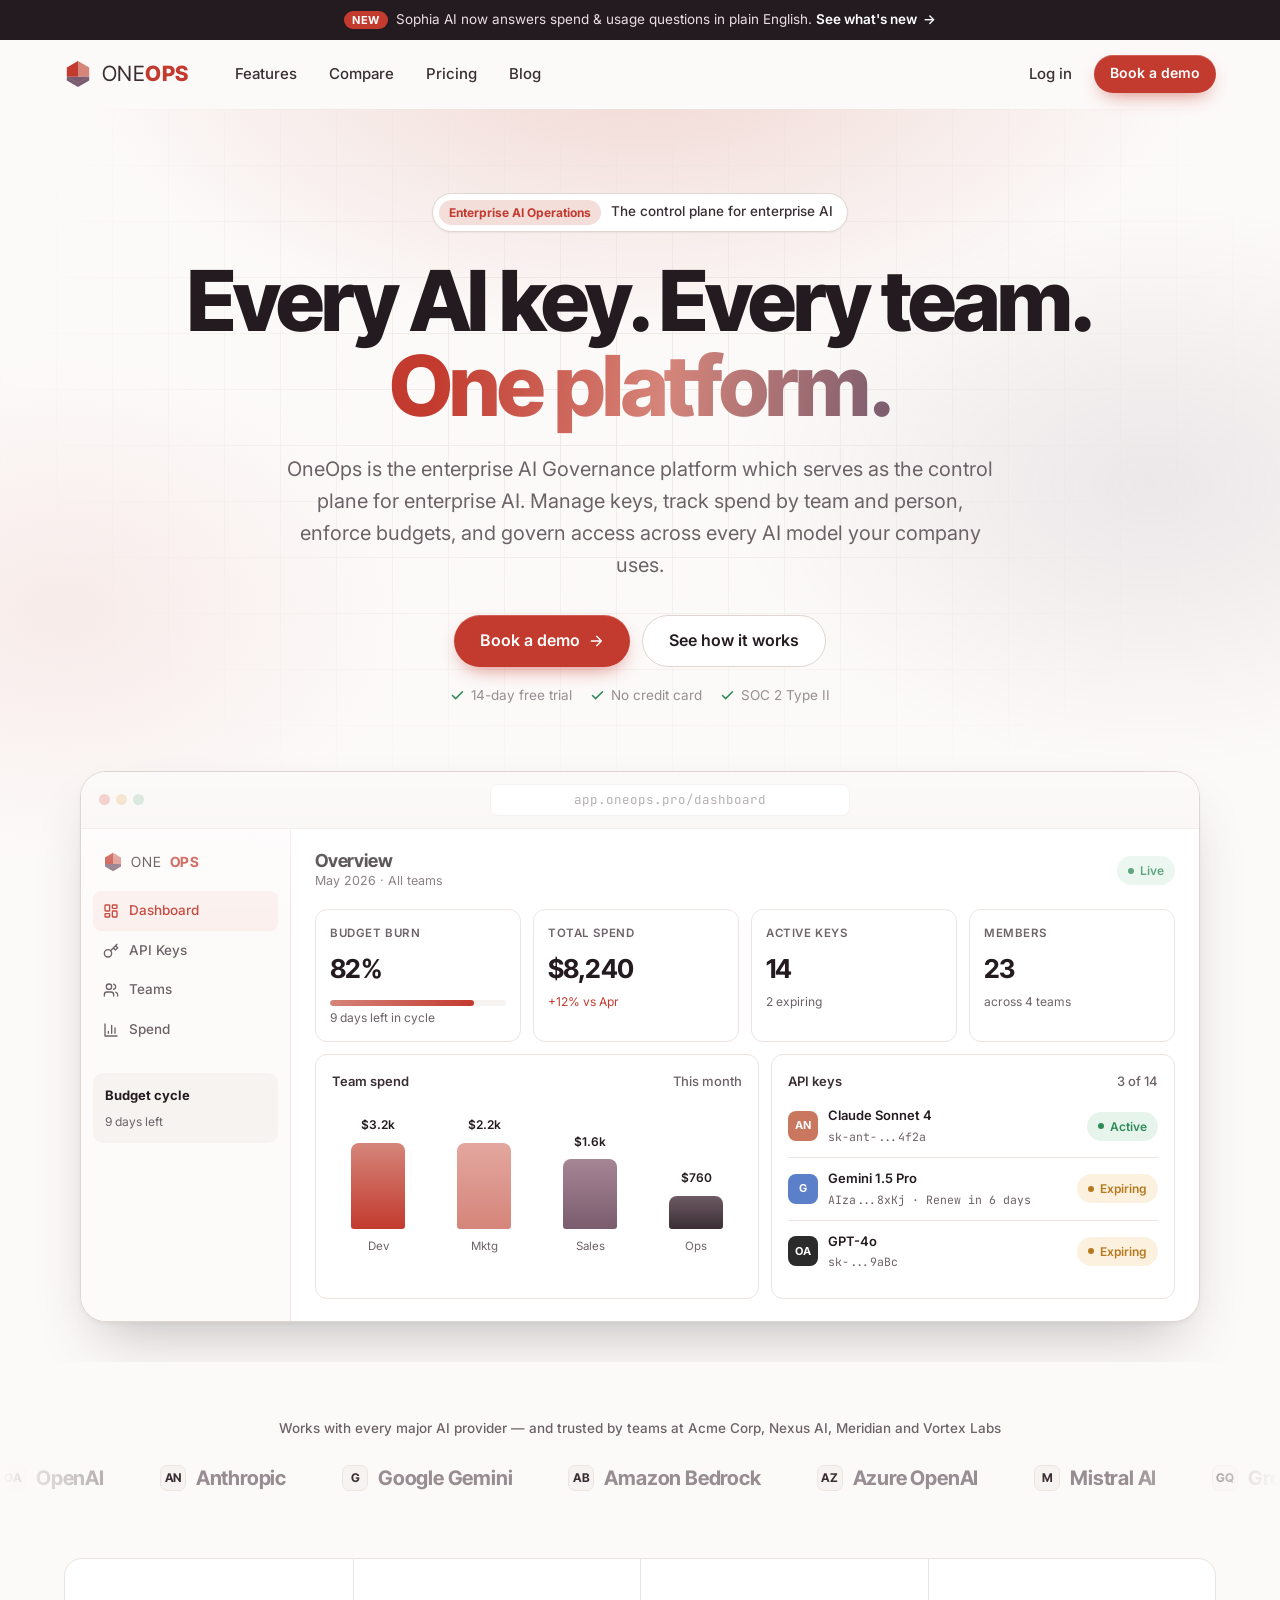
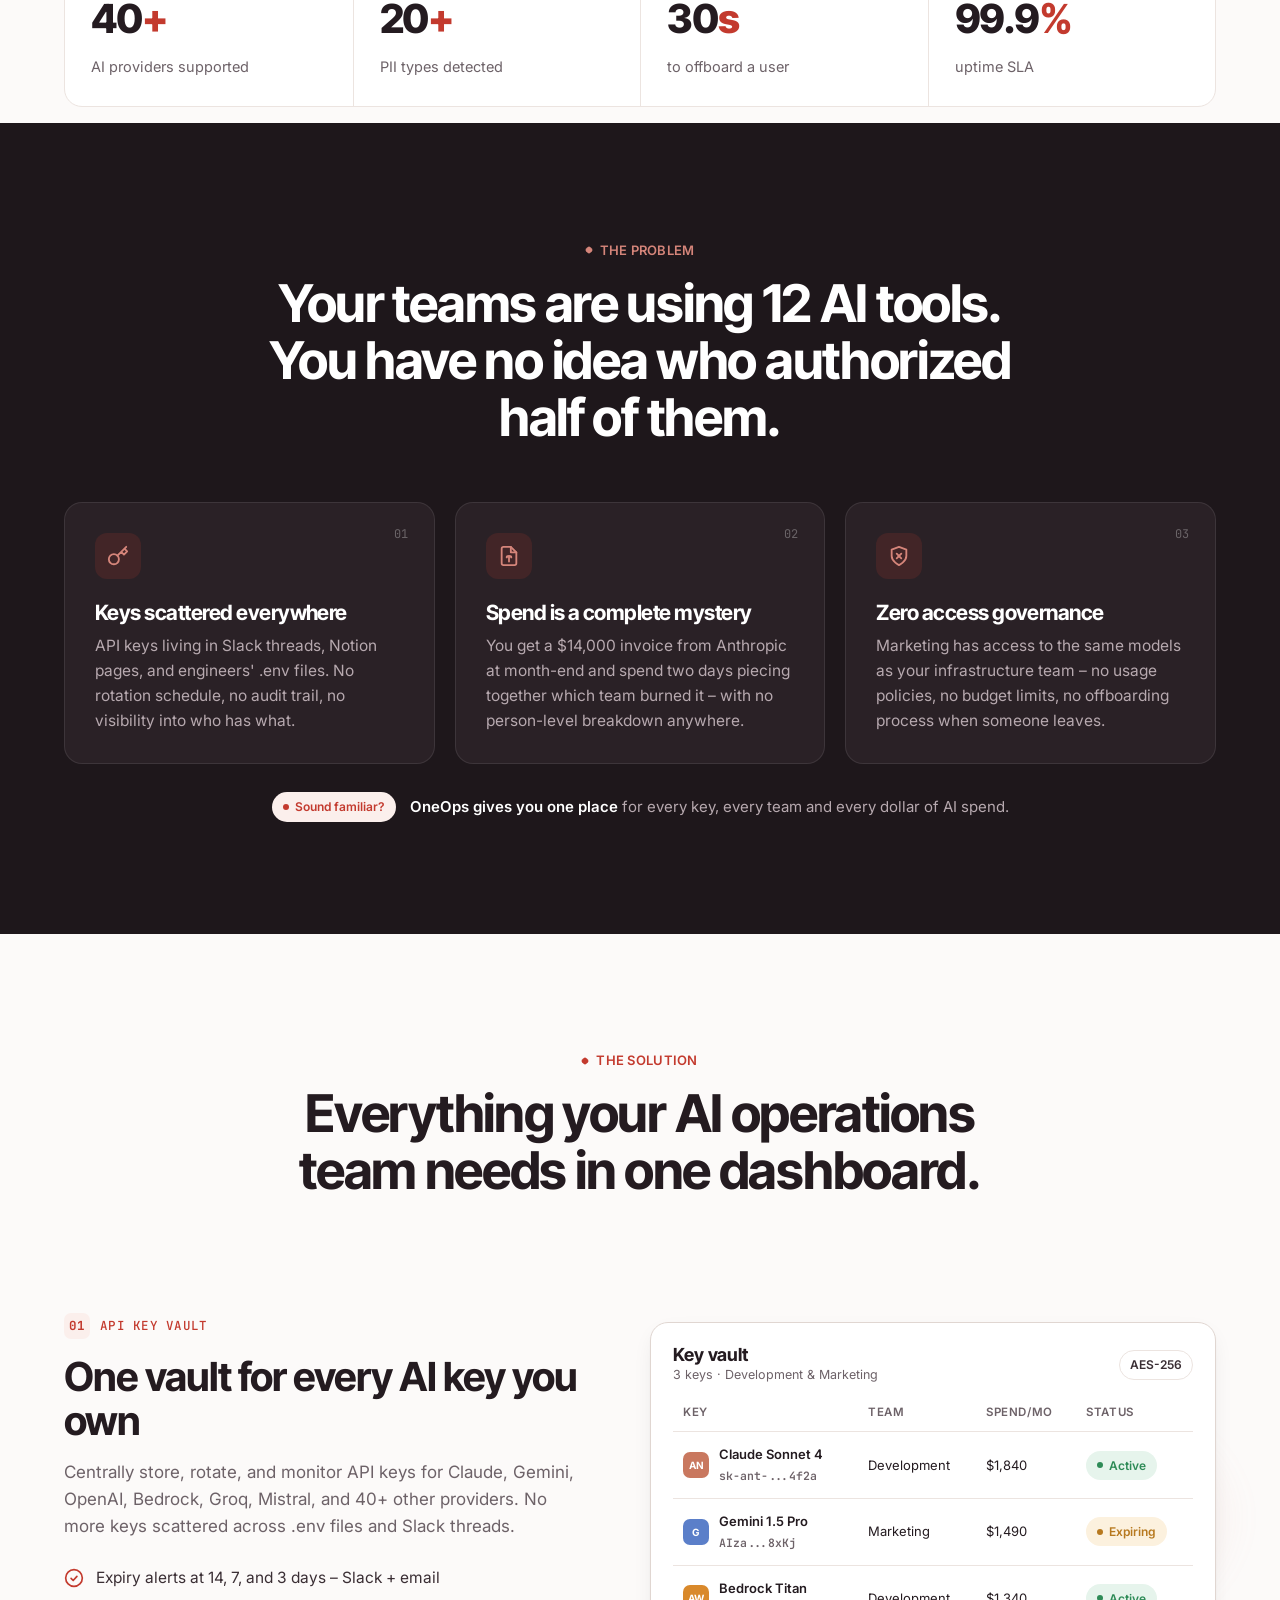
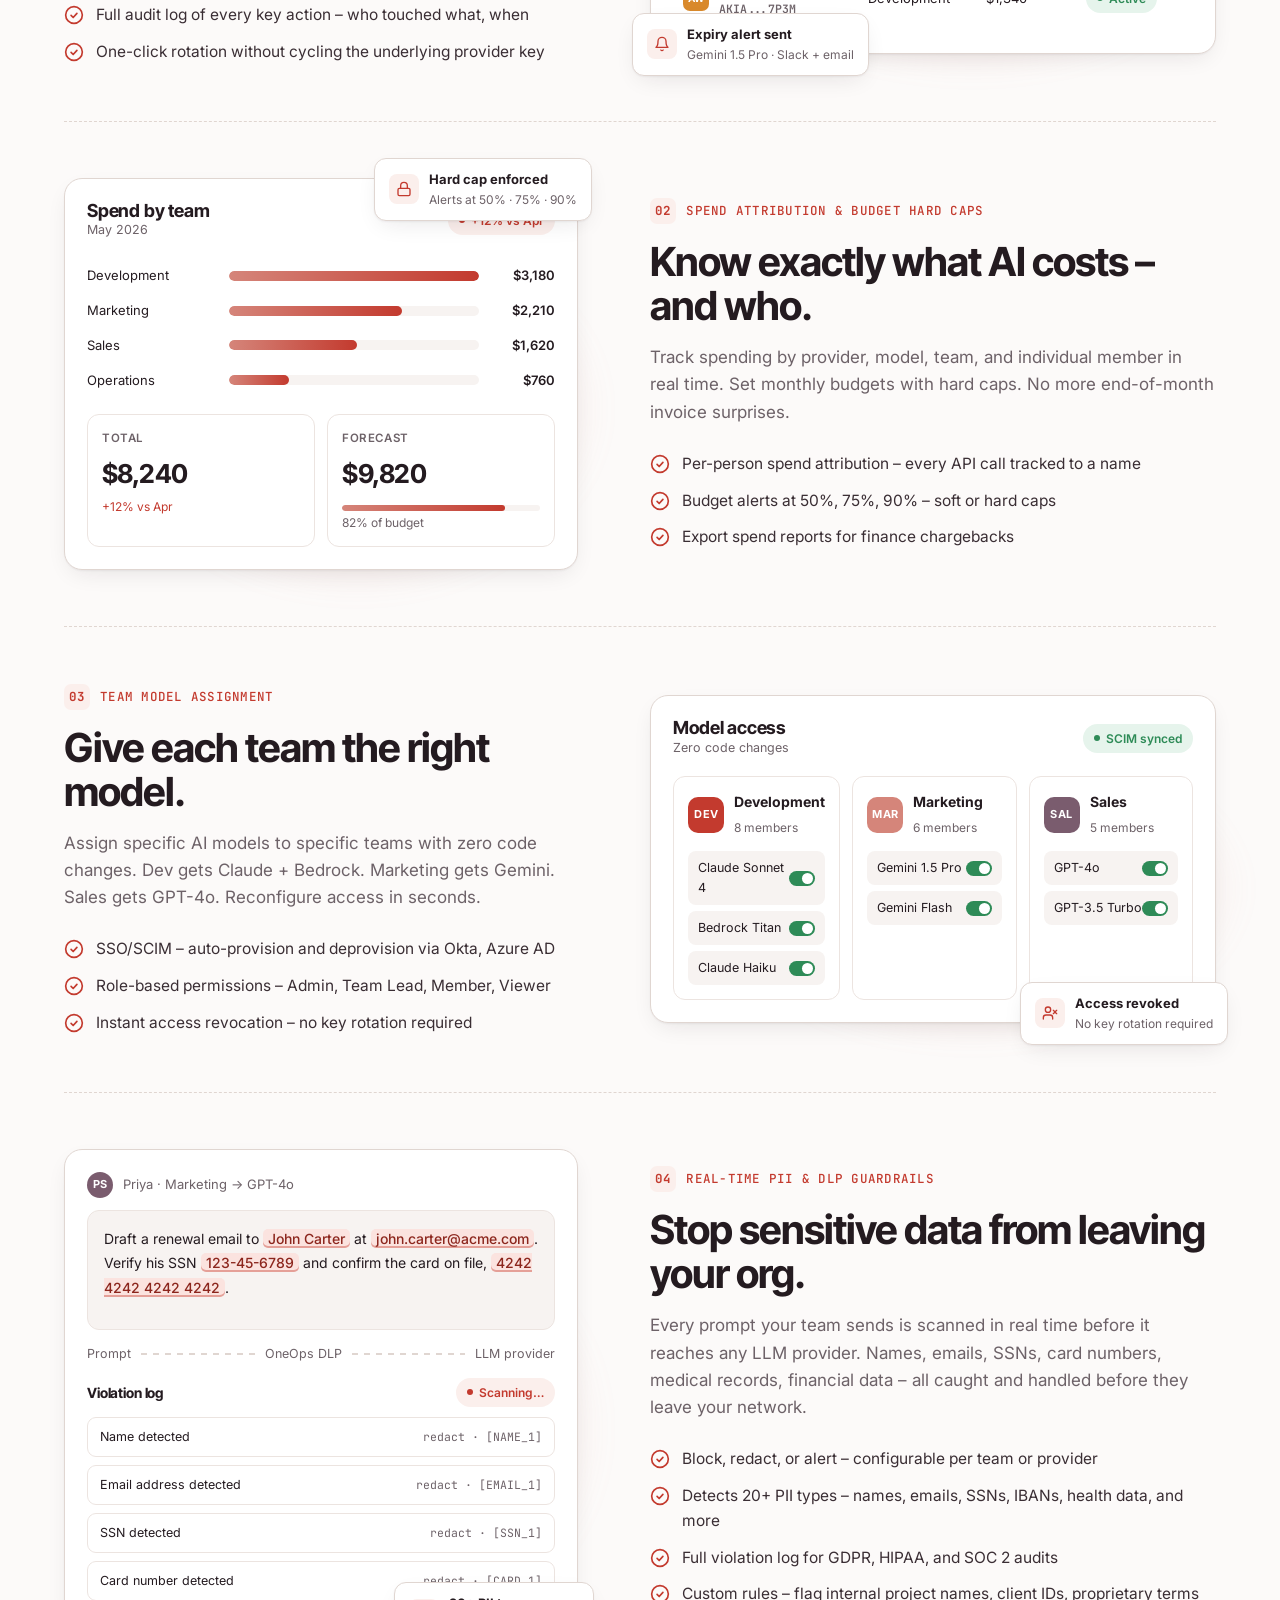
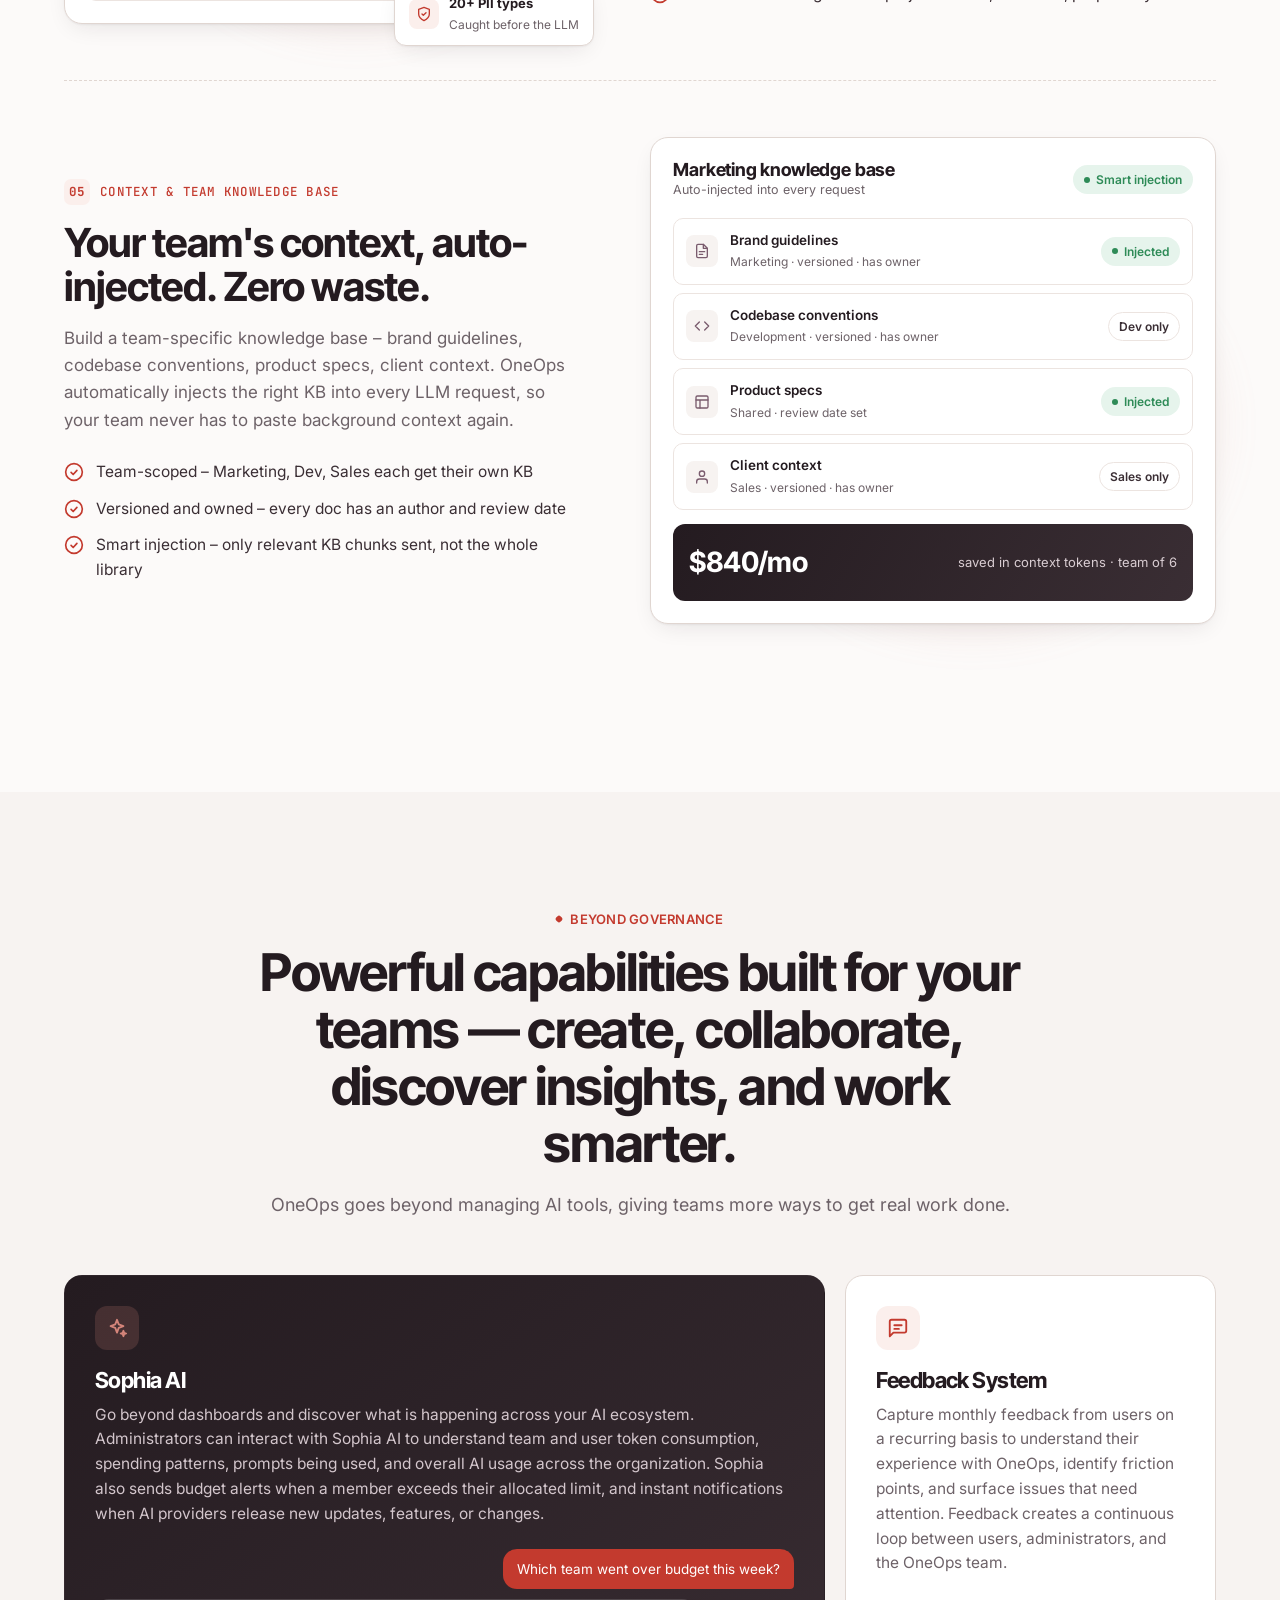
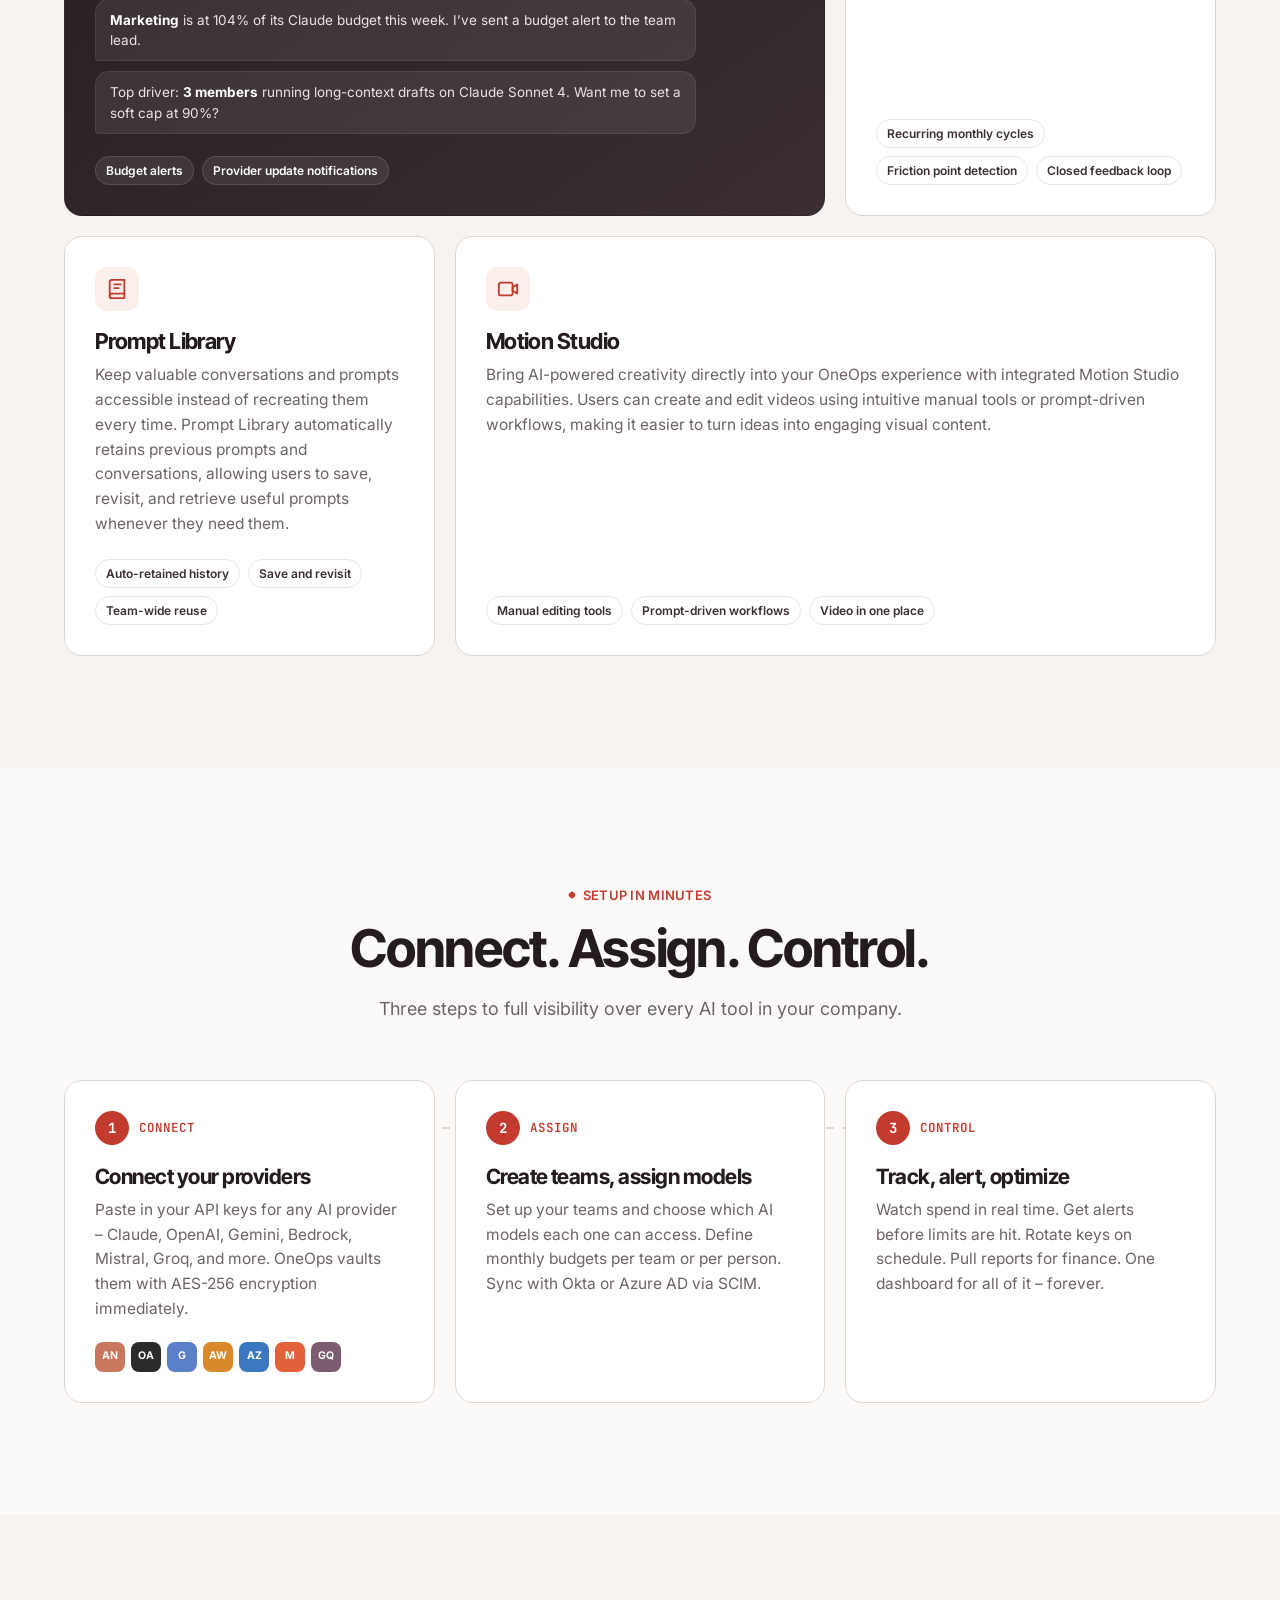
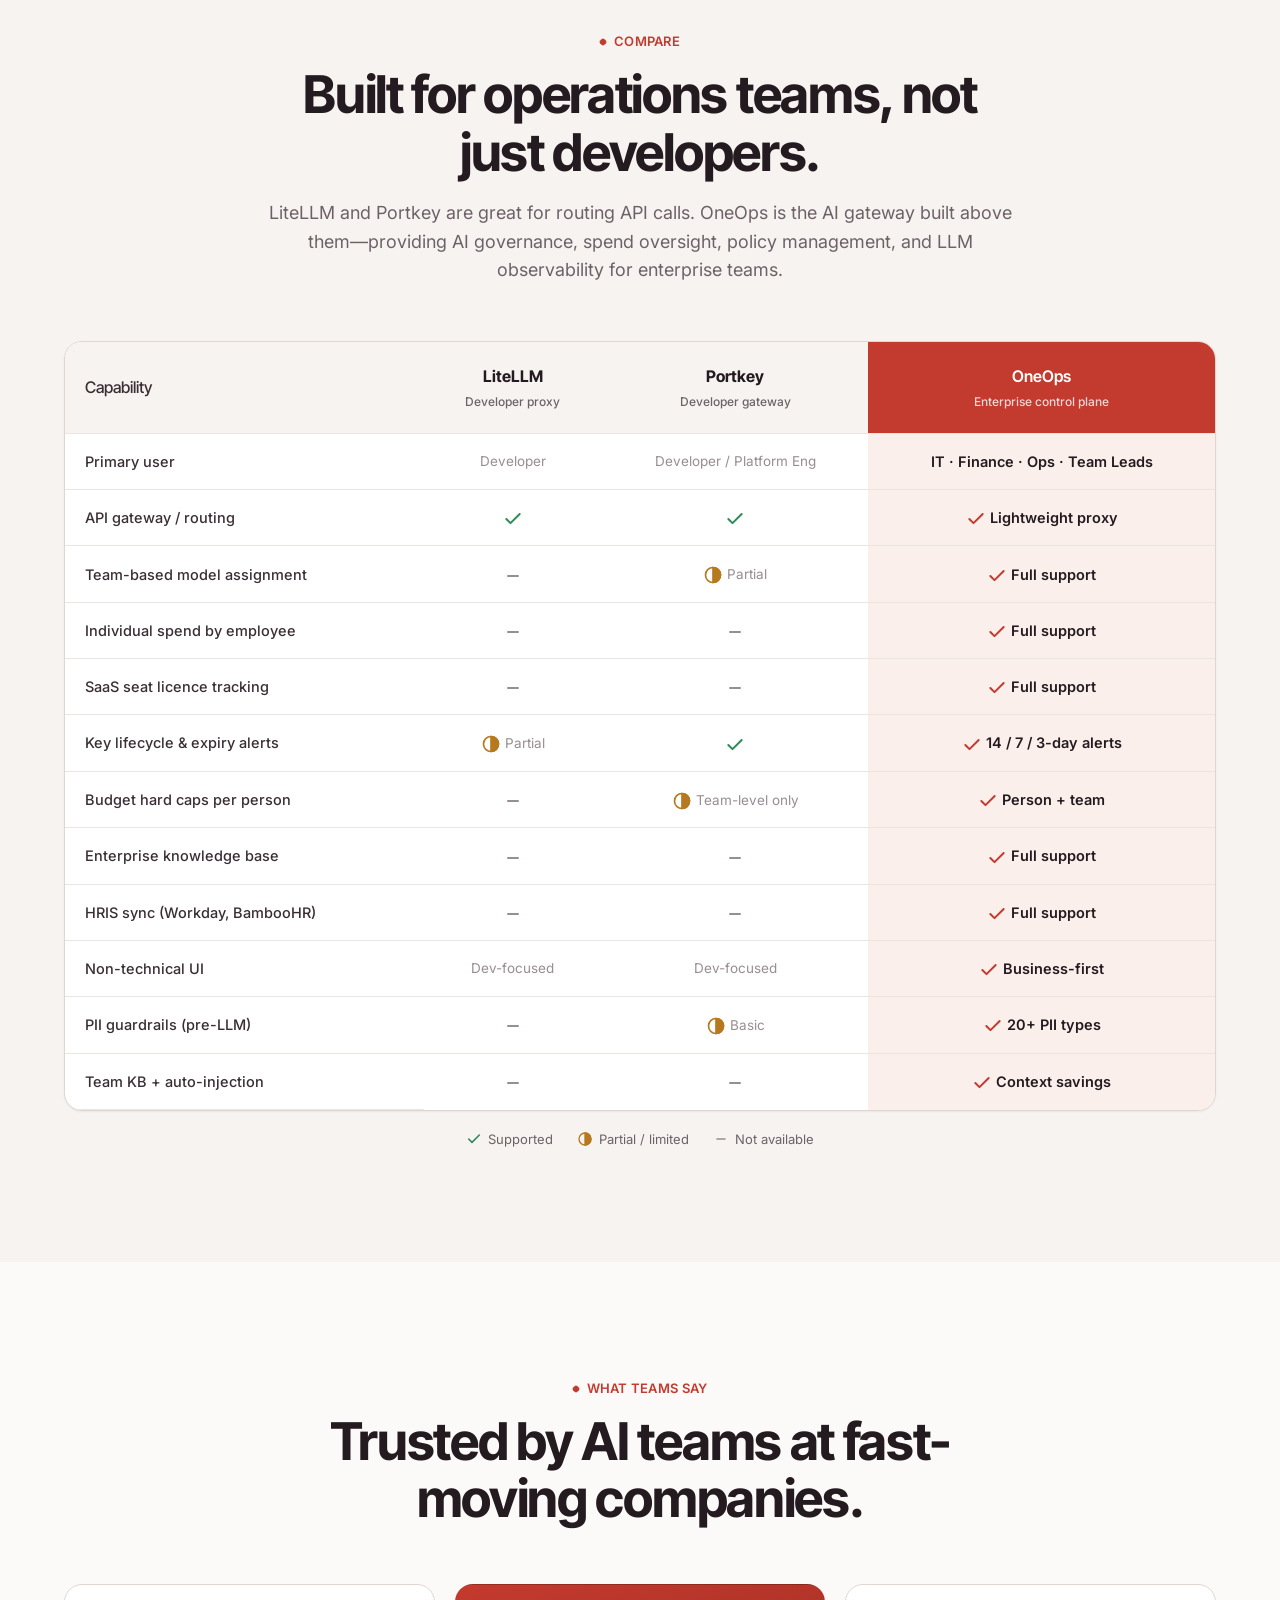
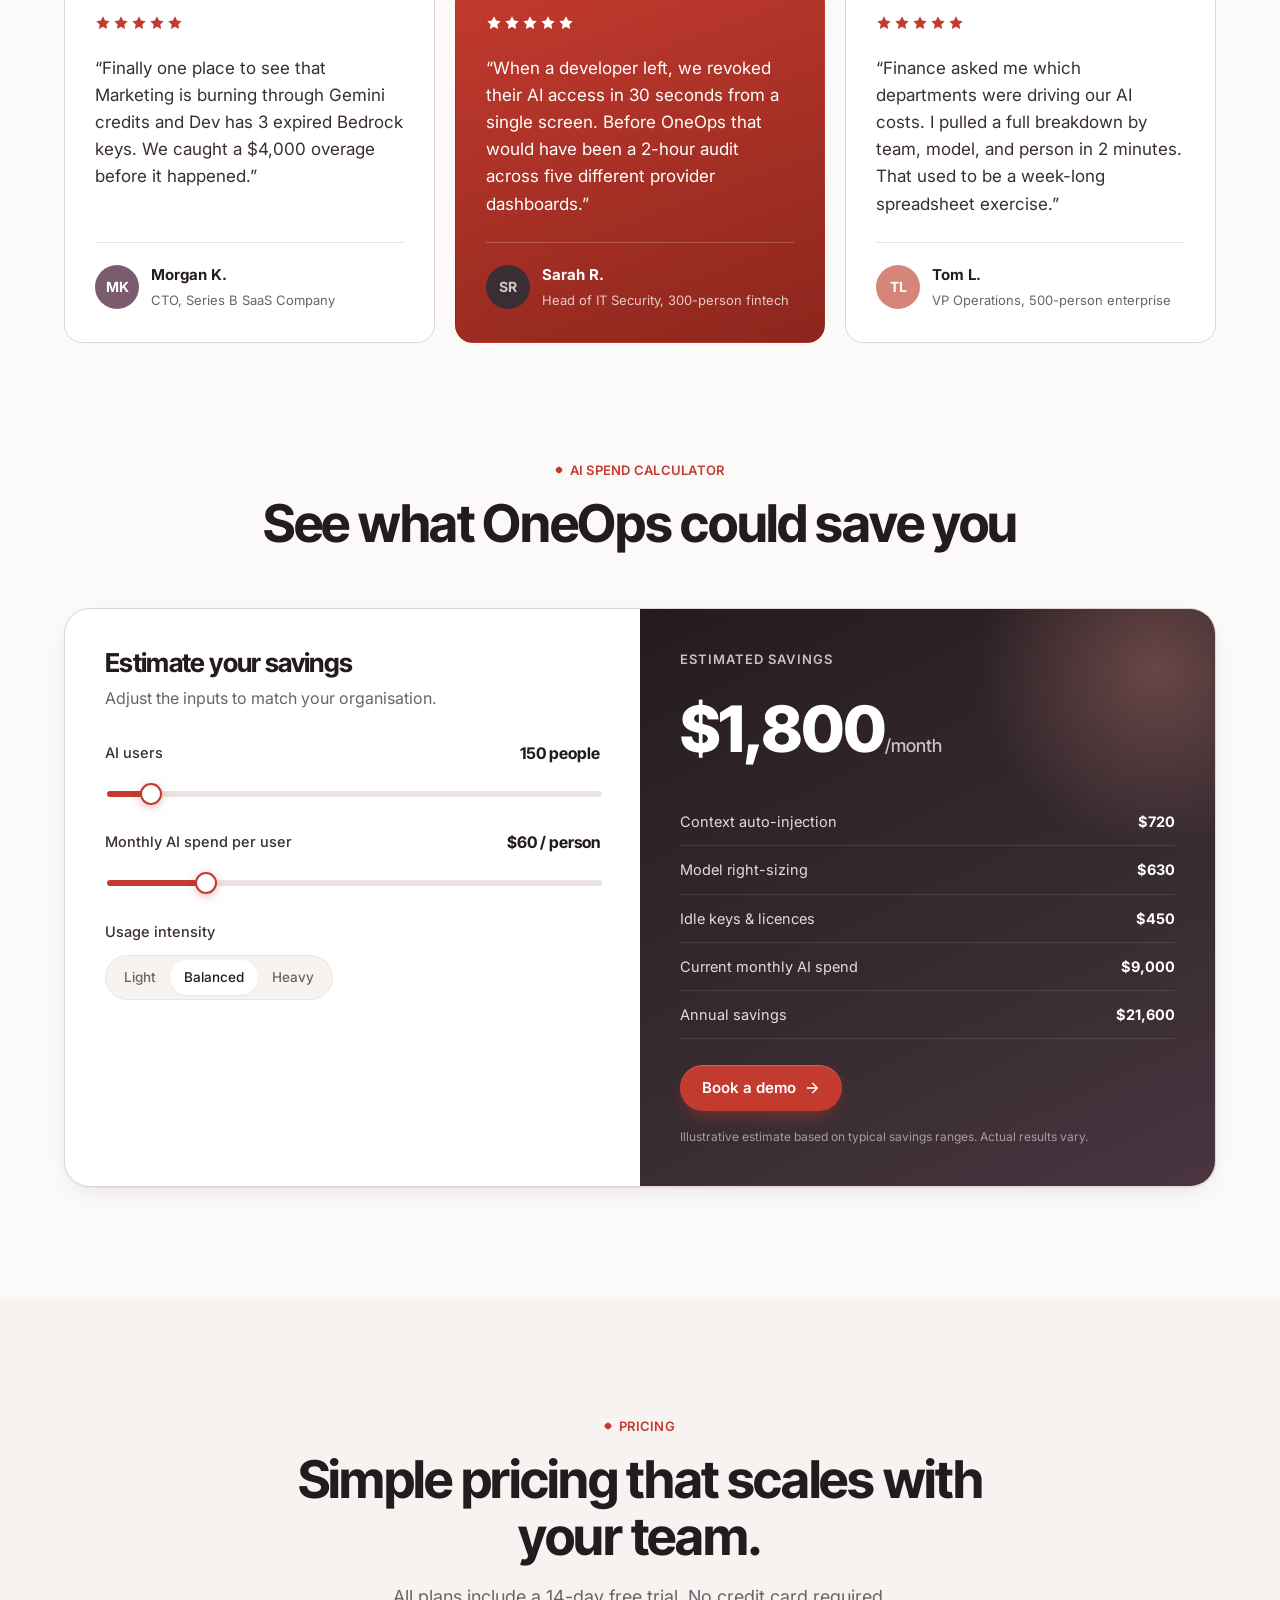
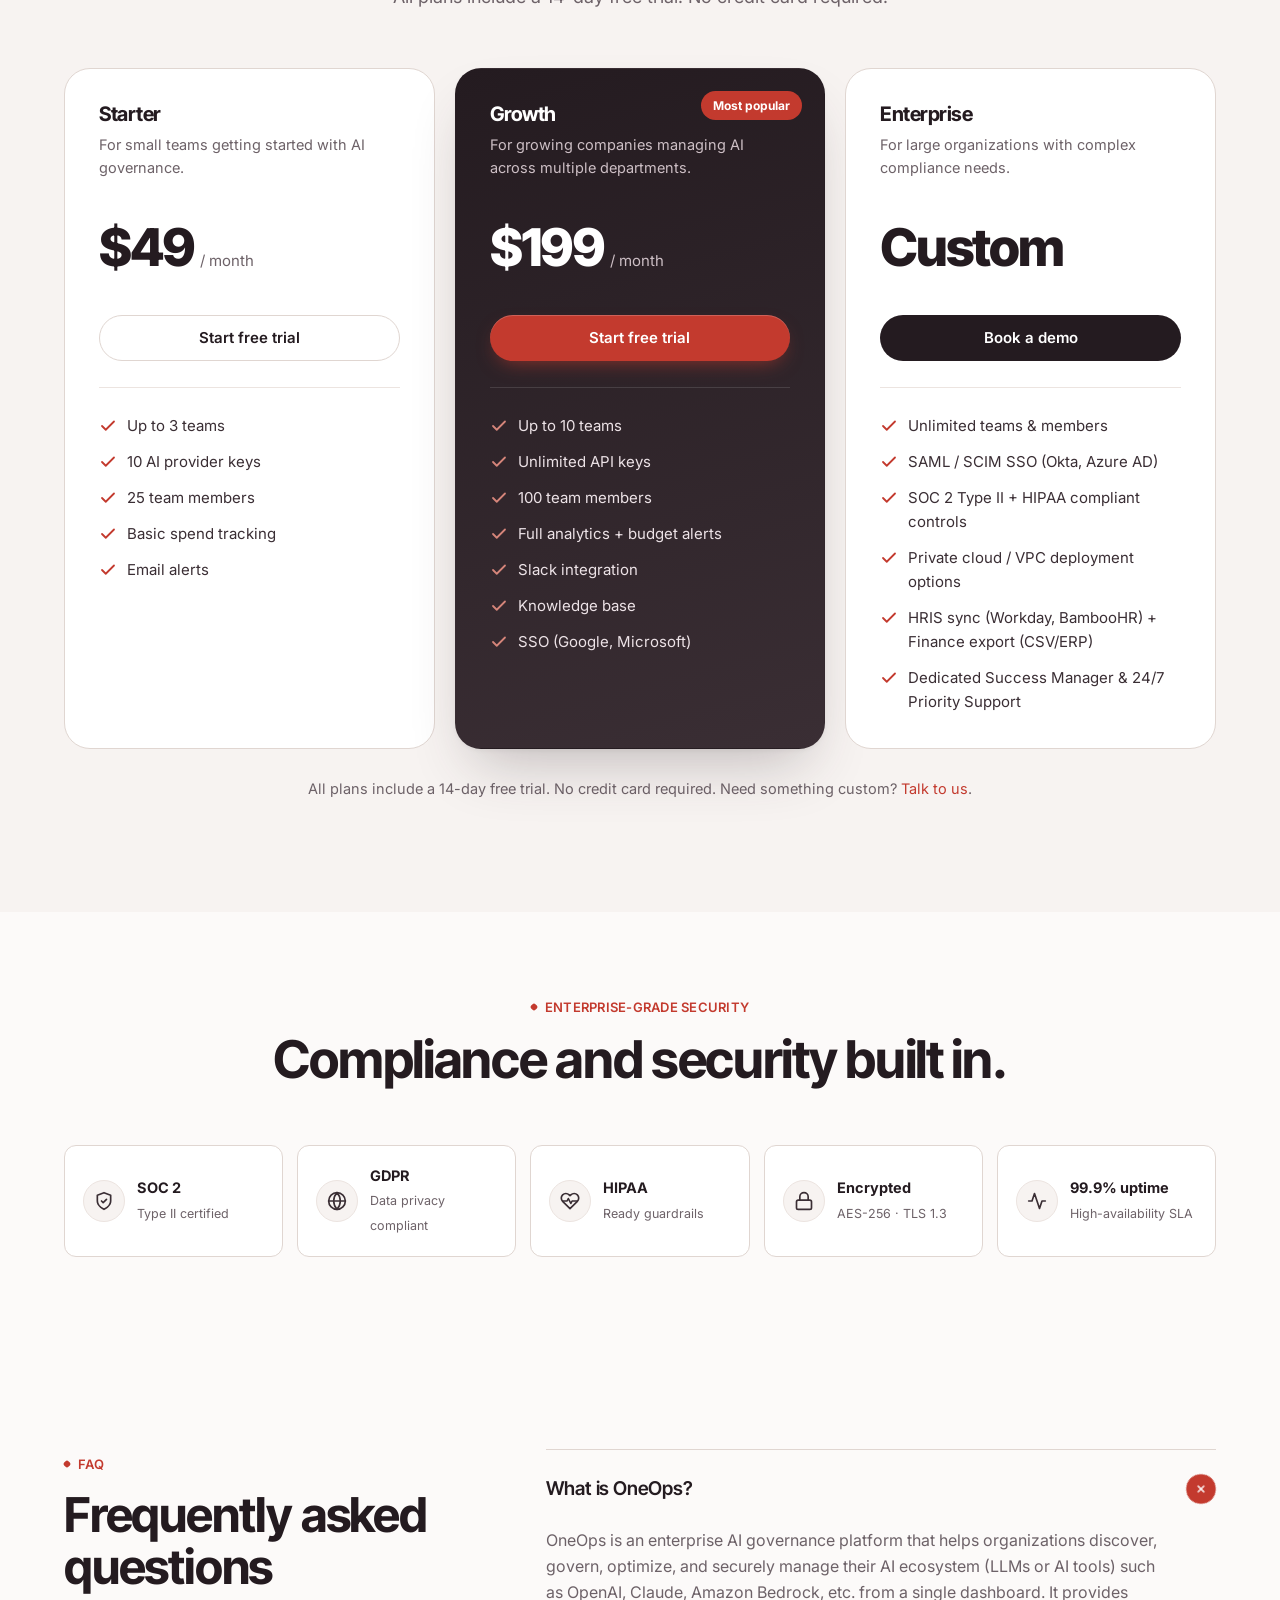
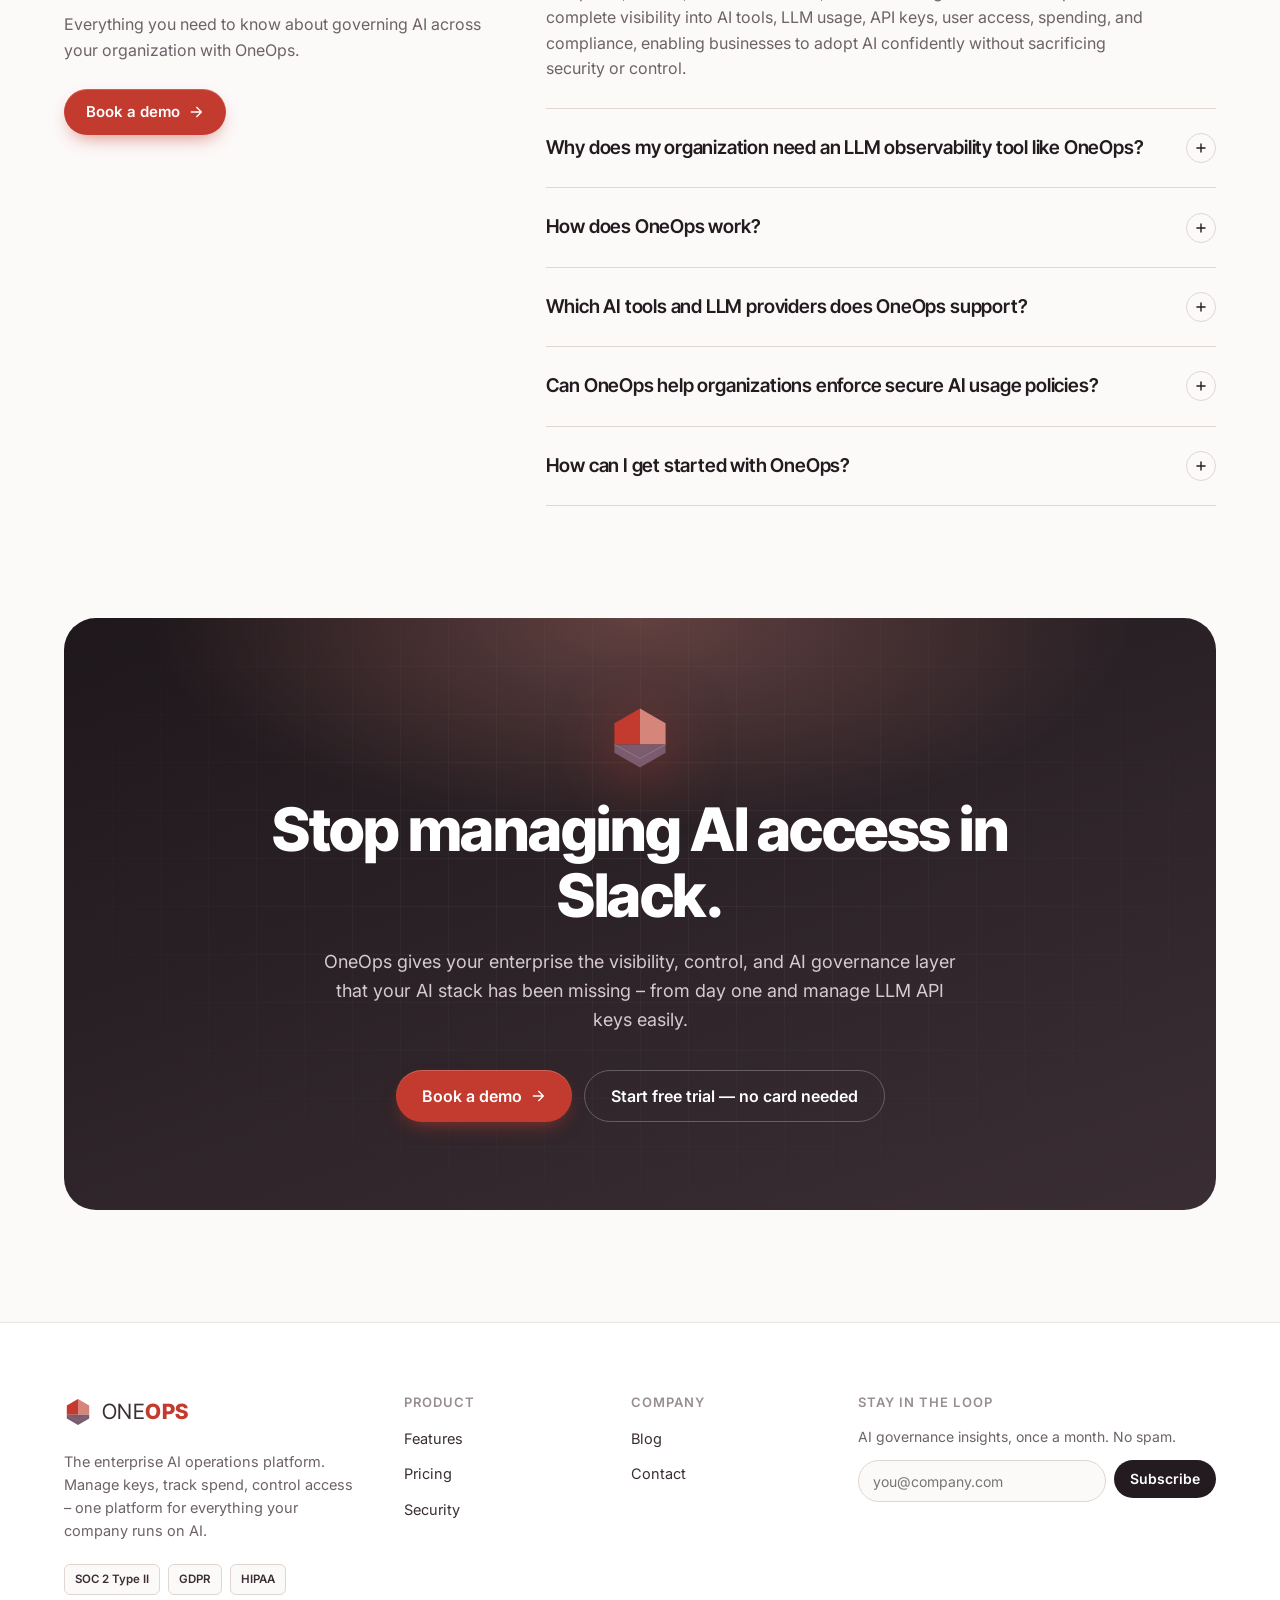
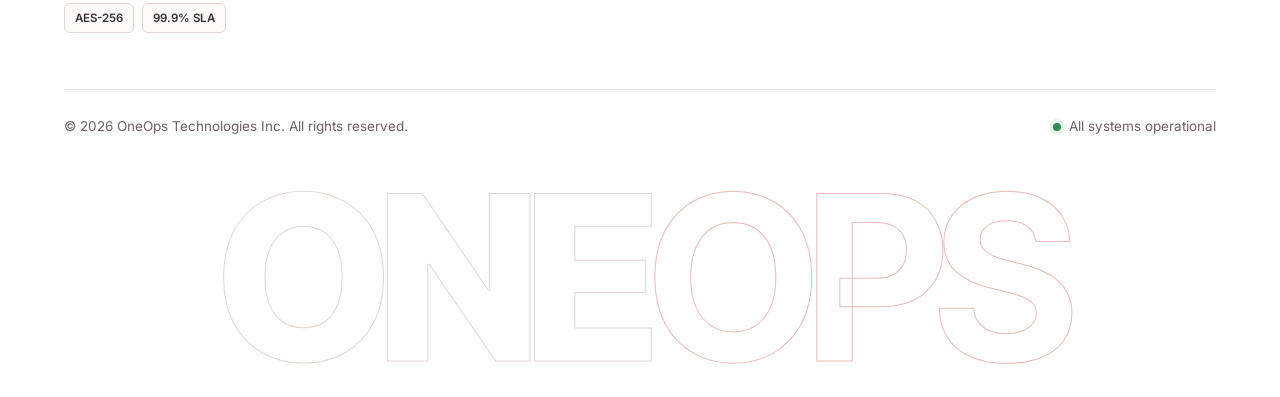
<file: index.html>
<!DOCTYPE html>
<html lang="en">
<head>
<meta charset="utf-8">
<meta name="viewport" content="width=device-width, initial-scale=1">
<title>OneOps | Enterprise AI Governance Platform</title>
<meta name="description" content="OneOps is an AI governance platform designed to help organizations manage LLMs and AI tools responsibly, ensuring visibility, governance, and operational efficiency.">
<meta name="theme-color" content="#C33A2E">
<link rel="canonical" href="https://oneops.pro/">
<meta property="og:type" content="website">
<meta property="og:site_name" content="OneOps">
<meta property="og:url" content="https://oneops.pro/">
<meta property="og:title" content="OneOps | Enterprise AI Governance Platform">
<meta property="og:description" content="Every AI key. Every team. One platform. Manage keys, track spend by team and person, enforce budgets, and govern access across every AI model your company uses.">
<meta property="og:image" content="img/oneops-logo.png">
<meta name="twitter:card" content="summary_large_image">
<meta name="twitter:title" content="OneOps | Enterprise AI Governance Platform">
<meta name="twitter:description" content="OneOps is an AI governance platform designed to help organizations manage LLMs and AI tools responsibly, ensuring visibility, governance, and operational efficiency.">
<link rel="icon" type="image/png" href="img/favicon.png">
<link rel="preconnect" href="https://fonts.googleapis.com">
<link rel="preconnect" href="https://fonts.gstatic.com" crossorigin>
<link href="https://fonts.googleapis.com/css2?family=Inter:wght@400;500;600;700&family=Inter+Tight:wght@500;600;700;800&family=JetBrains+Mono:wght@400;500;600&display=swap" rel="stylesheet">
<link rel="stylesheet" href="css/style.css">
<script src="js/main.js" defer></script>
</head>
<body>

<div class="announce">
  <span class="tag">NEW</span><span class="hide-sm">Sophia AI now answers spend &amp; usage questions in plain English. </span><a href="index.html#beyond">See what's new <span aria-hidden="true">→</span></a>
</div>
<header class="nav" id="nav">
  <div class="container nav-inner">
    <a class="logo" href="index.html" aria-label="OneOps home">
      <svg viewBox="0 0 100 100" aria-hidden="true"><path d="M50 4 L90 27 L90 60 L50 60 Z" fill="#D5857A"/><path d="M50 4 L10 27 L10 60 L50 60 Z" fill="#C33A2E"/><path d="M10 60 L50 60 L90 60 L90 73 L50 96 L10 73 Z" fill="#7A5C6E"/><path d="M10 60 L50 82 L90 60" fill="none" stroke="#fff" stroke-opacity=".18" stroke-width="1.5"/></svg>
      <span>ONE</span><b>OPS</b>
    </a>
    <nav class="nav-links" aria-label="Primary">
      <a href="features.html">Features</a>
      <a href="index.html#compare">Compare</a>
      <a href="index.html#pricing">Pricing</a>
      <a href="blog.html">Blog</a>
    </nav>
    <div class="nav-cta">
      <a class="login" href="https://app.oneops.pro">Log in</a>
      <button class="btn btn-primary btn-sm" data-open-demo>Book a demo</button>
    </div>
    <button class="nav-toggle" aria-label="Open menu" aria-expanded="false"><span></span></button>
  </div>
</header>

<main id="main">

<!-- ================= HERO ================= -->
<section class="hero" aria-labelledby="hero-title">
  <div class="hero-bg"></div>
  <div class="hero-grid"></div>
  <div class="container">
    <div class="hero-copy">
      <span class="pill"><span class="dot">Enterprise AI Operations</span>The control plane for enterprise AI</span>
      <h1 id="hero-title">Every AI key. Every team. <span class="grad-text">One platform.</span></h1>
      <p class="lede">OneOps is the enterprise AI Governance platform which serves as the control plane for enterprise AI. Manage keys, track spend by team and person, enforce budgets, and govern access across every AI model your company uses.</p>
      <div class="hero-ctas">
        <button class="btn btn-primary" data-open-demo>Book a demo <svg viewBox="0 0 24 24" fill="none" stroke="currentColor" stroke-width="2" stroke-linecap="round" stroke-linejoin="round" aria-hidden="true"><path d="M5 12h14M13 5l7 7-7 7"/></svg></button>
        <a class="btn btn-ghost" href="#features">See how it works</a>
      </div>
      <div class="hero-note">
        <span><svg viewBox="0 0 24 24" fill="none" stroke="currentColor" stroke-width="2.4" stroke-linecap="round" stroke-linejoin="round" aria-hidden="true"><path d="M20 6L9 17l-5-5"/></svg>14-day free trial</span>
        <span><svg viewBox="0 0 24 24" fill="none" stroke="currentColor" stroke-width="2.4" stroke-linecap="round" stroke-linejoin="round" aria-hidden="true"><path d="M20 6L9 17l-5-5"/></svg>No credit card</span>
        <span><svg viewBox="0 0 24 24" fill="none" stroke="currentColor" stroke-width="2.4" stroke-linecap="round" stroke-linejoin="round" aria-hidden="true"><path d="M20 6L9 17l-5-5"/></svg>SOC 2 Type II</span>
      </div>
    </div>

    <!-- Dashboard mockup -->
    <div class="app-frame reveal" role="region" aria-label="OneOps dashboard preview">
      <div class="app-top">
        <div class="dots" aria-hidden="true"><i></i><i></i><i></i></div>
        <div class="app-url">app.oneops.pro/dashboard</div>
      </div>
      <div class="app-body">
        <div class="app-side">
          <div class="brand"><svg viewBox="0 0 100 100" aria-hidden="true"><path d="M50 4 L90 27 L90 60 L50 60 Z" fill="#D5857A"/><path d="M50 4 L10 27 L10 60 L50 60 Z" fill="#C33A2E"/><path d="M10 60 L50 60 L90 60 L90 73 L50 96 L10 73 Z" fill="#7A5C6E"/><path d="M10 60 L50 82 L90 60" fill="none" stroke="#fff" stroke-opacity=".18" stroke-width="1.5"/></svg><span>ONE</span><b>OPS</b></div>
          <button class="app-tab active" data-view="dashboard"><svg viewBox="0 0 24 24" fill="none" stroke="currentColor" stroke-width="2" stroke-linecap="round" stroke-linejoin="round" aria-hidden="true"><rect x="3" y="3" width="7" height="9" rx="1"/><rect x="14" y="3" width="7" height="5" rx="1"/><rect x="14" y="12" width="7" height="9" rx="1"/><rect x="3" y="16" width="7" height="5" rx="1"/></svg>Dashboard</button>
          <button class="app-tab" data-view="keys"><svg viewBox="0 0 24 24" fill="none" stroke="currentColor" stroke-width="2" stroke-linecap="round" stroke-linejoin="round" aria-hidden="true"><circle cx="7.5" cy="15.5" r="5.5"/><path d="M21 2l-9.6 9.6M15.5 7.5l3 3L22 7l-3-3"/></svg>API Keys</button>
          <button class="app-tab" data-view="teams"><svg viewBox="0 0 24 24" fill="none" stroke="currentColor" stroke-width="2" stroke-linecap="round" stroke-linejoin="round" aria-hidden="true"><path d="M16 21v-2a4 4 0 0 0-4-4H6a4 4 0 0 0-4 4v2"/><circle cx="9" cy="7" r="4"/><path d="M22 21v-2a4 4 0 0 0-3-3.87M16 3.13a4 4 0 0 1 0 7.75"/></svg>Teams</button>
          <button class="app-tab" data-view="spend"><svg viewBox="0 0 24 24" fill="none" stroke="currentColor" stroke-width="2" stroke-linecap="round" stroke-linejoin="round" aria-hidden="true"><path d="M3 3v18h18"/><path d="M18 17V9M13 17V5M8 17v-3"/></svg>Spend</button>
          <div class="side-foot"><b>Budget cycle</b>9 days left</div>
        </div>
        <div class="app-main">

          <!-- Dashboard view -->
          <div class="app-view active" data-view="dashboard">
            <div class="view-head">
              <div><h4>Overview</h4><div class="sub">May 2026 · All teams</div></div>
              <span class="chip ok">Live</span>
            </div>
            <div class="stat-row">
              <div class="stat">
                <div class="k">Budget burn</div>
                <div class="v">82%</div>
                <div class="meter"><i data-w="82"></i></div>
                <div class="d">9 days left in cycle</div>
              </div>
              <div class="stat">
                <div class="k">Total spend</div>
                <div class="v"><span data-count="8240" data-prefix="$">$8,240</span></div>
                <div class="d up">+12% vs Apr</div>
              </div>
              <div class="stat">
                <div class="k">Active keys</div>
                <div class="v"><span data-count="14">14</span></div>
                <div class="d">2 expiring</div>
              </div>
              <div class="stat">
                <div class="k">Members</div>
                <div class="v"><span data-count="23">23</span></div>
                <div class="d">across 4 teams</div>
              </div>
            </div>
            <div class="panels">
              <div class="panel">
                <h5>Team spend <span>This month</span></h5>
                <div class="bars">
                  <div class="bar"><b>$3.2k</b><i data-h="100"></i><span>Dev</span></div>
                  <div class="bar"><b>$2.2k</b><i data-h="69"></i><span>Mktg</span></div>
                  <div class="bar"><b>$1.6k</b><i data-h="50"></i><span>Sales</span></div>
                  <div class="bar"><b>$760</b><i data-h="24"></i><span>Ops</span></div>
                </div>
              </div>
              <div class="panel">
                <h5>API keys <span>3 of 14</span></h5>
                <ul class="keylist">
                  <li><span class="prov p-anth" aria-hidden="true">AN</span><div class="meta"><b>Claude Sonnet 4</b><code>sk-ant-...4f2a</code></div><span class="chip ok">Active</span></li>
                  <li><span class="prov p-goog" aria-hidden="true">G</span><div class="meta"><b>Gemini 1.5 Pro</b><code>AIza...8xKj · Renew in 6 days</code></div><span class="chip warn">Expiring</span></li>
                  <li><span class="prov p-oai" aria-hidden="true">OA</span><div class="meta"><b>GPT-4o</b><code>sk-...9aBc</code></div><span class="chip warn">Expiring</span></li>
                </ul>
              </div>
            </div>
          </div>

          <!-- Keys view -->
          <div class="app-view" data-view="keys">
            <div class="view-head">
              <div><h4>API Keys</h4><div class="sub">14 active · 2 expiring</div></div>
              <span class="chip">Vault · AES-256</span>
            </div>
            <div class="table-wrap">
              <table class="table">
                <thead><tr><th scope="col">Key</th><th scope="col">Team</th><th scope="col">Spend/mo</th><th scope="col">Status</th></tr></thead>
                <tbody>
                  <tr><td><div class="name"><span class="p-anth" aria-hidden="true" style="width:26px;height:26px;border-radius:7px;display:grid;place-items:center;font-size:10px;font-weight:700;color:#fff;flex:none">AN</span><div>Claude Sonnet 4<br><code>sk-ant-...4f2a</code></div></div></td><td>Development</td><td>$1,840</td><td><span class="chip ok">Active</span></td></tr>
                  <tr><td><div class="name"><span class="p-goog" aria-hidden="true" style="width:26px;height:26px;border-radius:7px;display:grid;place-items:center;font-size:10px;font-weight:700;color:#fff;flex:none">G</span><div>Gemini 1.5 Pro<br><code>AIza...8xKj</code></div></div></td><td>Marketing</td><td>$1,490</td><td><span class="chip warn">Expiring</span></td></tr>
                  <tr><td><div class="name"><span class="p-aws" aria-hidden="true" style="width:26px;height:26px;border-radius:7px;display:grid;place-items:center;font-size:10px;font-weight:700;color:#fff;flex:none">AW</span><div>Bedrock Titan<br><code>AKIA...7P3M</code></div></div></td><td>Development</td><td>$1,340</td><td><span class="chip ok">Active</span></td></tr>
                  <tr><td><div class="name"><span class="p-oai" aria-hidden="true" style="width:26px;height:26px;border-radius:7px;display:grid;place-items:center;font-size:10px;font-weight:700;color:#fff;flex:none">OA</span><div>GPT-4o<br><code>sk-...9aBc</code></div></div></td><td>Sales</td><td>$1,120</td><td><span class="chip warn">Expiring</span></td></tr>
                  <tr><td><div class="name"><span class="p-mis" aria-hidden="true" style="width:26px;height:26px;border-radius:7px;display:grid;place-items:center;font-size:10px;font-weight:700;color:#fff;flex:none">M</span><div>Mistral Large<br><code>mst-...2dQe</code></div></div></td><td>Operations</td><td>$410</td><td><span class="chip ok">Active</span></td></tr>
                </tbody>
              </table>
            </div>
          </div>

          <!-- Teams view -->
          <div class="app-view" data-view="teams">
            <div class="view-head">
              <div><h4>Teams &amp; model access</h4><div class="sub">4 teams · 23 members</div></div>
              <span class="chip ok">SCIM synced</span>
            </div>
            <div class="team-grid">
              <div class="team-card">
                <div class="t"><div class="badge" style="background:var(--red)" aria-hidden="true">DEV</div><div><b>Development</b><span>8 members</span></div></div>
                <div class="models"><span>Claude Sonnet 4 <i class="toggle" aria-label="Enabled"></i></span><span>Bedrock Titan <i class="toggle" aria-label="Enabled"></i></span><span>Claude Haiku <i class="toggle" aria-label="Enabled"></i></span></div>
              </div>
              <div class="team-card">
                <div class="t"><div class="badge" style="background:var(--salmon)" aria-hidden="true">MAR</div><div><b>Marketing</b><span>6 members</span></div></div>
                <div class="models"><span>Gemini 1.5 Pro <i class="toggle" aria-label="Enabled"></i></span><span>Gemini Flash <i class="toggle" aria-label="Enabled"></i></span></div>
              </div>
              <div class="team-card">
                <div class="t"><div class="badge" style="background:var(--mauve)" aria-hidden="true">SAL</div><div><b>Sales</b><span>5 members</span></div></div>
                <div class="models"><span>GPT-4o <i class="toggle" aria-label="Enabled"></i></span><span>GPT-3.5 Turbo <i class="toggle" aria-label="Enabled"></i></span></div>
              </div>
            </div>
          </div>

          <!-- Spend view -->
          <div class="app-view" data-view="spend">
            <div class="view-head">
              <div><h4>Spend by provider</h4><div class="sub">May 2026 · All teams</div></div>
              <span class="chip red">82% of budget</span>
            </div>
            <ul class="hbars">
              <li><span>OpenAI</span><span class="track"><i data-w="100"></i></span><b>$4,120</b></li>
              <li><span>Claude</span><span class="track"><i data-w="81"></i></span><b>$3,340</b></li>
              <li><span>Gemini</span><span class="track"><i data-w="43"></i></span><b>$1,780</b></li>
              <li><span>Bedrock</span><span class="track"><i data-w="33"></i></span><b>$1,340</b></li>
              <li><span>Azure</span><span class="track"><i data-w="27"></i></span><b>$1,105</b></li>
            </ul>
            <div class="alert-box" role="note">
              <svg viewBox="0 0 24 24" fill="none" stroke="currentColor" stroke-width="2" stroke-linecap="round" stroke-linejoin="round" aria-hidden="true"><path d="M10.29 3.86L1.82 18a2 2 0 0 0 1.71 3h16.94a2 2 0 0 0 1.71-3L13.71 3.86a2 2 0 0 0-3.42 0z"/><path d="M12 9v4M12 17h.01"/></svg>
              <div><b>Marketing · Claude budget 82% used</b> — projected to exceed in 6 days</div>
            </div>
          </div>

        </div>
      </div>
    </div>
  </div>
</section>

<!-- ================= LOGOS ================= -->
<section class="logos" aria-label="Supported providers and customers">
  <div class="container">
    <p>Works with every major AI provider — and trusted by teams at Acme Corp, Nexus AI, Meridian and Vortex Labs</p>
  </div>
  <div class="marquee">
    <div class="marquee-track">
      <span class="marquee-item"><i aria-hidden="true">OA</i>OpenAI</span>
      <span class="marquee-item"><i aria-hidden="true">AN</i>Anthropic</span>
      <span class="marquee-item"><i aria-hidden="true">G</i>Google Gemini</span>
      <span class="marquee-item"><i aria-hidden="true">AB</i>Amazon Bedrock</span>
      <span class="marquee-item"><i aria-hidden="true">AZ</i>Azure OpenAI</span>
      <span class="marquee-item"><i aria-hidden="true">M</i>Mistral AI</span>
      <span class="marquee-item"><i aria-hidden="true">GQ</i>Groq</span>
      <span class="marquee-item"><i aria-hidden="true">C</i>Cohere</span>
      <span class="marquee-item"><i aria-hidden="true">ML</i>Meta Llama</span>
      <span class="marquee-item"><i aria-hidden="true">DS</i>DeepSeek</span>
      <span class="marquee-item" aria-hidden="true"><i>OA</i>OpenAI</span>
      <span class="marquee-item" aria-hidden="true"><i>AN</i>Anthropic</span>
      <span class="marquee-item" aria-hidden="true"><i>G</i>Google Gemini</span>
      <span class="marquee-item" aria-hidden="true"><i>AB</i>Amazon Bedrock</span>
      <span class="marquee-item" aria-hidden="true"><i>AZ</i>Azure OpenAI</span>
      <span class="marquee-item" aria-hidden="true"><i>M</i>Mistral AI</span>
      <span class="marquee-item" aria-hidden="true"><i>GQ</i>Groq</span>
      <span class="marquee-item" aria-hidden="true"><i>C</i>Cohere</span>
      <span class="marquee-item" aria-hidden="true"><i>ML</i>Meta Llama</span>
      <span class="marquee-item" aria-hidden="true"><i>DS</i>DeepSeek</span>
    </div>
  </div>
</section>

<!-- ================= STATS ================= -->
<section class="stats-band" aria-label="OneOps at a glance">
  <div class="container">
    <div class="stats-grid reveal">
      <div><div class="n"><span data-count="40">40</span><em>+</em></div><div class="l">AI providers supported</div></div>
      <div><div class="n"><span data-count="20">20</span><em>+</em></div><div class="l">PII types detected</div></div>
      <div><div class="n"><span data-count="30">30</span><em>s</em></div><div class="l">to offboard a user</div></div>
      <div><div class="n"><span data-count="99.9" data-decimals="1">99.9</span><em>%</em></div><div class="l">uptime SLA</div></div>
    </div>
  </div>
</section>

<!-- ================= PROBLEM ================= -->
<section class="section dark" id="problem" aria-labelledby="problem-title">
  <div class="container">
    <div class="section-head reveal">
      <span class="eyebrow">The problem</span>
      <h2 id="problem-title">Your teams are using 12 AI tools. You have no idea who authorized half of them.</h2>
    </div>
    <div class="problem-grid">
      <article class="problem-card reveal">
        <span class="num">01</span>
        <div class="ic"><svg viewBox="0 0 24 24" fill="none" stroke="currentColor" stroke-width="2" stroke-linecap="round" stroke-linejoin="round" aria-hidden="true"><circle cx="7.5" cy="15.5" r="5.5"/><path d="M21 2l-9.6 9.6M15.5 7.5l3 3L22 7l-3-3"/></svg></div>
        <h3>Keys scattered everywhere</h3>
        <p>API keys living in Slack threads, Notion pages, and engineers' .env files. No rotation schedule, no audit trail, no visibility into who has what.</p>
      </article>
      <article class="problem-card reveal d1">
        <span class="num">02</span>
        <div class="ic"><svg viewBox="0 0 24 24" fill="none" stroke="currentColor" stroke-width="2" stroke-linecap="round" stroke-linejoin="round" aria-hidden="true"><path d="M14 2H6a2 2 0 0 0-2 2v16a2 2 0 0 0 2 2h12a2 2 0 0 0 2-2V8z"/><path d="M14 2v6h6M12 18v-6M9.5 13.5c0-.8.9-1.5 2.5-1.5s2.5.7 2.5 1.5"/></svg></div>
        <h3>Spend is a complete mystery</h3>
        <p>You get a $14,000 invoice from Anthropic at month-end and spend two days piecing together which team burned it – with no person-level breakdown anywhere.</p>
      </article>
      <article class="problem-card reveal d2">
        <span class="num">03</span>
        <div class="ic"><svg viewBox="0 0 24 24" fill="none" stroke="currentColor" stroke-width="2" stroke-linecap="round" stroke-linejoin="round" aria-hidden="true"><path d="M12 22s8-4 8-10V5l-8-3-8 3v7c0 6 8 10 8 10z"/><path d="M9.5 9.5l5 5M14.5 9.5l-5 5"/></svg></div>
        <h3>Zero access governance</h3>
        <p>Marketing has access to the same models as your infrastructure team – no usage policies, no budget limits, no offboarding process when someone leaves.</p>
      </article>
    </div>
    <p class="problem-quote reveal"><span class="chip red">Sound familiar?</span> <span><strong>OneOps gives you one place</strong> for every key, every team and every dollar of AI spend.</span></p>
  </div>
</section>

<!-- ================= SOLUTION / FEATURES ================= -->
<section class="section" id="features" aria-labelledby="features-title">
  <div class="container">
    <div class="section-head reveal">
      <span class="eyebrow">The solution</span>
      <h2 id="features-title">Everything your AI operations team needs in one dashboard.</h2>
    </div>

    <!-- 01 Key vault -->
    <div class="feature">
      <div class="feature-copy reveal">
        <span class="tagline"><b>01</b>API KEY VAULT</span>
        <h3>One vault for every AI key you own</h3>
        <p>Centrally store, rotate, and monitor API keys for Claude, Gemini, OpenAI, Bedrock, Groq, Mistral, and 40+ other providers. No more keys scattered across .env files and Slack threads.</p>
        <ul class="checks">
          <li><svg viewBox="0 0 24 24" fill="none" stroke="currentColor" stroke-width="2" stroke-linecap="round" stroke-linejoin="round" aria-hidden="true"><circle cx="12" cy="12" r="10"/><path d="M8.5 12.5l2.5 2.5 4.5-5"/></svg>Expiry alerts at 14, 7, and 3 days – Slack + email</li>
          <li><svg viewBox="0 0 24 24" fill="none" stroke="currentColor" stroke-width="2" stroke-linecap="round" stroke-linejoin="round" aria-hidden="true"><circle cx="12" cy="12" r="10"/><path d="M8.5 12.5l2.5 2.5 4.5-5"/></svg>Full audit log of every key action – who touched what, when</li>
          <li><svg viewBox="0 0 24 24" fill="none" stroke="currentColor" stroke-width="2" stroke-linecap="round" stroke-linejoin="round" aria-hidden="true"><circle cx="12" cy="12" r="10"/><path d="M8.5 12.5l2.5 2.5 4.5-5"/></svg>One-click rotation without cycling the underlying provider key</li>
        </ul>
      </div>
      <div class="feature-visual reveal d1">
        <div class="card">
          <div class="view-head"><div><h4>Key vault</h4><div class="sub">3 keys · Development &amp; Marketing</div></div><span class="chip">AES-256</span></div>
          <div class="table-wrap">
            <table class="table">
              <thead><tr><th scope="col">Key</th><th scope="col">Team</th><th scope="col">Spend/mo</th><th scope="col">Status</th></tr></thead>
              <tbody>
                <tr><td><div class="name"><span class="p-anth" aria-hidden="true" style="width:26px;height:26px;border-radius:7px;display:grid;place-items:center;font-size:10px;font-weight:700;color:#fff;flex:none">AN</span><div>Claude Sonnet 4<br><code>sk-ant-...4f2a</code></div></div></td><td>Development</td><td>$1,840</td><td><span class="chip ok">Active</span></td></tr>
                <tr><td><div class="name"><span class="p-goog" aria-hidden="true" style="width:26px;height:26px;border-radius:7px;display:grid;place-items:center;font-size:10px;font-weight:700;color:#fff;flex:none">G</span><div>Gemini 1.5 Pro<br><code>AIza...8xKj</code></div></div></td><td>Marketing</td><td>$1,490</td><td><span class="chip warn">Expiring</span></td></tr>
                <tr><td><div class="name"><span class="p-aws" aria-hidden="true" style="width:26px;height:26px;border-radius:7px;display:grid;place-items:center;font-size:10px;font-weight:700;color:#fff;flex:none">AW</span><div>Bedrock Titan<br><code>AKIA...7P3M</code></div></div></td><td>Development</td><td>$1,340</td><td><span class="chip ok">Active</span></td></tr>
              </tbody>
            </table>
          </div>
        </div>
        <div class="floating" style="bottom:-22px;left:-18px">
          <span class="fi"><svg viewBox="0 0 24 24" fill="none" stroke="currentColor" stroke-width="2" stroke-linecap="round" stroke-linejoin="round" aria-hidden="true"><path d="M18 8A6 6 0 0 0 6 8c0 7-3 9-3 9h18s-3-2-3-9"/><path d="M13.73 21a2 2 0 0 1-3.46 0"/></svg></span>
          <div><b>Expiry alert sent</b><span>Gemini 1.5 Pro · Slack + email</span></div>
        </div>
      </div>
    </div>

    <!-- 02 Spend attribution -->
    <div class="feature reverse">
      <div class="feature-copy reveal">
        <span class="tagline"><b>02</b>SPEND ATTRIBUTION &amp; BUDGET HARD CAPS</span>
        <h3>Know exactly what AI costs – and who.</h3>
        <p>Track spending by provider, model, team, and individual member in real time. Set monthly budgets with hard caps. No more end-of-month invoice surprises.</p>
        <ul class="checks">
          <li><svg viewBox="0 0 24 24" fill="none" stroke="currentColor" stroke-width="2" stroke-linecap="round" stroke-linejoin="round" aria-hidden="true"><circle cx="12" cy="12" r="10"/><path d="M8.5 12.5l2.5 2.5 4.5-5"/></svg>Per-person spend attribution – every API call tracked to a name</li>
          <li><svg viewBox="0 0 24 24" fill="none" stroke="currentColor" stroke-width="2" stroke-linecap="round" stroke-linejoin="round" aria-hidden="true"><circle cx="12" cy="12" r="10"/><path d="M8.5 12.5l2.5 2.5 4.5-5"/></svg>Budget alerts at 50%, 75%, 90% – soft or hard caps</li>
          <li><svg viewBox="0 0 24 24" fill="none" stroke="currentColor" stroke-width="2" stroke-linecap="round" stroke-linejoin="round" aria-hidden="true"><circle cx="12" cy="12" r="10"/><path d="M8.5 12.5l2.5 2.5 4.5-5"/></svg>Export spend reports for finance chargebacks</li>
        </ul>
      </div>
      <div class="feature-visual reveal d1">
        <div class="card">
          <div class="view-head"><div><h4>Spend by team</h4><div class="sub">May 2026</div></div><span class="chip red">+12% vs Apr</span></div>
          <ul class="hbars">
            <li><span>Development</span><span class="track"><i data-w="100"></i></span><b>$3,180</b></li>
            <li><span>Marketing</span><span class="track"><i data-w="69"></i></span><b>$2,210</b></li>
            <li><span>Sales</span><span class="track"><i data-w="51"></i></span><b>$1,620</b></li>
            <li><span>Operations</span><span class="track"><i data-w="24"></i></span><b>$760</b></li>
          </ul>
          <div class="stat-row" style="grid-template-columns:1fr 1fr;margin-top:16px">
            <div class="stat"><div class="k">Total</div><div class="v"><span data-count="8240" data-prefix="$">$8,240</span></div><div class="d up">+12% vs Apr</div></div>
            <div class="stat"><div class="k">Forecast</div><div class="v"><span data-count="9820" data-prefix="$">$9,820</span></div><div class="meter"><i data-w="82"></i></div><div class="d">82% of budget</div></div>
          </div>
        </div>
        <div class="floating" style="top:-20px;right:-14px">
          <span class="fi"><svg viewBox="0 0 24 24" fill="none" stroke="currentColor" stroke-width="2" stroke-linecap="round" stroke-linejoin="round" aria-hidden="true"><rect x="3" y="11" width="18" height="11" rx="2"/><path d="M7 11V7a5 5 0 0 1 10 0v4"/></svg></span>
          <div><b>Hard cap enforced</b><span>Alerts at 50% · 75% · 90%</span></div>
        </div>
      </div>
    </div>

    <!-- 03 Team model assignment -->
    <div class="feature">
      <div class="feature-copy reveal">
        <span class="tagline"><b>03</b>TEAM MODEL ASSIGNMENT</span>
        <h3>Give each team the right model.</h3>
        <p>Assign specific AI models to specific teams with zero code changes. Dev gets Claude + Bedrock. Marketing gets Gemini. Sales gets GPT-4o. Reconfigure access in seconds.</p>
        <ul class="checks">
          <li><svg viewBox="0 0 24 24" fill="none" stroke="currentColor" stroke-width="2" stroke-linecap="round" stroke-linejoin="round" aria-hidden="true"><circle cx="12" cy="12" r="10"/><path d="M8.5 12.5l2.5 2.5 4.5-5"/></svg>SSO/SCIM – auto-provision and deprovision via Okta, Azure AD</li>
          <li><svg viewBox="0 0 24 24" fill="none" stroke="currentColor" stroke-width="2" stroke-linecap="round" stroke-linejoin="round" aria-hidden="true"><circle cx="12" cy="12" r="10"/><path d="M8.5 12.5l2.5 2.5 4.5-5"/></svg>Role-based permissions – Admin, Team Lead, Member, Viewer</li>
          <li><svg viewBox="0 0 24 24" fill="none" stroke="currentColor" stroke-width="2" stroke-linecap="round" stroke-linejoin="round" aria-hidden="true"><circle cx="12" cy="12" r="10"/><path d="M8.5 12.5l2.5 2.5 4.5-5"/></svg>Instant access revocation – no key rotation required</li>
        </ul>
      </div>
      <div class="feature-visual reveal d1">
        <div class="card">
          <div class="view-head"><div><h4>Model access</h4><div class="sub">Zero code changes</div></div><span class="chip ok">SCIM synced</span></div>
          <div class="team-grid">
            <div class="team-card">
              <div class="t"><div class="badge" style="background:var(--red)" aria-hidden="true">DEV</div><div><b>Development</b><span>8 members</span></div></div>
              <div class="models"><span>Claude Sonnet 4 <i class="toggle" aria-label="Enabled"></i></span><span>Bedrock Titan <i class="toggle" aria-label="Enabled"></i></span><span>Claude Haiku <i class="toggle" aria-label="Enabled"></i></span></div>
            </div>
            <div class="team-card">
              <div class="t"><div class="badge" style="background:var(--salmon)" aria-hidden="true">MAR</div><div><b>Marketing</b><span>6 members</span></div></div>
              <div class="models"><span>Gemini 1.5 Pro <i class="toggle" aria-label="Enabled"></i></span><span>Gemini Flash <i class="toggle" aria-label="Enabled"></i></span></div>
            </div>
            <div class="team-card">
              <div class="t"><div class="badge" style="background:var(--mauve)" aria-hidden="true">SAL</div><div><b>Sales</b><span>5 members</span></div></div>
              <div class="models"><span>GPT-4o <i class="toggle" aria-label="Enabled"></i></span><span>GPT-3.5 Turbo <i class="toggle" aria-label="Enabled"></i></span></div>
            </div>
          </div>
        </div>
        <div class="floating" style="bottom:-22px;right:-12px">
          <span class="fi"><svg viewBox="0 0 24 24" fill="none" stroke="currentColor" stroke-width="2" stroke-linecap="round" stroke-linejoin="round" aria-hidden="true"><path d="M16 21v-2a4 4 0 0 0-4-4H6a4 4 0 0 0-4 4v2"/><circle cx="9" cy="7" r="4"/><path d="M17 8l5 5M22 8l-5 5"/></svg></span>
          <div><b>Access revoked</b><span>No key rotation required</span></div>
        </div>
      </div>
    </div>

    <!-- 04 DLP -->
    <div class="feature reverse">
      <div class="feature-copy reveal">
        <span class="tagline"><b>04</b>REAL-TIME PII &amp; DLP GUARDRAILS</span>
        <h3>Stop sensitive data from leaving your org.</h3>
        <p>Every prompt your team sends is scanned in real time before it reaches any LLM provider. Names, emails, SSNs, card numbers, medical records, financial data – all caught and handled before they leave your network.</p>
        <ul class="checks">
          <li><svg viewBox="0 0 24 24" fill="none" stroke="currentColor" stroke-width="2" stroke-linecap="round" stroke-linejoin="round" aria-hidden="true"><circle cx="12" cy="12" r="10"/><path d="M8.5 12.5l2.5 2.5 4.5-5"/></svg>Block, redact, or alert – configurable per team or provider</li>
          <li><svg viewBox="0 0 24 24" fill="none" stroke="currentColor" stroke-width="2" stroke-linecap="round" stroke-linejoin="round" aria-hidden="true"><circle cx="12" cy="12" r="10"/><path d="M8.5 12.5l2.5 2.5 4.5-5"/></svg>Detects 20+ PII types – names, emails, SSNs, IBANs, health data, and more</li>
          <li><svg viewBox="0 0 24 24" fill="none" stroke="currentColor" stroke-width="2" stroke-linecap="round" stroke-linejoin="round" aria-hidden="true"><circle cx="12" cy="12" r="10"/><path d="M8.5 12.5l2.5 2.5 4.5-5"/></svg>Full violation log for GDPR, HIPAA, and SOC 2 audits</li>
          <li><svg viewBox="0 0 24 24" fill="none" stroke="currentColor" stroke-width="2" stroke-linecap="round" stroke-linejoin="round" aria-hidden="true"><circle cx="12" cy="12" r="10"/><path d="M8.5 12.5l2.5 2.5 4.5-5"/></svg>Custom rules – flag internal project names, client IDs, proprietary terms</li>
        </ul>
      </div>
      <div class="feature-visual reveal d1">
        <div class="card">
          <div class="dlp" id="dlp-demo">
            <div class="who"><span class="av" aria-hidden="true">PS</span>Priya · Marketing → GPT-4o</div>
            <div class="prompt">Draft a renewal email to <span class="pii raw" data-raw="John Carter" data-token="[NAME_1]">John Carter</span> at <span class="pii raw" data-raw="john.carter@acme.com" data-token="[EMAIL_1]">john.carter@acme.com</span>. Verify his SSN <span class="pii raw" data-raw="123-45-6789" data-token="[SSN_1]">123-45-6789</span> and confirm the card on file, <span class="pii raw" data-raw="4242 4242 4242 4242" data-token="[CARD_1]">4242 4242 4242 4242</span>.</div>
            <div class="flow" aria-hidden="true"><span>Prompt</span><span class="line"></span><span>OneOps DLP</span><span class="line"></span><span>LLM provider</span></div>
            <div class="view-head" style="margin-bottom:10px"><h4 style="font-size:14px">Violation log</h4><span class="chip red" aria-live="polite"><span id="dlp-status">Scanning…</span></span></div>
            <div class="log">
              <div><span>Name detected</span><code>redact · [NAME_1]</code></div>
              <div><span>Email address detected</span><code>redact · [EMAIL_1]</code></div>
              <div><span>SSN detected</span><code>redact · [SSN_1]</code></div>
              <div><span>Card number detected</span><code>redact · [CARD_1]</code></div>
            </div>
          </div>
        </div>
        <div class="floating" style="bottom:-22px;right:-16px">
          <span class="fi"><svg viewBox="0 0 24 24" fill="none" stroke="currentColor" stroke-width="2" stroke-linecap="round" stroke-linejoin="round" aria-hidden="true"><path d="M12 22s8-4 8-10V5l-8-3-8 3v7c0 6 8 10 8 10z"/><path d="M9 12l2 2 4-4"/></svg></span>
          <div><b>20+ PII types</b><span>Caught before the LLM</span></div>
        </div>
      </div>
    </div>

    <!-- 05 Knowledge base -->
    <div class="feature">
      <div class="feature-copy reveal">
        <span class="tagline"><b>05</b>CONTEXT &amp; TEAM KNOWLEDGE BASE</span>
        <h3>Your team's context, auto-injected. Zero waste.</h3>
        <p>Build a team-specific knowledge base – brand guidelines, codebase conventions, product specs, client context. OneOps automatically injects the right KB into every LLM request, so your team never has to paste background context again.</p>
        <ul class="checks">
          <li><svg viewBox="0 0 24 24" fill="none" stroke="currentColor" stroke-width="2" stroke-linecap="round" stroke-linejoin="round" aria-hidden="true"><circle cx="12" cy="12" r="10"/><path d="M8.5 12.5l2.5 2.5 4.5-5"/></svg>Team-scoped – Marketing, Dev, Sales each get their own KB</li>
          <li><svg viewBox="0 0 24 24" fill="none" stroke="currentColor" stroke-width="2" stroke-linecap="round" stroke-linejoin="round" aria-hidden="true"><circle cx="12" cy="12" r="10"/><path d="M8.5 12.5l2.5 2.5 4.5-5"/></svg>Versioned and owned – every doc has an author and review date</li>
          <li><svg viewBox="0 0 24 24" fill="none" stroke="currentColor" stroke-width="2" stroke-linecap="round" stroke-linejoin="round" aria-hidden="true"><circle cx="12" cy="12" r="10"/><path d="M8.5 12.5l2.5 2.5 4.5-5"/></svg>Smart injection – only relevant KB chunks sent, not the whole library</li>
        </ul>
      </div>
      <div class="feature-visual reveal d1">
        <div class="card">
          <div class="view-head"><div><h4>Marketing knowledge base</h4><div class="sub">Auto-injected into every request</div></div><span class="chip ok">Smart injection</span></div>
          <ul class="kb-docs">
            <li><span class="doc-ic"><svg viewBox="0 0 24 24" fill="none" stroke="currentColor" stroke-width="2" stroke-linecap="round" stroke-linejoin="round" aria-hidden="true"><path d="M14 2H6a2 2 0 0 0-2 2v16a2 2 0 0 0 2 2h12a2 2 0 0 0 2-2V8z"/><path d="M14 2v6h6M8 13h8M8 17h5"/></svg></span><div class="meta"><b>Brand guidelines</b><span>Marketing · versioned · has owner</span></div><span class="chip ok">Injected</span></li>
            <li><span class="doc-ic"><svg viewBox="0 0 24 24" fill="none" stroke="currentColor" stroke-width="2" stroke-linecap="round" stroke-linejoin="round" aria-hidden="true"><path d="M16 18l6-6-6-6M8 6l-6 6 6 6"/></svg></span><div class="meta"><b>Codebase conventions</b><span>Development · versioned · has owner</span></div><span class="chip">Dev only</span></li>
            <li><span class="doc-ic"><svg viewBox="0 0 24 24" fill="none" stroke="currentColor" stroke-width="2" stroke-linecap="round" stroke-linejoin="round" aria-hidden="true"><rect x="3" y="3" width="18" height="18" rx="2"/><path d="M3 9h18M9 21V9"/></svg></span><div class="meta"><b>Product specs</b><span>Shared · review date set</span></div><span class="chip ok">Injected</span></li>
            <li><span class="doc-ic"><svg viewBox="0 0 24 24" fill="none" stroke="currentColor" stroke-width="2" stroke-linecap="round" stroke-linejoin="round" aria-hidden="true"><path d="M20 21v-2a4 4 0 0 0-4-4H8a4 4 0 0 0-4 4v2"/><circle cx="12" cy="7" r="4"/></svg></span><div class="meta"><b>Client context</b><span>Sales · versioned · has owner</span></div><span class="chip">Sales only</span></li>
          </ul>
          <div class="saving"><div><b>$840/mo</b></div><span>saved in context tokens · team of 6</span></div>
        </div>
      </div>
    </div>
  </div>
</section>

<!-- ================= BEYOND GOVERNANCE ================= -->
<section class="section alt" id="beyond" aria-labelledby="beyond-title">
  <div class="container">
    <div class="section-head reveal">
      <span class="eyebrow">Beyond governance</span>
      <h2 id="beyond-title">Powerful capabilities built for your teams — create, collaborate, discover insights, and work smarter.</h2>
      <p>OneOps goes beyond managing AI tools, giving teams more ways to get real work done.</p>
    </div>
    <div class="bento">
      <article class="bento-card wide feature-dark reveal">
        <div class="ic"><svg viewBox="0 0 24 24" fill="none" stroke="currentColor" stroke-width="2" stroke-linecap="round" stroke-linejoin="round" aria-hidden="true"><path d="M12 3l1.9 5.1L19 10l-5.1 1.9L12 17l-1.9-5.1L5 10l5.1-1.9z"/><path d="M19 15l.8 2.2L22 18l-2.2.8L19 21l-.8-2.2L16 18l2.2-.8z"/></svg></div>
        <h3>Sophia AI</h3>
        <p>Go beyond dashboards and discover what is happening across your AI ecosystem. Administrators can interact with Sophia AI to understand team and user token consumption, spending patterns, prompts being used, and overall AI usage across the organization. Sophia also sends budget alerts when a member exceeds their allocated limit, and instant notifications when AI providers release new updates, features, or changes.</p>
        <div class="chat" id="sophia-chat" aria-label="Example conversation with Sophia AI">
          <div class="msg q">Which team went over budget this week?</div>
          <div class="msg a"><b>Marketing</b> is at 104% of its Claude budget this week. I’ve sent a budget alert to the team lead.</div>
          <div class="msg a"><span class="typing" aria-label="Sophia is typing"><i></i><i></i><i></i></span></div>
        </div>
        <div class="pills"><span class="chip">Budget alerts</span><span class="chip">Provider update notifications</span></div>
      </article>
      <article class="bento-card narrow reveal d1">
        <div class="ic"><svg viewBox="0 0 24 24" fill="none" stroke="currentColor" stroke-width="2" stroke-linecap="round" stroke-linejoin="round" aria-hidden="true"><path d="M21 15a2 2 0 0 1-2 2H7l-4 4V5a2 2 0 0 1 2-2h14a2 2 0 0 1 2 2z"/><path d="M8 9h8M8 13h5"/></svg></div>
        <h3>Feedback System</h3>
        <p>Capture monthly feedback from users on a recurring basis to understand their experience with OneOps, identify friction points, and surface issues that need attention. Feedback creates a continuous loop between users, administrators, and the OneOps team.</p>
        <div class="pills"><span class="chip">Recurring monthly cycles</span><span class="chip">Friction point detection</span><span class="chip">Closed feedback loop</span></div>
      </article>
      <article class="bento-card narrow reveal">
        <div class="ic"><svg viewBox="0 0 24 24" fill="none" stroke="currentColor" stroke-width="2" stroke-linecap="round" stroke-linejoin="round" aria-hidden="true"><path d="M4 19.5A2.5 2.5 0 0 1 6.5 17H20"/><path d="M6.5 2H20v20H6.5A2.5 2.5 0 0 1 4 19.5v-15A2.5 2.5 0 0 1 6.5 2z"/><path d="M9 7h7M9 11h5"/></svg></div>
        <h3>Prompt Library</h3>
        <p>Keep valuable conversations and prompts accessible instead of recreating them every time. Prompt Library automatically retains previous prompts and conversations, allowing users to save, revisit, and retrieve useful prompts whenever they need them.</p>
        <div class="pills"><span class="chip">Auto-retained history</span><span class="chip">Save and revisit</span><span class="chip">Team-wide reuse</span></div>
      </article>
      <article class="bento-card wide reveal d1">
        <div class="ic"><svg viewBox="0 0 24 24" fill="none" stroke="currentColor" stroke-width="2" stroke-linecap="round" stroke-linejoin="round" aria-hidden="true"><rect x="2" y="5" width="15" height="14" rx="2"/><path d="M17 10l5-3v10l-5-3z"/></svg></div>
        <h3>Motion Studio</h3>
        <p>Bring AI-powered creativity directly into your OneOps experience with integrated Motion Studio capabilities. Users can create and edit videos using intuitive manual tools or prompt-driven workflows, making it easier to turn ideas into engaging visual content.</p>
        <div class="pills"><span class="chip">Manual editing tools</span><span class="chip">Prompt-driven workflows</span><span class="chip">Video in one place</span></div>
      </article>
    </div>
  </div>
</section>

<!-- ================= HOW IT WORKS ================= -->
<section class="section" id="how" aria-labelledby="how-title">
  <div class="container">
    <div class="section-head reveal">
      <span class="eyebrow">Setup in minutes</span>
      <h2 id="how-title">Connect. Assign. Control.</h2>
      <p>Three steps to full visibility over every AI tool in your company.</p>
    </div>
    <div class="steps">
      <div class="step reveal">
        <span class="n"><b>1</b>CONNECT</span>
        <h3>Connect your providers</h3>
        <p>Paste in your API keys for any AI provider – Claude, OpenAI, Gemini, Bedrock, Mistral, Groq, and more. OneOps vaults them with AES-256 encryption immediately.</p>
        <div class="provs" aria-label="Claude, OpenAI, Gemini, Bedrock, Azure, Mistral, Groq">
          <span class="p-anth" aria-hidden="true">AN</span><span class="p-oai" aria-hidden="true">OA</span><span class="p-goog" aria-hidden="true">G</span><span class="p-aws" aria-hidden="true">AW</span><span class="p-az" aria-hidden="true">AZ</span><span class="p-mis" aria-hidden="true">M</span><span class="p-groq" aria-hidden="true">GQ</span>
        </div>
      </div>
      <div class="step reveal d1">
        <span class="n"><b>2</b>ASSIGN</span>
        <h3>Create teams, assign models</h3>
        <p>Set up your teams and choose which AI models each one can access. Define monthly budgets per team or per person. Sync with Okta or Azure AD via SCIM.</p>
      </div>
      <div class="step reveal d2">
        <span class="n"><b>3</b>CONTROL</span>
        <h3>Track, alert, optimize</h3>
        <p>Watch spend in real time. Get alerts before limits are hit. Rotate keys on schedule. Pull reports for finance. One dashboard for all of it – forever.</p>
      </div>
    </div>
  </div>
</section>

<!-- ================= COMPARE ================= -->
<section class="section alt" id="compare" aria-labelledby="compare-title">
  <div class="container">
    <div class="section-head reveal">
      <span class="eyebrow">Compare</span>
      <h2 id="compare-title">Built for operations teams, not just developers.</h2>
      <p>LiteLLM and Portkey are great for routing API calls. OneOps is the AI gateway built above them—providing AI governance, spend oversight, policy management, and LLM observability for enterprise teams.</p>
    </div>
    <div class="compare-wrap reveal">
      <table class="compare">
        <caption class="sr-only">Capability comparison of LiteLLM, Portkey and OneOps</caption>
        <thead>
          <tr>
            <th scope="col">Capability</th>
            <th scope="col">LiteLLM<small>Developer proxy</small></th>
            <th scope="col">Portkey<small>Developer gateway</small></th>
            <th scope="col" class="us">OneOps<small>Enterprise control plane</small></th>
          </tr>
        </thead>
        <tbody>
          <tr>
            <th scope="row">Primary user</th>
            <td class="muted">Developer</td>
            <td class="muted">Developer / Platform Eng</td>
            <td class="us">IT · Finance · Ops · Team Leads</td>
          </tr>
          <tr>
            <th scope="row">API gateway / routing</th>
            <td><svg class="yes" viewBox="0 0 24 24" fill="none" stroke="currentColor" stroke-width="2.4" stroke-linecap="round" stroke-linejoin="round" role="img" aria-label="Supported"><path d="M20 6L9 17l-5-5"/></svg></td>
            <td><svg class="yes" viewBox="0 0 24 24" fill="none" stroke="currentColor" stroke-width="2.4" stroke-linecap="round" stroke-linejoin="round" role="img" aria-label="Supported"><path d="M20 6L9 17l-5-5"/></svg></td>
            <td class="us"><svg class="yes" viewBox="0 0 24 24" fill="none" stroke="currentColor" stroke-width="2.4" stroke-linecap="round" stroke-linejoin="round" role="img" aria-label="Supported"><path d="M20 6L9 17l-5-5"/></svg> Lightweight proxy</td>
          </tr>
          <tr>
            <th scope="row">Team-based model assignment</th>
            <td><svg class="no" viewBox="0 0 24 24" fill="none" stroke="currentColor" stroke-width="2.4" stroke-linecap="round" role="img" aria-label="Not supported"><path d="M6 12h12"/></svg></td>
            <td><svg class="part" viewBox="0 0 24 24" fill="none" stroke="currentColor" stroke-width="2" role="img" aria-label="Partial"><circle cx="12" cy="12" r="9"/><path d="M12 3a9 9 0 0 1 0 18z" fill="currentColor"/></svg> <span class="muted">Partial</span></td>
            <td class="us"><svg class="yes" viewBox="0 0 24 24" fill="none" stroke="currentColor" stroke-width="2.4" stroke-linecap="round" stroke-linejoin="round" role="img" aria-label="Supported"><path d="M20 6L9 17l-5-5"/></svg> Full support</td>
          </tr>
          <tr>
            <th scope="row">Individual spend by employee</th>
            <td><svg class="no" viewBox="0 0 24 24" fill="none" stroke="currentColor" stroke-width="2.4" stroke-linecap="round" role="img" aria-label="Not supported"><path d="M6 12h12"/></svg></td>
            <td><svg class="no" viewBox="0 0 24 24" fill="none" stroke="currentColor" stroke-width="2.4" stroke-linecap="round" role="img" aria-label="Not supported"><path d="M6 12h12"/></svg></td>
            <td class="us"><svg class="yes" viewBox="0 0 24 24" fill="none" stroke="currentColor" stroke-width="2.4" stroke-linecap="round" stroke-linejoin="round" role="img" aria-label="Supported"><path d="M20 6L9 17l-5-5"/></svg> Full support</td>
          </tr>
          <tr>
            <th scope="row">SaaS seat licence tracking</th>
            <td><svg class="no" viewBox="0 0 24 24" fill="none" stroke="currentColor" stroke-width="2.4" stroke-linecap="round" role="img" aria-label="Not supported"><path d="M6 12h12"/></svg></td>
            <td><svg class="no" viewBox="0 0 24 24" fill="none" stroke="currentColor" stroke-width="2.4" stroke-linecap="round" role="img" aria-label="Not supported"><path d="M6 12h12"/></svg></td>
            <td class="us"><svg class="yes" viewBox="0 0 24 24" fill="none" stroke="currentColor" stroke-width="2.4" stroke-linecap="round" stroke-linejoin="round" role="img" aria-label="Supported"><path d="M20 6L9 17l-5-5"/></svg> Full support</td>
          </tr>
          <tr>
            <th scope="row">Key lifecycle &amp; expiry alerts</th>
            <td><svg class="part" viewBox="0 0 24 24" fill="none" stroke="currentColor" stroke-width="2" role="img" aria-label="Partial"><circle cx="12" cy="12" r="9"/><path d="M12 3a9 9 0 0 1 0 18z" fill="currentColor"/></svg> <span class="muted">Partial</span></td>
            <td><svg class="yes" viewBox="0 0 24 24" fill="none" stroke="currentColor" stroke-width="2.4" stroke-linecap="round" stroke-linejoin="round" role="img" aria-label="Supported"><path d="M20 6L9 17l-5-5"/></svg></td>
            <td class="us"><svg class="yes" viewBox="0 0 24 24" fill="none" stroke="currentColor" stroke-width="2.4" stroke-linecap="round" stroke-linejoin="round" role="img" aria-label="Supported"><path d="M20 6L9 17l-5-5"/></svg> 14 / 7 / 3-day alerts</td>
          </tr>
          <tr>
            <th scope="row">Budget hard caps per person</th>
            <td><svg class="no" viewBox="0 0 24 24" fill="none" stroke="currentColor" stroke-width="2.4" stroke-linecap="round" role="img" aria-label="Not supported"><path d="M6 12h12"/></svg></td>
            <td><svg class="part" viewBox="0 0 24 24" fill="none" stroke="currentColor" stroke-width="2" role="img" aria-label="Partial"><circle cx="12" cy="12" r="9"/><path d="M12 3a9 9 0 0 1 0 18z" fill="currentColor"/></svg> <span class="muted">Team-level only</span></td>
            <td class="us"><svg class="yes" viewBox="0 0 24 24" fill="none" stroke="currentColor" stroke-width="2.4" stroke-linecap="round" stroke-linejoin="round" role="img" aria-label="Supported"><path d="M20 6L9 17l-5-5"/></svg> Person + team</td>
          </tr>
          <tr>
            <th scope="row">Enterprise knowledge base</th>
            <td><svg class="no" viewBox="0 0 24 24" fill="none" stroke="currentColor" stroke-width="2.4" stroke-linecap="round" role="img" aria-label="Not supported"><path d="M6 12h12"/></svg></td>
            <td><svg class="no" viewBox="0 0 24 24" fill="none" stroke="currentColor" stroke-width="2.4" stroke-linecap="round" role="img" aria-label="Not supported"><path d="M6 12h12"/></svg></td>
            <td class="us"><svg class="yes" viewBox="0 0 24 24" fill="none" stroke="currentColor" stroke-width="2.4" stroke-linecap="round" stroke-linejoin="round" role="img" aria-label="Supported"><path d="M20 6L9 17l-5-5"/></svg> Full support</td>
          </tr>
          <tr>
            <th scope="row">HRIS sync (Workday, BambooHR)</th>
            <td><svg class="no" viewBox="0 0 24 24" fill="none" stroke="currentColor" stroke-width="2.4" stroke-linecap="round" role="img" aria-label="Not supported"><path d="M6 12h12"/></svg></td>
            <td><svg class="no" viewBox="0 0 24 24" fill="none" stroke="currentColor" stroke-width="2.4" stroke-linecap="round" role="img" aria-label="Not supported"><path d="M6 12h12"/></svg></td>
            <td class="us"><svg class="yes" viewBox="0 0 24 24" fill="none" stroke="currentColor" stroke-width="2.4" stroke-linecap="round" stroke-linejoin="round" role="img" aria-label="Supported"><path d="M20 6L9 17l-5-5"/></svg> Full support</td>
          </tr>
          <tr>
            <th scope="row">Non-technical UI</th>
            <td class="muted">Dev-focused</td>
            <td class="muted">Dev-focused</td>
            <td class="us"><svg class="yes" viewBox="0 0 24 24" fill="none" stroke="currentColor" stroke-width="2.4" stroke-linecap="round" stroke-linejoin="round" role="img" aria-label="Supported"><path d="M20 6L9 17l-5-5"/></svg> Business-first</td>
          </tr>
          <tr>
            <th scope="row">PII guardrails (pre-LLM)</th>
            <td><svg class="no" viewBox="0 0 24 24" fill="none" stroke="currentColor" stroke-width="2.4" stroke-linecap="round" role="img" aria-label="Not supported"><path d="M6 12h12"/></svg></td>
            <td><svg class="part" viewBox="0 0 24 24" fill="none" stroke="currentColor" stroke-width="2" role="img" aria-label="Partial"><circle cx="12" cy="12" r="9"/><path d="M12 3a9 9 0 0 1 0 18z" fill="currentColor"/></svg> <span class="muted">Basic</span></td>
            <td class="us"><svg class="yes" viewBox="0 0 24 24" fill="none" stroke="currentColor" stroke-width="2.4" stroke-linecap="round" stroke-linejoin="round" role="img" aria-label="Supported"><path d="M20 6L9 17l-5-5"/></svg> 20+ PII types</td>
          </tr>
          <tr>
            <th scope="row">Team KB + auto-injection</th>
            <td><svg class="no" viewBox="0 0 24 24" fill="none" stroke="currentColor" stroke-width="2.4" stroke-linecap="round" role="img" aria-label="Not supported"><path d="M6 12h12"/></svg></td>
            <td><svg class="no" viewBox="0 0 24 24" fill="none" stroke="currentColor" stroke-width="2.4" stroke-linecap="round" role="img" aria-label="Not supported"><path d="M6 12h12"/></svg></td>
            <td class="us"><svg class="yes" viewBox="0 0 24 24" fill="none" stroke="currentColor" stroke-width="2.4" stroke-linecap="round" stroke-linejoin="round" role="img" aria-label="Supported"><path d="M20 6L9 17l-5-5"/></svg> Context savings</td>
          </tr>
        </tbody>
      </table>
    </div>
    <div class="compare-note">
      <span><svg class="yes" viewBox="0 0 24 24" fill="none" stroke="currentColor" stroke-width="2.4" stroke-linecap="round" stroke-linejoin="round" aria-hidden="true"><path d="M20 6L9 17l-5-5"/></svg>Supported</span>
      <span><svg class="part" viewBox="0 0 24 24" fill="none" stroke="currentColor" stroke-width="2" aria-hidden="true"><circle cx="12" cy="12" r="9"/><path d="M12 3a9 9 0 0 1 0 18z" fill="currentColor"/></svg>Partial / limited</span>
      <span><svg class="no" viewBox="0 0 24 24" fill="none" stroke="currentColor" stroke-width="2.4" stroke-linecap="round" aria-hidden="true"><path d="M6 12h12"/></svg>Not available</span>
    </div>
  </div>
</section>

<!-- ================= TESTIMONIALS ================= -->
<section class="section" id="customers" aria-labelledby="customers-title">
  <div class="container">
    <div class="section-head reveal">
      <span class="eyebrow">What teams say</span>
      <h2 id="customers-title">Trusted by AI teams at fast-moving companies.</h2>
    </div>
    <div class="quotes">
      <figure class="quote reveal" style="margin:0">
        <div class="stars" role="img" aria-label="5 out of 5 stars"><svg viewBox="0 0 24 24" fill="currentColor" aria-hidden="true"><path d="M12 2l3.09 6.26L22 9.27l-5 4.87 1.18 6.88L12 17.77l-6.18 3.25L7 14.14 2 9.27l6.91-1.01z"/></svg><svg viewBox="0 0 24 24" fill="currentColor" aria-hidden="true"><path d="M12 2l3.09 6.26L22 9.27l-5 4.87 1.18 6.88L12 17.77l-6.18 3.25L7 14.14 2 9.27l6.91-1.01z"/></svg><svg viewBox="0 0 24 24" fill="currentColor" aria-hidden="true"><path d="M12 2l3.09 6.26L22 9.27l-5 4.87 1.18 6.88L12 17.77l-6.18 3.25L7 14.14 2 9.27l6.91-1.01z"/></svg><svg viewBox="0 0 24 24" fill="currentColor" aria-hidden="true"><path d="M12 2l3.09 6.26L22 9.27l-5 4.87 1.18 6.88L12 17.77l-6.18 3.25L7 14.14 2 9.27l6.91-1.01z"/></svg><svg viewBox="0 0 24 24" fill="currentColor" aria-hidden="true"><path d="M12 2l3.09 6.26L22 9.27l-5 4.87 1.18 6.88L12 17.77l-6.18 3.25L7 14.14 2 9.27l6.91-1.01z"/></svg></div>
        <blockquote>“Finally one place to see that Marketing is burning through Gemini credits and Dev has 3 expired Bedrock keys. We caught a $4,000 overage before it happened.”</blockquote>
        <figcaption class="by"><span class="av" style="background:var(--mauve)" aria-hidden="true">MK</span><div><b>Morgan K.</b><span>CTO, Series B SaaS Company</span></div></figcaption>
      </figure>
      <figure class="quote highlight reveal d1" style="margin:0">
        <div class="stars" role="img" aria-label="5 out of 5 stars"><svg viewBox="0 0 24 24" fill="currentColor" aria-hidden="true"><path d="M12 2l3.09 6.26L22 9.27l-5 4.87 1.18 6.88L12 17.77l-6.18 3.25L7 14.14 2 9.27l6.91-1.01z"/></svg><svg viewBox="0 0 24 24" fill="currentColor" aria-hidden="true"><path d="M12 2l3.09 6.26L22 9.27l-5 4.87 1.18 6.88L12 17.77l-6.18 3.25L7 14.14 2 9.27l6.91-1.01z"/></svg><svg viewBox="0 0 24 24" fill="currentColor" aria-hidden="true"><path d="M12 2l3.09 6.26L22 9.27l-5 4.87 1.18 6.88L12 17.77l-6.18 3.25L7 14.14 2 9.27l6.91-1.01z"/></svg><svg viewBox="0 0 24 24" fill="currentColor" aria-hidden="true"><path d="M12 2l3.09 6.26L22 9.27l-5 4.87 1.18 6.88L12 17.77l-6.18 3.25L7 14.14 2 9.27l6.91-1.01z"/></svg><svg viewBox="0 0 24 24" fill="currentColor" aria-hidden="true"><path d="M12 2l3.09 6.26L22 9.27l-5 4.87 1.18 6.88L12 17.77l-6.18 3.25L7 14.14 2 9.27l6.91-1.01z"/></svg></div>
        <blockquote>“When a developer left, we revoked their AI access in 30 seconds from a single screen. Before OneOps that would have been a 2-hour audit across five different provider dashboards.”</blockquote>
        <figcaption class="by"><span class="av" style="background:var(--charcoal)" aria-hidden="true">SR</span><div><b>Sarah R.</b><span>Head of IT Security, 300-person fintech</span></div></figcaption>
      </figure>
      <figure class="quote reveal d2" style="margin:0">
        <div class="stars" role="img" aria-label="5 out of 5 stars"><svg viewBox="0 0 24 24" fill="currentColor" aria-hidden="true"><path d="M12 2l3.09 6.26L22 9.27l-5 4.87 1.18 6.88L12 17.77l-6.18 3.25L7 14.14 2 9.27l6.91-1.01z"/></svg><svg viewBox="0 0 24 24" fill="currentColor" aria-hidden="true"><path d="M12 2l3.09 6.26L22 9.27l-5 4.87 1.18 6.88L12 17.77l-6.18 3.25L7 14.14 2 9.27l6.91-1.01z"/></svg><svg viewBox="0 0 24 24" fill="currentColor" aria-hidden="true"><path d="M12 2l3.09 6.26L22 9.27l-5 4.87 1.18 6.88L12 17.77l-6.18 3.25L7 14.14 2 9.27l6.91-1.01z"/></svg><svg viewBox="0 0 24 24" fill="currentColor" aria-hidden="true"><path d="M12 2l3.09 6.26L22 9.27l-5 4.87 1.18 6.88L12 17.77l-6.18 3.25L7 14.14 2 9.27l6.91-1.01z"/></svg><svg viewBox="0 0 24 24" fill="currentColor" aria-hidden="true"><path d="M12 2l3.09 6.26L22 9.27l-5 4.87 1.18 6.88L12 17.77l-6.18 3.25L7 14.14 2 9.27l6.91-1.01z"/></svg></div>
        <blockquote>“Finance asked me which departments were driving our AI costs. I pulled a full breakdown by team, model, and person in 2 minutes. That used to be a week-long spreadsheet exercise.”</blockquote>
        <figcaption class="by"><span class="av" style="background:var(--salmon)" aria-hidden="true">TL</span><div><b>Tom L.</b><span>VP Operations, 500-person enterprise</span></div></figcaption>
      </figure>
    </div>
  </div>
</section>

<!-- ================= ROI CALCULATOR ================= -->
<section class="section" id="roi-section" aria-labelledby="roi-title" style="padding-top:0">
  <div class="container">
    <div class="section-head reveal">
      <span class="eyebrow">AI spend calculator</span>
      <h2 id="roi-title">See what OneOps could save you</h2>
    </div>
    <div class="roi reveal" id="roi">
      <div class="roi-in">
        <h3>Estimate your savings</h3>
        <p>Adjust the inputs to match your organisation.</p>
        <div class="field-range">
          <label for="roi-users">AI users <output id="roi-users-out" for="roi-users">150</output></label>
          <input type="range" id="roi-users" min="10" max="2000" step="10" value="150" style="--p:7%">
        </div>
        <div class="field-range">
          <label for="roi-spend">Monthly AI spend per user <output id="roi-spend-out" for="roi-spend">$60</output></label>
          <input type="range" id="roi-spend" min="5" max="300" step="5" value="60" style="--p:18.6%">
        </div>
        <div class="field-range">
          <label id="roi-mix-label">Usage intensity</label>
          <div class="seg" role="group" aria-labelledby="roi-mix-label">
            <button type="button" data-mix="light">Light</button>
            <button type="button" data-mix="balanced" class="active">Balanced</button>
            <button type="button" data-mix="heavy">Heavy</button>
          </div>
        </div>
      </div>
      <div class="roi-out" aria-live="polite">
        <span class="k">Estimated savings</span>
        <div class="big"><span id="roi-save">$1,800</span><small>/month</small></div>
        <div class="roi-break">
          <div><span>Context auto-injection</span><b id="roi-b1">$720</b></div>
          <div><span>Model right-sizing</span><b id="roi-b2">$630</b></div>
          <div><span>Idle keys &amp; licences</span><b id="roi-b3">$450</b></div>
          <div><span>Current monthly AI spend</span><b id="roi-monthly">$9,000</b></div>
          <div><span>Annual savings</span><b id="roi-annual">$21,600</b></div>
        </div>
        <button class="btn btn-primary" data-open-demo>Book a demo <svg viewBox="0 0 24 24" fill="none" stroke="currentColor" stroke-width="2" stroke-linecap="round" stroke-linejoin="round" aria-hidden="true"><path d="M5 12h14M13 5l7 7-7 7"/></svg></button>
        <p class="fine">Illustrative estimate based on typical savings ranges. Actual results vary.</p>
      </div>
    </div>
  </div>
</section>

<!-- ================= PRICING ================= -->
<section class="section alt" id="pricing" aria-labelledby="pricing-title">
  <div class="container">
    <div class="section-head reveal">
      <span class="eyebrow">Pricing</span>
      <h2 id="pricing-title">Simple pricing that scales with your team.</h2>
      <p>All plans include a 14-day free trial. No credit card required.</p>
    </div>
    <div class="pricing">
      <article class="plan reveal">
        <h3>Starter</h3>
        <p class="desc">For small teams getting started with AI governance.</p>
        <div class="price"><b>$49</b><span>/ month</span></div>
        <button class="btn btn-ghost btn-block" data-open-demo>Start free trial</button>
        <ul>
          <li><svg viewBox="0 0 24 24" fill="none" stroke="currentColor" stroke-width="2.4" stroke-linecap="round" stroke-linejoin="round" aria-hidden="true"><path d="M20 6L9 17l-5-5"/></svg>Up to 3 teams</li>
          <li><svg viewBox="0 0 24 24" fill="none" stroke="currentColor" stroke-width="2.4" stroke-linecap="round" stroke-linejoin="round" aria-hidden="true"><path d="M20 6L9 17l-5-5"/></svg>10 AI provider keys</li>
          <li><svg viewBox="0 0 24 24" fill="none" stroke="currentColor" stroke-width="2.4" stroke-linecap="round" stroke-linejoin="round" aria-hidden="true"><path d="M20 6L9 17l-5-5"/></svg>25 team members</li>
          <li><svg viewBox="0 0 24 24" fill="none" stroke="currentColor" stroke-width="2.4" stroke-linecap="round" stroke-linejoin="round" aria-hidden="true"><path d="M20 6L9 17l-5-5"/></svg>Basic spend tracking</li>
          <li><svg viewBox="0 0 24 24" fill="none" stroke="currentColor" stroke-width="2.4" stroke-linecap="round" stroke-linejoin="round" aria-hidden="true"><path d="M20 6L9 17l-5-5"/></svg>Email alerts</li>
        </ul>
      </article>
      <article class="plan popular reveal d1">
        <span class="badge-pop">Most popular</span>
        <h3>Growth</h3>
        <p class="desc">For growing companies managing AI across multiple departments.</p>
        <div class="price"><b>$199</b><span>/ month</span></div>
        <button class="btn btn-primary btn-block" data-open-demo>Start free trial</button>
        <ul>
          <li><svg viewBox="0 0 24 24" fill="none" stroke="currentColor" stroke-width="2.4" stroke-linecap="round" stroke-linejoin="round" aria-hidden="true"><path d="M20 6L9 17l-5-5"/></svg>Up to 10 teams</li>
          <li><svg viewBox="0 0 24 24" fill="none" stroke="currentColor" stroke-width="2.4" stroke-linecap="round" stroke-linejoin="round" aria-hidden="true"><path d="M20 6L9 17l-5-5"/></svg>Unlimited API keys</li>
          <li><svg viewBox="0 0 24 24" fill="none" stroke="currentColor" stroke-width="2.4" stroke-linecap="round" stroke-linejoin="round" aria-hidden="true"><path d="M20 6L9 17l-5-5"/></svg>100 team members</li>
          <li><svg viewBox="0 0 24 24" fill="none" stroke="currentColor" stroke-width="2.4" stroke-linecap="round" stroke-linejoin="round" aria-hidden="true"><path d="M20 6L9 17l-5-5"/></svg>Full analytics + budget alerts</li>
          <li><svg viewBox="0 0 24 24" fill="none" stroke="currentColor" stroke-width="2.4" stroke-linecap="round" stroke-linejoin="round" aria-hidden="true"><path d="M20 6L9 17l-5-5"/></svg>Slack integration</li>
          <li><svg viewBox="0 0 24 24" fill="none" stroke="currentColor" stroke-width="2.4" stroke-linecap="round" stroke-linejoin="round" aria-hidden="true"><path d="M20 6L9 17l-5-5"/></svg>Knowledge base</li>
          <li><svg viewBox="0 0 24 24" fill="none" stroke="currentColor" stroke-width="2.4" stroke-linecap="round" stroke-linejoin="round" aria-hidden="true"><path d="M20 6L9 17l-5-5"/></svg>SSO (Google, Microsoft)</li>
        </ul>
      </article>
      <article class="plan reveal d2">
        <h3>Enterprise</h3>
        <p class="desc">For large organizations with complex compliance needs.</p>
        <div class="price"><b>Custom</b></div>
        <button class="btn btn-dark btn-block" data-open-demo>Book a demo</button>
        <ul>
          <li><svg viewBox="0 0 24 24" fill="none" stroke="currentColor" stroke-width="2.4" stroke-linecap="round" stroke-linejoin="round" aria-hidden="true"><path d="M20 6L9 17l-5-5"/></svg>Unlimited teams &amp; members</li>
          <li><svg viewBox="0 0 24 24" fill="none" stroke="currentColor" stroke-width="2.4" stroke-linecap="round" stroke-linejoin="round" aria-hidden="true"><path d="M20 6L9 17l-5-5"/></svg>SAML / SCIM SSO (Okta, Azure AD)</li>
          <li><svg viewBox="0 0 24 24" fill="none" stroke="currentColor" stroke-width="2.4" stroke-linecap="round" stroke-linejoin="round" aria-hidden="true"><path d="M20 6L9 17l-5-5"/></svg>SOC 2 Type II + HIPAA compliant controls</li>
          <li><svg viewBox="0 0 24 24" fill="none" stroke="currentColor" stroke-width="2.4" stroke-linecap="round" stroke-linejoin="round" aria-hidden="true"><path d="M20 6L9 17l-5-5"/></svg>Private cloud / VPC deployment options</li>
          <li><svg viewBox="0 0 24 24" fill="none" stroke="currentColor" stroke-width="2.4" stroke-linecap="round" stroke-linejoin="round" aria-hidden="true"><path d="M20 6L9 17l-5-5"/></svg>HRIS sync (Workday, BambooHR) + Finance export (CSV/ERP)</li>
          <li><svg viewBox="0 0 24 24" fill="none" stroke="currentColor" stroke-width="2.4" stroke-linecap="round" stroke-linejoin="round" aria-hidden="true"><path d="M20 6L9 17l-5-5"/></svg>Dedicated Success Manager &amp; 24/7 Priority Support</li>
        </ul>
      </article>
    </div>
    <p class="pricing-foot">All plans include a 14-day free trial. No credit card required. Need something custom? <a href="#" data-open-demo class="text-red">Talk to us</a>.</p>
  </div>
</section>

<!-- ================= SECURITY ================= -->
<section class="section tight" id="security" aria-labelledby="security-title">
  <div class="container">
    <div class="section-head reveal">
      <span class="eyebrow">Enterprise-grade security</span>
      <h2 id="security-title">Compliance and security built in.</h2>
    </div>
    <ul class="trust">
      <li class="trust-item reveal">
        <span class="ic"><svg viewBox="0 0 24 24" fill="none" stroke="currentColor" stroke-width="2" stroke-linecap="round" stroke-linejoin="round" aria-hidden="true"><path d="M12 22s8-4 8-10V5l-8-3-8 3v7c0 6 8 10 8 10z"/><path d="M9 12l2 2 4-4"/></svg></span>
        <div><b>SOC 2</b><span>Type II certified</span></div>
      </li>
      <li class="trust-item reveal d1">
        <span class="ic"><svg viewBox="0 0 24 24" fill="none" stroke="currentColor" stroke-width="2" stroke-linecap="round" stroke-linejoin="round" aria-hidden="true"><circle cx="12" cy="12" r="10"/><path d="M2 12h20M12 2a15.3 15.3 0 0 1 4 10 15.3 15.3 0 0 1-4 10 15.3 15.3 0 0 1-4-10 15.3 15.3 0 0 1 4-10z"/></svg></span>
        <div><b>GDPR</b><span>Data privacy compliant</span></div>
      </li>
      <li class="trust-item reveal d2">
        <span class="ic"><svg viewBox="0 0 24 24" fill="none" stroke="currentColor" stroke-width="2" stroke-linecap="round" stroke-linejoin="round" aria-hidden="true"><path d="M20.84 4.61a5.5 5.5 0 0 0-7.78 0L12 5.67l-1.06-1.06a5.5 5.5 0 0 0-7.78 7.78L12 21.23l8.84-8.84a5.5 5.5 0 0 0 0-7.78z"/><path d="M3.5 12h5l1.5-3 3 6 1.5-3h6"/></svg></span>
        <div><b>HIPAA</b><span>Ready guardrails</span></div>
      </li>
      <li class="trust-item reveal d3">
        <span class="ic"><svg viewBox="0 0 24 24" fill="none" stroke="currentColor" stroke-width="2" stroke-linecap="round" stroke-linejoin="round" aria-hidden="true"><rect x="3" y="11" width="18" height="11" rx="2"/><path d="M7 11V7a5 5 0 0 1 10 0v4"/></svg></span>
        <div><b>Encrypted</b><span>AES-256 · TLS 1.3</span></div>
      </li>
      <li class="trust-item reveal d3">
        <span class="ic"><svg viewBox="0 0 24 24" fill="none" stroke="currentColor" stroke-width="2" stroke-linecap="round" stroke-linejoin="round" aria-hidden="true"><path d="M22 12h-4l-3 9L9 3l-3 9H2"/></svg></span>
        <div><b>99.9% uptime</b><span>High-availability SLA</span></div>
      </li>
    </ul>
  </div>
</section>

<!-- ================= FAQ ================= -->
<section class="section" id="faq" aria-labelledby="faq-title">
  <div class="container">
    <div class="faq-wrap">
      <div class="faq-side reveal">
        <span class="eyebrow">FAQ</span>
        <h2 id="faq-title">Frequently asked questions</h2>
        <p>Everything you need to know about governing AI across your organization with OneOps.</p>
        <button class="btn btn-primary" data-open-demo>Book a demo <svg viewBox="0 0 24 24" fill="none" stroke="currentColor" stroke-width="2" stroke-linecap="round" stroke-linejoin="round" aria-hidden="true"><path d="M5 12h14M13 5l7 7-7 7"/></svg></button>
      </div>
      <div class="faq-list reveal d1">
        <div class="faq-item open">
          <button class="faq-q" aria-expanded="true" aria-controls="faq-a1" id="faq-q1">What is OneOps?<span class="pm" aria-hidden="true"><svg viewBox="0 0 24 24" fill="none" stroke="currentColor" stroke-width="2.4" stroke-linecap="round"><path d="M12 5v14M5 12h14"/></svg></span></button>
          <div class="faq-a" id="faq-a1" role="region" aria-labelledby="faq-q1"><div><div class="inner">
            <p>OneOps is an enterprise AI governance platform that helps organizations discover, govern, optimize, and securely manage their AI ecosystem (LLMs or AI tools) such as OpenAI, Claude, Amazon Bedrock, etc. from a single dashboard. It provides complete visibility into AI tools, LLM usage, API keys, user access, spending, and compliance, enabling businesses to adopt AI confidently without sacrificing security or control.</p>
          </div></div></div>
        </div>
        <div class="faq-item">
          <button class="faq-q" aria-expanded="false" aria-controls="faq-a2" id="faq-q2">Why does my organization need an LLM observability tool like OneOps?<span class="pm" aria-hidden="true"><svg viewBox="0 0 24 24" fill="none" stroke="currentColor" stroke-width="2.4" stroke-linecap="round"><path d="M12 5v14M5 12h14"/></svg></span></button>
          <div class="faq-a" id="faq-a2" role="region" aria-labelledby="faq-q2"><div><div class="inner">
            <p>As AI adoption grows, employees often use multiple AI tools without centralized oversight, creating security, compliance, and cost challenges. OneOps helps organizations:</p>
            <ul>
              <li>Discover all AI tools used across the enterprise</li>
              <li>Govern AI access with centralized policies</li>
              <li>Monitor AI usage and spending</li>
              <li>Secure API keys and credentials</li>
              <li>Reduce compliance and data security risks</li>
              <li>Scale AI adoption responsibly</li>
            </ul>
            <p style="margin-top:12px">This allows businesses to embrace AI innovation while maintaining enterprise-grade governance.</p>
          </div></div></div>
        </div>
        <div class="faq-item">
          <button class="faq-q" aria-expanded="false" aria-controls="faq-a3" id="faq-q3">How does OneOps work?<span class="pm" aria-hidden="true"><svg viewBox="0 0 24 24" fill="none" stroke="currentColor" stroke-width="2.4" stroke-linecap="round"><path d="M12 5v14M5 12h14"/></svg></span></button>
          <div class="faq-a" id="faq-a3" role="region" aria-labelledby="faq-q3"><div><div class="inner">
            <p>OneOps connects your organization’s AI providers, models, and AI tools into a centralized management platform. It continuously discovers AI usage, monitors user activity, governs access permissions, tracks AI spending, and provides administrators with actionable insights through a unified dashboard. This gives IT, Security, and Leadership teams complete visibility and control over their organization’s AI ecosystem.</p>
          </div></div></div>
        </div>
        <div class="faq-item">
          <button class="faq-q" aria-expanded="false" aria-controls="faq-a4" id="faq-q4">Which AI tools and LLM providers does OneOps support?<span class="pm" aria-hidden="true"><svg viewBox="0 0 24 24" fill="none" stroke="currentColor" stroke-width="2.4" stroke-linecap="round"><path d="M12 5v14M5 12h14"/></svg></span></button>
          <div class="faq-a" id="faq-a4" role="region" aria-labelledby="faq-q4"><div><div class="inner">
            <p>OneOps is designed to manage both enterprise AI models and widely used AI tools. It supports integration with leading LLM providers and AI tools such as:</p>
            <ul>
              <li>OpenAI (GPT-4o, GPT-3.5, etc.)</li>
              <li>Anthropic Claude (Sonnet 4, Haiku, Opus)</li>
              <li>Google Gemini (Gemini 1.5 Pro, Flash)</li>
              <li>Amazon Bedrock (Titan, Claude via Bedrock)</li>
              <li>Groq</li>
              <li>Mistral AI</li>
              <li>Azure OpenAI Service</li>
              <li>40+ other AI APIs and foundation models</li>
            </ul>
            <p style="margin-top:12px">It also helps organizations monitor and govern the AI applications employees use across the enterprise, creating a centralized AI management experience.</p>
          </div></div></div>
        </div>
        <div class="faq-item">
          <button class="faq-q" aria-expanded="false" aria-controls="faq-a5" id="faq-q5">Can OneOps help organizations enforce secure AI usage policies?<span class="pm" aria-hidden="true"><svg viewBox="0 0 24 24" fill="none" stroke="currentColor" stroke-width="2.4" stroke-linecap="round"><path d="M12 5v14M5 12h14"/></svg></span></button>
          <div class="faq-a" id="faq-a5" role="region" aria-labelledby="faq-q5"><div><div class="inner">
            <p>Yes. OneOps enables organizations to enforce AI governance policies across users, teams, and AI providers. Its built-in AI guardrails help detect sensitive information—including Personally Identifiable Information (PII)—before it is shared with AI models, ensuring employees can use AI safely while protecting critical business data and meeting compliance requirements.</p>
          </div></div></div>
        </div>
        <div class="faq-item">
          <button class="faq-q" aria-expanded="false" aria-controls="faq-a6" id="faq-q6">How can I get started with OneOps?<span class="pm" aria-hidden="true"><svg viewBox="0 0 24 24" fill="none" stroke="currentColor" stroke-width="2.4" stroke-linecap="round"><path d="M12 5v14M5 12h14"/></svg></span></button>
          <div class="faq-a" id="faq-a6" role="region" aria-labelledby="faq-q6"><div><div class="inner">
            <p>Getting started is simple. Schedule a personalized demo with the OneOps team to see how the platform can help your organization discover AI usage, govern access, optimize AI spending, and manage your entire AI ecosystem from a single platform. Our experts will understand your AI environment and recommend the best approach for secure, enterprise-scale AI governance.</p>
          </div></div></div>
        </div>
      </div>
    </div>
  </div>
</section>

<!-- ================= FINAL CTA ================= -->
<section class="cta">
  <div class="container">
    <div class="cta-box reveal">
      <svg class="cta-mark" viewBox="0 0 100 100" aria-hidden="true"><path d="M50 4 L90 27 L90 60 L50 60 Z" fill="#D5857A"/><path d="M50 4 L10 27 L10 60 L50 60 Z" fill="#C33A2E"/><path d="M10 60 L50 60 L90 60 L90 73 L50 96 L10 73 Z" fill="#7A5C6E"/><path d="M10 60 L50 82 L90 60" fill="none" stroke="#fff" stroke-opacity=".18" stroke-width="1.5"/></svg>
      <h2>Stop managing AI access in Slack.</h2>
      <p>OneOps gives your enterprise the visibility, control, and AI governance layer that your AI stack has been missing – from day one and manage LLM API keys easily.</p>
      <div class="hero-ctas">
        <button class="btn btn-primary" data-open-demo>Book a demo <svg viewBox="0 0 24 24" fill="none" stroke="currentColor" stroke-width="2" stroke-linecap="round" stroke-linejoin="round"><path d="M5 12h14M13 5l7 7-7 7"/></svg></button>
        <button class="btn btn-outline-light" data-open-demo>Start free trial — no card needed</button>
      </div>
    </div>
  </div>
</section>

</main>

<footer class="footer">
  <div class="container">
    <div class="footer-top">
      <div class="footer-brand">
        <a class="logo" href="index.html"><svg viewBox="0 0 100 100" aria-hidden="true"><path d="M50 4 L90 27 L90 60 L50 60 Z" fill="#D5857A"/><path d="M50 4 L10 27 L10 60 L50 60 Z" fill="#C33A2E"/><path d="M10 60 L50 60 L90 60 L90 73 L50 96 L10 73 Z" fill="#7A5C6E"/><path d="M10 60 L50 82 L90 60" fill="none" stroke="#fff" stroke-opacity=".18" stroke-width="1.5"/></svg><span>ONE</span><b>OPS</b></a>
        <p>The enterprise AI operations platform. Manage keys, track spend, control access – one platform for everything your company runs on AI.</p>
        <div class="badges"><span>SOC 2 Type II</span><span>GDPR</span><span>HIPAA</span><span>AES-256</span><span>99.9% SLA</span></div>
      </div>
      <div>
        <h4>Product</h4>
        <ul><li><a href="features.html">Features</a></li><li><a href="index.html#pricing">Pricing</a></li><li><a href="index.html#security">Security</a></li></ul>
      </div>
      <div>
        <h4>Company</h4>
        <ul><li><a href="blog.html">Blog</a></li><li><a href="#" data-open-demo>Contact</a></li></ul>
      </div>
      <div class="newsletter">
        <h4>Stay in the loop</h4>
        <p>AI governance insights, once a month. No spam.</p>
        <form class="nl" novalidate>
          <input type="email" placeholder="you@company.com" aria-label="Work email" required>
          <button class="btn btn-dark btn-sm" type="submit">Subscribe</button>
        </form>
        <div class="msg" aria-live="polite"></div>
      </div>
    </div>
    <div class="footer-bottom">
      <span>© <span data-year>2026</span> OneOps Technologies Inc. All rights reserved.</span>
      <span class="status-dot">All systems operational</span>
    </div>
    <div class="footer-word" aria-hidden="true">ONE<b>OPS</b></div>
  </div>
</footer>

<div class="modal" id="demo-modal" role="dialog" aria-modal="true" aria-labelledby="demo-title" aria-hidden="true">
  <div class="modal-backdrop" data-close-modal></div>
  <div class="modal-dialog">
    <button class="modal-close" data-close-modal aria-label="Close"><svg viewBox="0 0 24 24" fill="none" stroke="currentColor" stroke-width="2.2" stroke-linecap="round"><path d="M6 6l12 12M18 6L6 18"/></svg></button>
    <aside class="modal-aside">
      <a class="logo" style="color:#fff"><svg viewBox="0 0 100 100" aria-hidden="true"><path d="M50 4 L90 27 L90 60 L50 60 Z" fill="#D5857A"/><path d="M50 4 L10 27 L10 60 L50 60 Z" fill="#C33A2E"/><path d="M10 60 L50 60 L90 60 L90 73 L50 96 L10 73 Z" fill="#7A5C6E"/><path d="M10 60 L50 82 L90 60" fill="none" stroke="#fff" stroke-opacity=".18" stroke-width="1.5"/></svg><span>ONE</span><b style="color:var(--salmon)">OPS</b></a>
      <h3>Get early access to OneOps</h3>
      <p>Be among the first to manage your enterprise AI stack.</p>
      <ul>
        <li><svg viewBox="0 0 24 24" fill="none" stroke="currentColor" stroke-width="2.4" stroke-linecap="round" stroke-linejoin="round"><path d="M20 6L9 17l-5-5"/></svg>A personalised 30-minute walkthrough</li>
        <li><svg viewBox="0 0 24 24" fill="none" stroke="currentColor" stroke-width="2.4" stroke-linecap="round" stroke-linejoin="round"><path d="M20 6L9 17l-5-5"/></svg>14-day free trial, no credit card required</li>
        <li><svg viewBox="0 0 24 24" fill="none" stroke="currentColor" stroke-width="2.4" stroke-linecap="round" stroke-linejoin="round"><path d="M20 6L9 17l-5-5"/></svg>Connect your first provider in minutes</li>
      </ul>
      <div class="mq">“We caught a $4,000 overage before it happened.”<b>Morgan K. · CTO, Series B SaaS</b></div>
    </aside>
    <div class="modal-form">
      <h4 id="demo-title">Book your demo</h4>
      <p>Tell us a little about your team and we’ll be in touch within one business day.</p>
      <form id="demo-form" novalidate>
        <div class="form-grid">
          <div class="field"><label for="f-name">Full name <i>*</i></label><input id="f-name" name="name" required autocomplete="name"><div class="err">Please enter your name.</div></div>
          <div class="field"><label for="f-email">Work email <i>*</i></label><input id="f-email" name="email" type="email" required autocomplete="email"><div class="err">Please enter a valid work email.</div></div>
          <div class="field"><label for="f-company">Company name <i>*</i></label><input id="f-company" name="company" required autocomplete="organization"><div class="err">Please enter your company.</div></div>
          <div class="field"><label for="f-role">Job title / role <i>*</i></label><input id="f-role" name="role" required placeholder="CTO, CISO, Head of IT…"><div class="err">Please enter your role.</div></div>
          <div class="field"><label for="f-phone">Phone number</label><input id="f-phone" name="phone" type="tel" autocomplete="tel"></div>
          <div class="field"><label for="f-site">Website</label><input id="f-site" name="website" placeholder="company.com"></div>
          <div class="field full"><label for="f-msg">Requirements</label><textarea id="f-msg" name="message" placeholder="AI governance, spend or compliance needs…"></textarea></div>
        </div>
        <div class="form-foot">
          <button class="btn btn-primary btn-block" type="submit">Request my demo</button>
          <small>By submitting, you agree to our Privacy Policy. We never share your data.</small>
        </div>
      </form>
      <div class="form-success" aria-live="polite">
        <div class="ok"><svg viewBox="0 0 24 24" fill="none" stroke="currentColor" stroke-width="2.6" stroke-linecap="round" stroke-linejoin="round"><path d="M20 6L9 17l-5-5"/></svg></div>
        <h4>You’re on the list!</h4>
        <p>Thanks — our team will reach out within one business day to schedule your demo.</p>
      </div>
    </div>
  </div>
</div>

</body>
</html>
</file>
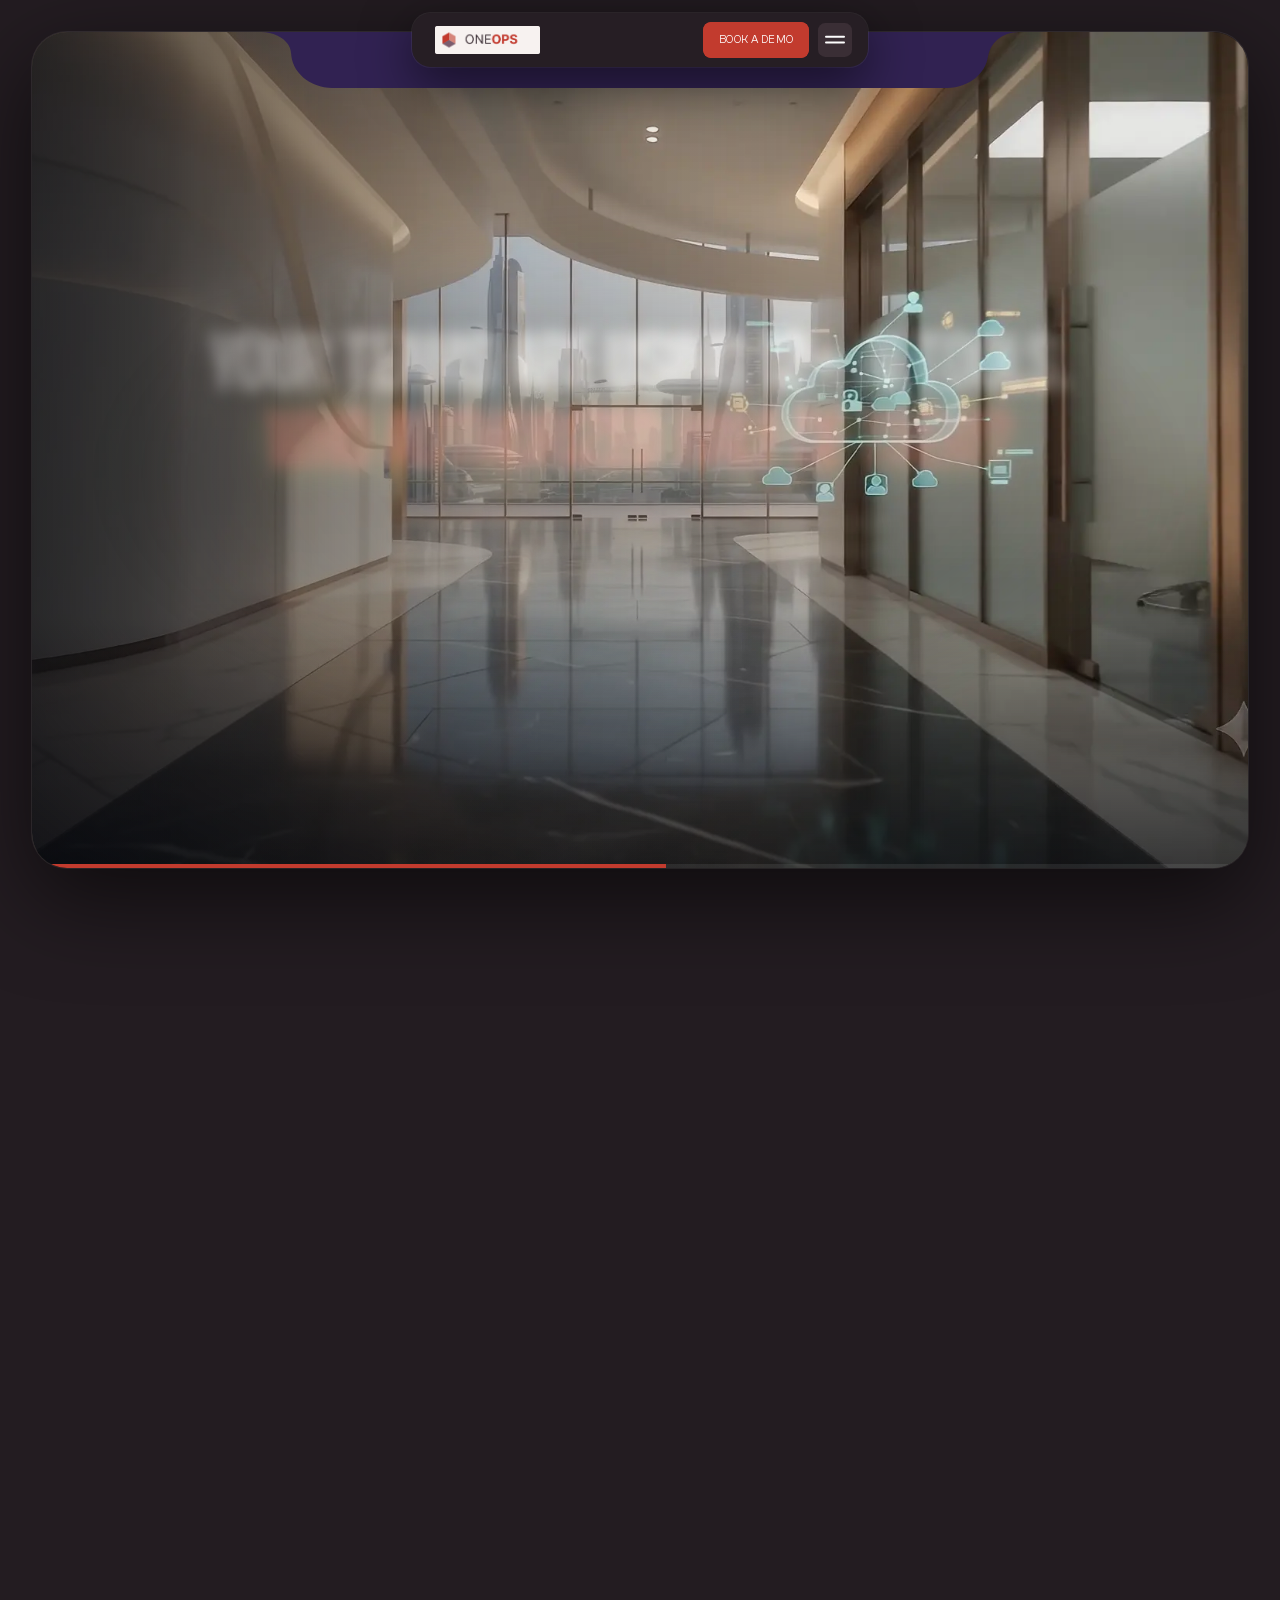
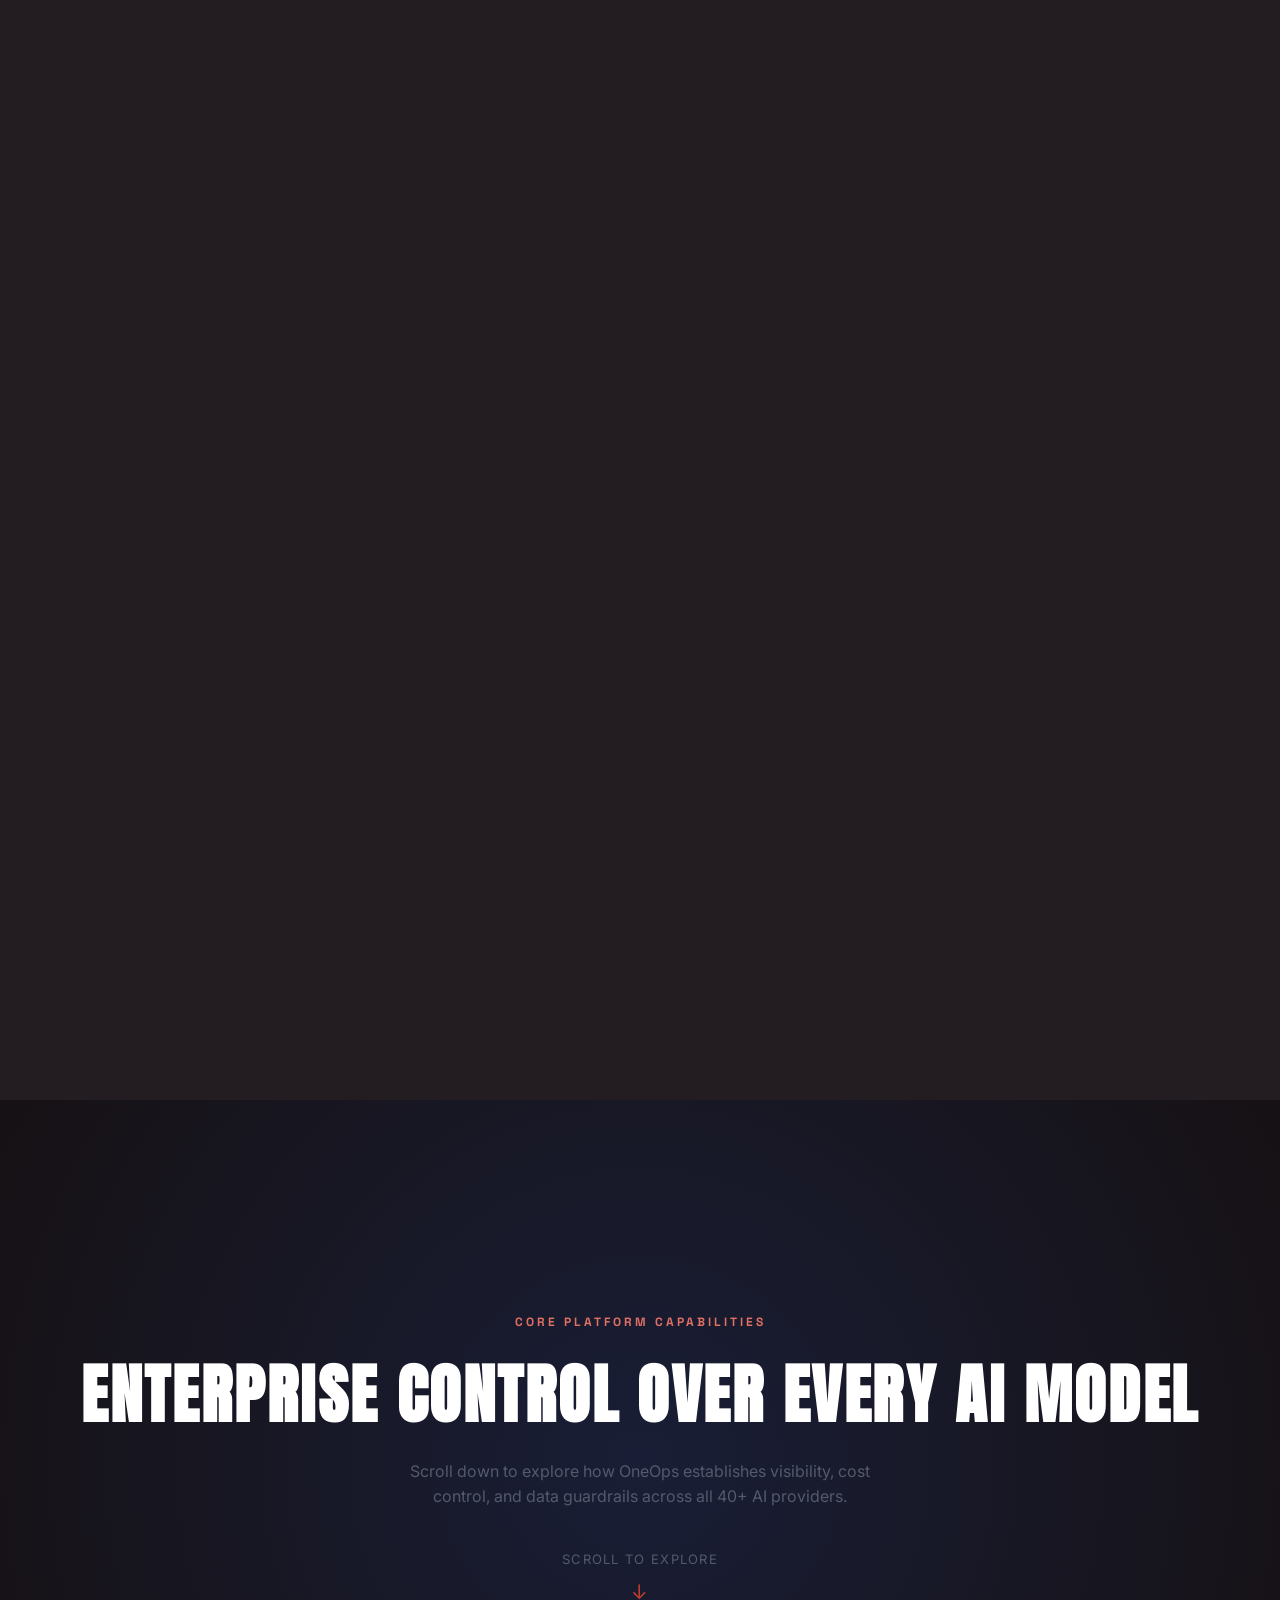
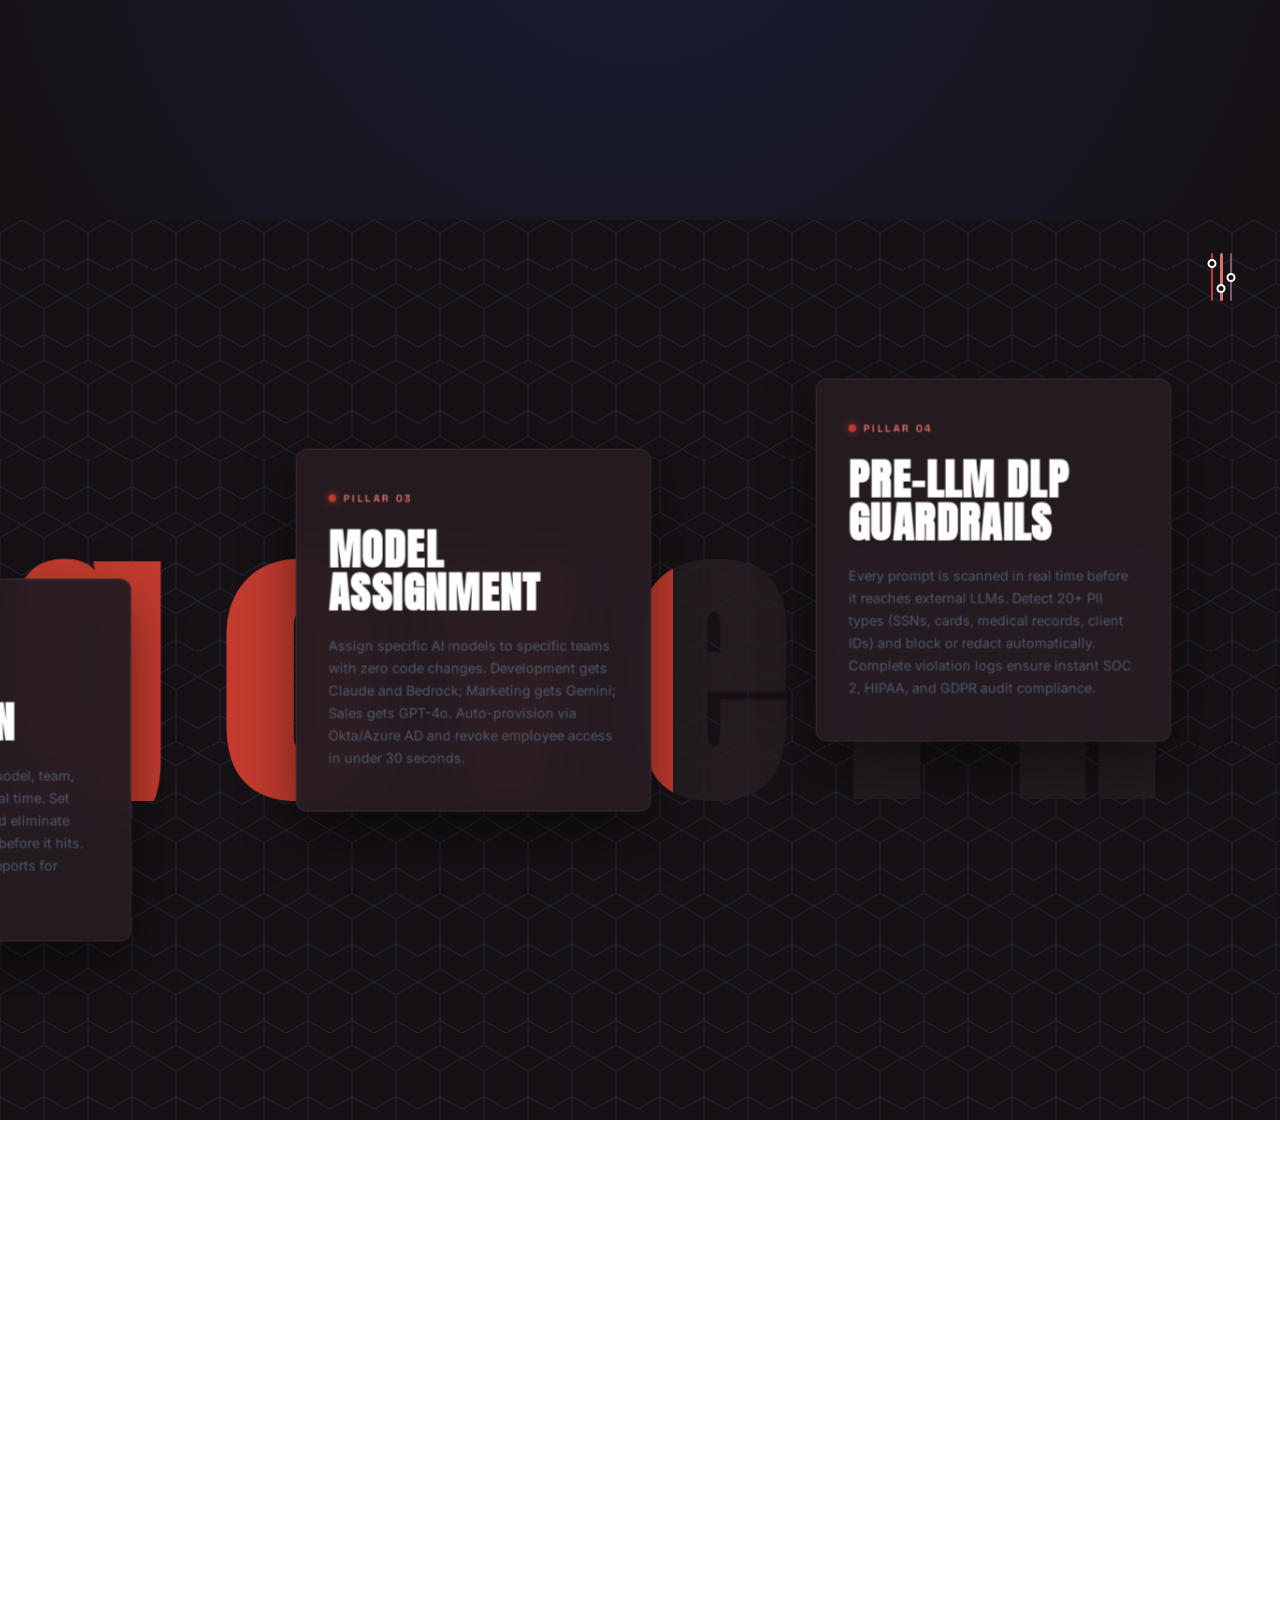
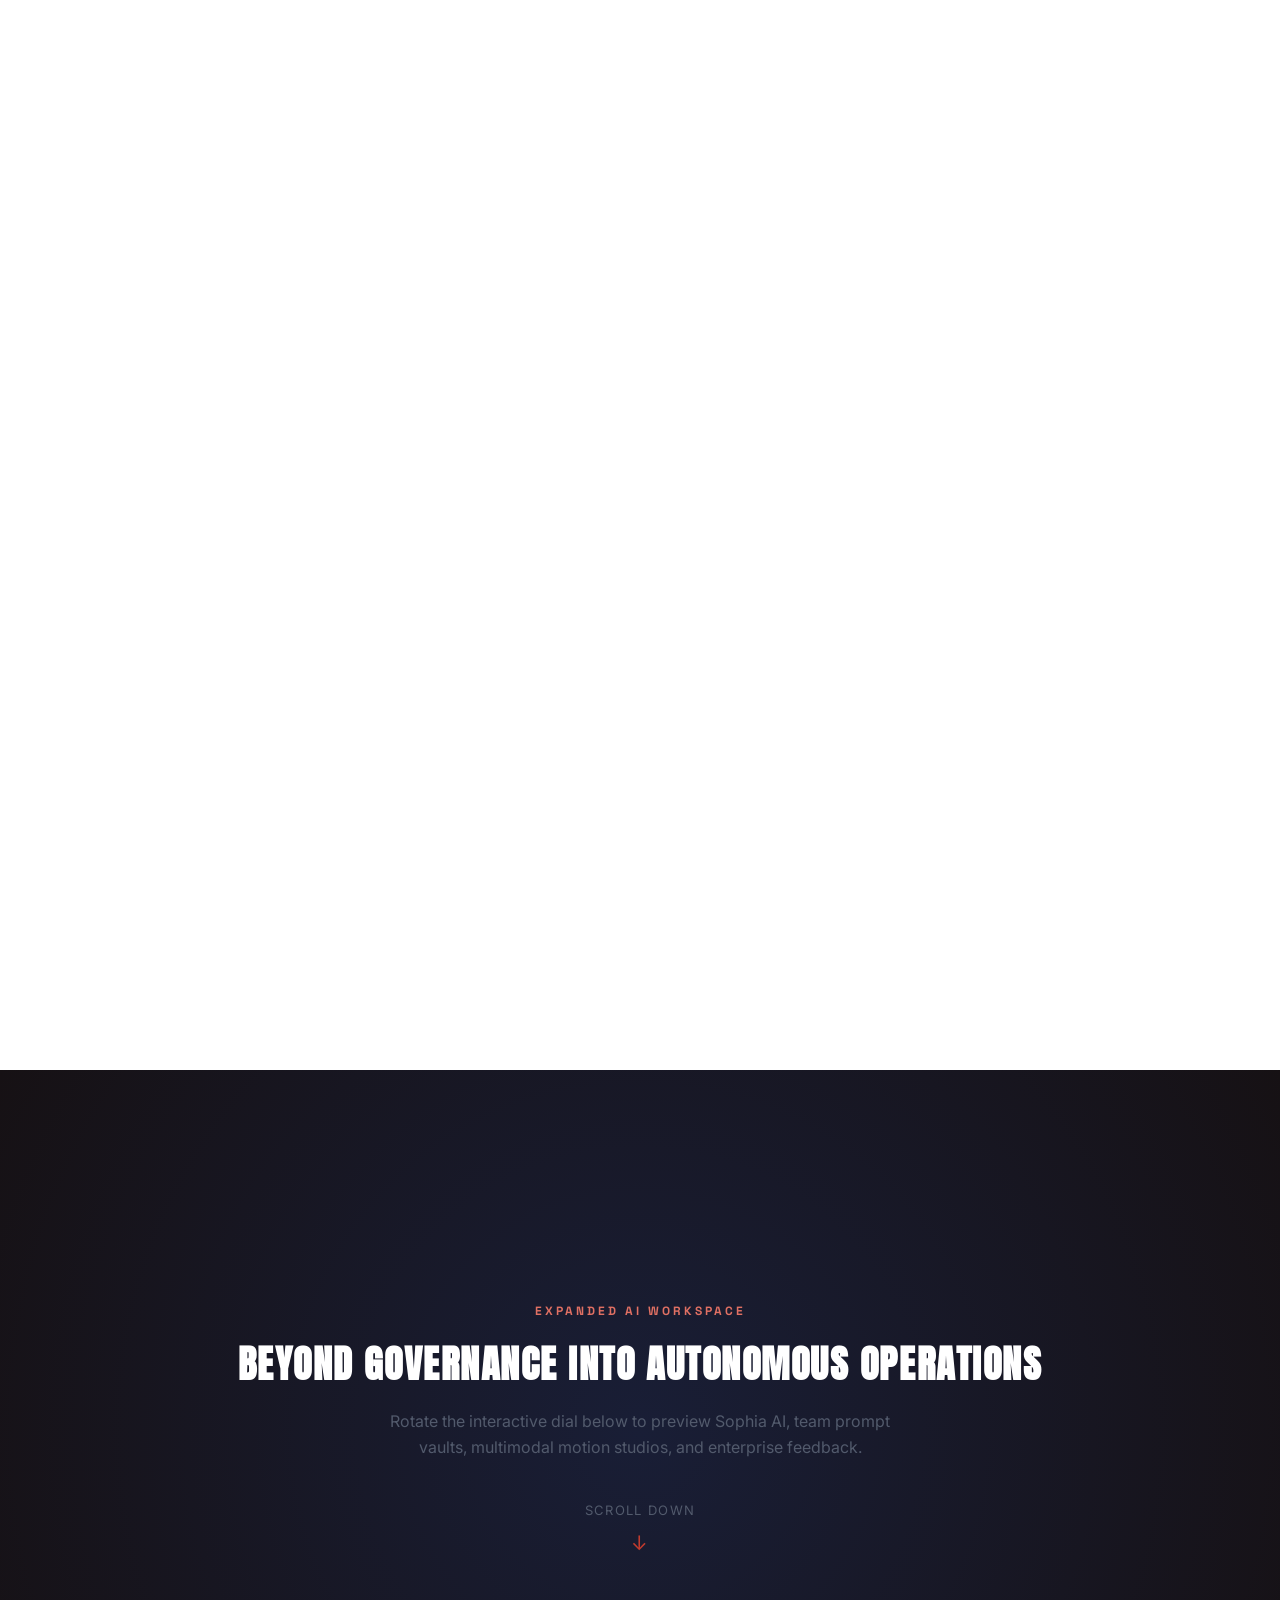
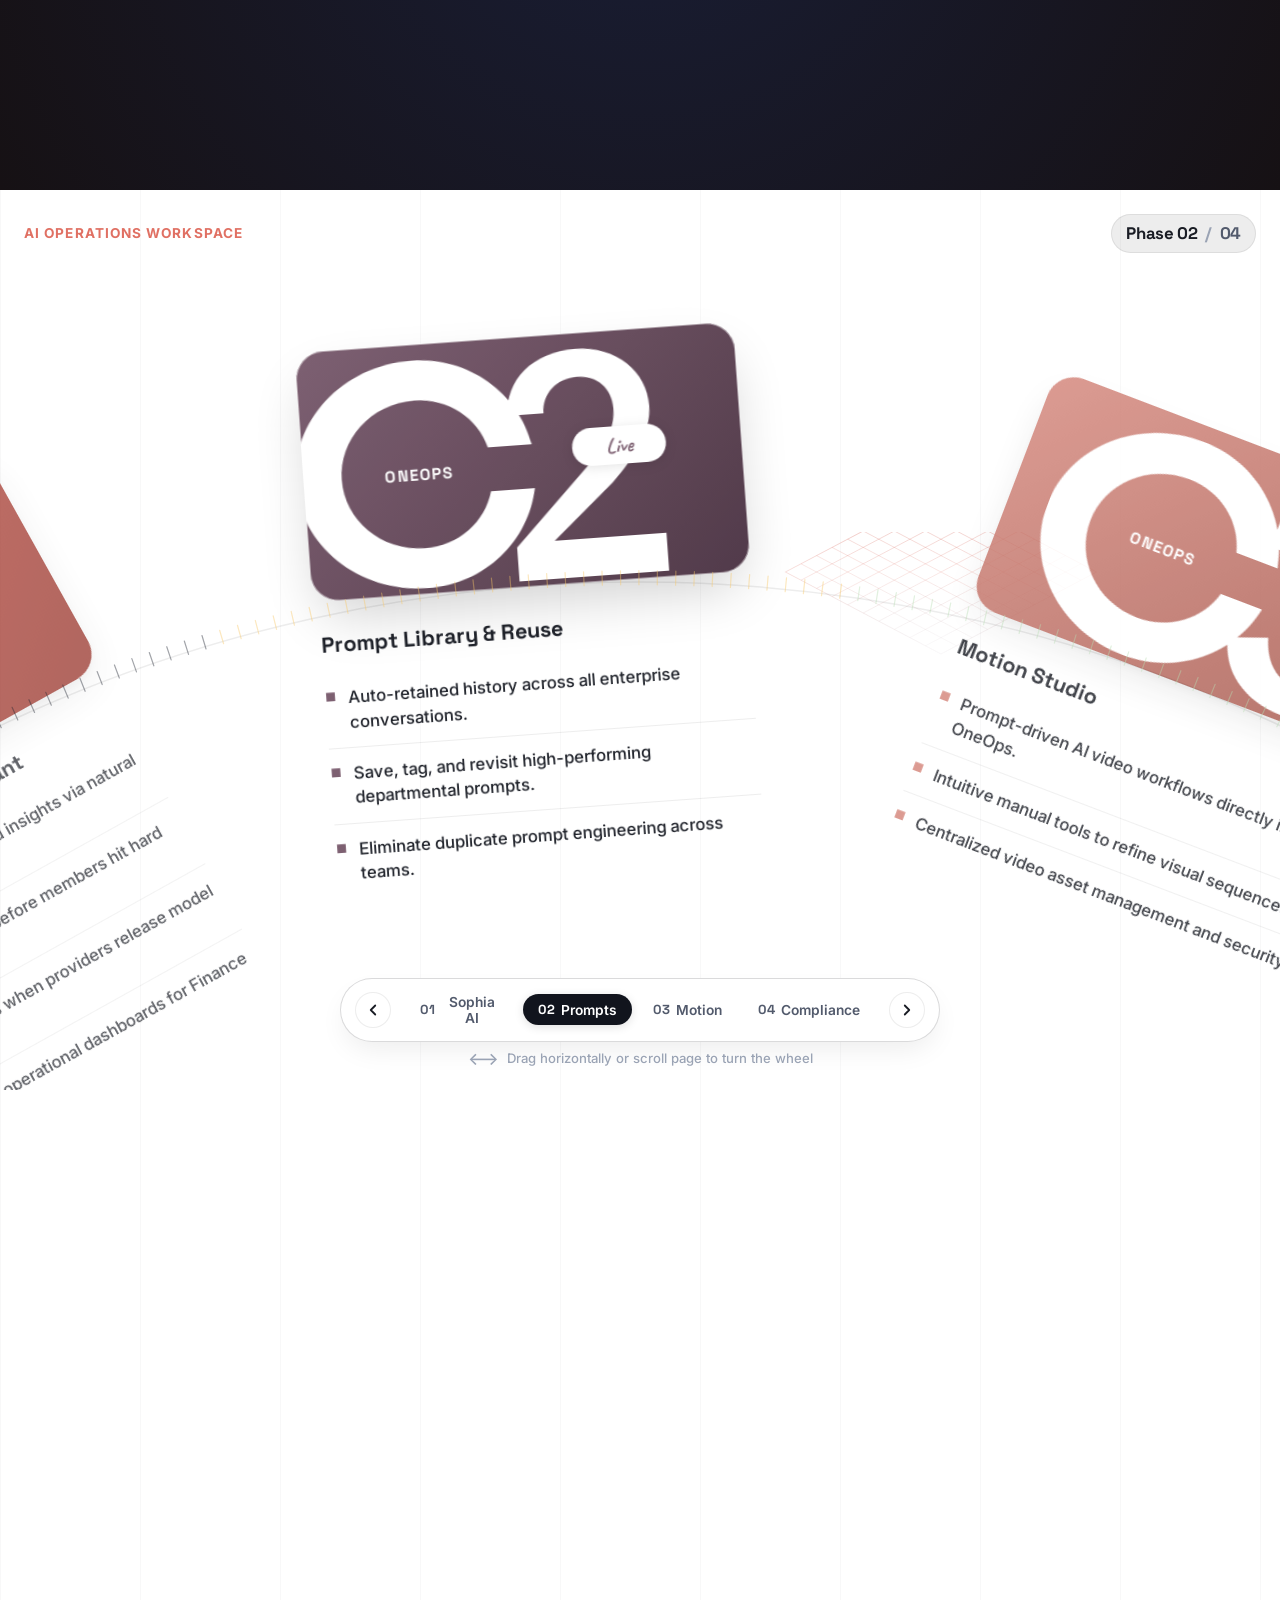
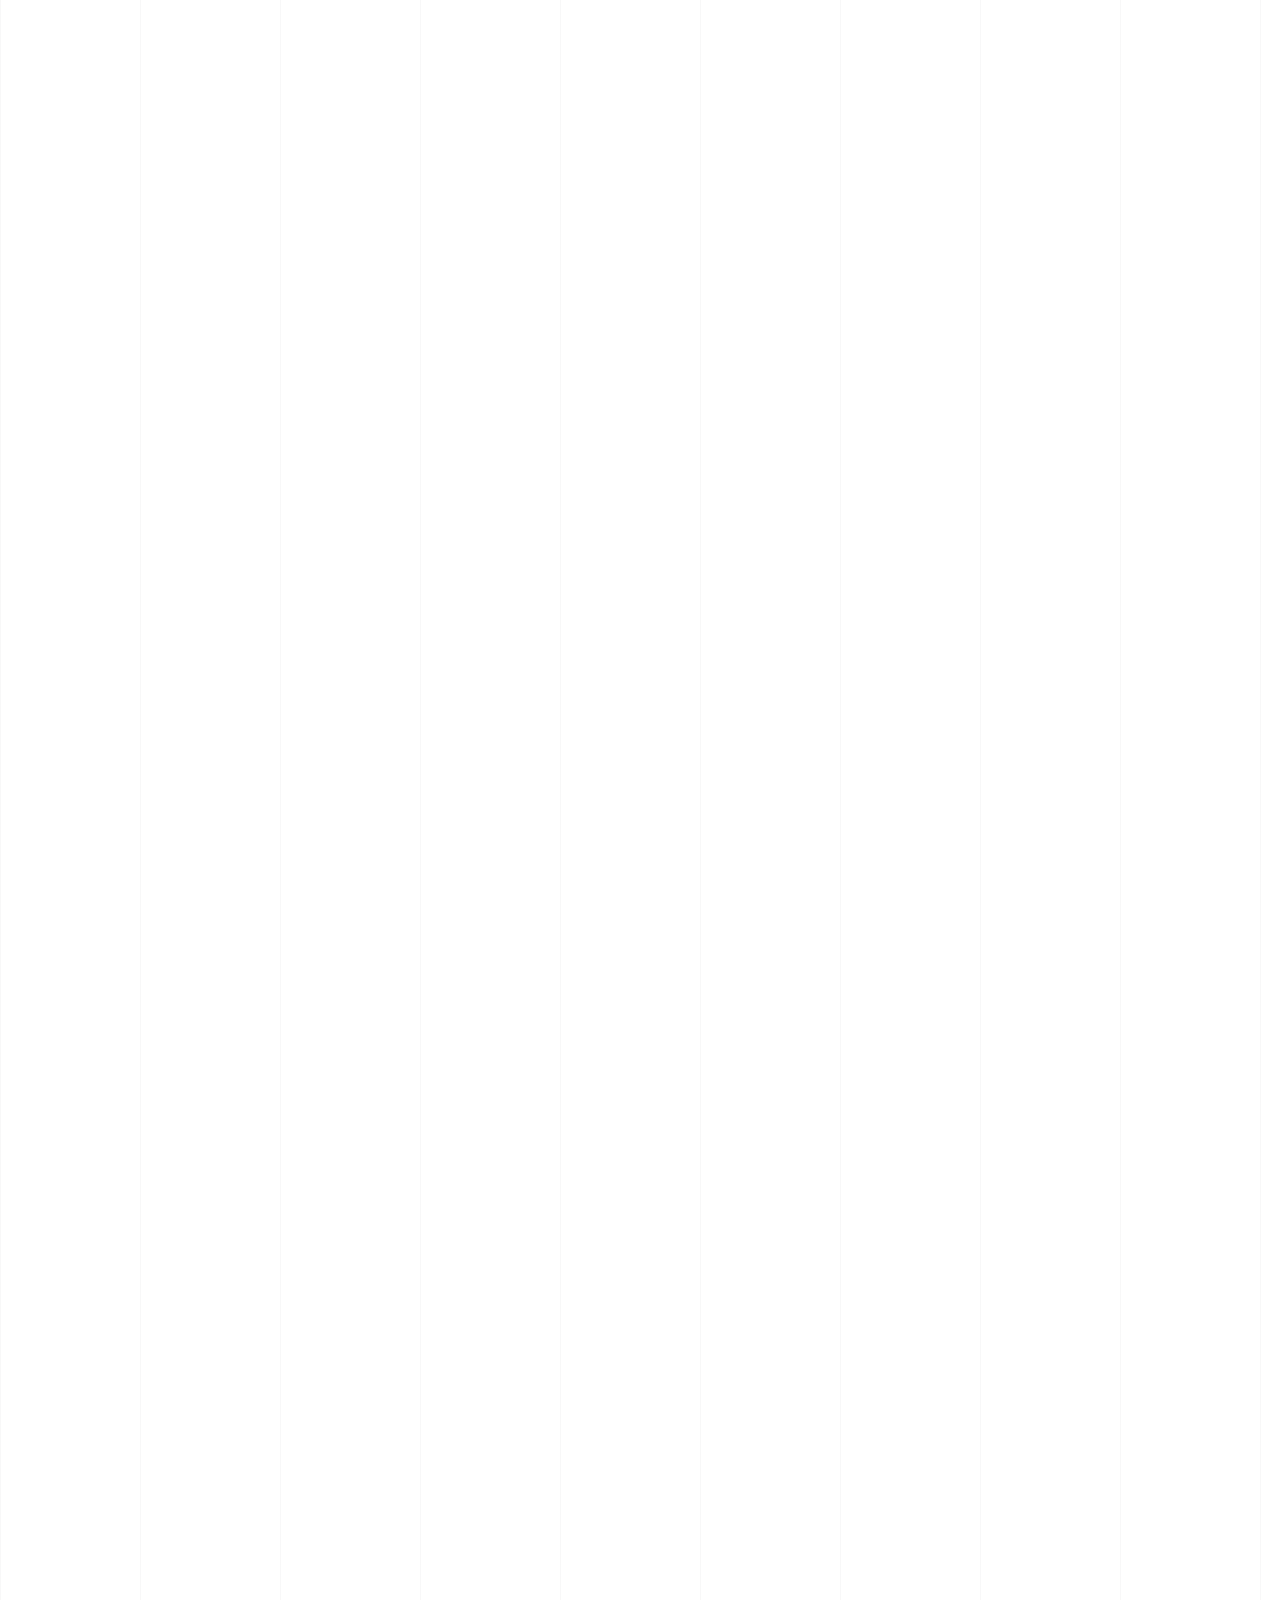
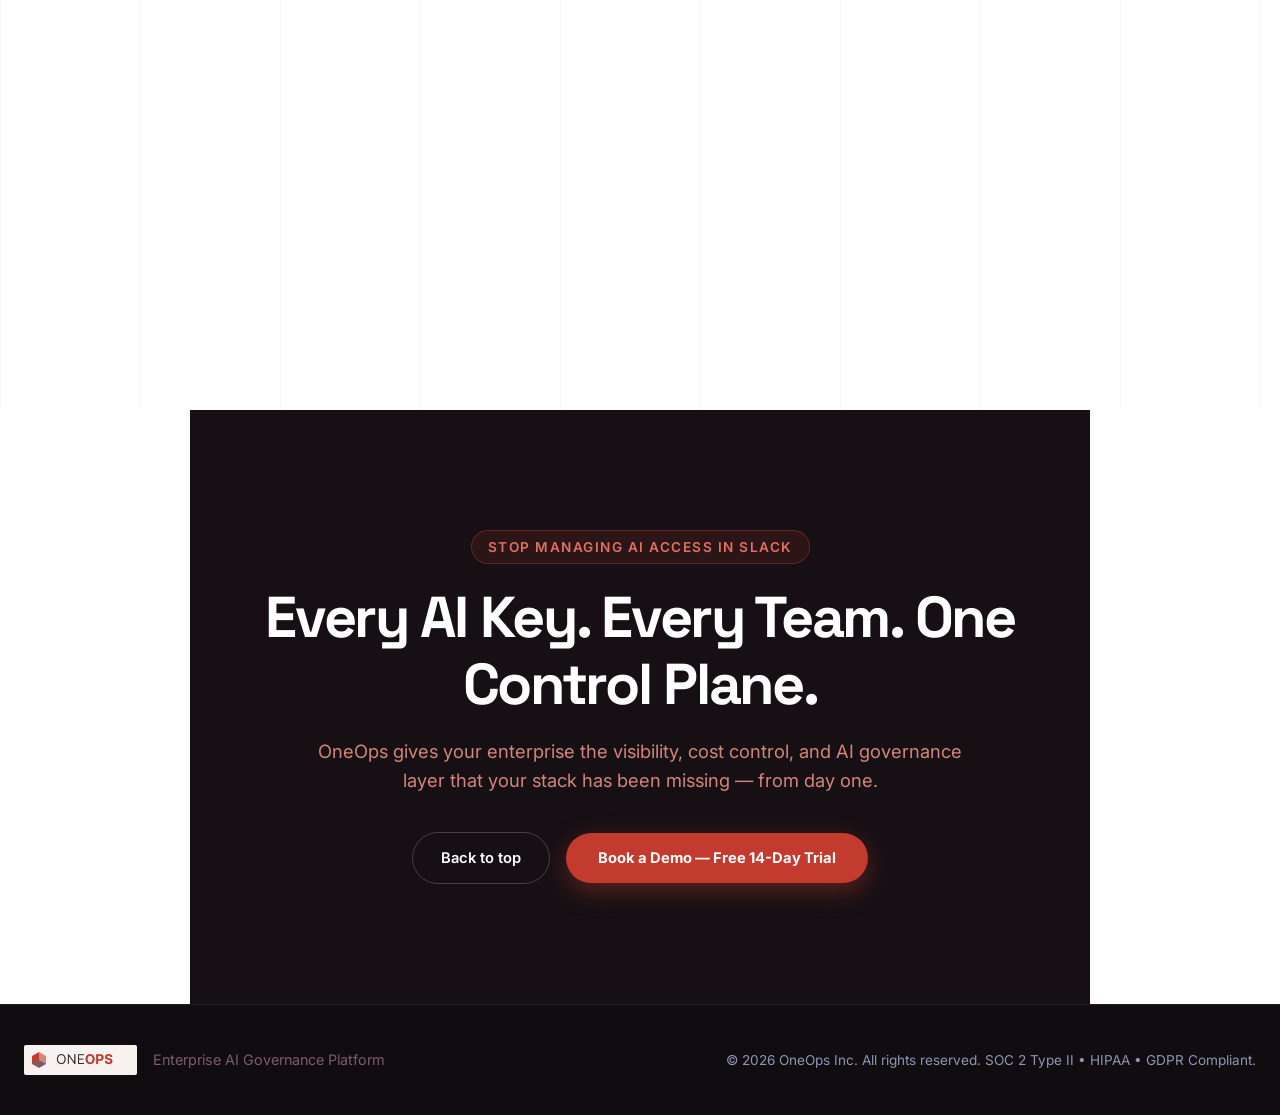
<file: Oneops content/index.html>
<!DOCTYPE html>
<html lang="en" data-theme="dark">
<head>
  <meta charset="UTF-8">
  <meta name="viewport" content="width=device-width, initial-scale=1.0">
  <title>OneOps &mdash; Enterprise AI Governance Platform</title>
  <meta name="description" content="OneOps is the enterprise control plane for AI. Centrally manage keys, track spend by team and person, enforce hard budgets, and govern access across 40+ AI models.">
  <link rel="icon" type="image/png" href="assets/oneops-favicon.png">

  <!-- Fonts -->
  <link rel="preconnect" href="https://fonts.googleapis.com">
  <link rel="preconnect" href="https://fonts.gstatic.com" crossorigin>
  <link href="https://fonts.googleapis.com/css2?family=Anton&family=Caveat:wght@600;700&family=Inter:wght@400;500;600;700&family=Space+Grotesk:wght@500;600;700;800;900&display=swap" rel="stylesheet">

  <link rel="stylesheet" href="styles.css">
</head>
<body class="cro-body">

  <!-- =========================================================================
       SECTION 3: TWO-STEP NOTCH NAVIGATION (FIXED OVERLAY)
       ========================================================================= -->
  <nav class="twostep-nav" id="twostep-nav" data-nav-status="closed" data-nav-scrolled="false" aria-label="Main Navigation">
    <!-- Backdrop Blur Overlay -->
    <div class="twostep-bg" id="nav-backdrop" aria-hidden="true"></div>

    <div class="twostep-wrap">
      <div class="twostep-width">
        <div class="twostep-bar">
          <div class="twostep-back">
            <div class="twostep-backBg"></div>
          </div>

          <!-- Top Row: Logo | BOOK A DEMO | Hamburger -->
          <div class="twostep-top">
            <!-- Brand Logo (3D Perspective Flip between Word & Mark on scroll) -->
            <a href="#top" class="twostep-logo" aria-label="OneOps Home">
              <span class="twostep-logoWord">
                <img src="assets/hero/oneops-logo.png" alt="OneOps" class="twostep-logoSvg" style="height: 34px; width: auto; object-fit: contain;">
              </span>
              <span class="twostep-logoMark" aria-hidden="true">
                <img src="assets/hero/oneops-logo.png" alt="OneOps" class="twostep-logoMarkSvg" style="height: 28px; width: auto; object-fit: contain;">
              </span>
            </a>

            <!-- Right Controls -->
            <div class="twostep-actions">
              <a href="#cta-section" class="twostep-barCta" data-text="BOOK A DEMO">
                <span class="twostep-barCtaInner">
                  <span class="twostep-barCtaBg" style="background: #C23B2E;"></span>
                  <span class="twostep-barCtaDefault">
                    <span class="twostep-barCtaDefaultBg" style="background: #C23B2E;"></span>
                    <span class="twostep-barCtaDefaultText">BOOK A DEMO</span>
                  </span>
                  <span class="twostep-barCtaHover" data-text="BOOK A DEMO"></span>
                </span>
              </a>

              <!-- Hamburger / Close Toggle Button -->
              <button class="twostep-toggle" id="nav-toggle-btn" aria-label="Toggle navigation menu" aria-expanded="false">
                <span class="twostep-toggleBar"></span>
                <span class="twostep-toggleBar"></span>
              </button>
            </div>
          </div><!-- /twostep-top -->

          <div class="twostep-topLine" aria-hidden="true"></div>

          <!-- Expanded Dropdown Menu -->
          <div class="twostep-bottom" id="nav-dropdown">
            <div class="twostep-bottomOverflow">
              <div class="twostep-bottomInner">
                <div class="twostep-bottomRow">
                  
                  <!-- Left: Links Column -->
                  <div class="twostep-bottomCol">
                    <div class="twostep-info">
                      <ul class="twostep-ul">
                        <li class="twostep-li">
                          <a href="#top" class="twostep-link">
                            <span class="twostep-linkSpan">HOME</span>
                          </a>
                        </li>
                        <li class="twostep-li">
                          <a href="#rules-track" class="twostep-link">
                            <span class="twostep-linkSpan">CORE CAPABILITIES</span>
                            <span class="nav-pill-badge" style="background: rgba(194, 59, 46, 0.2); color: #E07063;">5 PILLARS</span>
                            <span class="nav-arr">&rsaquo;</span>
                          </a>
                        </li>
                        <li class="twostep-li">
                          <a href="#features" class="twostep-link">
                            <span class="twostep-linkSpan">ROTARY ROADMAP</span>
                            <span class="nav-pill-badge" style="background: rgba(194, 59, 46, 0.2); color: #E07063;">AI OS</span>
                            <span class="nav-arr">&rsaquo;</span>
                          </a>
                        </li>
                        <li class="twostep-li">
                          <a href="#cta-section" class="twostep-link">
                            <span class="twostep-linkSpan">EARLY ACCESS & DEMO</span>
                          </a>
                        </li>
                      </ul>

                      <div class="twostep-small">
                        <a href="https://linkedin.com" target="_blank" rel="noopener" class="social-link">LinkedIn</a>
                        <a href="https://x.com" target="_blank" rel="noopener" class="social-link">X / Twitter</a>
                        <a href="https://github.com" target="_blank" rel="noopener" class="social-link">GitHub</a>
                      </div>
                    </div>
                  </div>

                  <!-- Right: Sophia AI Preview Card -->
                  <div class="twostep-bottomCol">
                    <aside class="menu-product-card" style="border-color: rgba(194, 59, 46, 0.3);">
                      <div class="product-badge-row">
                        <span class="product-eyebrow">INTELLIGENT AI OPERATIONS ASSISTANT</span>
                        <a href="#features" class="product-learn-btn" style="color: #E07063;">
                          <span>Learn More</span>
                          <span class="arr">&rarr;</span>
                        </a>
                      </div>

                      <div class="product-title-row">
                        <h3 class="product-name">Sophia <span>AI</span></h3>
                        <p class="product-tagline">Detect &bull; Alert &bull; Optimize</p>
                      </div>

                      <div class="preview-mockup" style="background: #181216;">
                        <div class="mockup-header">
                          <span class="mock-dot" style="background: #C23B2E;"></span>
                          <span class="mock-pill" style="color: #E07063;">BUDGET BURN: 82%</span>
                        </div>
                        <div class="mockup-content">
                          <div class="mockup-colors" style="display:flex; gap:6px;">
                            <span style="background: #C23B2E; width:14px; height:14px; border-radius:50%;"></span>
                            <span style="background: #7A5C6E; width:14px; height:14px; border-radius:50%;"></span>
                            <span style="background: #D4857A; width:14px; height:14px; border-radius:50%;"></span>
                          </div>
                          <div class="mockup-ai-btn" style="color: #F7F3F1;">
                            <span class="ai-sparkle" style="color:#C23B2E;">&#10024;</span>
                            <span>Total Spend: $8,240 (4 Teams)</span>
                          </div>
                        </div>
                      </div>
                    </aside>
                  </div>

                </div><!-- /twostep-bottomRow -->
              </div>
            </div>
          </div><!-- /twostep-bottom -->
        </div><!-- /twostep-bar -->
      </div>
    </div>
  </nav><!-- /twostep-nav -->


  <!-- =========================================================================
       SECTION 3: PINNED SCROLLYTELLING HERO SECTION (300vh Scroll Track)
       ========================================================================= -->
  <section class="hero-hero" id="hero-track">
    <div class="hero-stage" id="hero-stage">

      <!-- Viewport Card (95% width, max 1900px, 35px border radius) -->
      <div class="hero-card" id="top">

        <!-- Background Video & Canvas -->
        <video id="hero-bg-video" class="hero-bg-video" src="assets/hero-video.mp4" autoplay loop muted playsinline preload="auto"></video>
        <canvas id="hero-canvas" class="hero-canvas" aria-label="3D Scrollytelling Sequence"></canvas>
        <div class="hero-vignette" aria-hidden="true"></div>

        <!-- Exact SVG Notch Cutout -->
        <img src="assets/hero/union.svg" alt="" class="hero-notch" aria-hidden="true">

        <!-- CONTENT OVERLAYS (Phase 1 Hero & Phase 2 Impact) -->
        <div class="hero-content">

          <!-- PHASE 1: INITIAL HERO STATE -->
          <div class="overlay-phase phase-hero" id="phase-hero">

            <!-- 3 Laurel Badges (Top-Left) -->
            <div class="hero-badges" aria-label="Governance Standards">
              <div class="hero-badge">
                <img src="assets/hero/laurel-l1.svg" class="hero-laurel" alt="" aria-hidden="true">
                <span class="hero-badgeText">
                  <em>2026</em>ENTERPRISE<br>READY
                </span>
                <img src="assets/hero/laurel-l1.svg" class="hero-laurel hero-laurelFlip" alt="" aria-hidden="true">
              </div>

              <div class="hero-badge">
                <img src="assets/hero/laurel-l2.svg" class="hero-laurel" alt="" aria-hidden="true">
                <span class="hero-badgeText">
                  <em>40+</em>AI PROVIDER<br>KEY VAULT
                </span>
                <img src="assets/hero/laurel-l2.svg" class="hero-laurel hero-laurelFlip" alt="" aria-hidden="true">
              </div>

              <div class="hero-badge">
                <img src="assets/hero/laurel-l3.svg" class="hero-laurel" alt="" aria-hidden="true">
                <span class="hero-badgeText">
                  <em>SOC2</em>HIPAA & GDPR<br>AUDIT LOGS
                </span>
                <img src="assets/hero/laurel-l3.svg" class="hero-laurel hero-laurelFlip" alt="" aria-hidden="true">
              </div>
            </div>

            <!-- Giant Headline with Crimson Underline -->
            <h1 class="hero-headline">
              <span class="hero-line">
                <span class="hero-fill">EVERY AI KEY.</span>
              </span>
              <span class="hero-line">
                <span class="hero-fill">EVERY TEAM.</span>
              </span>
              <span class="hero-line">
                <span class="hero-fill">
                  <span class="hero-king">
                    ONE PLATFORM
                    <span class="hero-underlineWrap" aria-hidden="true">
                      <svg class="hero-underline" viewBox="0 0 310 40" fill="none" preserveAspectRatio="none">
                        <defs>
                          <linearGradient id="kingUnderline" x1="0" y1="0" x2="1" y2="0">
                            <stop offset="0%" stop-color="#C23B2E"/>
                            <stop offset="60%" stop-color="#E07063"/>
                            <stop offset="100%" stop-color="#7A5C6E"/>
                          </linearGradient>
                        </defs>
                        <path d="M17.0039 32.6826C32.2307 32.8412 47.4552 32.8277 62.676 32.8118C67.3044 32.807 96.546 33.0555 104.728 32.0775C113.615 31.0152 104.516 28.3028 102.022 27.2826C89.9573 22.3465 77.3751 19.0254 65.0451 15.0552C57.8987 12.7542 37.2813 8.49399 44.2314 6.10216C50.9667 3.78422 64.2873 5.81914 70.4249 5.96641C105.866 6.81677 141.306 7.58809 176.75 8.59886C217.874 9.77162 258.906 11.0553 300 14.4892 L313.5 15.6" stroke="url(#kingUnderline)" stroke-width="12" stroke-linecap="round"/>
                      </svg>
                    </span>
                  </span><span class="king-period" style="color: #C23B2E;">.</span>
                </span>
              </span>
            </h1>

            <!-- Floating Feature Card (Bottom-Right) -->
            <aside class="hero-videoWrap" aria-label="What's New in OneOps">
              <div class="hero-videoHead">
                <span class="hero-dot" aria-hidden="true" style="background: #C23B2E;"></span>
                <span>WHAT'S NEW?</span>
              </div>
              <div class="hero-videoCard">
                <div class="hero-videoOverlay"></div>
                <div class="hero-videoLabel">
                  <span class="card-logo-mini" style="color: #E07063;">OneOps Pro</span>
                  <strong>PRE-LLM REAL-TIME<br>DLP GUARDRAILS</strong>
                </div>
                <a href="#rules-track" class="hero-watchBtn" style="background: #C23B2E;">
                  <span class="hero-play" aria-hidden="true"></span>
                  <span>SEE HOW IT WORKS</span>
                </a>
              </div>
            </aside>

          </div><!-- /phase-hero -->


          <!-- PHASE 2: SCROLL-REVEALED IMPACT STATEMENT (Locked in Center) -->
          <div class="hero-centerText" id="phase-impact">
            <h2 class="hero-centerHeadline">
              YOUR TEAMS ARE USING 12+ AI TOOLS.<br>
              <span class="hero-accent" style="color: #E07063;">WHO AUTHORIZED HALF OF THEM?</span>
            </h2>
            <p class="hero-centerSub">
              API keys in Slack, $14,000 month-end invoice shock, and zero offboarding visibility.
              OneOps gives CTOs, Security, and Finance complete control plane governance with hard budget caps, per-person attribution, and pre-LLM DLP guardrails.
            </p>
          </div>

        </div><!-- /hero-content -->

        <!-- Bottom Linear Progress Bar -->
        <div class="stage-progress-bar" aria-hidden="true">
          <div class="stage-progress-fill" id="progress-indicator" style="background: #C23B2E;"></div>
        </div>

      </div><!-- /hero-card -->
    </div><!-- /hero-stage -->
  </section><!-- /hero-hero -->


  <!-- =========================================================================
       SECTION 2: PINNED HORIZONTAL SCROLL SECTION (5 CORE CAPABILITIES)
       ========================================================================= -->
  <main>
    <section class="spacer-section spacer-top">
      <div class="spacer-content">
        <p class="section-label" style="color: #E07063;">CORE PLATFORM CAPABILITIES</p>
        <h2 class="spacer-title">Enterprise Control Over Every AI Model</h2>
        <p class="spacer-sub">Scroll down to explore how OneOps establishes visibility, cost control, and data guardrails across all 40+ AI providers.</p>
        <div class="scroll-indicator">
          <span>Scroll to explore</span>
          <div class="scroll-arrow" style="color: #C23B2E;">↓</div>
        </div>
      </div>
    </section>

    <!-- Pinned Horizontal Scroll Section -->
    <section class="pinned-section-wrapper" id="rules-track">
      <div class="pinned-sticky-container">
        
        <!-- Repeating Hexagonal / Honeycomb Mesh Background -->
        <div class="hex-grid-bg" aria-hidden="true"></div>

        <!-- Top Right Equalizer / Controls Icon -->
        <div class="equalizer-widget" aria-hidden="true">
          <span class="eq-bar eq-bar-1" style="background: #C23B2E;"></span>
          <span class="eq-bar eq-bar-2" style="background: #E07063;"></span>
          <span class="eq-bar eq-bar-3" style="background: #7A5C6E;"></span>
        </div>

        <!-- Giant Typography Layers ("govern") with Individual Letter Spans -->
        <div class="giant-word-container" aria-hidden="true">
          <div class="giant-word giant-word-base" id="word-base">
            <span class="char-span" style="--char-i: 0;">g</span>
            <span class="char-span" style="--char-i: 1;">o</span>
            <span class="char-span" style="--char-i: 2;">v</span>
            <span class="char-span" style="--char-i: 3;">e</span>
            <span class="char-span" style="--char-i: 4;">r</span>
            <span class="char-span" style="--char-i: 5;">n</span>
          </div>
          <div class="giant-word giant-word-reveal" id="word-reveal">
            <span class="char-span" style="--char-i: 0;">g</span>
            <span class="char-span" style="--char-i: 1;">o</span>
            <span class="char-span" style="--char-i: 2;">v</span>
            <span class="char-span" style="--char-i: 3;">e</span>
            <span class="char-span" style="--char-i: 4;">r</span>
            <span class="char-span" style="--char-i: 5;">n</span>
          </div>
        </div>

        <!-- Horizontal Sliding Track of Staggered Cards -->
        <div class="horizontal-track" id="horizontal-track">
          
          <!-- Card 1 -->
          <article class="rule-card card-pos-1">
            <div class="card-inner">
              <div class="card-badge">
                <span class="badge-dot" style="background: #C23B2E;"></span>
                <span class="badge-text" style="color: #E07063;">PILLAR 01</span>
              </div>
              <h3 class="card-title">API KEY VAULT</h3>
              <p class="card-desc">
                Centrally store, rotate, and monitor API keys for Claude, Gemini, OpenAI, Bedrock, Groq, Mistral, and 40+ providers. Zero keys scattered across .env files, Notion pages, and Slack threads. Expiry alerts at 14, 7, and 3 days with full audit logging.
              </p>
            </div>
          </article>

          <!-- Card 2 -->
          <article class="rule-card card-pos-2">
            <div class="card-inner">
              <div class="card-badge">
                <span class="badge-dot" style="background: #C23B2E;"></span>
                <span class="badge-text" style="color: #E07063;">PILLAR 02</span>
              </div>
              <h3 class="card-title">SPEND ATTRIBUTION</h3>
              <p class="card-desc">
                Track spending by provider, model, team, and individual employee in real time. Set monthly hard budget caps and eliminate end-of-month invoice shock before it hits. Export granular chargeback reports for finance in seconds.
              </p>
            </div>
          </article>

          <!-- Card 3 -->
          <article class="rule-card card-pos-3">
            <div class="card-inner">
              <div class="card-badge">
                <span class="badge-dot" style="background: #C23B2E;"></span>
                <span class="badge-text" style="color: #E07063;">PILLAR 03</span>
              </div>
              <h3 class="card-title">MODEL ASSIGNMENT</h3>
              <p class="card-desc">
                Assign specific AI models to specific teams with zero code changes. Development gets Claude and Bedrock; Marketing gets Gemini; Sales gets GPT-4o. Auto-provision via Okta/Azure AD and revoke employee access in under 30 seconds.
              </p>
            </div>
          </article>

          <!-- Card 4 -->
          <article class="rule-card card-pos-4">
            <div class="card-inner">
              <div class="card-badge">
                <span class="badge-dot" style="background: #C23B2E;"></span>
                <span class="badge-text" style="color: #E07063;">PILLAR 04</span>
              </div>
              <h3 class="card-title">PRE-LLM DLP GUARDRAILS</h3>
              <p class="card-desc">
                Every prompt is scanned in real time before it reaches external LLMs. Detect 20+ PII types (SSNs, cards, medical records, client IDs) and block or redact automatically. Complete violation logs ensure instant SOC 2, HIPAA, and GDPR audit compliance.
              </p>
            </div>
          </article>

          <!-- Card 5 -->
          <article class="rule-card card-pos-5">
            <div class="card-inner">
              <div class="card-badge">
                <span class="badge-dot" style="background: #C23B2E;"></span>
                <span class="badge-text" style="color: #E07063;">PILLAR 05</span>
              </div>
              <h3 class="card-title">TEAM CONTEXT & KB</h3>
              <p class="card-desc">
                Build a team-specific knowledge base for codebase conventions, brand guidelines, and product specs. OneOps automatically injects relevant context chunks, cutting token costs and eliminating repetitive prompt pasting across all departments.
              </p>
            </div>
          </article>

        </div><!-- /.horizontal-track -->
      </div><!-- /.pinned-sticky-container -->
    </section>

    <!-- Transition to Rotary Section -->
    <section class="spacer-section spacer-bottom">
      <div class="spacer-content">
        <p class="section-label" style="color: #E07063;">EXPANDED AI WORKSPACE</p>
        <h2 class="spacer-title" style="font-size: 2.4rem;">Beyond Governance into Autonomous Operations</h2>
        <p class="spacer-sub">Rotate the interactive dial below to preview Sophia AI, team prompt vaults, multimodal motion studios, and enterprise feedback.</p>
        <div class="scroll-indicator">
          <span>Scroll down</span>
          <div class="scroll-arrow" style="color: #C23B2E;">↓</div>
        </div>
      </div>
    </section>
  </main>


  <!-- =========================================================================
       SECTION 1: CURVED ROTARY DIAL FEATURE SHOWCASE (EXTENDED CAPABILITIES)
       ========================================================================= -->
  <section class="dial-section" id="features" aria-label="Feature Roadmap Dial">
    
    <!-- Architectural Grid & Floating Isometric Wireframe -->
    <div class="dial-bg-canvas" aria-hidden="true">
      <div class="bg-v-grid"></div>
      
      <div class="isometric-wireframe">
        <svg viewBox="0 0 320 320" class="iso-grid-svg">
          <defs>
            <linearGradient id="iso-pink-grad-master" x1="0%" y1="0%" x2="100%" y2="100%">
              <stop offset="0%" stop-color="#C23B2E" stop-opacity="0.45" />
              <stop offset="50%" stop-color="#E07063" stop-opacity="0.25" />
              <stop offset="100%" stop-color="#7A5C6E" stop-opacity="0.05" />
            </linearGradient>
          </defs>
          <g transform="translate(160, 40) scale(1.1, 0.58) rotate(45)">
            <rect x="-100" y="-100" width="200" height="200" fill="none" stroke="url(#iso-pink-grad-master)" stroke-width="1.2" />
            <path d="M-80 -100 V100 M-60 -100 V100 M-40 -100 V100 M-20 -100 V100 M0 -100 V100 M20 -100 V100 M40 -100 V100 M60 -100 V100 M80 -100 V100" stroke="url(#iso-pink-grad-master)" stroke-width="0.75" />
            <path d="M-100 -80 H100 M-100 -60 H100 M-100 -40 H100 M-100 -20 H100 M-100 0 H100 M-100 20 H100 M-100 40 H100 M-100 60 H100 M-100 80 H100" stroke="url(#iso-pink-grad-master)" stroke-width="0.75" />
          </g>
        </svg>
      </div>
    </div>

    <!-- Pinned Sticky Stage -->
    <div class="dial-sticky-stage" id="dial-stage">
      
      <!-- Upper Stage Header -->
      <div class="dial-stage-header">
        <span class="dial-kicker" style="color: #E07063;">AI Operations Workspace</span>
        <div class="dial-progress-counter" aria-live="polite">
          <span class="current-phase" id="phase-number">Phase 01</span>
          <span class="counter-divider">/</span>
          <span class="total-phases">04</span>
        </div>
      </div>

      <!-- Rotary Dial Viewport -->
      <div class="dial-viewport" id="dial-viewport" tabindex="0" role="region" aria-roledescription="carousel" aria-label="Rotary feature carousel. Use arrow keys, horizontal drag, or scroll to rotate.">
        
        <!-- Rotating SVG Gauge / Tick Marks Track -->
        <svg class="dial-track-svg" id="dial-track-svg" aria-hidden="true"></svg>

        <!-- Rotating Cards Carrier -->
        <div class="dial-wheel" id="dial-wheel">

          <!-- CARD 01: Crimson Red (LIVE: Sophia AI) -->
          <article class="dial-card-node" data-index="0" data-theme="cyan" id="card-node-0">
            <div class="card-ticket card-cyan" style="background: linear-gradient(135deg, #C23B2E 0%, #8E2319 100%);">
              <div class="ticket-artwork" aria-hidden="true">
                <svg viewBox="0 0 440 250" class="ticket-svg" preserveAspectRatio="xMidYMid meet">
                  <g class="glyph-zero">
                    <path fill="#ffffff" fill-rule="evenodd" d="M 124 16 C 54 16 0 68 0 130 C 0 192 54 244 124 244 C 182 244 228 204 238 152 L 194 152 C 186 182 158 204 124 204 C 80 204 46 170 46 130 C 46 90 80 56 124 56 C 158 56 186 78 194 108 L 238 108 C 228 56 182 16 124 16 Z"/>
                    <text x="124" y="136" text-anchor="middle" font-family="'Space Grotesk', -apple-system, sans-serif" font-weight="800" font-size="16" fill="#ffffff" letter-spacing="1.2">ONEOPS</text>
                  </g>
                  <g class="glyph-one">
                    <path fill="#ffffff" d="M 230 76 C 242 76 256 70 266 54 L 266 206 L 210 206 L 210 244 L 328 244 L 328 206 L 284 206 L 284 24 C 284 18 280 16 274 16 L 254 16 C 246 16 238 22 232 30 L 210 60 Z"/>
                  </g>
                  <g class="glyph-badge badge-live">
                    <circle cx="346" cy="132" r="26" fill="#ffffff" filter="drop-shadow(0 2px 6px rgba(0,0,0,0.1))"/>
                    <text x="346" y="138" text-anchor="middle" font-family="'Caveat', cursive, sans-serif" font-weight="700" font-size="22" fill="#C23B2E">Live</text>
                  </g>
                </svg>
              </div>
            </div>

            <div class="card-body">
              <h3 style="font-family: var(--font-display); font-size: 1.35rem; margin-bottom: 12px; color: var(--text-main);">Sophia AI Operations Assistant</h3>
              <ul class="feature-checklist">
                <li class="checklist-item">
                  <span class="item-bullet" style="color:#C23B2E;" aria-hidden="true">■</span>
                  <span class="item-text">Token consumption and spend insights via natural chat.</span>
                </li>
                <li class="checklist-item">
                  <span class="item-bullet" style="color:#C23B2E;" aria-hidden="true">■</span>
                  <span class="item-text">Proactive budget alerts before members hit hard limits.</span>
                </li>
                <li class="checklist-item">
                  <span class="item-bullet" style="color:#C23B2E;" aria-hidden="true">■</span>
                  <span class="item-text">Instant notifications when providers release model updates.</span>
                </li>
                <li class="checklist-item">
                  <span class="item-bullet" style="color:#C23B2E;" aria-hidden="true">■</span>
                  <span class="item-text">Non-technical operational dashboards for Finance & IT.</span>
                </li>
              </ul>
            </div>
          </article>

          <!-- CARD 02: Warm Plum/Mauve (LIVE: Prompt Library) -->
          <article class="dial-card-node" data-index="1" data-theme="gold" id="card-node-1">
            <div class="card-ticket card-gold" style="background: linear-gradient(135deg, #7A5C6E 0%, #4D3545 100%);">
              <div class="ticket-artwork" aria-hidden="true">
                <svg viewBox="0 0 440 250" class="ticket-svg" preserveAspectRatio="xMidYMid meet">
                  <g class="glyph-zero">
                    <path fill="#ffffff" fill-rule="evenodd" d="M 124 16 C 54 16 0 68 0 130 C 0 192 54 244 124 244 C 182 244 228 204 238 152 L 194 152 C 186 182 158 204 124 204 C 80 204 46 170 46 130 C 46 90 80 56 124 56 C 158 56 186 78 194 108 L 238 108 C 228 56 182 16 124 16 Z"/>
                    <text x="124" y="136" text-anchor="middle" font-family="'Space Grotesk', -apple-system, sans-serif" font-weight="800" font-size="16" fill="#ffffff" letter-spacing="1.2">ONEOPS</text>
                  </g>
                  <g class="glyph-two">
                    <path fill="#ffffff" d="M 216 78 C 216 42 246 16 288 16 C 330 16 358 44 358 78 C 358 104 340 128 316 152 L 254 206 L 366 206 L 366 244 L 216 244 L 216 210 L 292 134 C 314 112 322 96 322 78 C 322 58 308 44 288 44 C 268 44 252 58 252 78 Z"/>
                  </g>
                  <g class="glyph-badge badge-next-2">
                    <rect x="278" y="96" width="94" height="38" rx="19" fill="#ffffff" filter="drop-shadow(0 2px 6px rgba(0,0,0,0.1))"/>
                    <text x="325" y="122" text-anchor="middle" font-family="'Caveat', cursive, sans-serif" font-weight="700" font-size="21" fill="#7A5C6E">Live</text>
                  </g>
                </svg>
              </div>
            </div>

            <div class="card-body">
              <h3 style="font-family: var(--font-display); font-size: 1.35rem; margin-bottom: 12px; color: var(--text-main);">Prompt Library & Reuse</h3>
              <ul class="feature-checklist">
                <li class="checklist-item">
                  <span class="item-bullet" style="color:#7A5C6E;" aria-hidden="true">■</span>
                  <span class="item-text">Auto-retained history across all enterprise conversations.</span>
                </li>
                <li class="checklist-item">
                  <span class="item-bullet" style="color:#7A5C6E;" aria-hidden="true">■</span>
                  <span class="item-text">Save, tag, and revisit high-performing departmental prompts.</span>
                </li>
                <li class="checklist-item">
                  <span class="item-bullet" style="color:#7A5C6E;" aria-hidden="true">■</span>
                  <span class="item-text">Eliminate duplicate prompt engineering across teams.</span>
                </li>
              </ul>
            </div>
          </article>

          <!-- CARD 03: Coral Salmon (NEW: Motion Studio) -->
          <article class="dial-card-node" data-index="2" data-theme="sage" id="card-node-2">
            <div class="card-ticket card-sage" style="background: linear-gradient(135deg, #D4857A 0%, #A35449 100%);">
              <div class="ticket-artwork" aria-hidden="true">
                <svg viewBox="0 0 440 250" class="ticket-svg" preserveAspectRatio="xMidYMid meet">
                  <g class="glyph-zero">
                    <path fill="#ffffff" fill-rule="evenodd" d="M 124 16 C 54 16 0 68 0 130 C 0 192 54 244 124 244 C 182 244 228 204 238 152 L 194 152 C 186 182 158 204 124 204 C 80 204 46 170 46 130 C 46 90 80 56 124 56 C 158 56 186 78 194 108 L 238 108 C 228 56 182 16 124 16 Z"/>
                    <text x="124" y="136" text-anchor="middle" font-family="'Space Grotesk', -apple-system, sans-serif" font-weight="800" font-size="16" fill="#ffffff" letter-spacing="1.2">ONEOPS</text>
                  </g>
                  <g class="glyph-three">
                    <path fill="#ffffff" d="M 224 38 L 224 16 L 350 16 L 350 48 L 284 106 C 304 106 324 114 338 128 C 354 144 362 166 362 192 C 362 222 340 244 294 244 C 252 244 224 222 216 190 L 254 176 C 260 196 274 212 294 212 C 314 212 326 198 326 184 C 326 166 312 154 286 154 L 260 154 L 260 124 L 296 90 L 252 90 L 224 90 Z"/>
                  </g>
                  <g class="glyph-badge badge-next-3">
                    <rect x="296" y="118" width="94" height="38" rx="19" fill="#ffffff" filter="drop-shadow(0 2px 6px rgba(0,0,0,0.1))"/>
                    <text x="343" y="144" text-anchor="middle" font-family="'Caveat', cursive, sans-serif" font-weight="700" font-size="21" fill="#D4857A">New</text>
                  </g>
                </svg>
              </div>
            </div>

            <div class="card-body">
              <h3 style="font-family: var(--font-display); font-size: 1.35rem; margin-bottom: 12px; color: var(--text-main);">Motion Studio</h3>
              <ul class="feature-checklist">
                <li class="checklist-item">
                  <span class="item-bullet" style="color:#D4857A;" aria-hidden="true">■</span>
                  <span class="item-text">Prompt-driven AI video workflows directly inside OneOps.</span>
                </li>
                <li class="checklist-item">
                  <span class="item-bullet" style="color:#D4857A;" aria-hidden="true">■</span>
                  <span class="item-text">Intuitive manual tools to refine visual sequences.</span>
                </li>
                <li class="checklist-item">
                  <span class="item-bullet" style="color:#D4857A;" aria-hidden="true">■</span>
                  <span class="item-text">Centralized video asset management and security.</span>
                </li>
              </ul>
            </div>
          </article>

          <!-- CARD 04: Dark Charcoal & Crimson (UP NEXT: Compliance Feedback) -->
          <article class="dial-card-node" data-index="3" data-theme="coral" id="card-node-3">
            <div class="card-ticket card-coral" style="background: linear-gradient(135deg, #3A2E35 0%, #20171D 100%); border: 1px solid rgba(194, 59, 46, 0.4);">
              <div class="ticket-artwork" aria-hidden="true">
                <svg viewBox="0 0 440 250" class="ticket-svg" preserveAspectRatio="xMidYMid meet">
                  <g class="glyph-zero">
                    <path fill="#ffffff" fill-rule="evenodd" d="M 124 16 C 54 16 0 68 0 130 C 0 192 54 244 124 244 C 182 244 228 204 238 152 L 194 152 C 186 182 158 204 124 204 C 80 204 46 170 46 130 C 46 90 80 56 124 56 C 158 56 186 78 194 108 L 238 108 C 228 56 182 16 124 16 Z"/>
                    <text x="124" y="136" text-anchor="middle" font-family="'Space Grotesk', -apple-system, sans-serif" font-weight="800" font-size="16" fill="#ffffff" letter-spacing="1.2">ONEOPS</text>
                  </g>
                  <g class="glyph-four">
                    <path fill="#ffffff" d="M 302 16 L 342 16 L 342 160 L 372 160 L 372 196 L 342 196 L 342 244 L 298 244 L 298 196 L 204 196 L 204 162 L 302 16 Z M 298 76 L 246 160 L 298 160 L 298 76 Z"/>
                  </g>
                  <g class="glyph-badge badge-next-4">
                    <rect x="288" y="78" width="94" height="38" rx="19" fill="#ffffff" filter="drop-shadow(0 2px 6px rgba(0,0,0,0.1))"/>
                    <text x="335" y="104" text-anchor="middle" font-family="'Caveat', cursive, sans-serif" font-weight="700" font-size="20" fill="#3A2E35">Feedback</text>
                  </g>
                </svg>
              </div>
            </div>

            <div class="card-body">
              <h3 style="font-family: var(--font-display); font-size: 1.35rem; margin-bottom: 12px; color: var(--text-main);">Enterprise Feedback & Audit</h3>
              <ul class="feature-checklist">
                <li class="checklist-item">
                  <span class="item-bullet" style="color:#C23B2E;" aria-hidden="true">■</span>
                  <span class="item-text">Recurring monthly user feedback and sentiment cycles.</span>
                </li>
                <li class="checklist-item">
                  <span class="item-bullet" style="color:#C23B2E;" aria-hidden="true">■</span>
                  <span class="item-text">Continuous friction point and shadow-AI detection.</span>
                </li>
                <li class="checklist-item">
                  <span class="item-bullet" style="color:#C23B2E;" aria-hidden="true">■</span>
                  <span class="item-text">Full violation logs for SOC 2, HIPAA, and GDPR compliance.</span>
                </li>
              </ul>
            </div>
          </article>

        </div><!-- /.dial-wheel -->
      </div><!-- /.dial-viewport -->

      <!-- Controls Deck -->
      <div class="dial-controls-deck">
        <button id="btn-prev" class="dial-nav-btn" aria-label="Rotate to previous phase" title="Previous phase">
          <svg viewBox="0 0 20 20" width="18" height="18" fill="none" stroke="currentColor" stroke-width="2" stroke-linecap="round" stroke-linejoin="round">
            <path d="M12.5 15l-5-5 5-5"/>
          </svg>
        </button>

        <div class="dial-phase-selector" role="tablist" aria-label="Select roadmap phase">
          <button class="phase-tab-btn is-active" role="tab" aria-selected="true" data-target="0">
            <span class="phase-badge">01</span>
            <span class="phase-name">Sophia AI</span>
          </button>
          <button class="phase-tab-btn" role="tab" aria-selected="false" data-target="1">
            <span class="phase-badge">02</span>
            <span class="phase-name">Prompts</span>
          </button>
          <button class="phase-tab-btn" role="tab" aria-selected="false" data-target="2">
            <span class="phase-badge">03</span>
            <span class="phase-name">Motion</span>
          </button>
          <button class="phase-tab-btn" role="tab" aria-selected="false" data-target="3">
            <span class="phase-badge">04</span>
            <span class="phase-name">Compliance</span>
          </button>
        </div>

        <button id="btn-next" class="dial-nav-btn" aria-label="Rotate to next phase" title="Next phase">
          <svg viewBox="0 0 20 20" width="18" height="18" fill="none" stroke="currentColor" stroke-width="2" stroke-linecap="round" stroke-linejoin="round">
            <path d="M7.5 5l5 5-5 5"/>
          </svg>
        </button>
      </div>

      <div class="dial-hint">
        <span class="drag-hint-icon">⟷</span>
        <span>Drag horizontally or scroll page to turn the wheel</span>
      </div>

    </div><!-- /.dial-sticky-stage -->
  </section>


  <!-- =========================================================================
       LEAD-OUT & OUTRO CTA SECTION
       ========================================================================= -->
  <section class="outro-section" id="cta-section" style="padding: 120px 24px; text-align: center; background: #161014;">
    <div class="outro-content" style="max-width: 820px; margin: 0 auto;">
      <span class="section-tag" style="color: #E07063; border: 1px solid rgba(194, 59, 46, 0.4); background: rgba(194, 59, 46, 0.12); padding: 6px 16px; border-radius: 999px; font-size: 0.85rem; font-weight: 600; text-transform: uppercase; letter-spacing: 1.5px; display: inline-block; margin-bottom: 20px;">Stop Managing AI Access in Slack</span>
      <h2 class="outro-title" style="font-family: var(--font-display); font-size: clamp(2.2rem, 5vw, 3.6rem); font-weight: 800; line-height: 1.15; color: #FFFFFF; margin-bottom: 20px;">Every AI Key. Every Team. One Control Plane.</h2>
      <p class="outro-text" style="font-size: 1.15rem; color: #D4857A; line-height: 1.6; margin-bottom: 36px;">OneOps gives your enterprise the visibility, cost control, and AI governance layer that your stack has been missing &mdash; from day one.</p>
      <div class="outro-actions" style="display: flex; gap: 16px; justify-content: center; flex-wrap: wrap;">
        <a href="#top" class="btn btn-outline" style="padding: 14px 28px; border-radius: 999px; border: 1px solid rgba(255,255,255,0.2); color: #fff; font-weight: 600;">Back to top</a>
        <a href="mailto:contact@oneops.pro" class="btn btn-primary" style="padding: 14px 32px; border-radius: 999px; background: #C23B2E; color: #fff; font-weight: 700; box-shadow: 0 8px 24px rgba(194, 59, 46, 0.4);">Book a Demo &mdash; Free 14-Day Trial</a>
      </div>
    </div>
  </section>

  <!-- =========================================================================
       FOOTER
       ========================================================================= -->
  <footer class="site-footer" style="padding: 40px 24px; background: #110C0F; border-top: 1px solid rgba(255,255,255,0.08);">
    <div class="footer-inner" style="max-width: 1400px; margin: 0 auto; display: flex; justify-content: space-between; align-items: center; flex-wrap: wrap; gap: 20px;">
      <div style="display: flex; align-items: center; gap: 16px;">
        <img src="assets/hero/oneops-logo.png" alt="OneOps" style="height: 30px; width: auto; object-fit: contain;">
        <span style="color: #7A5C6E; font-size: 0.9rem;">Enterprise AI Governance Platform</span>
      </div>
      <p style="color: #8D95B2; font-size: 0.85rem;">&copy; 2026 OneOps Inc. All rights reserved. SOC 2 Type II &bull; HIPAA &bull; GDPR Compliant.</p>
    </div>
  </footer>

  <script src="app.js"></script>
</body>
</html>
</file>
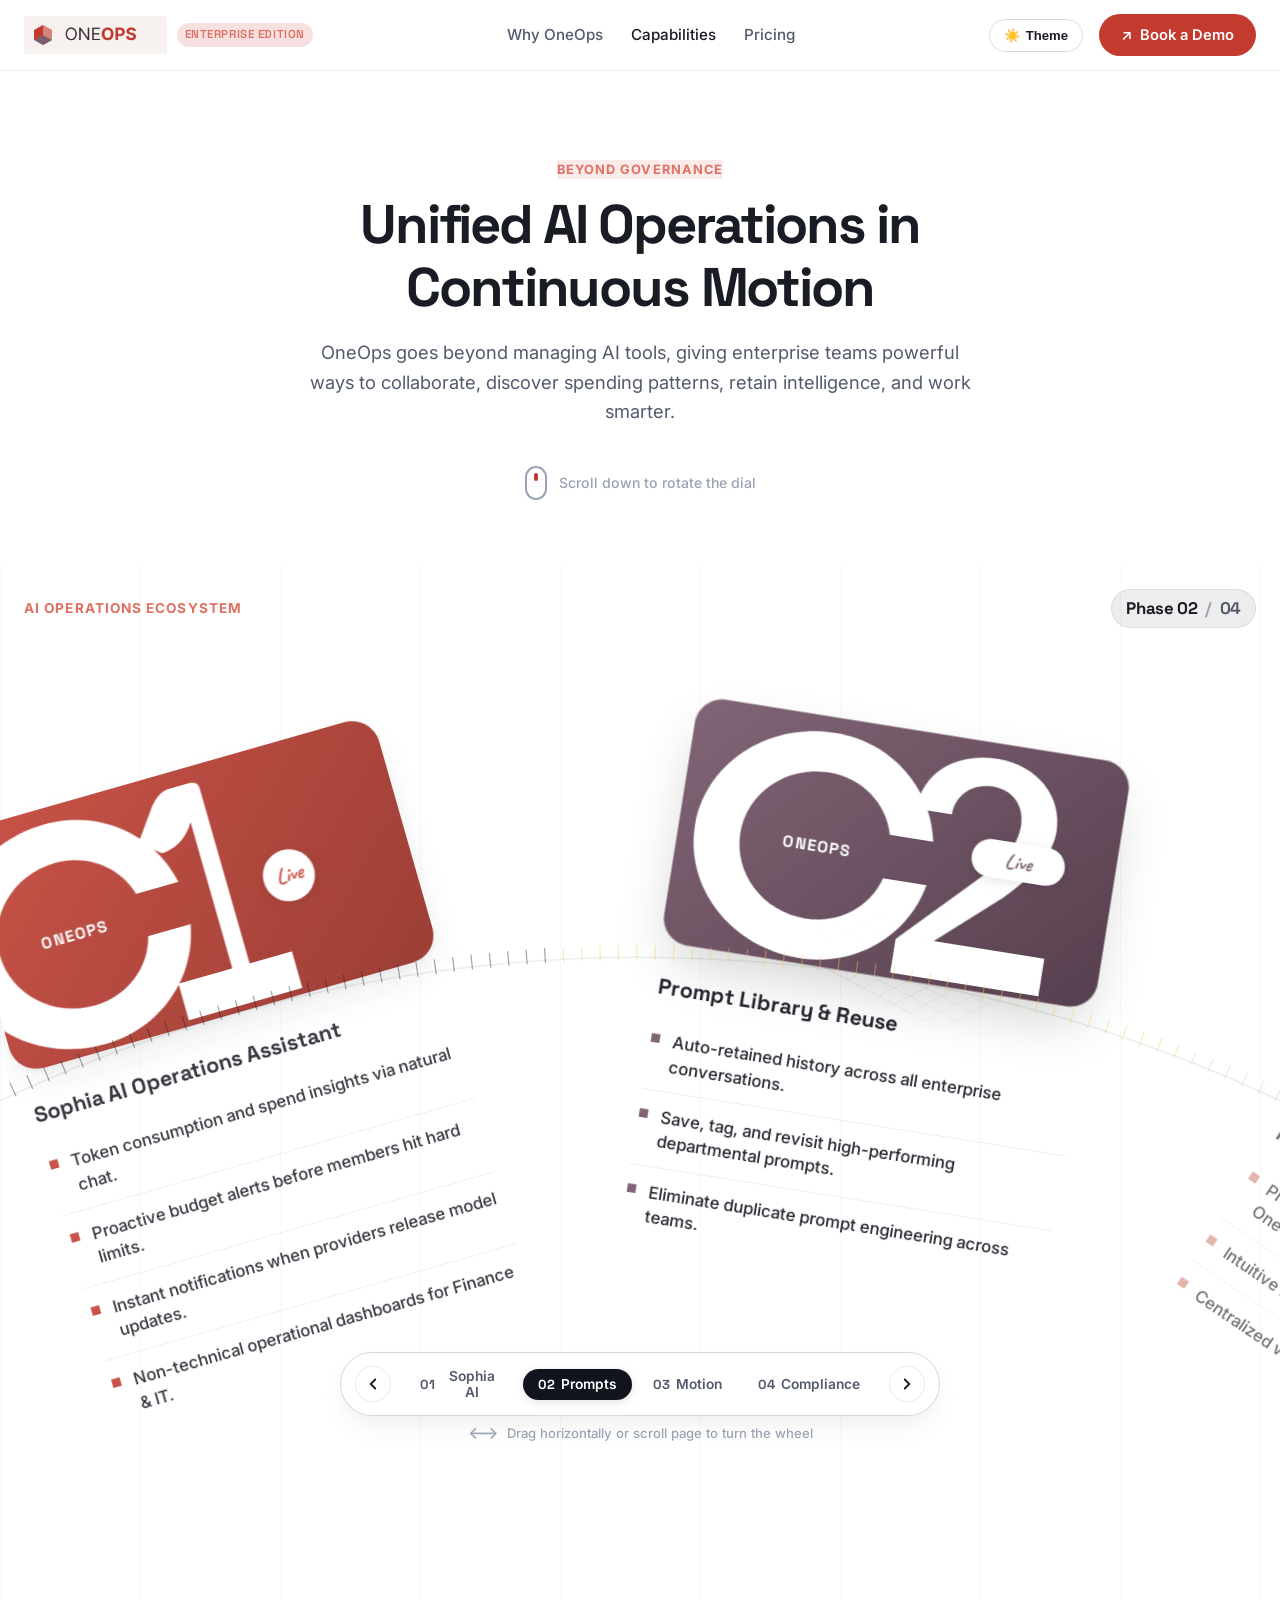
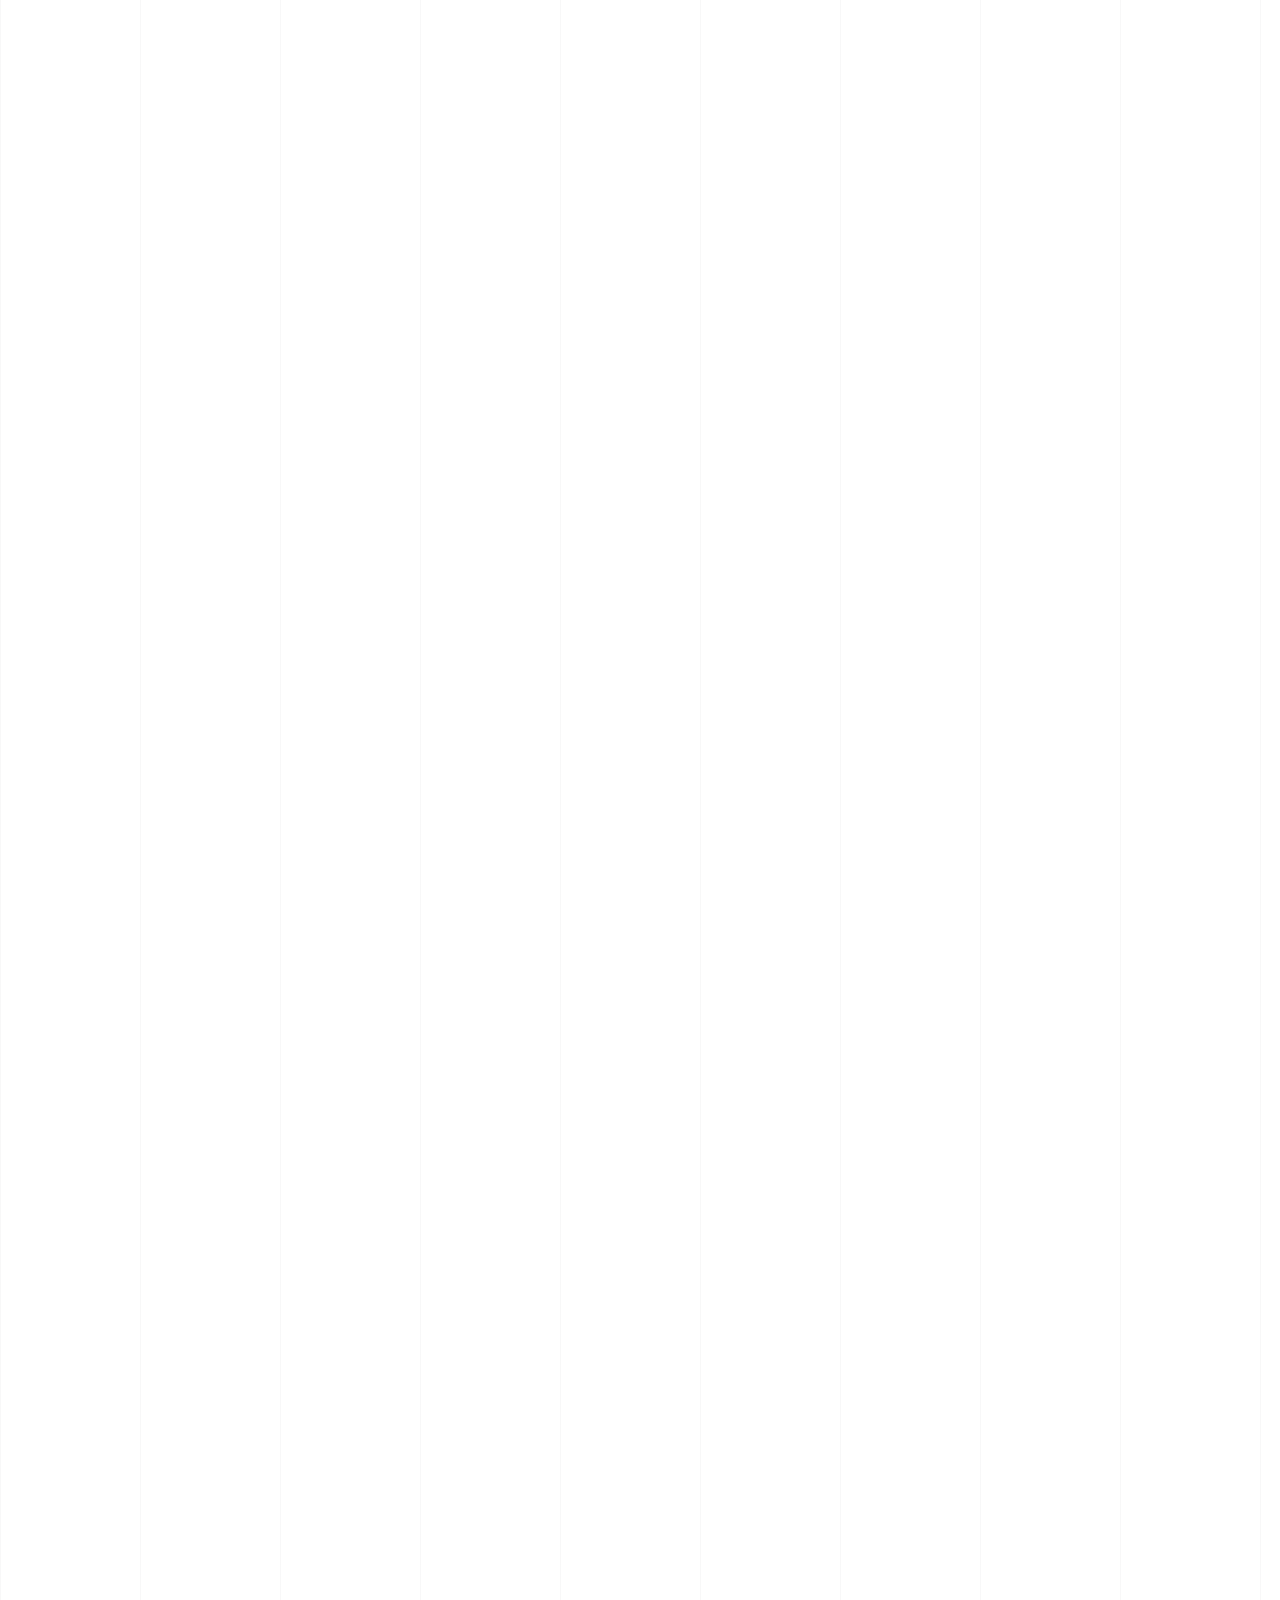
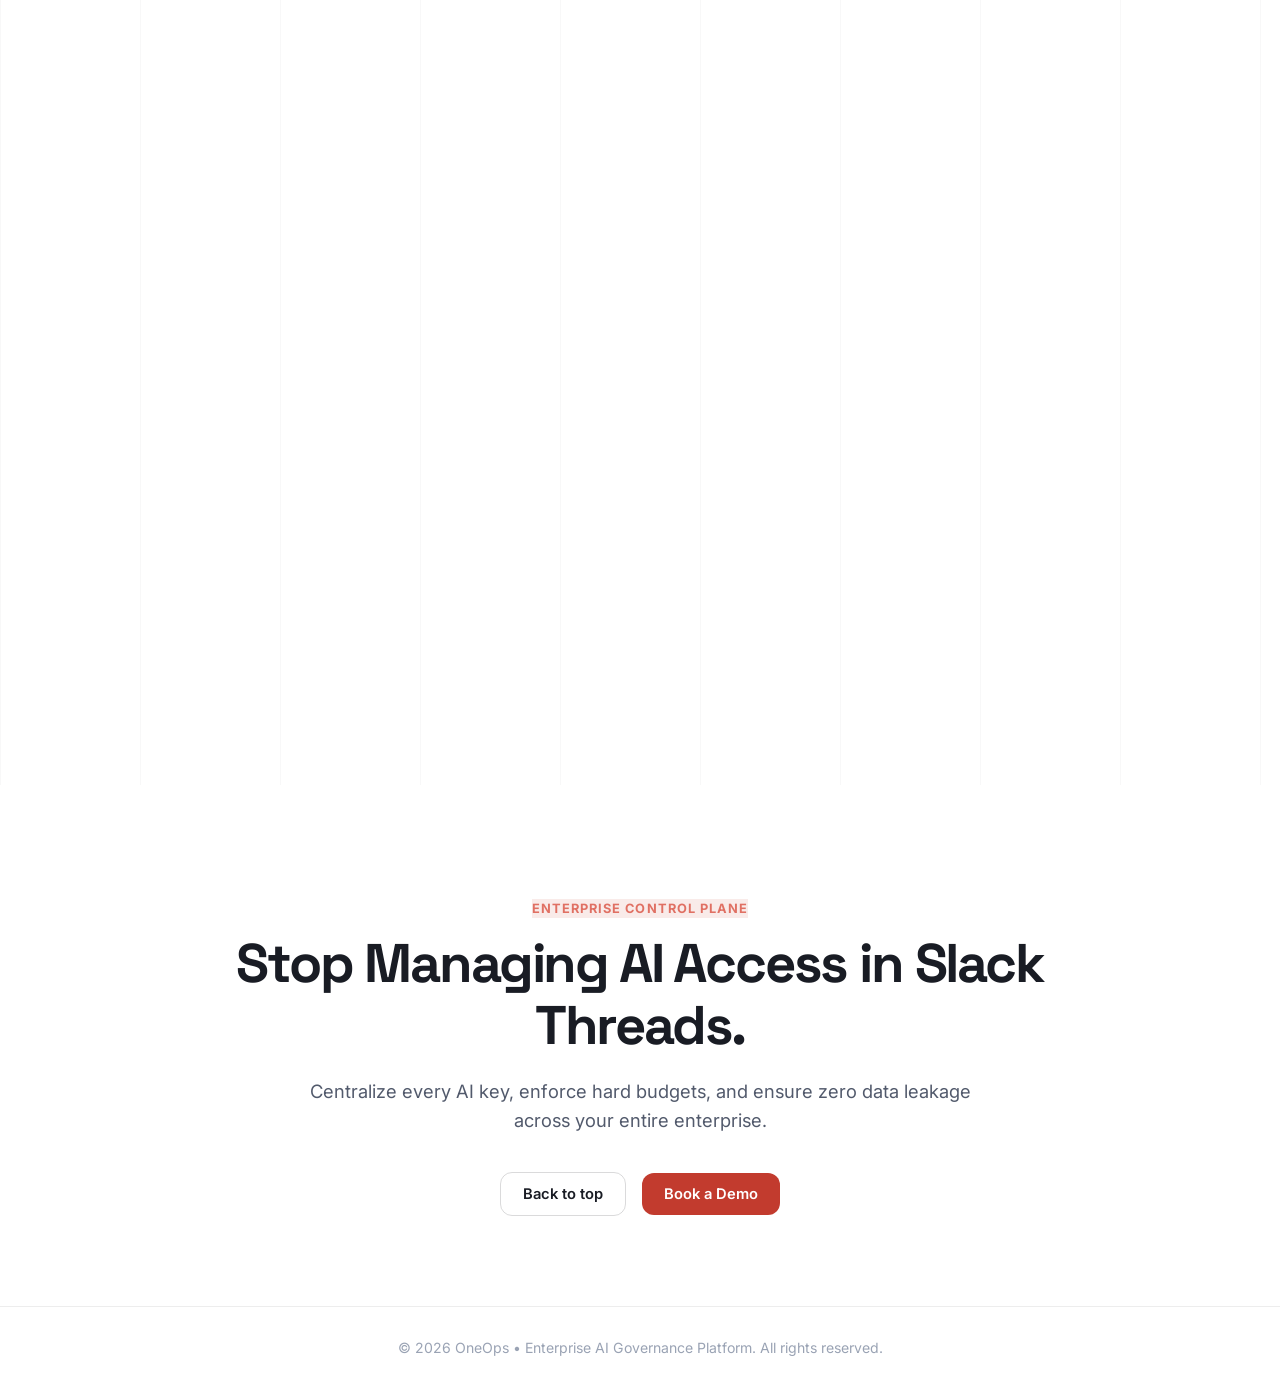
<file: section1/index.html>
<!DOCTYPE html>
<html lang="en" data-theme="dark">
<head>
  <meta charset="UTF-8">
  <meta name="viewport" content="width=device-width, initial-scale=1.0">
  <title>OneOps &mdash; Extended Capabilities & Rotary Feature Roadmap</title>
  
  <!-- Google Fonts: Space Grotesk, Inter, Caveat (script) -->
  <link rel="preconnect" href="https://fonts.googleapis.com">
  <link rel="preconnect" href="https://fonts.gstatic.com" crossorigin>
  <link href="https://fonts.googleapis.com/css2?family=Caveat:wght@600;700&family=Inter:wght@400;500;600;700&family=Space+Grotesk:wght@600;700;800;900&display=swap" rel="stylesheet">
  
  <link rel="stylesheet" href="styles.css">
</head>
<body>

  <!-- Ambient Navigation Bar -->
  <header class="site-header">
    <div class="header-inner">
      <div class="brand-logo" aria-label="OneOps Logo">
        <img src="oneops-logo.png" alt="OneOps" style="height: 38px; width: auto; object-fit: contain;">
        <span class="brand-badge" style="background: rgba(194, 59, 46, 0.15); color: #E07063; border-color: rgba(194, 59, 46, 0.3);">Enterprise Edition</span>
      </div>

      <nav class="nav-links" aria-label="Primary navigation">
        <a href="#why" class="nav-link">Why OneOps</a>
        <a href="#features" class="nav-link is-active">Capabilities</a>
        <a href="#pricing" class="nav-link">Pricing</a>
      </nav>

      <div class="header-actions">
        <!-- OneOps Theme Switcher -->
        <button id="theme-toggle" class="theme-toggle-btn" aria-label="Toggle dark/light theme" title="Toggle theme">
          <span class="theme-icon light-icon" aria-hidden="true">☀️</span>
          <span class="theme-icon dark-icon" aria-hidden="true">🌙</span>
          <span class="theme-label">Theme</span>
        </button>

        <a href="#demo" class="btn btn-primary btn-pill" style="background: #C23B2E; color: #fff;">
          <span class="btn-icon" aria-hidden="true">↗</span>
          <span>Book a Demo</span>
        </a>
      </div>
    </div>
  </header>

  <!-- Natural Entry Hero Section -->
  <section class="intro-section" id="why">
    <div class="intro-content">
      <span class="section-tag" style="color: #E07063; border-color: rgba(194, 59, 46, 0.3); background: rgba(194, 59, 46, 0.1);">Beyond Governance</span>
      <h1 class="intro-title">Unified AI Operations in Continuous Motion</h1>
      <p class="intro-lead">OneOps goes beyond managing AI tools, giving enterprise teams powerful ways to collaborate, discover spending patterns, retain intelligence, and work smarter.</p>
      <div class="scroll-prompt" aria-hidden="true">
        <span class="mouse-icon">
          <span class="mouse-wheel" style="background: #C23B2E;"></span>
        </span>
        <span class="prompt-text">Scroll down to rotate the dial</span>
      </div>
    </div>
  </section>

  <!-- MAIN SCROLL-DRIVEN ROTARY DIAL SECTION -->
  <section class="dial-section" id="features" aria-label="Feature Roadmap Dial">
    
    <!-- Architectural Grid & Floating Isometric Wireframe -->
    <div class="dial-bg-canvas" aria-hidden="true">
      <div class="bg-v-grid"></div>
      
      <!-- Faint floating 3D wireframe mesh -->
      <div class="isometric-wireframe">
        <svg viewBox="0 0 320 320" class="iso-grid-svg">
          <defs>
            <linearGradient id="iso-pink-grad" x1="0%" y1="0%" x2="100%" y2="100%">
              <stop offset="0%" stop-color="#C23B2E" stop-opacity="0.45" />
              <stop offset="50%" stop-color="#E07063" stop-opacity="0.25" />
              <stop offset="100%" stop-color="#7A5C6E" stop-opacity="0.05" />
            </linearGradient>
          </defs>
          <g transform="translate(160, 40) scale(1.1, 0.58) rotate(45)">
            <rect x="-100" y="-100" width="200" height="200" fill="none" stroke="url(#iso-pink-grad)" stroke-width="1.2" />
            <path d="M-80 -100 V100 M-60 -100 V100 M-40 -100 V100 M-20 -100 V100 M0 -100 V100 M20 -100 V100 M40 -100 V100 M60 -100 V100 M80 -100 V100" stroke="url(#iso-pink-grad)" stroke-width="0.75" />
            <path d="M-100 -80 H100 M-100 -60 H100 M-100 -40 H100 M-100 -20 H100 M-100 0 H100 M-100 20 H100 M-100 40 H100 M-100 60 H100 M-100 80 H100" stroke="url(#iso-pink-grad)" stroke-width="0.75" />
          </g>
        </svg>
      </div>
    </div>

    <!-- Pinned Sticky Stage -->
    <div class="dial-sticky-stage" id="dial-stage">
      
      <!-- Upper Stage Header -->
      <div class="dial-stage-header">
        <span class="dial-kicker" style="color: #E07063;">AI Operations Ecosystem</span>
        <div class="dial-progress-counter" aria-live="polite">
          <span class="current-phase" id="phase-number">Phase 01</span>
          <span class="counter-divider">/</span>
          <span class="total-phases">04</span>
        </div>
      </div>

      <!-- Rotary Dial Viewport -->
      <div class="dial-viewport" id="dial-viewport" tabindex="0" role="region" aria-roledescription="carousel" aria-label="Rotary feature carousel. Use arrow keys, horizontal drag, or scroll to rotate.">
        
        <!-- Rotating SVG Gauge / Tick Marks Track -->
        <svg class="dial-track-svg" id="dial-track-svg" aria-hidden="true"></svg>

        <!-- Rotating Cards Carrier -->
        <div class="dial-wheel" id="dial-wheel">

          <!-- CARD 01: Crimson Red (LIVE: Sophia AI) -->
          <article class="dial-card-node" data-index="0" data-theme="cyan" id="card-node-0">
            <div class="card-ticket card-cyan" style="background: linear-gradient(135deg, #C23B2E 0%, #8E2319 100%);">
              <!-- Scroll-Parallax Artwork Carrier -->
              <div class="ticket-artwork" aria-hidden="true">
                <svg viewBox="0 0 440 250" class="ticket-svg" preserveAspectRatio="xMidYMid meet">
                  <!-- Giant Digit 0 with centered ONEOPS -->
                  <g class="glyph-zero">
                    <path fill="#ffffff" fill-rule="evenodd" d="M 124 16 C 54 16 0 68 0 130 C 0 192 54 244 124 244 C 182 244 228 204 238 152 L 194 152 C 186 182 158 204 124 204 C 80 204 46 170 46 130 C 46 90 80 56 124 56 C 158 56 186 78 194 108 L 238 108 C 228 56 182 16 124 16 Z"/>
                    <text x="124" y="136" text-anchor="middle" font-family="'Space Grotesk', -apple-system, sans-serif" font-weight="800" font-size="16" fill="#ffffff" letter-spacing="1.2">ONEOPS</text>
                  </g>

                  <!-- Giant Digit 1 matching height and weight -->
                  <g class="glyph-one">
                    <path fill="#ffffff" d="M 230 76 C 242 76 256 70 266 54 L 266 206 L 210 206 L 210 244 L 328 244 L 328 206 L 284 206 L 284 24 C 284 18 280 16 274 16 L 254 16 C 246 16 238 22 232 30 L 210 60 Z"/>
                  </g>

                  <!-- LIVE Badge -->
                  <g class="glyph-badge badge-live">
                    <circle cx="346" cy="132" r="26" fill="#ffffff" filter="drop-shadow(0 2px 6px rgba(0,0,0,0.1))"/>
                    <text x="346" y="138" text-anchor="middle" font-family="'Caveat', cursive, sans-serif" font-weight="700" font-size="22" fill="#C23B2E">Live</text>
                  </g>
                </svg>
              </div>
            </div>

            <div class="card-body">
              <h3 style="font-family: var(--font-display); font-size: 1.35rem; margin-bottom: 12px; color: var(--text-main);">Sophia AI Operations Assistant</h3>
              <ul class="feature-checklist">
                <li class="checklist-item">
                  <span class="item-bullet" style="color:#C23B2E;" aria-hidden="true">■</span>
                  <span class="item-text">Token consumption and spend insights via natural chat.</span>
                </li>
                <li class="checklist-item">
                  <span class="item-bullet" style="color:#C23B2E;" aria-hidden="true">■</span>
                  <span class="item-text">Proactive budget alerts before members hit hard limits.</span>
                </li>
                <li class="checklist-item">
                  <span class="item-bullet" style="color:#C23B2E;" aria-hidden="true">■</span>
                  <span class="item-text">Instant notifications when providers release model updates.</span>
                </li>
                <li class="checklist-item">
                  <span class="item-bullet" style="color:#C23B2E;" aria-hidden="true">■</span>
                  <span class="item-text">Non-technical operational dashboards for Finance & IT.</span>
                </li>
              </ul>
            </div>
          </article>

          <!-- CARD 02: Warm Plum/Mauve (LIVE: Prompt Library) -->
          <article class="dial-card-node" data-index="1" data-theme="gold" id="card-node-1">
            <div class="card-ticket card-gold" style="background: linear-gradient(135deg, #7A5C6E 0%, #4D3545 100%);">
              <!-- Scroll-Parallax Artwork Carrier -->
              <div class="ticket-artwork" aria-hidden="true">
                <svg viewBox="0 0 440 250" class="ticket-svg" preserveAspectRatio="xMidYMid meet">
                  <g class="glyph-zero">
                    <path fill="#ffffff" fill-rule="evenodd" d="M 124 16 C 54 16 0 68 0 130 C 0 192 54 244 124 244 C 182 244 228 204 238 152 L 194 152 C 186 182 158 204 124 204 C 80 204 46 170 46 130 C 46 90 80 56 124 56 C 158 56 186 78 194 108 L 238 108 C 228 56 182 16 124 16 Z"/>
                    <text x="124" y="136" text-anchor="middle" font-family="'Space Grotesk', -apple-system, sans-serif" font-weight="800" font-size="16" fill="#ffffff" letter-spacing="1.2">ONEOPS</text>
                  </g>

                  <g class="glyph-two">
                    <path fill="#ffffff" d="M 216 78 C 216 42 246 16 288 16 C 330 16 358 44 358 78 C 358 104 340 128 316 152 L 254 206 L 366 206 L 366 244 L 216 244 L 216 210 L 292 134 C 314 112 322 96 322 78 C 322 58 308 44 288 44 C 268 44 252 58 252 78 Z"/>
                  </g>

                  <g class="glyph-badge badge-next-2">
                    <rect x="278" y="96" width="94" height="38" rx="19" fill="#ffffff" filter="drop-shadow(0 2px 6px rgba(0,0,0,0.1))"/>
                    <text x="325" y="122" text-anchor="middle" font-family="'Caveat', cursive, sans-serif" font-weight="700" font-size="21" fill="#7A5C6E">Live</text>
                  </g>
                </svg>
              </div>
            </div>

            <div class="card-body">
              <h3 style="font-family: var(--font-display); font-size: 1.35rem; margin-bottom: 12px; color: var(--text-main);">Prompt Library & Reuse</h3>
              <ul class="feature-checklist">
                <li class="checklist-item">
                  <span class="item-bullet" style="color:#7A5C6E;" aria-hidden="true">■</span>
                  <span class="item-text">Auto-retained history across all enterprise conversations.</span>
                </li>
                <li class="checklist-item">
                  <span class="item-bullet" style="color:#7A5C6E;" aria-hidden="true">■</span>
                  <span class="item-text">Save, tag, and revisit high-performing departmental prompts.</span>
                </li>
                <li class="checklist-item">
                  <span class="item-bullet" style="color:#7A5C6E;" aria-hidden="true">■</span>
                  <span class="item-text">Eliminate duplicate prompt engineering across teams.</span>
                </li>
              </ul>
            </div>
          </article>

          <!-- CARD 03: Coral Salmon (NEW: Motion Studio) -->
          <article class="dial-card-node" data-index="2" data-theme="sage" id="card-node-2">
            <div class="card-ticket card-sage" style="background: linear-gradient(135deg, #D4857A 0%, #A35449 100%);">
              <!-- Scroll-Parallax Artwork Carrier -->
              <div class="ticket-artwork" aria-hidden="true">
                <svg viewBox="0 0 440 250" class="ticket-svg" preserveAspectRatio="xMidYMid meet">
                  <g class="glyph-zero">
                    <path fill="#ffffff" fill-rule="evenodd" d="M 124 16 C 54 16 0 68 0 130 C 0 192 54 244 124 244 C 182 244 228 204 238 152 L 194 152 C 186 182 158 204 124 204 C 80 204 46 170 46 130 C 46 90 80 56 124 56 C 158 56 186 78 194 108 L 238 108 C 228 56 182 16 124 16 Z"/>
                    <text x="124" y="136" text-anchor="middle" font-family="'Space Grotesk', -apple-system, sans-serif" font-weight="800" font-size="16" fill="#ffffff" letter-spacing="1.2">ONEOPS</text>
                  </g>

                  <g class="glyph-three">
                    <path fill="#ffffff" d="M 224 38 L 224 16 L 350 16 L 350 48 L 284 106 C 304 106 324 114 338 128 C 354 144 362 166 362 192 C 362 222 340 244 294 244 C 252 244 224 222 216 190 L 254 176 C 260 196 274 212 294 212 C 314 212 326 198 326 184 C 326 166 312 154 286 154 L 260 154 L 260 124 L 296 90 L 252 90 L 224 90 Z"/>
                  </g>

                  <g class="glyph-badge badge-next-3">
                    <rect x="296" y="118" width="94" height="38" rx="19" fill="#ffffff" filter="drop-shadow(0 2px 6px rgba(0,0,0,0.1))"/>
                    <text x="343" y="144" text-anchor="middle" font-family="'Caveat', cursive, sans-serif" font-weight="700" font-size="21" fill="#D4857A">New</text>
                  </g>
                </svg>
              </div>
            </div>

            <div class="card-body">
              <h3 style="font-family: var(--font-display); font-size: 1.35rem; margin-bottom: 12px; color: var(--text-main);">Motion Studio</h3>
              <ul class="feature-checklist">
                <li class="checklist-item">
                  <span class="item-bullet" style="color:#D4857A;" aria-hidden="true">■</span>
                  <span class="item-text">Prompt-driven AI video workflows directly inside OneOps.</span>
                </li>
                <li class="checklist-item">
                  <span class="item-bullet" style="color:#D4857A;" aria-hidden="true">■</span>
                  <span class="item-text">Intuitive manual tools to refine visual sequences.</span>
                </li>
                <li class="checklist-item">
                  <span class="item-bullet" style="color:#D4857A;" aria-hidden="true">■</span>
                  <span class="item-text">Centralized video asset management and security.</span>
                </li>
              </ul>
            </div>
          </article>

          <!-- CARD 04: Dark Charcoal & Crimson (UP NEXT: Compliance Feedback) -->
          <article class="dial-card-node" data-index="3" data-theme="coral" id="card-node-3">
            <div class="card-ticket card-coral" style="background: linear-gradient(135deg, #3A2E35 0%, #20171D 100%); border: 1px solid rgba(194, 59, 46, 0.4);">
              <!-- Scroll-Parallax Artwork Carrier -->
              <div class="ticket-artwork" aria-hidden="true">
                <svg viewBox="0 0 440 250" class="ticket-svg" preserveAspectRatio="xMidYMid meet">
                  <g class="glyph-zero">
                    <path fill="#ffffff" fill-rule="evenodd" d="M 124 16 C 54 16 0 68 0 130 C 0 192 54 244 124 244 C 182 244 228 204 238 152 L 194 152 C 186 182 158 204 124 204 C 80 204 46 170 46 130 C 46 90 80 56 124 56 C 158 56 186 78 194 108 L 238 108 C 228 56 182 16 124 16 Z"/>
                    <text x="124" y="136" text-anchor="middle" font-family="'Space Grotesk', -apple-system, sans-serif" font-weight="800" font-size="16" fill="#ffffff" letter-spacing="1.2">ONEOPS</text>
                  </g>

                  <g class="glyph-four">
                    <path fill="#ffffff" d="M 302 16 L 342 16 L 342 160 L 372 160 L 372 196 L 342 196 L 342 244 L 298 244 L 298 196 L 204 196 L 204 162 L 302 16 Z M 298 76 L 246 160 L 298 160 L 298 76 Z"/>
                  </g>

                  <g class="glyph-badge badge-next-4">
                    <rect x="288" y="78" width="94" height="38" rx="19" fill="#ffffff" filter="drop-shadow(0 2px 6px rgba(0,0,0,0.1))"/>
                    <text x="335" y="104" text-anchor="middle" font-family="'Caveat', cursive, sans-serif" font-weight="700" font-size="20" fill="#3A2E35">Feedback</text>
                  </g>
                </svg>
              </div>
            </div>

            <div class="card-body">
              <h3 style="font-family: var(--font-display); font-size: 1.35rem; margin-bottom: 12px; color: var(--text-main);">Enterprise Feedback & Audit</h3>
              <ul class="feature-checklist">
                <li class="checklist-item">
                  <span class="item-bullet" style="color:#C23B2E;" aria-hidden="true">■</span>
                  <span class="item-text">Recurring monthly user feedback and sentiment cycles.</span>
                </li>
                <li class="checklist-item">
                  <span class="item-bullet" style="color:#C23B2E;" aria-hidden="true">■</span>
                  <span class="item-text">Continuous friction point and shadow-AI detection.</span>
                </li>
                <li class="checklist-item">
                  <span class="item-bullet" style="color:#C23B2E;" aria-hidden="true">■</span>
                  <span class="item-text">Full violation logs for SOC 2, HIPAA, and GDPR compliance.</span>
                </li>
              </ul>
            </div>
          </article>

        </div><!-- /.dial-wheel -->
      </div><!-- /.dial-viewport -->

      <!-- Controls Deck (Pagination & Step Controls) -->
      <div class="dial-controls-deck">
        <button id="btn-prev" class="dial-nav-btn" aria-label="Rotate to previous phase" title="Previous phase">
          <svg viewBox="0 0 20 20" width="18" height="18" fill="none" stroke="currentColor" stroke-width="2" stroke-linecap="round" stroke-linejoin="round">
            <path d="M12.5 15l-5-5 5-5"/>
          </svg>
        </button>

        <div class="dial-phase-selector" role="tablist" aria-label="Select roadmap phase">
          <button class="phase-tab-btn is-active" role="tab" aria-selected="true" data-target="0">
            <span class="phase-badge">01</span>
            <span class="phase-name">Sophia AI</span>
          </button>
          <button class="phase-tab-btn" role="tab" aria-selected="false" data-target="1">
            <span class="phase-badge">02</span>
            <span class="phase-name">Prompts</span>
          </button>
          <button class="phase-tab-btn" role="tab" aria-selected="false" data-target="2">
            <span class="phase-badge">03</span>
            <span class="phase-name">Motion</span>
          </button>
          <button class="phase-tab-btn" role="tab" aria-selected="false" data-target="3">
            <span class="phase-badge">04</span>
            <span class="phase-name">Compliance</span>
          </button>
        </div>

        <button id="btn-next" class="dial-nav-btn" aria-label="Rotate to next phase" title="Next phase">
          <svg viewBox="0 0 20 20" width="18" height="18" fill="none" stroke="currentColor" stroke-width="2" stroke-linecap="round" stroke-linejoin="round">
            <path d="M7.5 5l5 5-5 5"/>
          </svg>
        </button>
      </div>

      <!-- Tactile Helper Hint -->
      <div class="dial-hint">
        <span class="drag-hint-icon">⟷</span>
        <span>Drag horizontally or scroll page to turn the wheel</span>
      </div>

    </div><!-- /.dial-sticky-stage -->
  </section>

  <!-- Lead-out Section -->
  <section class="outro-section" id="pricing">
    <div class="outro-content">
      <span class="section-tag" style="color: #E07063; border-color: rgba(194, 59, 46, 0.3); background: rgba(194, 59, 46, 0.1);">Enterprise Control Plane</span>
      <h2 class="outro-title">Stop Managing AI Access in Slack Threads.</h2>
      <p class="outro-text">Centralize every AI key, enforce hard budgets, and ensure zero data leakage across your entire enterprise.</p>
      <div class="outro-actions">
        <a href="#why" class="btn btn-outline">Back to top</a>
        <a href="#demo" class="btn btn-primary" style="background: #C23B2E; color: #fff;">Book a Demo</a>
      </div>
    </div>
  </section>

  <footer class="site-footer">
    <div class="footer-inner">
      <p>&copy; 2026 OneOps &bull; Enterprise AI Governance Platform. All rights reserved.</p>
    </div>
  </footer>

  <script src="app.js"></script>
</body>
</html>
</file>
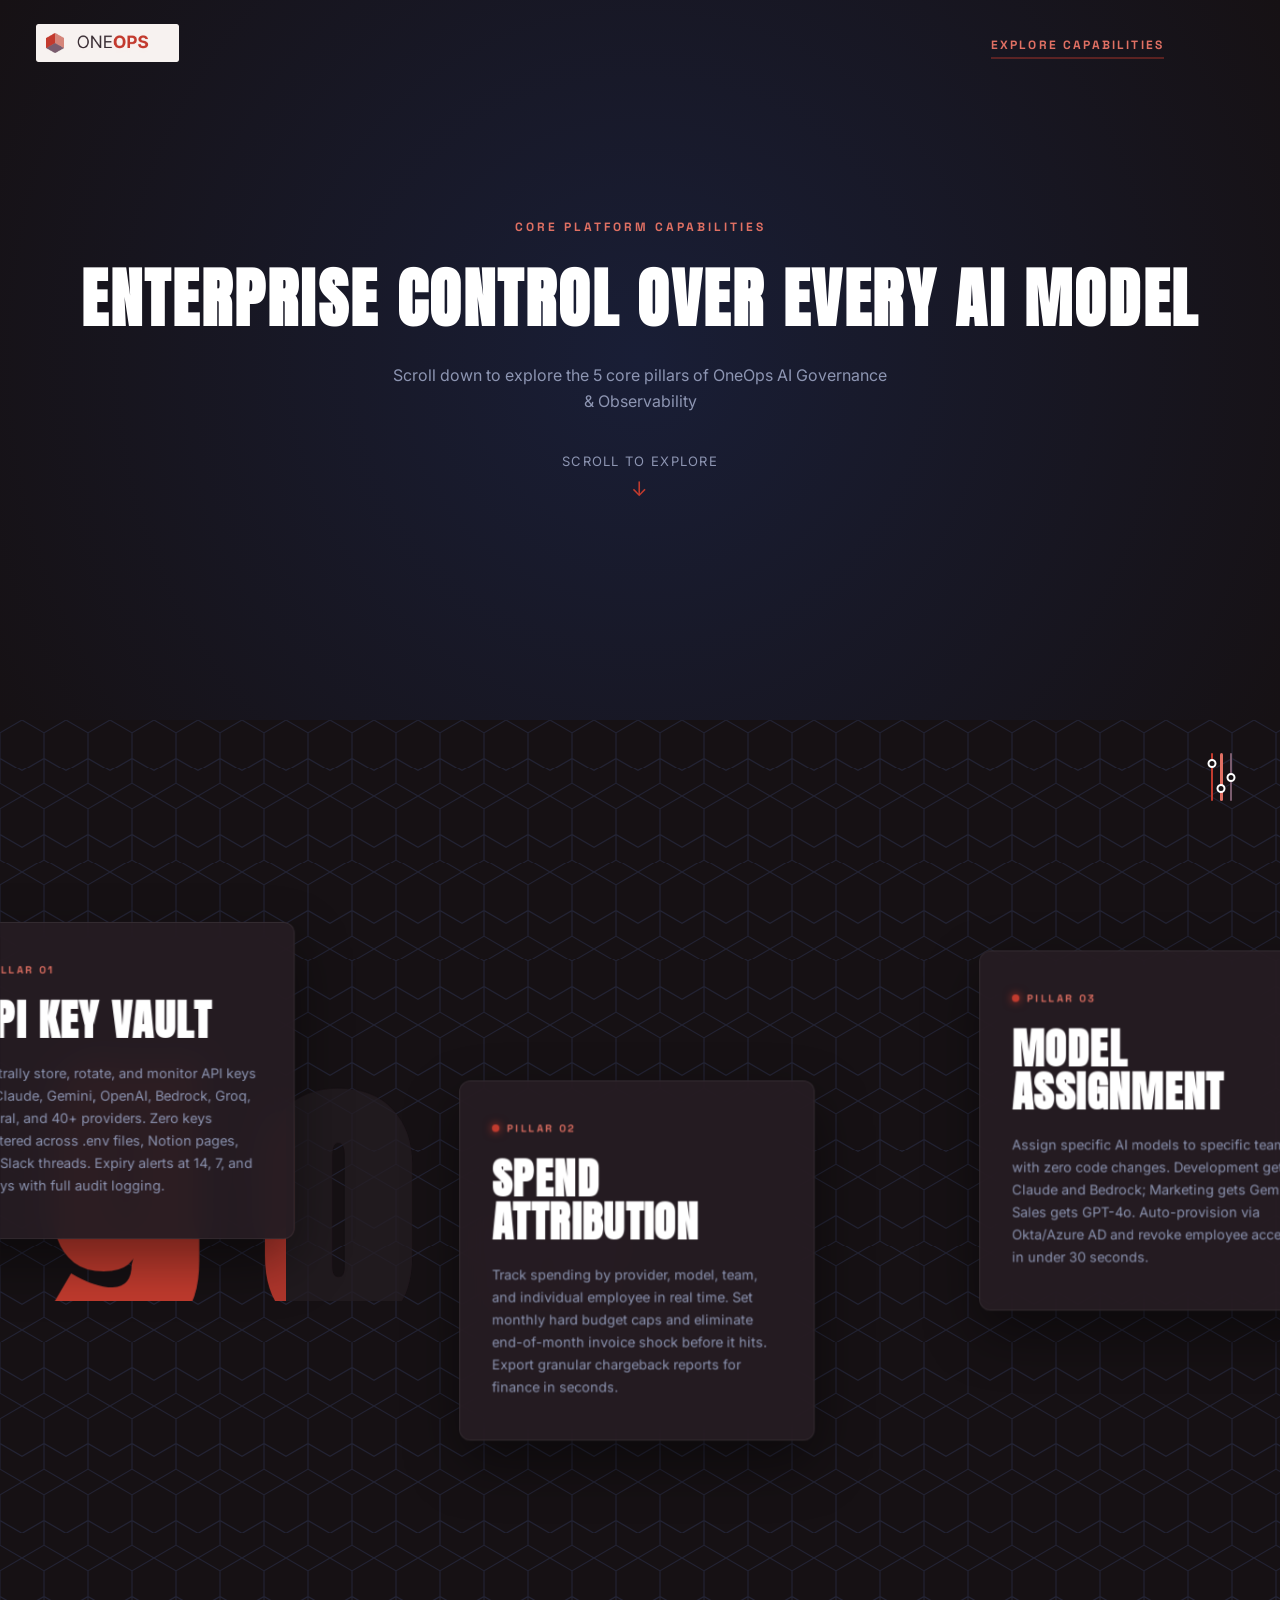
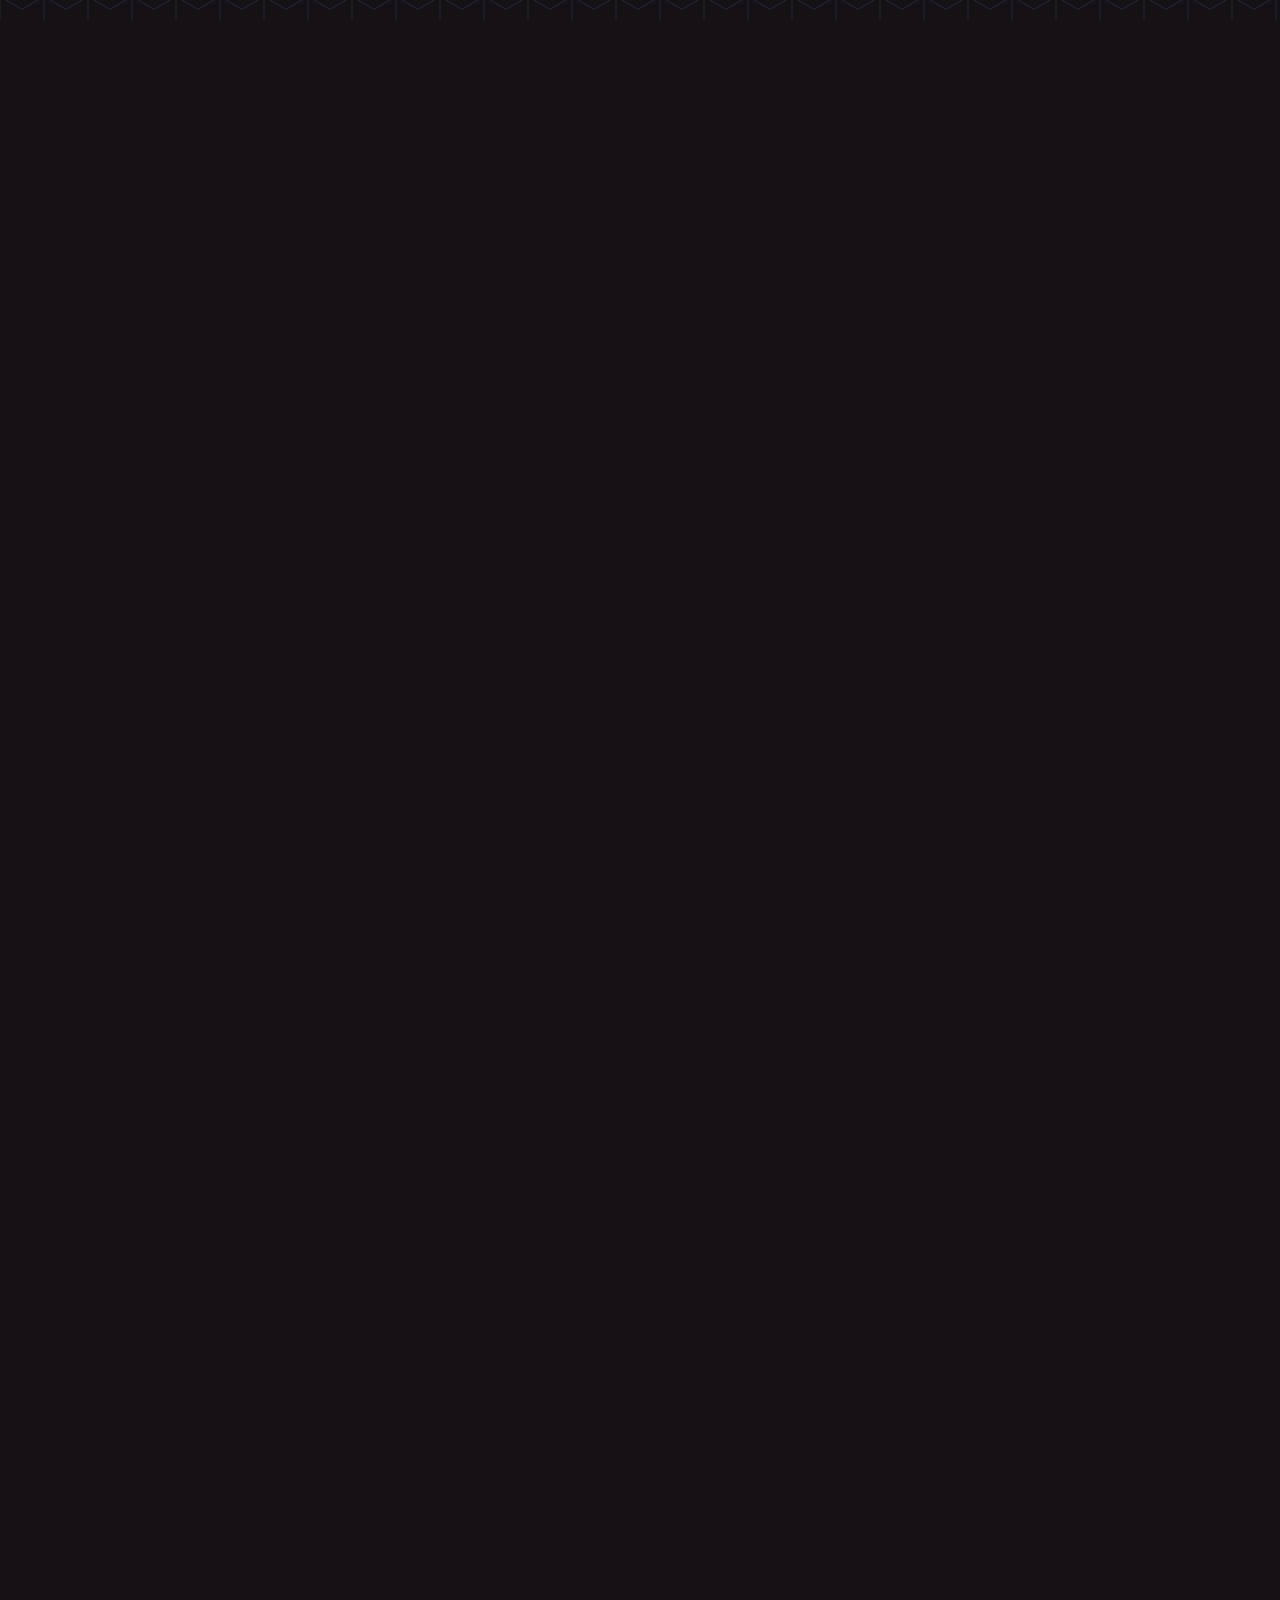
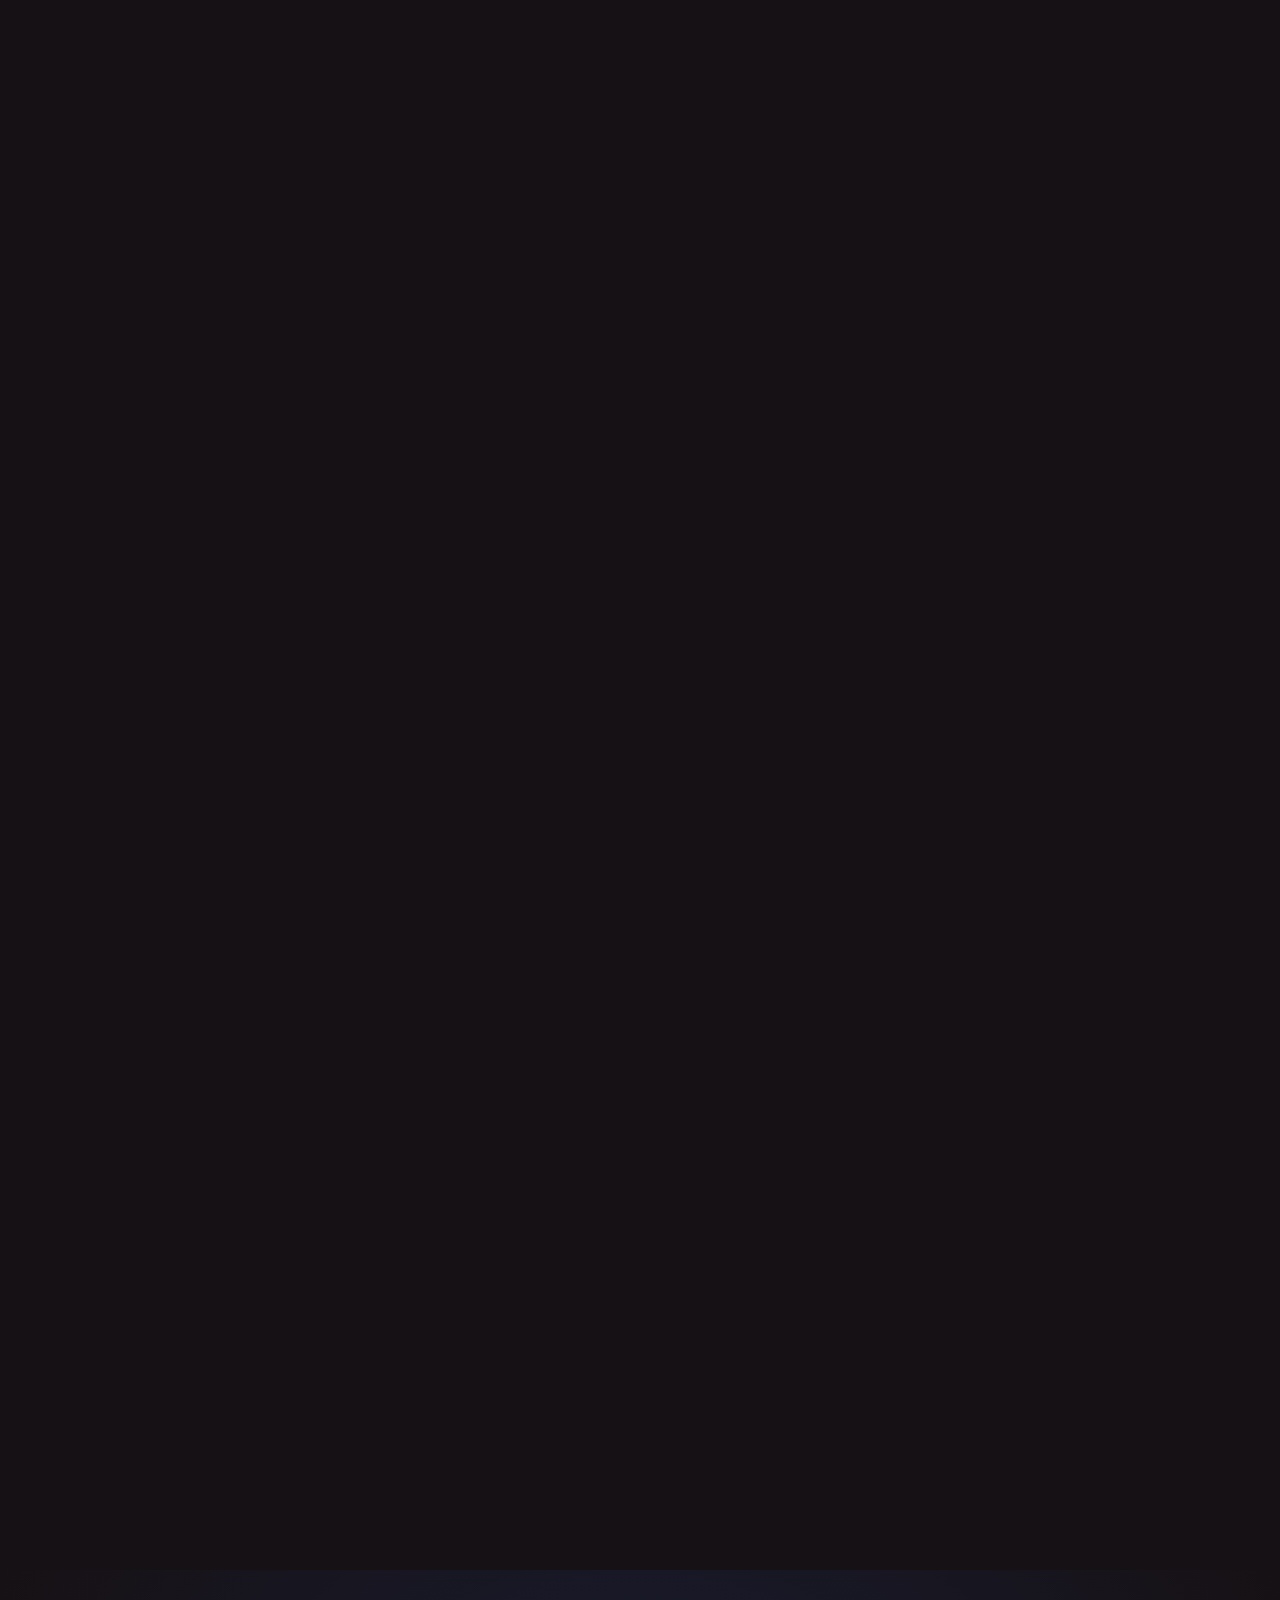
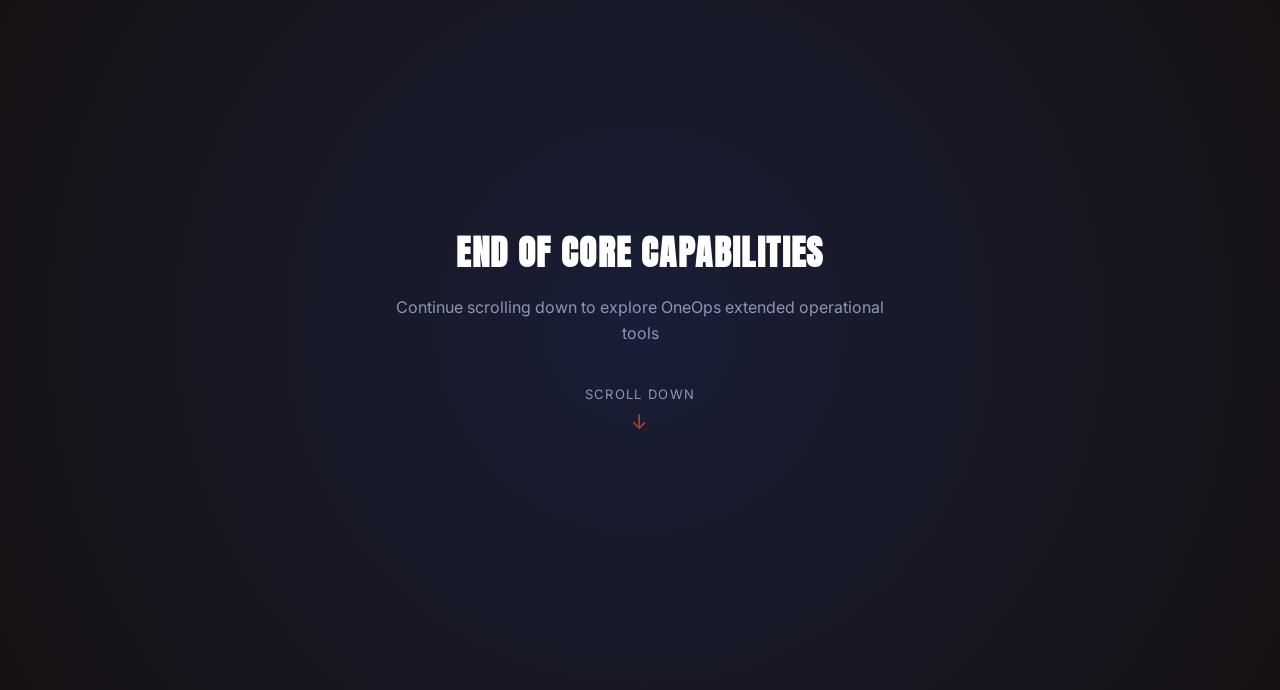
<file: section2/index.html>
<!DOCTYPE html>
<html lang="en">
<head>
  <meta charset="UTF-8">
  <meta name="viewport" content="width=device-width, initial-scale=1.0">
  <title>OneOps &mdash; Core Platform Capabilities Horizontal Scroll</title>
  
  <!-- Google Fonts: Space Grotesk & Inter -->
  <link rel="preconnect" href="https://fonts.googleapis.com">
  <link rel="preconnect" href="https://fonts.gstatic.com" crossorigin>
  <link href="https://fonts.googleapis.com/css2?family=Anton&family=Inter:wght@400;500;600;700&family=Space+Grotesk:wght@500;600;700;800;900&display=swap" rel="stylesheet">
  
  <link rel="stylesheet" href="styles.css">
</head>
<body>

  <!-- Ambient Top Header (OneOps Brand) -->
  <header class="site-header">
    <div class="header-inner">
      <div class="brand-logo" aria-label="OneOps">
        <img src="oneops-logo.png" alt="OneOps" style="height: 38px; width: auto; object-fit: contain;">
      </div>
      <div class="header-links">
        <a href="#rules-track" class="header-link" style="color: #E07063; border-color: rgba(194, 59, 46, 0.4);">EXPLORE CAPABILITIES</a>
      </div>
    </div>
  </header>

  <main>
    <!-- Top Placeholder Hero (Context before pinning) -->
    <section class="spacer-section spacer-top">
      <div class="spacer-content">
        <p class="section-label" style="color: #E07063;">CORE PLATFORM CAPABILITIES</p>
        <h1 class="spacer-title">Enterprise Control Over Every AI Model</h1>
        <p class="spacer-sub">Scroll down to explore the 5 core pillars of OneOps AI Governance & Observability</p>
        <div class="scroll-indicator">
          <span>Scroll to explore</span>
          <div class="scroll-arrow" style="color: #C23B2E;">↓</div>
        </div>
      </div>
    </section>

    <!-- Pinned Horizontal Scroll Section -->
    <section class="pinned-section-wrapper" id="rules-track">
      <div class="pinned-sticky-container">
        
        <!-- Repeating Hexagonal / Honeycomb Mesh Background -->
        <div class="hex-grid-bg" aria-hidden="true"></div>

        <!-- Top Right Equalizer / Controls Icon -->
        <div class="equalizer-widget" aria-hidden="true">
          <span class="eq-bar eq-bar-1" style="background: #C23B2E;"></span>
          <span class="eq-bar eq-bar-2" style="background: #E07063;"></span>
          <span class="eq-bar eq-bar-3" style="background: #7A5C6E;"></span>
        </div>

        <!-- Giant Typography Layers ("govern") with Individual Letter Spans -->
        <div class="giant-word-container" aria-hidden="true">
          <!-- Base Dark Layer with individual staggered letters -->
          <div class="giant-word giant-word-base" id="word-base">
            <span class="char-span" style="--char-i: 0;">g</span>
            <span class="char-span" style="--char-i: 1;">o</span>
            <span class="char-span" style="--char-i: 2;">v</span>
            <span class="char-span" style="--char-i: 3;">e</span>
            <span class="char-span" style="--char-i: 4;">r</span>
            <span class="char-span" style="--char-i: 5;">n</span>
          </div>
          <!-- Dynamic Crimson Accent Fill Layer (reveals with scroll) -->
          <div class="giant-word giant-word-reveal" id="word-reveal">
            <span class="char-span" style="--char-i: 0;">g</span>
            <span class="char-span" style="--char-i: 1;">o</span>
            <span class="char-span" style="--char-i: 2;">v</span>
            <span class="char-span" style="--char-i: 3;">e</span>
            <span class="char-span" style="--char-i: 4;">r</span>
            <span class="char-span" style="--char-i: 5;">n</span>
          </div>
        </div>

        <!-- Horizontal Sliding Track of Staggered Cards -->
        <div class="horizontal-track" id="horizontal-track">
          
          <!-- Card 1 -->
          <article class="rule-card card-pos-1">
            <div class="card-inner">
              <div class="card-badge">
                <span class="badge-dot" style="background: #C23B2E;"></span>
                <span class="badge-text" style="color: #E07063;">PILLAR 01</span>
              </div>
              <h2 class="card-title">API KEY VAULT</h2>
              <p class="card-desc">
                Centrally store, rotate, and monitor API keys for Claude, Gemini, OpenAI, Bedrock, Groq, Mistral, and 40+ providers. Zero keys scattered across .env files, Notion pages, and Slack threads. Expiry alerts at 14, 7, and 3 days with full audit logging.
              </p>
            </div>
          </article>

          <!-- Card 2 -->
          <article class="rule-card card-pos-2">
            <div class="card-inner">
              <div class="card-badge">
                <span class="badge-dot" style="background: #C23B2E;"></span>
                <span class="badge-text" style="color: #E07063;">PILLAR 02</span>
              </div>
              <h2 class="card-title">SPEND ATTRIBUTION</h2>
              <p class="card-desc">
                Track spending by provider, model, team, and individual employee in real time. Set monthly hard budget caps and eliminate end-of-month invoice shock before it hits. Export granular chargeback reports for finance in seconds.
              </p>
            </div>
          </article>

          <!-- Card 3 -->
          <article class="rule-card card-pos-3">
            <div class="card-inner">
              <div class="card-badge">
                <span class="badge-dot" style="background: #C23B2E;"></span>
                <span class="badge-text" style="color: #E07063;">PILLAR 03</span>
              </div>
              <h2 class="card-title">MODEL ASSIGNMENT</h2>
              <p class="card-desc">
                Assign specific AI models to specific teams with zero code changes. Development gets Claude and Bedrock; Marketing gets Gemini; Sales gets GPT-4o. Auto-provision via Okta/Azure AD and revoke employee access in under 30 seconds.
              </p>
            </div>
          </article>

          <!-- Card 4 -->
          <article class="rule-card card-pos-4">
            <div class="card-inner">
              <div class="card-badge">
                <span class="badge-dot" style="background: #C23B2E;"></span>
                <span class="badge-text" style="color: #E07063;">PILLAR 04</span>
              </div>
              <h2 class="card-title">PRE-LLM DLP GUARDRAILS</h2>
              <p class="card-desc">
                Every prompt is scanned in real time before it reaches external LLMs. Detect 20+ PII types (SSNs, cards, medical records, client IDs) and block or redact automatically. Complete violation logs ensure instant SOC 2, HIPAA, and GDPR audit compliance.
              </p>
            </div>
          </article>

          <!-- Card 5 -->
          <article class="rule-card card-pos-5">
            <div class="card-inner">
              <div class="card-badge">
                <span class="badge-dot" style="background: #C23B2E;"></span>
                <span class="badge-text" style="color: #E07063;">PILLAR 05</span>
              </div>
              <h2 class="card-title">TEAM CONTEXT & KB</h2>
              <p class="card-desc">
                Build a team-specific knowledge base for codebase conventions, brand guidelines, and product specs. OneOps automatically injects relevant context chunks, cutting token costs and eliminating repetitive prompt pasting across all departments.
              </p>
            </div>
          </article>

        </div><!-- /.horizontal-track -->
      </div><!-- /.pinned-sticky-container -->
    </section>

    <!-- Bottom Placeholder Spacer Section -->
    <section class="spacer-section spacer-bottom">
      <div class="spacer-content">
        <h2 class="spacer-title" style="font-size: 2.2rem;">End of Core Capabilities</h2>
        <p class="spacer-sub">Continue scrolling down to explore OneOps extended operational tools</p>
        <div class="scroll-indicator">
          <span>Scroll down</span>
          <div class="scroll-arrow" style="color: #C23B2E;">↓</div>
        </div>
      </div>
    </section>
  </main>

  <script src="app.js"></script>
</body>
</html>
</file>
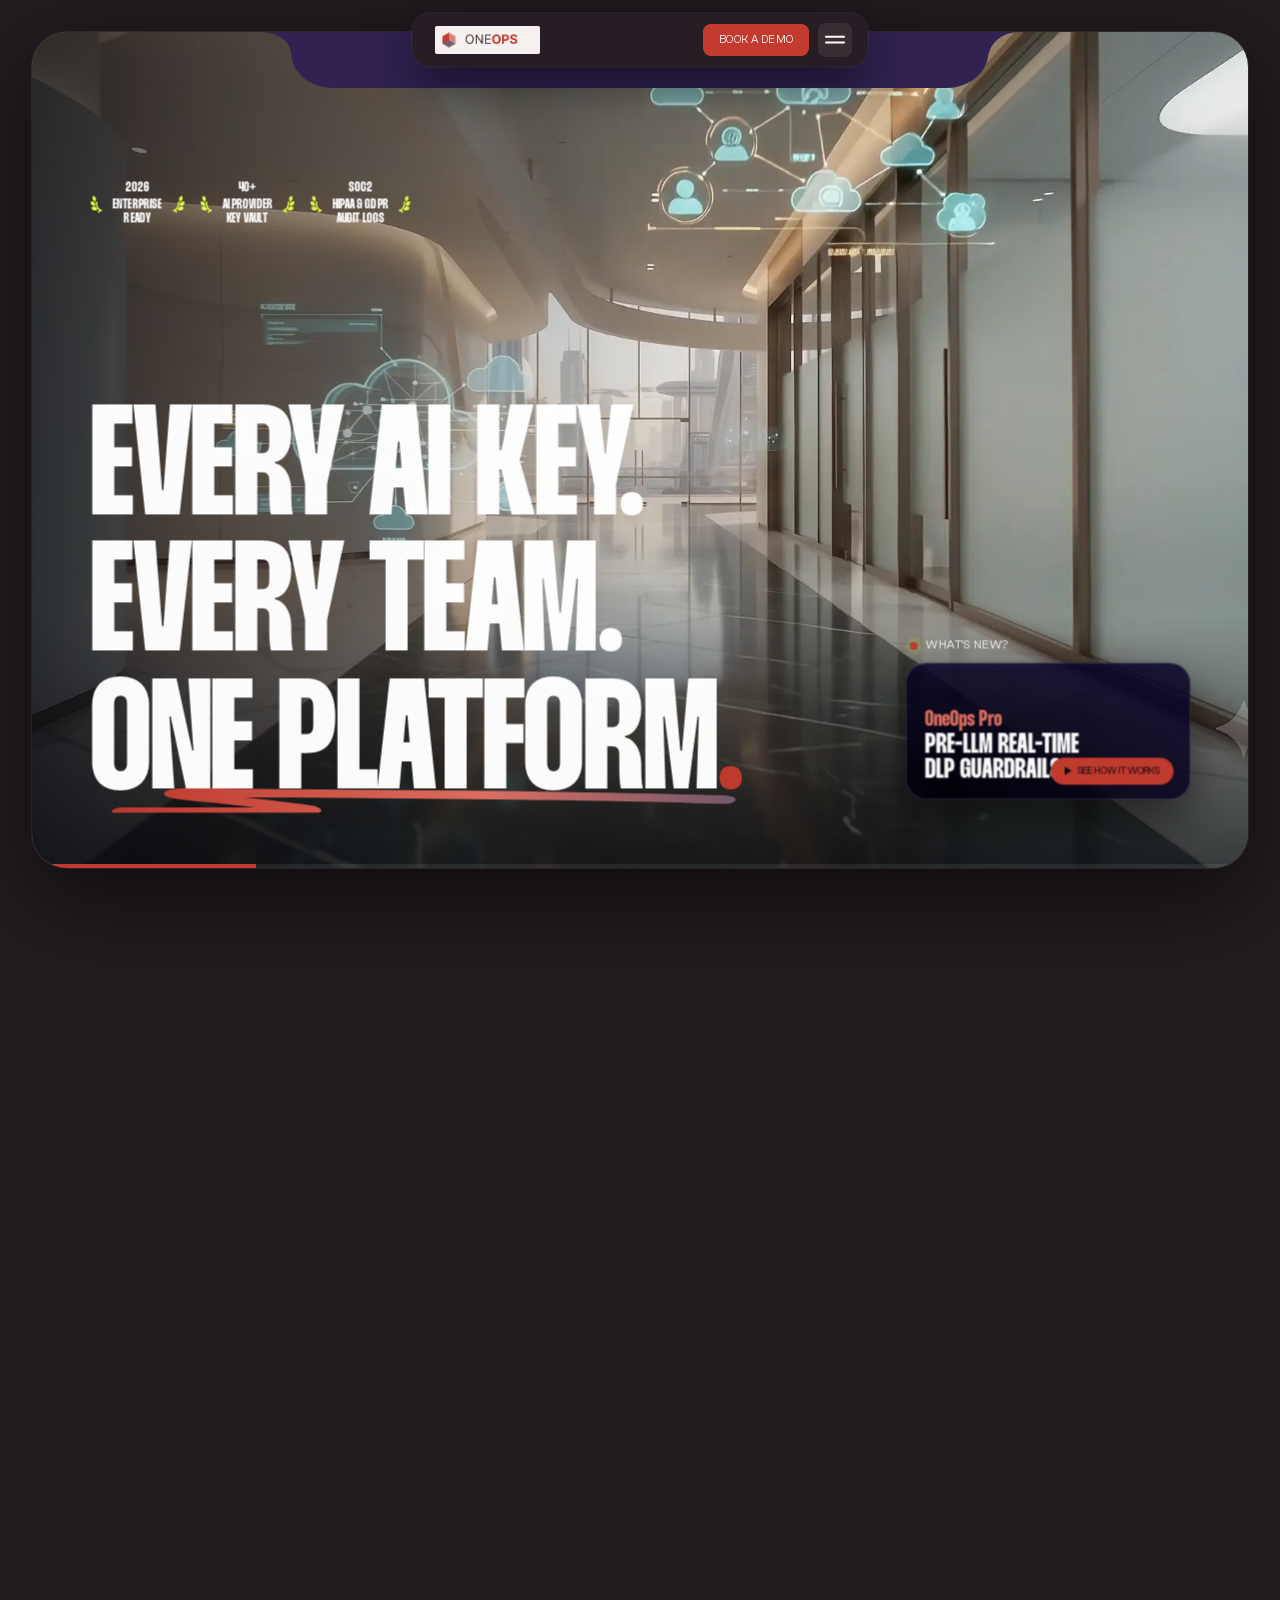
<file: section3/index.html>
<!DOCTYPE html>
<html lang="en">
<head>
  <meta charset="UTF-8">
  <meta name="viewport" content="width=device-width, initial-scale=1.0">
  <title>OneOps &mdash; Enterprise AI Governance Platform</title>

  <link rel="stylesheet" href="styles.css">
</head>
<body class="cro-body">

  <!-- =========================================================================
       TWO-STEP NOTCH NAVIGATION (FIXED OVERLAY)
       ========================================================================= -->
  <nav class="twostep-nav" id="twostep-nav" data-nav-status="closed" data-nav-scrolled="false" aria-label="Main Navigation">
    <!-- Backdrop Blur Overlay -->
    <div class="twostep-bg" id="nav-backdrop" aria-hidden="true"></div>

    <div class="twostep-wrap">
      <div class="twostep-width">
        <div class="twostep-bar">
          <div class="twostep-back">
            <div class="twostep-backBg"></div>
          </div>

          <!-- Top Row: Logo | BOOK A DEMO | Hamburger -->
          <div class="twostep-top">
            <!-- Brand Logo (3D Perspective Flip between Word & Mark on scroll) -->
            <a href="#top" class="twostep-logo" aria-label="OneOps Home">
              <span class="twostep-logoWord">
                <img src="assets/hero/oneops-logo.png" alt="OneOps" class="twostep-logoSvg" style="height: 34px; width: auto; object-fit: contain;">
              </span>
              <span class="twostep-logoMark" aria-hidden="true">
                <img src="assets/hero/oneops-logo.png" alt="OneOps" class="twostep-logoMarkSvg" style="height: 28px; width: auto; object-fit: contain;">
              </span>
            </a>

            <!-- Right Controls -->
            <div class="twostep-actions">
              <a href="#contact" class="twostep-barCta" data-text="BOOK A DEMO">
                <span class="twostep-barCtaInner">
                  <span class="twostep-barCtaBg" style="background: #C23B2E;"></span>
                  <span class="twostep-barCtaDefault">
                    <span class="twostep-barCtaDefaultBg" style="background: #C23B2E;"></span>
                    <span class="twostep-barCtaDefaultText">BOOK A DEMO</span>
                  </span>
                  <span class="twostep-barCtaHover" data-text="BOOK A DEMO"></span>
                </span>
              </a>

              <!-- Hamburger / Close Toggle Button -->
              <button class="twostep-toggle" id="nav-toggle-btn" aria-label="Toggle navigation menu" aria-expanded="false">
                <span class="twostep-toggleBar"></span>
                <span class="twostep-toggleBar"></span>
              </button>
            </div>
          </div><!-- /twostep-top -->

          <div class="twostep-topLine" aria-hidden="true"></div>

          <!-- Expanded Dropdown Menu -->
          <div class="twostep-bottom" id="nav-dropdown">
            <div class="twostep-bottomOverflow">
              <div class="twostep-bottomInner">
                <div class="twostep-bottomRow">
                  
                  <!-- Left: Links Column -->
                  <div class="twostep-bottomCol">
                    <div class="twostep-info">
                      <ul class="twostep-ul">
                        <li class="twostep-li">
                          <a href="#top" class="twostep-link">
                            <span class="twostep-linkSpan">HOME</span>
                          </a>
                        </li>
                        <li class="twostep-li">
                          <a href="#rules-track" class="twostep-link">
                            <span class="twostep-linkSpan">CAPABILITIES</span>
                            <span class="nav-pill-badge" style="background: rgba(194, 59, 46, 0.2); color: #E07063;">CORE</span>
                            <span class="nav-arr">&rsaquo;</span>
                          </a>
                        </li>
                        <li class="twostep-li">
                          <a href="#features" class="twostep-link">
                            <span class="twostep-linkSpan">ROTARY ROADMAP</span>
                            <span class="nav-pill-badge" style="background: rgba(194, 59, 46, 0.2); color: #E07063;">AI OS</span>
                            <span class="nav-arr">&rsaquo;</span>
                          </a>
                        </li>
                        <li class="twostep-li">
                          <a href="#how-it-works" class="twostep-link">
                            <span class="twostep-linkSpan">HOW IT WORKS</span>
                          </a>
                        </li>
                        <li class="twostep-li">
                          <a href="#pricing" class="twostep-link">
                            <span class="twostep-linkSpan">PRICING</span>
                          </a>
                        </li>
                      </ul>

                      <div class="twostep-small">
                        <a href="https://linkedin.com" target="_blank" rel="noopener" class="social-link">LinkedIn</a>
                        <a href="https://x.com" target="_blank" rel="noopener" class="social-link">X / Twitter</a>
                        <a href="https://github.com" target="_blank" rel="noopener" class="social-link">GitHub</a>
                      </div>
                    </div>
                  </div>

                  <!-- Right: Sophia AI Preview Card -->
                  <div class="twostep-bottomCol">
                    <aside class="menu-product-card" style="border-color: rgba(194, 59, 46, 0.3);">
                      <div class="product-badge-row">
                        <span class="product-eyebrow">INTELLIGENT AI OPERATIONS ASSISTANT</span>
                        <a href="#features" class="product-learn-btn" style="color: #E07063;">
                          <span>Learn More</span>
                          <span class="arr">&rarr;</span>
                        </a>
                      </div>

                      <div class="product-title-row">
                        <h3 class="product-name">Sophia <span>AI</span></h3>
                        <p class="product-tagline">Detect &bull; Alert &bull; Optimize</p>
                      </div>

                      <div class="preview-mockup" style="background: #181216;">
                        <div class="mockup-header">
                          <span class="mock-dot" style="background: #C23B2E;"></span>
                          <span class="mock-pill" style="color: #E07063;">BUDGET BURN: 82%</span>
                        </div>
                        <div class="mockup-content">
                          <div class="mockup-colors" style="display:flex; gap:6px;">
                            <span style="background: #C23B2E; width:14px; height:14px; border-radius:50%;"></span>
                            <span style="background: #7A5C6E; width:14px; height:14px; border-radius:50%;"></span>
                            <span style="background: #D4857A; width:14px; height:14px; border-radius:50%;"></span>
                          </div>
                          <div class="mockup-ai-btn" style="color: #F7F3F1;">
                            <span class="ai-sparkle" style="color:#C23B2E;">&#10024;</span>
                            <span>Total Spend: $8,240 (4 Teams)</span>
                          </div>
                        </div>
                      </div>
                    </aside>
                  </div>

                </div><!-- /twostep-bottomRow -->
              </div>
            </div>
          </div><!-- /twostep-bottom -->
        </div><!-- /twostep-bar -->
      </div>
    </div>
  </nav><!-- /twostep-nav -->


  <!-- =========================================================================
       PINNED SCROLLYTELLING HERO SECTION (300vh Scroll Track)
       ========================================================================= -->
  <section class="hero-hero" id="hero-track">
    <div class="hero-stage" id="hero-stage">

      <!-- Viewport Card (95% width, max 1900px, 35px border radius) -->
      <div class="hero-card" id="top">

        <!-- Background Video & Canvas -->
        <video id="hero-bg-video" class="hero-bg-video" src="assets/hero-video.mp4" autoplay loop muted playsinline preload="auto"></video>
        <canvas id="hero-canvas" class="hero-canvas" aria-label="3D Scrollytelling Sequence"></canvas>
        <div class="hero-vignette" aria-hidden="true"></div>

        <!-- The Exact SVG Notch Cutout sitting flush at the top -->
        <img src="assets/hero/union.svg" alt="" class="hero-notch" aria-hidden="true">

        <!-- ===================================================================
             CONTENT OVERLAYS (Phase 1 Hero & Phase 2 Impact)
             =================================================================== -->
        <div class="hero-content">

          <!-- PHASE 1: INITIAL HERO STATE -->
          <div class="overlay-phase phase-hero" id="phase-hero">

            <!-- 3 Laurel Badges (Top-Left) -->
            <div class="hero-badges" aria-label="Governance Standards">
              <div class="hero-badge">
                <img src="assets/hero/laurel-l1.svg" class="hero-laurel" alt="" aria-hidden="true">
                <span class="hero-badgeText">
                  <em>2026</em>ENTERPRISE<br>READY
                </span>
                <img src="assets/hero/laurel-l1.svg" class="hero-laurel hero-laurelFlip" alt="" aria-hidden="true">
              </div>

              <div class="hero-badge">
                <img src="assets/hero/laurel-l2.svg" class="hero-laurel" alt="" aria-hidden="true">
                <span class="hero-badgeText">
                  <em>40+</em>AI PROVIDER<br>KEY VAULT
                </span>
                <img src="assets/hero/laurel-l2.svg" class="hero-laurel hero-laurelFlip" alt="" aria-hidden="true">
              </div>

              <div class="hero-badge">
                <img src="assets/hero/laurel-l3.svg" class="hero-laurel" alt="" aria-hidden="true">
                <span class="hero-badgeText">
                  <em>SOC2</em>HIPAA & GDPR<br>AUDIT LOGS
                </span>
                <img src="assets/hero/laurel-l3.svg" class="hero-laurel hero-laurelFlip" alt="" aria-hidden="true">
              </div>
            </div>

            <!-- Giant Headline with Crimson Underline -->
            <h1 class="hero-headline">
              <span class="hero-line">
                <span class="hero-fill">EVERY AI KEY.</span>
              </span>
              <span class="hero-line">
                <span class="hero-fill">EVERY TEAM.</span>
              </span>
              <span class="hero-line">
                <span class="hero-fill">
                  <span class="hero-king">
                    ONE PLATFORM
                    <!-- Exact Marker Underline styled in Brand Crimson -->
                    <span class="hero-underlineWrap" aria-hidden="true">
                      <svg class="hero-underline" viewBox="0 0 310 40" fill="none" preserveAspectRatio="none">
                        <defs>
                          <linearGradient id="kingUnderline" x1="0" y1="0" x2="1" y2="0">
                            <stop offset="0%" stop-color="#C23B2E"/>
                            <stop offset="60%" stop-color="#E07063"/>
                            <stop offset="100%" stop-color="#7A5C6E"/>
                          </linearGradient>
                        </defs>
                        <path d="M17.0039 32.6826C32.2307 32.8412 47.4552 32.8277 62.676 32.8118C67.3044 32.807 96.546 33.0555 104.728 32.0775C113.615 31.0152 104.516 28.3028 102.022 27.2826C89.9573 22.3465 77.3751 19.0254 65.0451 15.0552C57.8987 12.7542 37.2813 8.49399 44.2314 6.10216C50.9667 3.78422 64.2873 5.81914 70.4249 5.96641C105.866 6.81677 141.306 7.58809 176.75 8.59886C217.874 9.77162 258.906 11.0553 300 14.4892 L313.5 15.6" stroke="url(#kingUnderline)" stroke-width="12" stroke-linecap="round"/>
                      </svg>
                    </span>
                  </span><span class="king-period" style="color: #C23B2E;">.</span>
                </span>
              </span>
            </h1>

            <!-- Floating Feature Card (Bottom-Right) -->
            <aside class="hero-videoWrap" aria-label="What's New in OneOps">
              <div class="hero-videoHead">
                <span class="hero-dot" aria-hidden="true" style="background: #C23B2E;"></span>
                <span>WHAT'S NEW?</span>
              </div>
              <div class="hero-videoCard">
                <div class="hero-videoOverlay"></div>
                <div class="hero-videoLabel">
                  <span class="card-logo-mini" style="color: #E07063;">OneOps Pro</span>
                  <strong>PRE-LLM REAL-TIME<br>DLP GUARDRAILS</strong>
                </div>
                <a href="#rules-track" class="hero-watchBtn" style="background: #C23B2E;">
                  <span class="hero-play" aria-hidden="true"></span>
                  <span>SEE HOW IT WORKS</span>
                </a>
              </div>
            </aside>

          </div><!-- /phase-hero -->


          <!-- PHASE 2: SCROLL-REVEALED IMPACT STATEMENT (Locked in Center) -->
          <div class="hero-centerText" id="phase-impact">
            <h2 class="hero-centerHeadline">
              YOUR TEAMS ARE USING 12+ AI TOOLS.<br>
              <span class="hero-accent" style="color: #E07063;">WHO AUTHORIZED HALF OF THEM?</span>
            </h2>
            <p class="hero-centerSub">
              API keys in Slack, $14,000 month-end invoice shock, and zero offboarding visibility.
              OneOps gives CTOs, Security, and Finance complete control plane governance with hard budget caps, per-person attribution, and pre-LLM DLP guardrails.
            </p>
          </div>

        </div><!-- /hero-content -->

        <!-- Bottom Linear Progress Bar -->
        <div class="stage-progress-bar" aria-hidden="true">
          <div class="stage-progress-fill" id="progress-indicator" style="background: #C23B2E;"></div>
        </div>

      </div><!-- /hero-card -->
    </div><!-- /hero-stage -->
  </section><!-- /hero-hero -->

  <script src="app.js"></script>
</body>
</html>
</file>
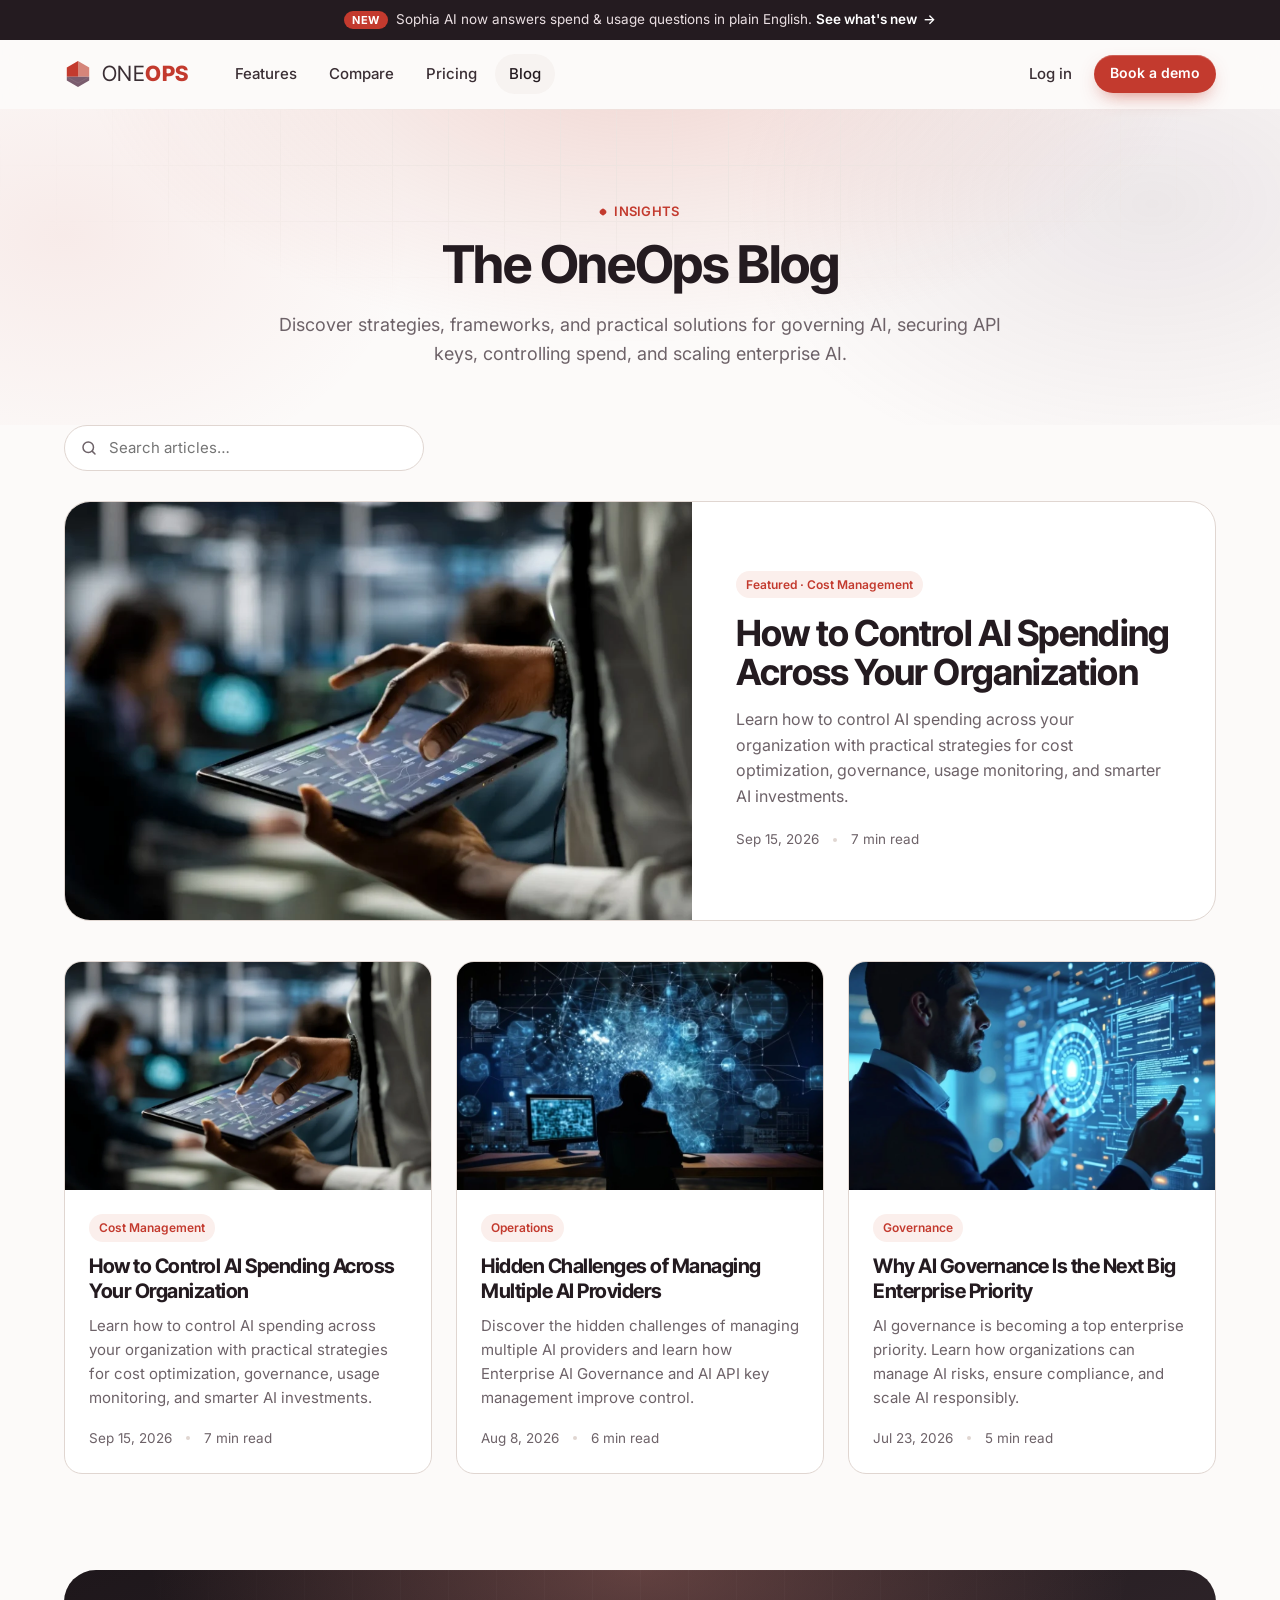
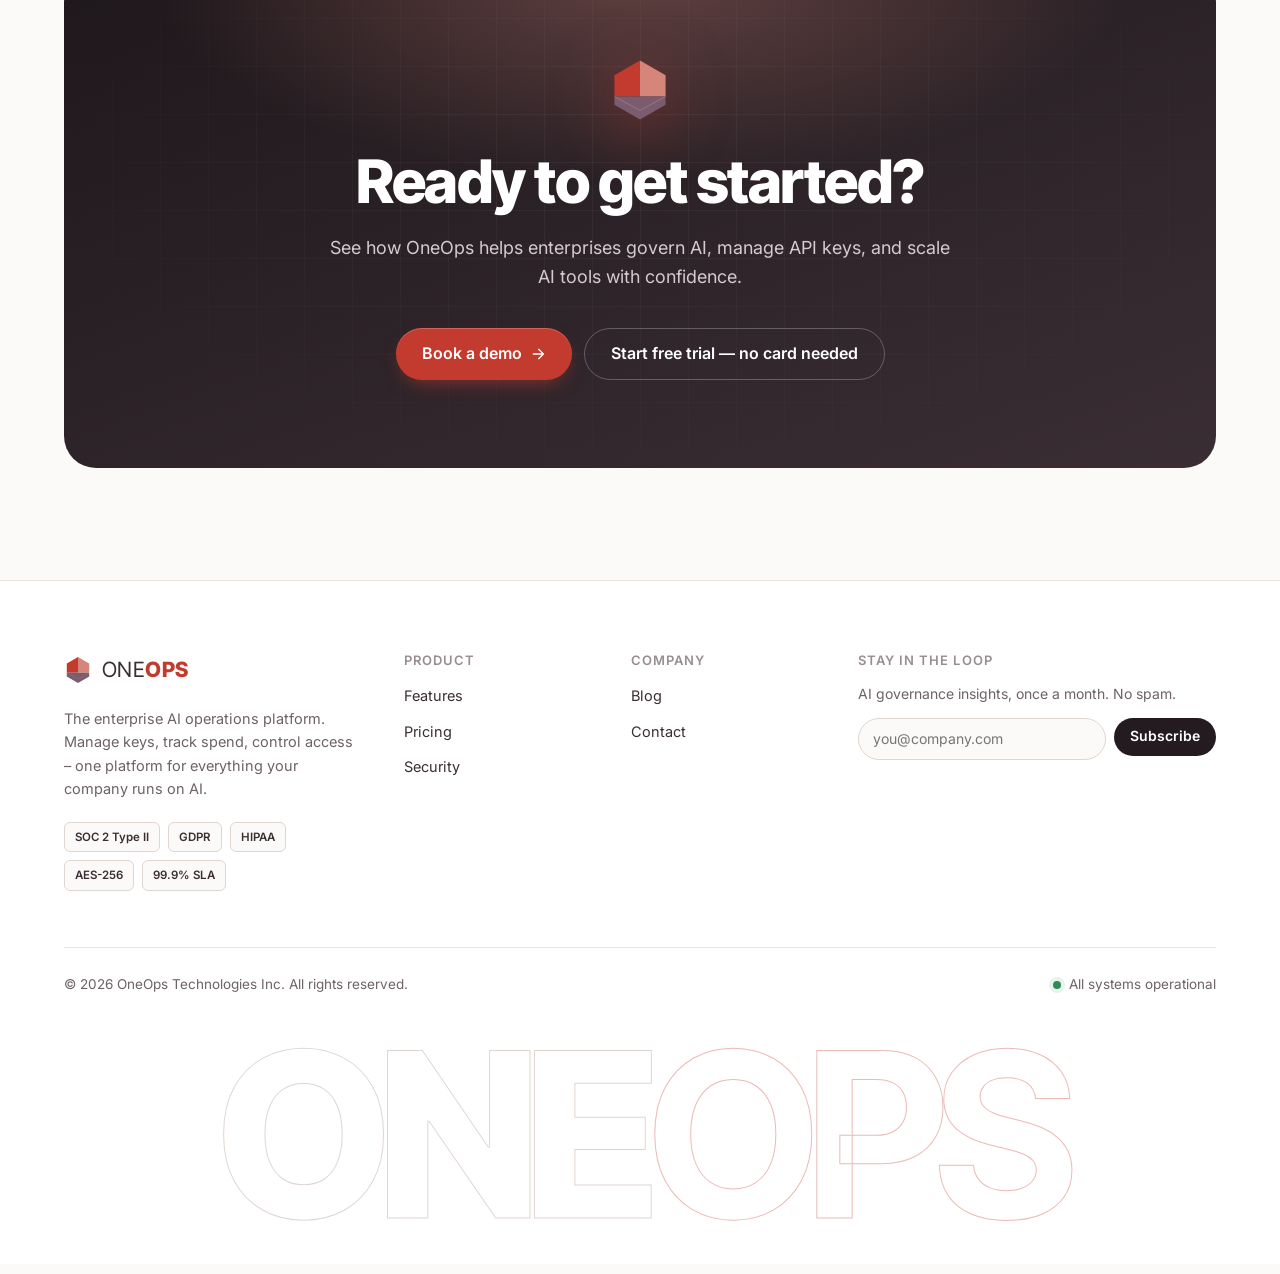
<file: blog.html>
<!DOCTYPE html>
<html lang="en">
<head>
  <meta charset="utf-8">
  <meta name="viewport" content="width=device-width, initial-scale=1">
  <title>Blog | OneOps</title>
  <meta name="description" content="Discover strategies, frameworks, and practical solutions for governing AI, securing API keys, controlling spend, and scaling enterprise AI.">
  <meta name="theme-color" content="#C33A2E">
  <link rel="icon" type="image/png" href="img/favicon.png">
  <link rel="preconnect" href="https://fonts.googleapis.com">
  <link rel="preconnect" href="https://fonts.gstatic.com" crossorigin>
  <link href="https://fonts.googleapis.com/css2?family=Inter:wght@400;500;600;700&family=Inter+Tight:wght@500;600;700;800&family=JetBrains+Mono:wght@400;500;600&display=swap" rel="stylesheet">
  <link rel="stylesheet" href="css/style.css">
  <script src="js/main.js" defer></script>
  <script type="application/ld+json">
  {
    "@context": "https://schema.org",
    "@type": "Blog",
    "name": "The OneOps Blog",
    "url": "https://oneops.pro/blog.html",
    "blogPost": [
      {
        "@type": "BlogPosting",
        "headline": "How to Control AI Spending Across Your Organization",
        "datePublished": "2026-09-15",
        "url": "https://oneops.pro/blog/how-to-control-ai-spending-across-your-organization.html"
      },
      {
        "@type": "BlogPosting",
        "headline": "Hidden Challenges of Managing Multiple AI Providers",
        "datePublished": "2026-08-08",
        "url": "https://oneops.pro/blog/hidden-challenges-of-managing-multiple-ai-providers.html"
      },
      {
        "@type": "BlogPosting",
        "headline": "Why AI Governance Is the Next Big Enterprise Priority",
        "datePublished": "2026-07-23",
        "url": "https://oneops.pro/blog/why-ai-governance-is-the-next-big-enterprise-priority.html"
      }
    ]
  }
  </script>
</head>
<body>
<div class="announce">
  <span class="tag">NEW</span><span class="hide-sm">Sophia AI now answers spend &amp; usage questions in plain English. </span><a href="index.html#beyond">See what's new <span aria-hidden="true">→</span></a>
</div>
<header class="nav" id="nav">
  <div class="container nav-inner">
    <a class="logo" href="index.html" aria-label="OneOps home">
      <svg viewBox="0 0 100 100" aria-hidden="true"><path d="M50 4 L90 27 L90 60 L50 60 Z" fill="#D5857A"/><path d="M50 4 L10 27 L10 60 L50 60 Z" fill="#C33A2E"/><path d="M10 60 L50 60 L90 60 L90 73 L50 96 L10 73 Z" fill="#7A5C6E"/><path d="M10 60 L50 82 L90 60" fill="none" stroke="#fff" stroke-opacity=".18" stroke-width="1.5"/></svg>
      <span>ONE</span><b>OPS</b>
    </a>
    <nav class="nav-links" aria-label="Primary">
      <a href="features.html">Features</a>
      <a href="index.html#compare">Compare</a>
      <a href="index.html#pricing">Pricing</a>
      <a href="blog.html" class="active" aria-current="page">Blog</a>
    </nav>
    <div class="nav-cta">
      <a class="login" href="https://app.oneops.pro">Log in</a>
      <button class="btn btn-primary btn-sm" data-open-demo>Book a demo</button>
    </div>
    <button class="nav-toggle" aria-label="Open menu" aria-expanded="false"><span></span></button>
  </div>
</header>

<main>
  <section class="page-hero">
    <div class="hero-bg"></div>
    <div class="hero-grid"></div>
    <div class="container">
      <div class="section-head reveal" style="margin-bottom:0">
        <span class="eyebrow">Insights</span>
        <h1 style="font-size:clamp(32px,4.4vw,52px);margin-top:14px;font-weight:700">The OneOps Blog</h1>
        <p>Discover strategies, frameworks, and practical solutions for governing AI, securing API keys, controlling spend, and scaling enterprise AI.</p>
      </div>
    </div>
  </section>

  <div class="container">
    <div class="blog-tools reveal">
      <label class="search">
        <svg viewBox="0 0 24 24" fill="none" stroke="currentColor" stroke-width="2" stroke-linecap="round" stroke-linejoin="round" aria-hidden="true"><circle cx="11" cy="11" r="7"/><path d="M20 20l-3.5-3.5"/></svg>
        <span class="sr-only">Search articles</span>
        <input type="search" id="blog-search" placeholder="Search articles…" autocomplete="off">
      </label>
    </div>

    <a class="featured-post reveal" href="blog/how-to-control-ai-spending-across-your-organization.html">
      <div class="img"><img src="img/blog-1-spend-control.webp" alt="How to Control AI Spending Across Your Organization" width="1200" height="750"></div>
      <div class="body">
        <span class="cat">Featured · Cost Management</span>
        <h2>How to Control AI Spending Across Your Organization</h2>
        <p>Learn how to control AI spending across your organization with practical strategies for cost optimization, governance, usage monitoring, and smarter AI investments.</p>
        <div class="post-meta"><time datetime="2026-09-15">Sep 15, 2026</time><span class="sep"></span><span>7 min read</span></div>
      </div>
    </a>

    <div class="post-grid">
      <a class="post-card reveal" href="blog/how-to-control-ai-spending-across-your-organization.html" data-title="how to control ai spending across your organization learn how to control ai spending across your organization with practical strategies for cost optimization, governance, usage monitoring, and smarter ai investments.">
          <div class="img"><img src="img/blog-1-spend-control.webp" alt="How to Control AI Spending Across Your Organization" loading="lazy" width="800" height="500"></div>
          <div class="body">
            <span class="cat">Cost Management</span>
            <h3>How to Control AI Spending Across Your Organization</h3>
            <p>Learn how to control AI spending across your organization with practical strategies for cost optimization, governance, usage monitoring, and smarter AI investments.</p>
            <div class="post-meta"><time datetime="2026-09-15">Sep 15, 2026</time><span class="sep"></span><span>7 min read</span></div>
          </div>
        </a>
      <a class="post-card reveal" href="blog/hidden-challenges-of-managing-multiple-ai-providers.html" data-title="hidden challenges of managing multiple ai providers discover the hidden challenges of managing multiple ai providers and learn how enterprise ai governance and ai api key management improve control.">
          <div class="img"><img src="img/blog-2-multi-provider.webp" alt="Hidden Challenges of Managing Multiple AI Providers" loading="lazy" width="800" height="500"></div>
          <div class="body">
            <span class="cat">Operations</span>
            <h3>Hidden Challenges of Managing Multiple AI Providers</h3>
            <p>Discover the hidden challenges of managing multiple AI providers and learn how Enterprise AI Governance and AI API key management improve control.</p>
            <div class="post-meta"><time datetime="2026-08-08">Aug 8, 2026</time><span class="sep"></span><span>6 min read</span></div>
          </div>
        </a>
      <a class="post-card reveal" href="blog/why-ai-governance-is-the-next-big-enterprise-priority.html" data-title="why ai governance is the next big enterprise priority ai governance is becoming a top enterprise priority. learn how organizations can manage ai risks, ensure compliance, and scale ai responsibly.">
          <div class="img"><img src="img/blog-3-ai-governance.webp" alt="Why AI Governance Is the Next Big Enterprise Priority" loading="lazy" width="800" height="500"></div>
          <div class="body">
            <span class="cat">Governance</span>
            <h3>Why AI Governance Is the Next Big Enterprise Priority</h3>
            <p>AI governance is becoming a top enterprise priority. Learn how organizations can manage AI risks, ensure compliance, and scale AI responsibly.</p>
            <div class="post-meta"><time datetime="2026-07-23">Jul 23, 2026</time><span class="sep"></span><span>5 min read</span></div>
          </div>
        </a>
    </div>
    <p class="no-results">No articles match your search.</p>
  </div>

  <div style="height:96px"></div>
  <section class="cta">
    <div class="container">
      <div class="cta-box reveal">
        <svg class="cta-mark" viewBox="0 0 100 100" aria-hidden="true"><path d="M50 4 L90 27 L90 60 L50 60 Z" fill="#D5857A"/><path d="M50 4 L10 27 L10 60 L50 60 Z" fill="#C33A2E"/><path d="M10 60 L50 60 L90 60 L90 73 L50 96 L10 73 Z" fill="#7A5C6E"/><path d="M10 60 L50 82 L90 60" fill="none" stroke="#fff" stroke-opacity=".18" stroke-width="1.5"/></svg>
        <h2>Ready to get started?</h2>
        <p>See how OneOps helps enterprises govern AI, manage API keys, and scale AI tools with confidence.</p>
        <div class="hero-ctas">
          <button class="btn btn-primary" data-open-demo>Book a demo <svg viewBox="0 0 24 24" fill="none" stroke="currentColor" stroke-width="2" stroke-linecap="round" stroke-linejoin="round"><path d="M5 12h14M13 5l7 7-7 7"/></svg></button>
          <button class="btn btn-outline-light" data-open-demo>Start free trial — no card needed</button>
        </div>
      </div>
    </div>
  </section>
</main>

<footer class="footer">
  <div class="container">
    <div class="footer-top">
      <div class="footer-brand">
        <a class="logo" href="index.html"><svg viewBox="0 0 100 100" aria-hidden="true"><path d="M50 4 L90 27 L90 60 L50 60 Z" fill="#D5857A"/><path d="M50 4 L10 27 L10 60 L50 60 Z" fill="#C33A2E"/><path d="M10 60 L50 60 L90 60 L90 73 L50 96 L10 73 Z" fill="#7A5C6E"/><path d="M10 60 L50 82 L90 60" fill="none" stroke="#fff" stroke-opacity=".18" stroke-width="1.5"/></svg><span>ONE</span><b>OPS</b></a>
        <p>The enterprise AI operations platform. Manage keys, track spend, control access – one platform for everything your company runs on AI.</p>
        <div class="badges"><span>SOC 2 Type II</span><span>GDPR</span><span>HIPAA</span><span>AES-256</span><span>99.9% SLA</span></div>
      </div>
      <div>
        <h4>Product</h4>
        <ul><li><a href="features.html">Features</a></li><li><a href="index.html#pricing">Pricing</a></li><li><a href="index.html#security">Security</a></li></ul>
      </div>
      <div>
        <h4>Company</h4>
        <ul><li><a href="blog.html">Blog</a></li><li><a href="#" data-open-demo>Contact</a></li></ul>
      </div>
      <div class="newsletter">
        <h4>Stay in the loop</h4>
        <p>AI governance insights, once a month. No spam.</p>
        <form class="nl" novalidate>
          <input type="email" placeholder="you@company.com" aria-label="Work email" required>
          <button class="btn btn-dark btn-sm" type="submit">Subscribe</button>
        </form>
        <div class="msg" aria-live="polite"></div>
      </div>
    </div>
    <div class="footer-bottom">
      <span>© <span data-year>2026</span> OneOps Technologies Inc. All rights reserved.</span>
      <span class="status-dot">All systems operational</span>
    </div>
    <div class="footer-word" aria-hidden="true">ONE<b>OPS</b></div>
  </div>
</footer>

<div class="modal" id="demo-modal" role="dialog" aria-modal="true" aria-labelledby="demo-title" aria-hidden="true">
  <div class="modal-backdrop" data-close-modal></div>
  <div class="modal-dialog">
    <button class="modal-close" data-close-modal aria-label="Close"><svg viewBox="0 0 24 24" fill="none" stroke="currentColor" stroke-width="2.2" stroke-linecap="round"><path d="M6 6l12 12M18 6L6 18"/></svg></button>
    <aside class="modal-aside">
      <a class="logo" style="color:#fff"><svg viewBox="0 0 100 100" aria-hidden="true"><path d="M50 4 L90 27 L90 60 L50 60 Z" fill="#D5857A"/><path d="M50 4 L10 27 L10 60 L50 60 Z" fill="#C33A2E"/><path d="M10 60 L50 60 L90 60 L90 73 L50 96 L10 73 Z" fill="#7A5C6E"/><path d="M10 60 L50 82 L90 60" fill="none" stroke="#fff" stroke-opacity=".18" stroke-width="1.5"/></svg><span>ONE</span><b style="color:var(--salmon)">OPS</b></a>
      <h3>Get early access to OneOps</h3>
      <p>Be among the first to manage your enterprise AI stack.</p>
      <ul>
        <li><svg viewBox="0 0 24 24" fill="none" stroke="currentColor" stroke-width="2.4" stroke-linecap="round" stroke-linejoin="round"><path d="M20 6L9 17l-5-5"/></svg>A personalised 30-minute walkthrough</li>
        <li><svg viewBox="0 0 24 24" fill="none" stroke="currentColor" stroke-width="2.4" stroke-linecap="round" stroke-linejoin="round"><path d="M20 6L9 17l-5-5"/></svg>14-day free trial, no credit card required</li>
        <li><svg viewBox="0 0 24 24" fill="none" stroke="currentColor" stroke-width="2.4" stroke-linecap="round" stroke-linejoin="round"><path d="M20 6L9 17l-5-5"/></svg>Connect your first provider in minutes</li>
      </ul>
      <div class="mq">“We caught a $4,000 overage before it happened.”<b>Morgan K. · CTO, Series B SaaS</b></div>
    </aside>
    <div class="modal-form">
      <h4 id="demo-title">Book your demo</h4>
      <p>Tell us a little about your team and we’ll be in touch within one business day.</p>
      <form id="demo-form" novalidate>
        <div class="form-grid">
          <div class="field"><label for="f-name">Full name <i>*</i></label><input id="f-name" name="name" required autocomplete="name"><div class="err">Please enter your name.</div></div>
          <div class="field"><label for="f-email">Work email <i>*</i></label><input id="f-email" name="email" type="email" required autocomplete="email"><div class="err">Please enter a valid work email.</div></div>
          <div class="field"><label for="f-company">Company name <i>*</i></label><input id="f-company" name="company" required autocomplete="organization"><div class="err">Please enter your company.</div></div>
          <div class="field"><label for="f-role">Job title / role <i>*</i></label><input id="f-role" name="role" required placeholder="CTO, CISO, Head of IT…"><div class="err">Please enter your role.</div></div>
          <div class="field"><label for="f-phone">Phone number</label><input id="f-phone" name="phone" type="tel" autocomplete="tel"></div>
          <div class="field"><label for="f-site">Website</label><input id="f-site" name="website" placeholder="company.com"></div>
          <div class="field full"><label for="f-msg">Requirements</label><textarea id="f-msg" name="message" placeholder="AI governance, spend or compliance needs…"></textarea></div>
        </div>
        <div class="form-foot">
          <button class="btn btn-primary btn-block" type="submit">Request my demo</button>
          <small>By submitting, you agree to our Privacy Policy. We never share your data.</small>
        </div>
      </form>
      <div class="form-success" aria-live="polite">
        <div class="ok"><svg viewBox="0 0 24 24" fill="none" stroke="currentColor" stroke-width="2.6" stroke-linecap="round" stroke-linejoin="round"><path d="M20 6L9 17l-5-5"/></svg></div>
        <h4>You’re on the list!</h4>
        <p>Thanks — our team will reach out within one business day to schedule your demo.</p>
      </div>
    </div>
  </div>
</div>
</body>
</html>
</file>
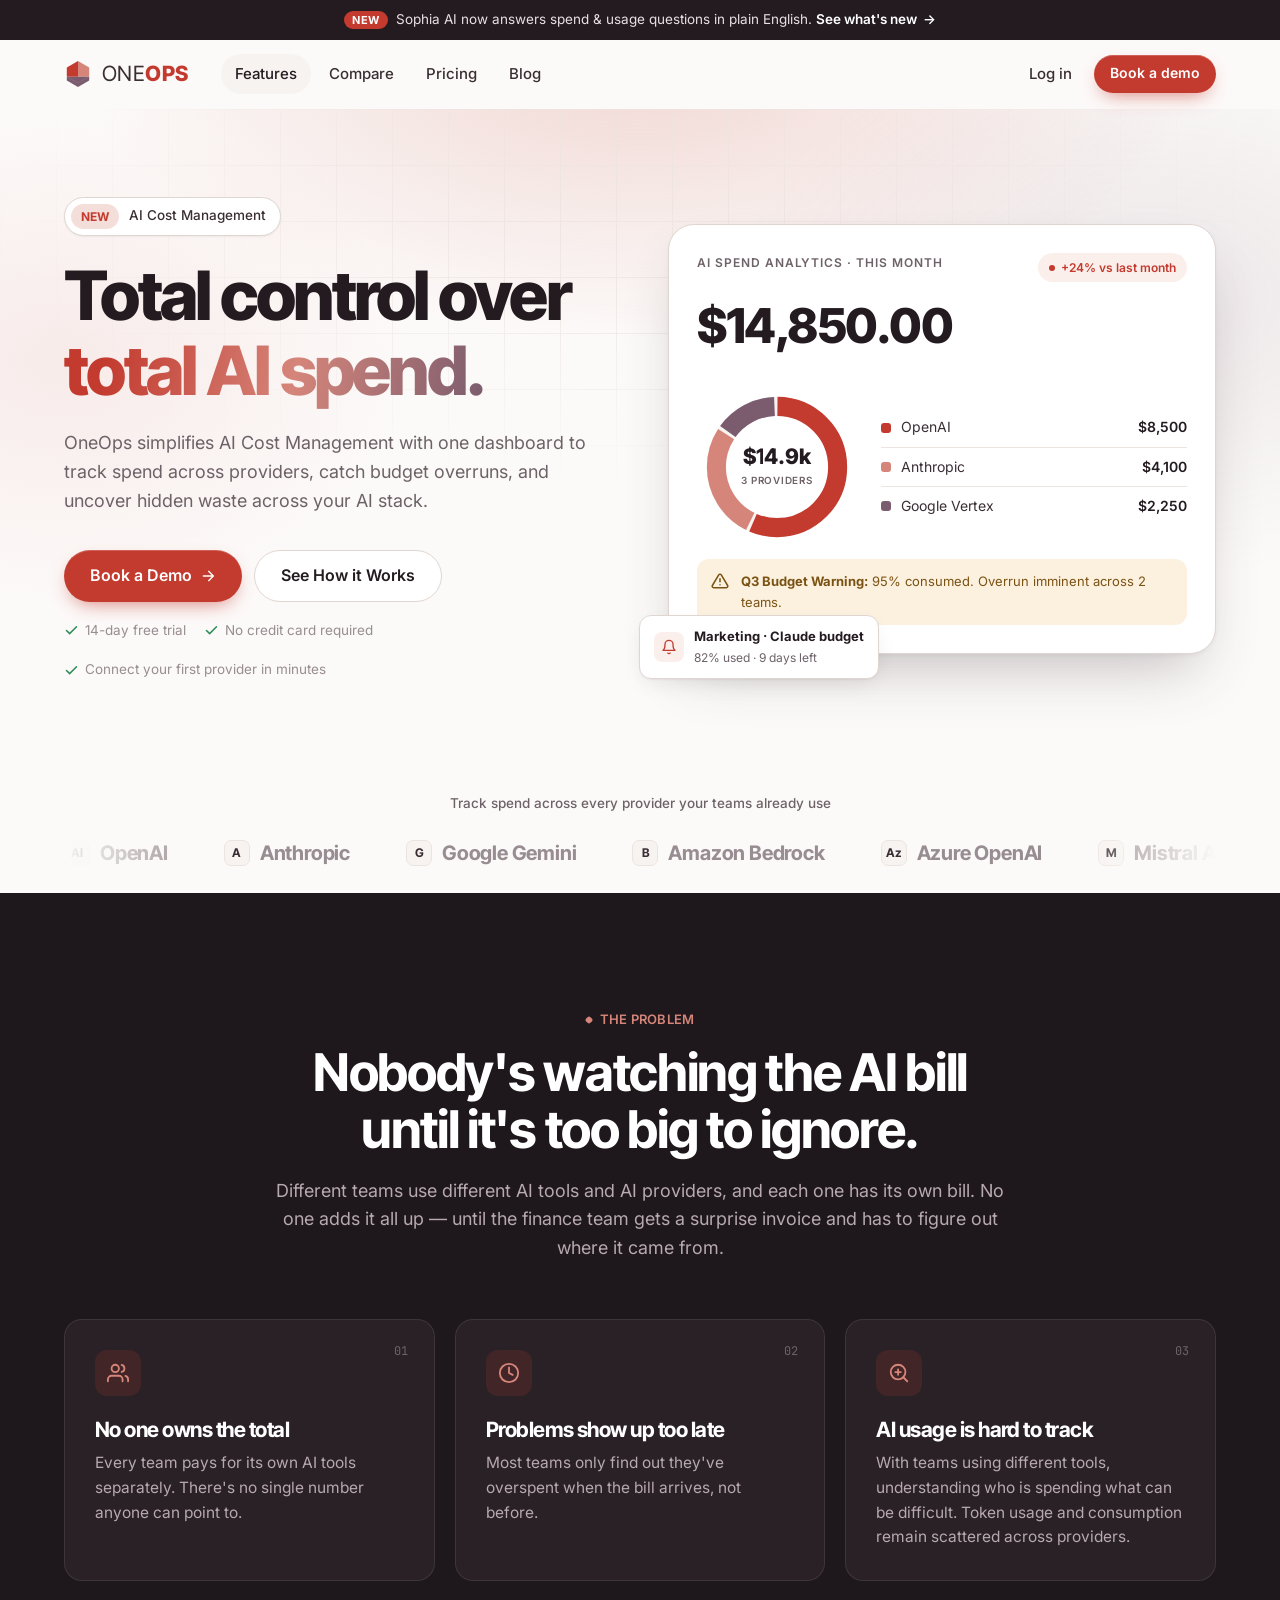
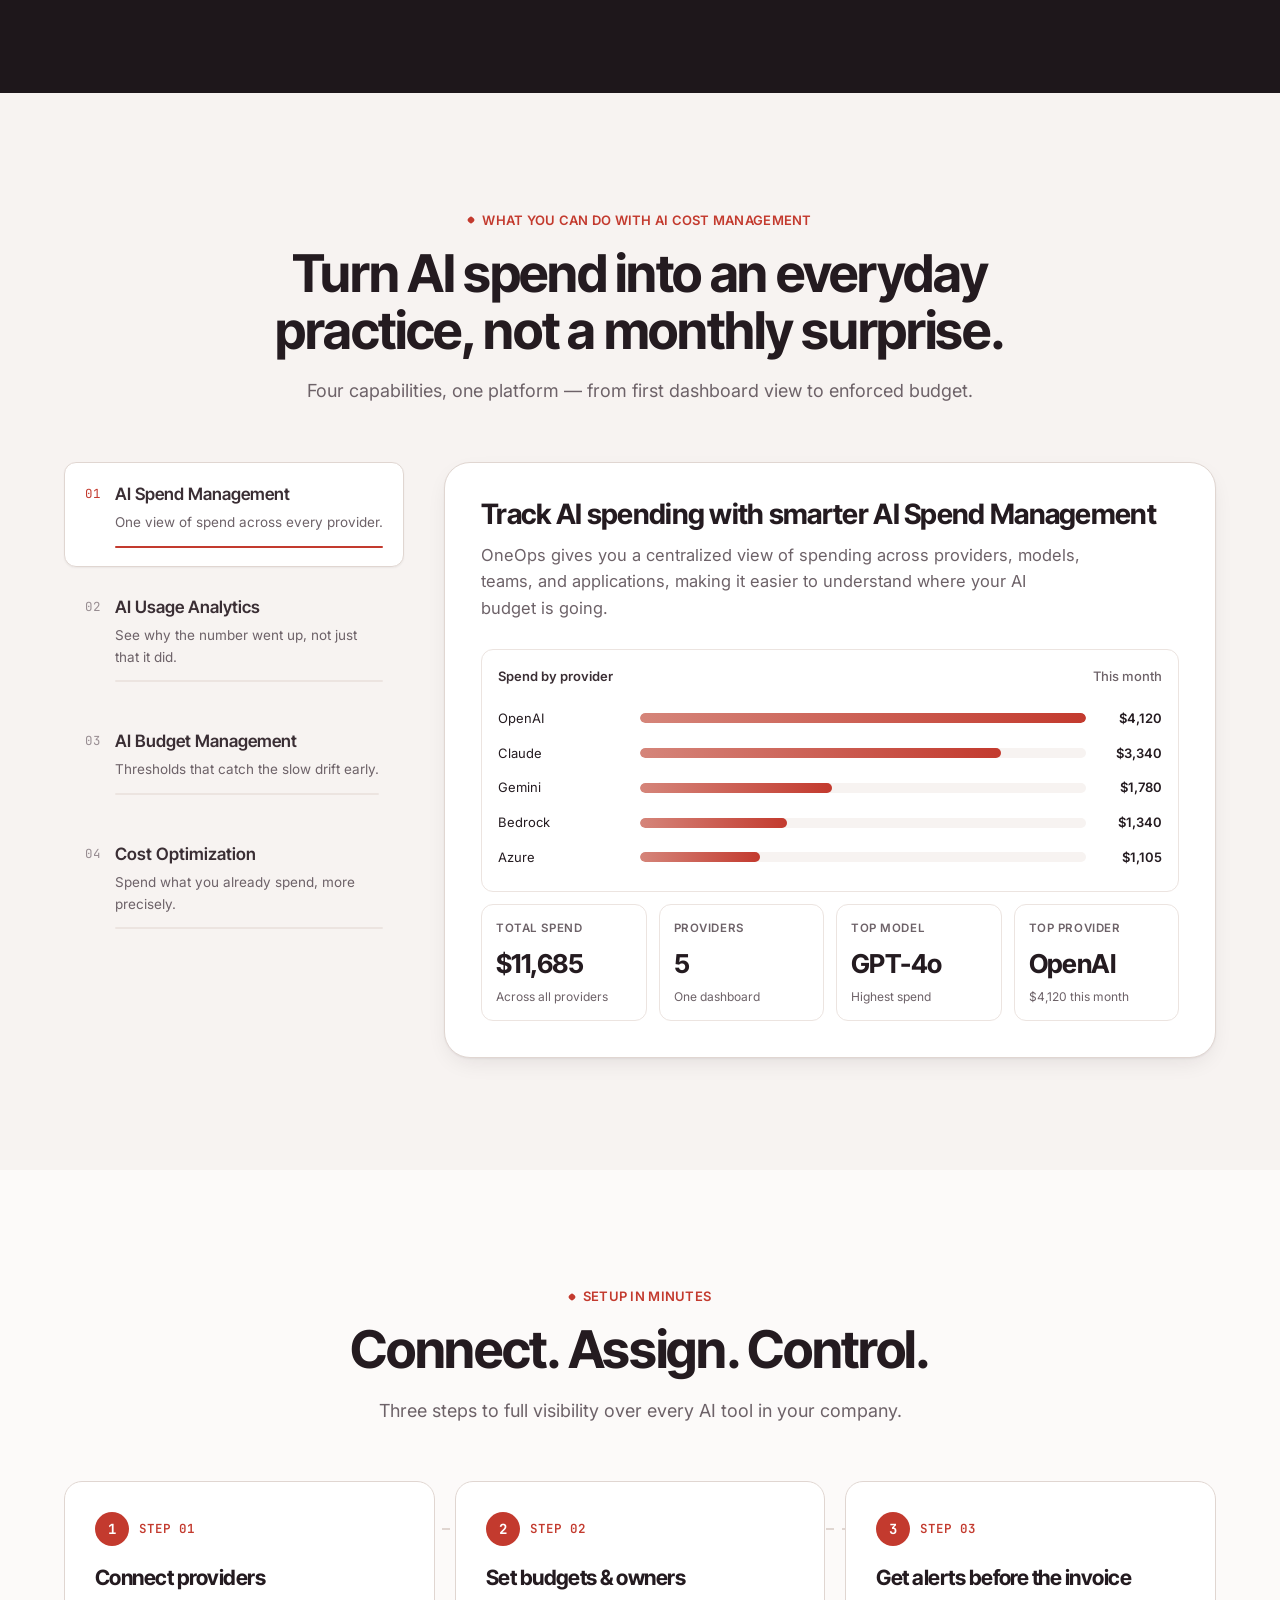
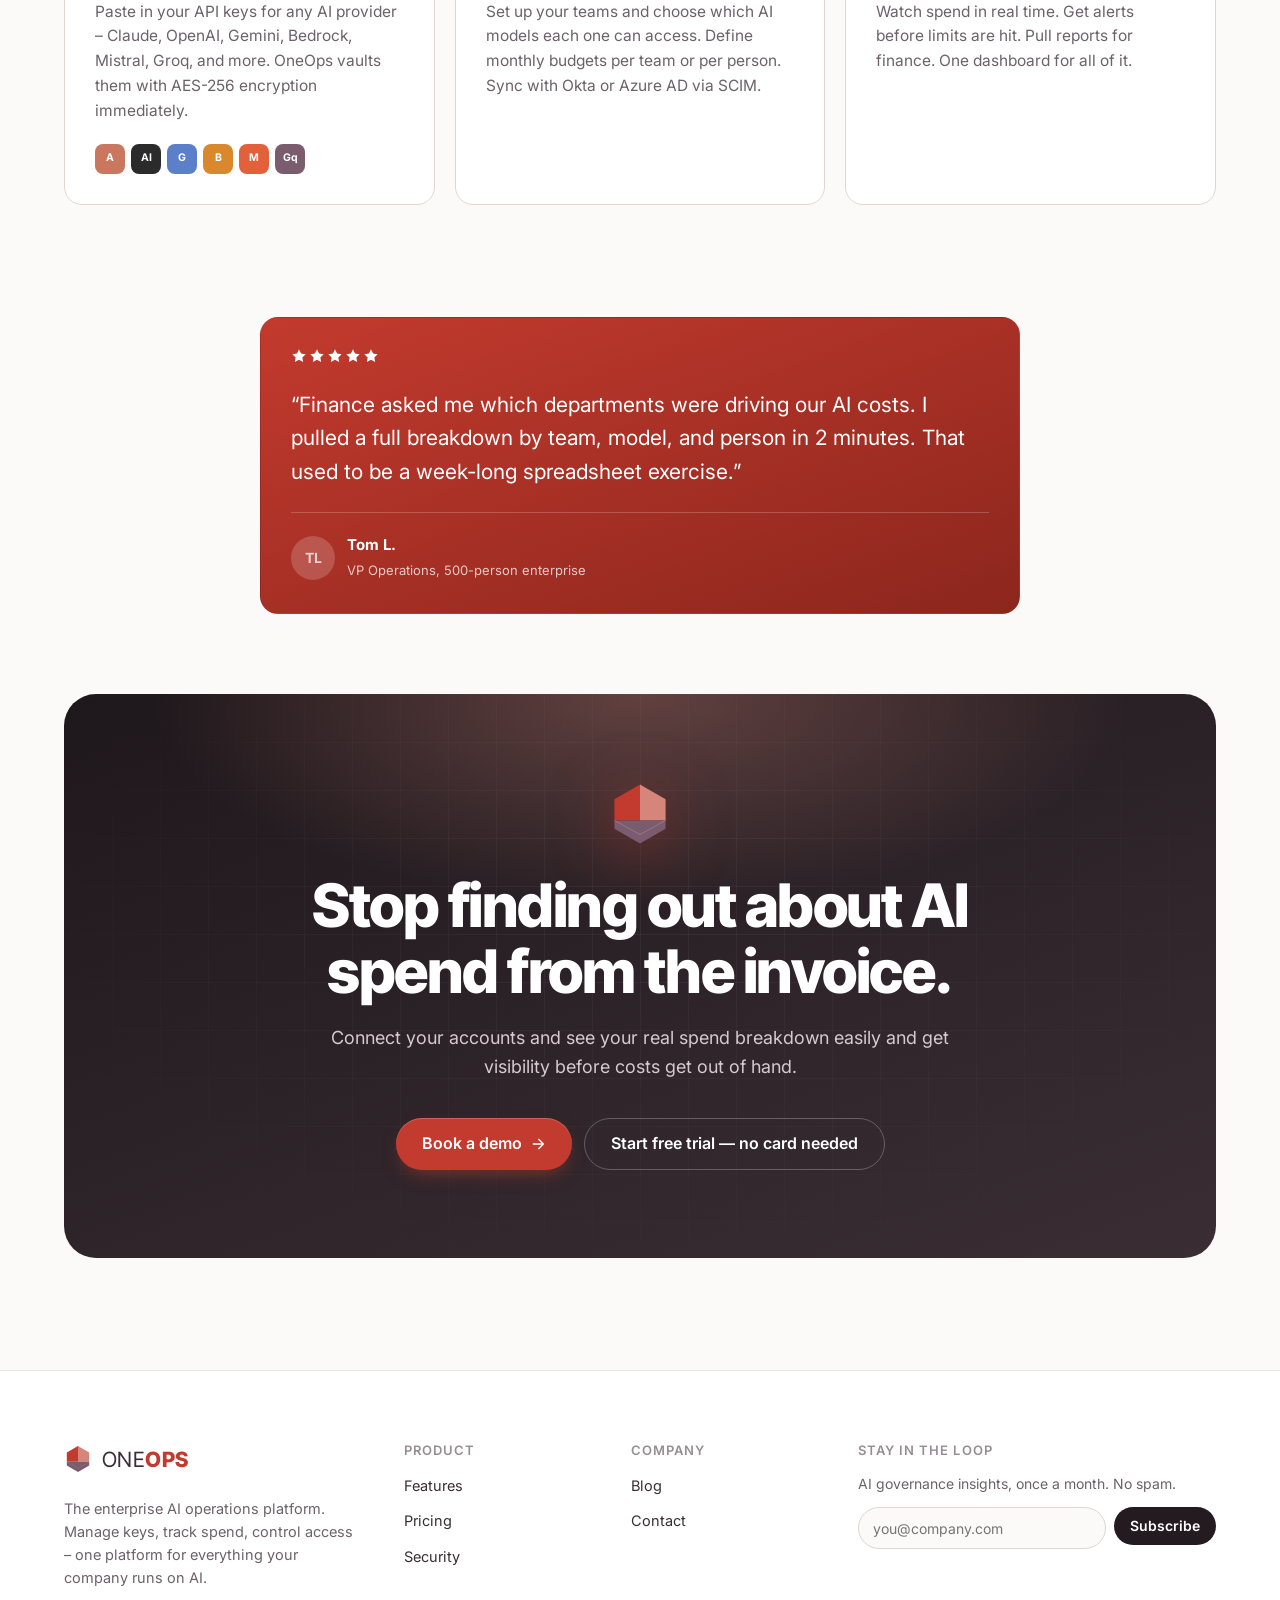
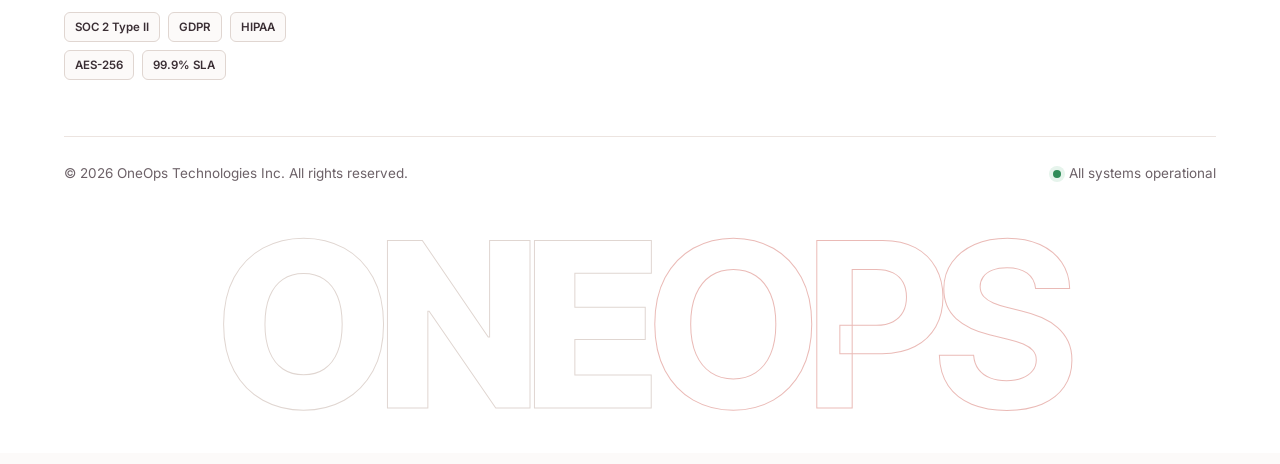
<file: features.html>
<!DOCTYPE html>
<html lang="en">
<head>
<meta charset="utf-8">
<meta name="viewport" content="width=device-width, initial-scale=1">
<title>AI Cost Management | OneOps</title>
<meta name="description" content="OneOps simplifies AI cost management with one dashboard to track spend across providers, catch budget overruns, and uncover hidden waste across your AI stack.">
<meta name="theme-color" content="#C33A2E">
<link rel="icon" type="image/png" href="img/favicon.png">
<link rel="preconnect" href="https://fonts.googleapis.com">
<link rel="preconnect" href="https://fonts.gstatic.com" crossorigin>
<link href="https://fonts.googleapis.com/css2?family=Inter:wght@400;500;600;700&family=Inter+Tight:wght@500;600;700;800&family=JetBrains+Mono:wght@400;500;600&display=swap" rel="stylesheet">
<link rel="stylesheet" href="css/style.css">
<script src="js/main.js" defer></script>
</head>
<body>

<div class="announce">
  <span class="tag">NEW</span><span class="hide-sm">Sophia AI now answers spend &amp; usage questions in plain English. </span><a href="index.html#beyond">See what's new <span aria-hidden="true">→</span></a>
</div>
<header class="nav" id="nav">
  <div class="container nav-inner">
    <a class="logo" href="index.html" aria-label="OneOps home">
      <svg viewBox="0 0 100 100" aria-hidden="true"><path d="M50 4 L90 27 L90 60 L50 60 Z" fill="#D5857A"/><path d="M50 4 L10 27 L10 60 L50 60 Z" fill="#C33A2E"/><path d="M10 60 L50 60 L90 60 L90 73 L50 96 L10 73 Z" fill="#7A5C6E"/><path d="M10 60 L50 82 L90 60" fill="none" stroke="#fff" stroke-opacity=".18" stroke-width="1.5"/></svg>
      <span>ONE</span><b>OPS</b>
    </a>
    <nav class="nav-links" aria-label="Primary">
      <a href="features.html" class="active" aria-current="page">Features</a>
      <a href="index.html#compare">Compare</a>
      <a href="index.html#pricing">Pricing</a>
      <a href="blog.html">Blog</a>
    </nav>
    <div class="nav-cta">
      <a class="login" href="https://app.oneops.pro">Log in</a>
      <button class="btn btn-primary btn-sm" data-open-demo>Book a demo</button>
    </div>
    <button class="nav-toggle" aria-label="Open menu" aria-expanded="false"><span></span></button>
  </div>
</header>

<main id="main">

  <!-- ================= HERO ================= -->
  <section class="page-hero">
    <div class="hero-bg" aria-hidden="true"></div>
    <div class="hero-grid" aria-hidden="true"></div>
    <div class="container split-hero">
      <div class="reveal">
        <span class="pill"><span class="dot">NEW</span>AI Cost Management</span>
        <h1>Total control over <span class="grad-text">total AI spend.</span></h1>
        <p class="lede">OneOps simplifies AI Cost Management with one dashboard to track spend across providers, catch budget overruns, and uncover hidden waste across your AI stack.</p>
        <div class="hero-ctas">
          <button class="btn btn-primary" data-open-demo>Book a Demo <svg viewBox="0 0 24 24" fill="none" stroke="currentColor" stroke-width="2" stroke-linecap="round" stroke-linejoin="round" aria-hidden="true"><path d="M5 12h14M13 5l7 7-7 7"/></svg></button>
          <a class="btn btn-ghost" href="#capabilities">See How it Works</a>
        </div>
        <div class="hero-note" style="justify-content:flex-start">
          <span><svg viewBox="0 0 24 24" fill="none" stroke="currentColor" stroke-width="2.4" stroke-linecap="round" stroke-linejoin="round" aria-hidden="true"><path d="M20 6L9 17l-5-5"/></svg>14-day free trial</span>
          <span><svg viewBox="0 0 24 24" fill="none" stroke="currentColor" stroke-width="2.4" stroke-linecap="round" stroke-linejoin="round" aria-hidden="true"><path d="M20 6L9 17l-5-5"/></svg>No credit card required</span>
          <span><svg viewBox="0 0 24 24" fill="none" stroke="currentColor" stroke-width="2.4" stroke-linecap="round" stroke-linejoin="round" aria-hidden="true"><path d="M20 6L9 17l-5-5"/></svg>Connect your first provider in minutes</span>
        </div>
      </div>

      <div class="spend-card reveal d2" role="figure" aria-label="AI spend analytics preview: $14,850 this month across OpenAI, Anthropic and Google Vertex">
        <div class="floating" style="bottom:-26px; left:-30px">
          <span class="fi"><svg viewBox="0 0 24 24" fill="none" stroke="currentColor" stroke-width="2" stroke-linecap="round" stroke-linejoin="round" aria-hidden="true"><path d="M6 8a6 6 0 0 1 12 0c0 7 3 9 3 9H3s3-2 3-9"/><path d="M10.3 21a1.94 1.94 0 0 0 3.4 0"/></svg></span>
          <div><b>Marketing · Claude budget</b><span>82% used · 9 days left</span></div>
        </div>
        <div class="top">
          <div class="k">AI spend analytics · This month</div>
          <span class="chip red">+24% vs last month</span>
        </div>
        <div class="total" data-count="14850" data-prefix="$" data-decimals="2">$14,850.00</div>
        <div class="donut-wrap">
          <svg class="donut" viewBox="0 0 42 42" role="img" aria-label="Spend by provider donut chart">
            <circle cx="21" cy="21" r="15.9155" fill="none" stroke="#F7F3F1" stroke-width="5"/>
            <circle cx="21" cy="21" r="15.9155" fill="none" stroke="#C33A2E" stroke-width="5" stroke-dasharray="56.44 43.56" stroke-dashoffset="25"/>
            <circle cx="21" cy="21" r="15.9155" fill="none" stroke="#D5857A" stroke-width="5" stroke-dasharray="26.81 73.19" stroke-dashoffset="67.76"/>
            <circle cx="21" cy="21" r="15.9155" fill="none" stroke="#7A5C6E" stroke-width="5" stroke-dasharray="14.35 85.65" stroke-dashoffset="40.15"/>
            <text x="21" y="20.2" text-anchor="middle" font-family="Inter Tight, Inter, sans-serif" font-size="5.6" font-weight="800" fill="#241B20">$14.9k</text>
            <text x="21" y="25.4" text-anchor="middle" font-family="Inter, sans-serif" font-size="2.6" font-weight="600" fill="#6D6268" letter-spacing=".2">3 PROVIDERS</text>
          </svg>
          <ul class="legend">
            <li><i style="background:#C33A2E"></i><span>OpenAI</span><b>$8,500</b></li>
            <li><i style="background:#D5857A"></i><span>Anthropic</span><b>$4,100</b></li>
            <li><i style="background:#7A5C6E"></i><span>Google Vertex</span><b>$2,250</b></li>
          </ul>
        </div>
        <div class="alert-box" role="status">
          <svg viewBox="0 0 24 24" fill="none" stroke="currentColor" stroke-width="2" stroke-linecap="round" stroke-linejoin="round" aria-hidden="true"><path d="M10.29 3.86L1.82 18a2 2 0 0 0 1.71 3h16.94a2 2 0 0 0 1.71-3L13.71 3.86a2 2 0 0 0-3.42 0z"/><path d="M12 9v4M12 17h.01"/></svg>
          <span><b>Q3 Budget Warning:</b> 95% consumed. Overrun imminent across 2 teams.</span>
        </div>
      </div>
    </div>
  </section>

  <!-- ================= PROVIDER LOGOS ================= -->
  <section class="logos" aria-label="Supported AI providers">
    <div class="container">
      <p>Track spend across every provider your teams already use</p>
      <div class="marquee">
        <div class="marquee-track">
          <span class="marquee-item"><i>AI</i>OpenAI</span>
          <span class="marquee-item"><i>A</i>Anthropic</span>
          <span class="marquee-item"><i>G</i>Google Gemini</span>
          <span class="marquee-item"><i>B</i>Amazon Bedrock</span>
          <span class="marquee-item"><i>Az</i>Azure OpenAI</span>
          <span class="marquee-item"><i>M</i>Mistral AI</span>
          <span class="marquee-item"><i>Gq</i>Groq</span>
          <span class="marquee-item"><i>C</i>Cohere</span>
          <span class="marquee-item" aria-hidden="true"><i>AI</i>OpenAI</span>
          <span class="marquee-item" aria-hidden="true"><i>A</i>Anthropic</span>
          <span class="marquee-item" aria-hidden="true"><i>G</i>Google Gemini</span>
          <span class="marquee-item" aria-hidden="true"><i>B</i>Amazon Bedrock</span>
          <span class="marquee-item" aria-hidden="true"><i>Az</i>Azure OpenAI</span>
          <span class="marquee-item" aria-hidden="true"><i>M</i>Mistral AI</span>
          <span class="marquee-item" aria-hidden="true"><i>Gq</i>Groq</span>
          <span class="marquee-item" aria-hidden="true"><i>C</i>Cohere</span>
        </div>
      </div>
    </div>
  </section>

  <!-- ================= PROBLEM ================= -->
  <section class="section dark" aria-labelledby="problem-title">
    <div class="container">
      <div class="section-head reveal">
        <span class="eyebrow">The problem</span>
        <h2 id="problem-title">Nobody's watching the AI bill until it's too big to ignore.</h2>
        <p>Different teams use different AI tools and AI providers, and each one has its own bill. No one adds it all up — until the finance team gets a surprise invoice and has to figure out where it came from.</p>
      </div>
      <div class="problem-grid">
        <article class="problem-card reveal">
          <span class="num">01</span>
          <div class="ic"><svg viewBox="0 0 24 24" fill="none" stroke="currentColor" stroke-width="2" stroke-linecap="round" stroke-linejoin="round" aria-hidden="true"><path d="M17 21v-2a4 4 0 0 0-4-4H5a4 4 0 0 0-4 4v2"/><circle cx="9" cy="7" r="4"/><path d="M23 21v-2a4 4 0 0 0-3-3.87M16 3.13a4 4 0 0 1 0 7.75"/></svg></div>
          <h3>No one owns the total</h3>
          <p>Every team pays for its own AI tools separately. There's no single number anyone can point to.</p>
        </article>
        <article class="problem-card reveal d1">
          <span class="num">02</span>
          <div class="ic"><svg viewBox="0 0 24 24" fill="none" stroke="currentColor" stroke-width="2" stroke-linecap="round" stroke-linejoin="round" aria-hidden="true"><circle cx="12" cy="12" r="10"/><path d="M12 6v6l4 2"/></svg></div>
          <h3>Problems show up too late</h3>
          <p>Most teams only find out they've overspent when the bill arrives, not before.</p>
        </article>
        <article class="problem-card reveal d2">
          <span class="num">03</span>
          <div class="ic"><svg viewBox="0 0 24 24" fill="none" stroke="currentColor" stroke-width="2" stroke-linecap="round" stroke-linejoin="round" aria-hidden="true"><circle cx="11" cy="11" r="8"/><path d="M21 21l-4.35-4.35M11 8v6M8 11h6"/></svg></div>
          <h3>AI usage is hard to track</h3>
          <p>With teams using different tools, understanding who is spending what can be difficult. Token usage and consumption remain scattered across providers.</p>
        </article>
      </div>
    </div>
  </section>

  <!-- ================= CAPABILITIES (TABS) ================= -->
  <section class="section alt" id="capabilities" aria-labelledby="cap-title">
    <div class="container">
      <div class="section-head reveal">
        <span class="eyebrow">What you can do with AI Cost Management</span>
        <h2 id="cap-title">Turn AI spend into an everyday practice, not a monthly surprise.</h2>
        <p>Four capabilities, one platform — from first dashboard view to enforced budget.</p>
      </div>

      <div class="tabs-wrap" data-tabs>
        <div class="tab-list" role="tablist" aria-label="AI Cost Management capabilities">
          <button class="tab-btn active" data-tab="1" role="tab" id="tab-1" aria-controls="panel-1" aria-selected="true">
            <span class="ix">01</span>
            <div><b>AI Spend Management</b><span class="s">One view of spend across every provider.</span><span class="prog"><i></i></span></div>
          </button>
          <button class="tab-btn" data-tab="2" role="tab" id="tab-2" aria-controls="panel-2" aria-selected="false">
            <span class="ix">02</span>
            <div><b>AI Usage Analytics</b><span class="s">See why the number went up, not just that it did.</span><span class="prog"><i></i></span></div>
          </button>
          <button class="tab-btn" data-tab="3" role="tab" id="tab-3" aria-controls="panel-3" aria-selected="false">
            <span class="ix">03</span>
            <div><b>AI Budget Management</b><span class="s">Thresholds that catch the slow drift early.</span><span class="prog"><i></i></span></div>
          </button>
          <button class="tab-btn" data-tab="4" role="tab" id="tab-4" aria-controls="panel-4" aria-selected="false">
            <span class="ix">04</span>
            <div><b>Cost Optimization</b><span class="s">Spend what you already spend, more precisely.</span><span class="prog"><i></i></span></div>
          </button>
        </div>

        <div class="tab-panels">
          <!-- 01 -->
          <div class="tab-panel active" data-tab="1" role="tabpanel" id="panel-1" aria-labelledby="tab-1">
            <h3>Track AI spending with smarter AI Spend Management</h3>
            <p>OneOps gives you a centralized view of spending across providers, models, teams, and applications, making it easier to understand where your AI budget is going.</p>
            <div class="panel">
              <h5>Spend by provider <span>This month</span></h5>
              <ul class="hbars">
                <li><span>OpenAI</span><span class="track"><i data-w="100"></i></span><b>$4,120</b></li>
                <li><span>Claude</span><span class="track"><i data-w="81"></i></span><b>$3,340</b></li>
                <li><span>Gemini</span><span class="track"><i data-w="43"></i></span><b>$1,780</b></li>
                <li><span>Bedrock</span><span class="track"><i data-w="33"></i></span><b>$1,340</b></li>
                <li><span>Azure</span><span class="track"><i data-w="27"></i></span><b>$1,105</b></li>
              </ul>
            </div>
            <div class="stat-row" style="margin-top:12px">
              <div class="stat"><div class="k">Total spend</div><div class="v">$11,685</div><div class="d">Across all providers</div></div>
              <div class="stat"><div class="k">Providers</div><div class="v">5</div><div class="d">One dashboard</div></div>
              <div class="stat"><div class="k">Top model</div><div class="v">GPT-4o</div><div class="d">Highest spend</div></div>
              <div class="stat"><div class="k">Top provider</div><div class="v">OpenAI</div><div class="d">$4,120 this month</div></div>
            </div>
          </div>

          <!-- 02 -->
          <div class="tab-panel" data-tab="2" role="tabpanel" id="panel-2" aria-labelledby="tab-2">
            <h3>Gain Better Control with AI Usage Analytics</h3>
            <p>A dashboard tells you the number went up. OneOps tells you why — broken down to the dimension that actually explains it and helps to control it.</p>
            <div class="panel" data-dims>
              <h5>Break down spend by <span>Click a dimension</span></h5>
              <div class="dims" role="group" aria-label="Breakdown dimension">
                <button type="button" class="active" data-dim="team">Team</button>
                <button type="button" data-dim="user">User</button>
                <button type="button" data-dim="application">Application</button>
                <button type="button" data-dim="key">API Key</button>
                <button type="button" data-dim="provider">Provider</button>
                <button type="button" data-dim="model">Model</button>
                <button type="button" data-dim="project">Project</button>
              </div>
              <div class="dim-out" id="dim-out" aria-live="polite">
                <ul class="hbars">
                  <li><span>Development</span><span class="track"><i data-w="100" style="width:100%"></i></span><b>$8,240</b></li>
                  <li><span>Marketing</span><span class="track"><i data-w="52" style="width:52%"></i></span><b>$4,310</b></li>
                  <li><span>Sales</span><span class="track"><i data-w="36" style="width:36%"></i></span><b>$2,980</b></li>
                  <li><span>Operations</span><span class="track"><i data-w="20" style="width:20%"></i></span><b>$1,640</b></li>
                </ul>
              </div>
            </div>
          </div>

          <!-- 03 -->
          <div class="tab-panel" data-tab="3" role="tabpanel" id="panel-3" aria-labelledby="tab-3">
            <h3>AI Budget Management</h3>
            <p>Budget overruns are rarely dramatic — they're a slow drift nobody notices until the invoice arrives. Set thresholds by team, department, project, or provider.</p>
            <div class="budget-alert">
              <div class="row"><b>Marketing · Claude budget</b><span class="chip warn">82% used</span></div>
              <div class="meter" role="progressbar" aria-valuenow="82" aria-valuemin="0" aria-valuemax="100" aria-label="Budget used"><i data-w="82"></i></div>
              <div class="thresholds" aria-hidden="true"><span>0%</span><span>50%</span><span>75%</span><span>90%</span><span>100%</span></div>
              <p style="margin-top:14px; font-size:14px; color:var(--muted)">9 days left in cycle</p>
              <div class="alert-box" role="status">
                <svg viewBox="0 0 24 24" fill="none" stroke="currentColor" stroke-width="2" stroke-linecap="round" stroke-linejoin="round" aria-hidden="true"><path d="M10.29 3.86L1.82 18a2 2 0 0 0 1.71 3h16.94a2 2 0 0 0 1.71-3L13.71 3.86a2 2 0 0 0-3.42 0z"/><path d="M12 9v4M12 17h.01"/></svg>
                <span>Projected to exceed budget in 6 days at current burn rate</span>
              </div>
            </div>
            <ul class="checks">
              <li><svg viewBox="0 0 24 24" fill="none" stroke="currentColor" stroke-width="2.4" stroke-linecap="round" stroke-linejoin="round" aria-hidden="true"><path d="M20 6L9 17l-5-5"/></svg>Budget alerts at 50%, 75%, 90% – soft or hard caps</li>
              <li><svg viewBox="0 0 24 24" fill="none" stroke="currentColor" stroke-width="2.4" stroke-linecap="round" stroke-linejoin="round" aria-hidden="true"><path d="M20 6L9 17l-5-5"/></svg>Monthly budgets per team or per person</li>
              <li><svg viewBox="0 0 24 24" fill="none" stroke="currentColor" stroke-width="2.4" stroke-linecap="round" stroke-linejoin="round" aria-hidden="true"><path d="M20 6L9 17l-5-5"/></svg>Thresholds by team, department, project, or provider</li>
            </ul>
          </div>

          <!-- 04 -->
          <div class="tab-panel" data-tab="4" role="tabpanel" id="panel-4" aria-labelledby="tab-4">
            <h3>Drive Smarter AI Cost Optimization</h3>
            <p>The better move is to spend what you're already spending more precisely. OneOps surfaces where to start.</p>
            <div class="levers">
              <div class="lever">
                <span class="ar"><svg viewBox="0 0 24 24" fill="none" stroke="currentColor" stroke-width="2" stroke-linecap="round" stroke-linejoin="round" aria-hidden="true"><path d="M5 12h14M13 5l7 7-7 7"/></svg></span>
                <div><b>Compare provider cost</b><span>Switch workloads to equivalent cost-effective models (e.g. Flash/Haiku for routine tasks).</span></div>
              </div>
              <div class="lever">
                <span class="ar"><svg viewBox="0 0 24 24" fill="none" stroke="currentColor" stroke-width="2" stroke-linecap="round" stroke-linejoin="round" aria-hidden="true"><path d="M5 12h14M13 5l7 7-7 7"/></svg></span>
                <div><b>Find underutilized usage</b><span>Detect idle licenses and inactive developer keys.</span></div>
              </div>
              <div class="lever">
                <span class="ar"><svg viewBox="0 0 24 24" fill="none" stroke="currentColor" stroke-width="2" stroke-linecap="round" stroke-linejoin="round" aria-hidden="true"><path d="M5 12h14M13 5l7 7-7 7"/></svg></span>
                <div><b>Trim token consumption</b><span>Use prompt caching and injected team context to prevent redundant payload overhead.</span></div>
              </div>
            </div>
          </div>
        </div>
      </div>
    </div>
  </section>

  <!-- ================= HOW IT WORKS ================= -->
  <section class="section" aria-labelledby="steps-title">
    <div class="container">
      <div class="section-head reveal">
        <span class="eyebrow">Setup in minutes</span>
        <h2 id="steps-title">Connect. Assign. Control.</h2>
        <p>Three steps to full visibility over every AI tool in your company.</p>
      </div>
      <div class="steps">
        <div class="step reveal">
          <span class="n"><b>1</b>STEP 01</span>
          <h3>Connect providers</h3>
          <p>Paste in your API keys for any AI provider – Claude, OpenAI, Gemini, Bedrock, Mistral, Groq, and more. OneOps vaults them with AES-256 encryption immediately.</p>
          <div class="provs" aria-hidden="true"><span class="p-anth">A</span><span class="p-oai">AI</span><span class="p-goog">G</span><span class="p-aws">B</span><span class="p-mis">M</span><span class="p-groq">Gq</span></div>
        </div>
        <div class="step reveal d1">
          <span class="n"><b>2</b>STEP 02</span>
          <h3>Set budgets &amp; owners</h3>
          <p>Set up your teams and choose which AI models each one can access. Define monthly budgets per team or per person. Sync with Okta or Azure AD via SCIM.</p>
        </div>
        <div class="step reveal d2">
          <span class="n"><b>3</b>STEP 03</span>
          <h3>Get alerts before the invoice</h3>
          <p>Watch spend in real time. Get alerts before limits are hit. Pull reports for finance. One dashboard for all of it.</p>
        </div>
      </div>
    </div>
  </section>

  <!-- ================= TESTIMONIAL ================= -->
  <section class="section tight" style="padding-top:0" aria-label="Customer testimonial">
    <div class="container">
      <figure class="quote highlight reveal" style="max-width:760px; margin:0 auto">
        <div class="stars" aria-label="5 out of 5 stars">
          <svg viewBox="0 0 24 24" fill="currentColor" aria-hidden="true"><path d="M12 2l3.09 6.26L22 9.27l-5 4.87 1.18 6.88L12 17.77l-6.18 3.25L7 14.14 2 9.27l6.91-1.01z"/></svg>
          <svg viewBox="0 0 24 24" fill="currentColor" aria-hidden="true"><path d="M12 2l3.09 6.26L22 9.27l-5 4.87 1.18 6.88L12 17.77l-6.18 3.25L7 14.14 2 9.27l6.91-1.01z"/></svg>
          <svg viewBox="0 0 24 24" fill="currentColor" aria-hidden="true"><path d="M12 2l3.09 6.26L22 9.27l-5 4.87 1.18 6.88L12 17.77l-6.18 3.25L7 14.14 2 9.27l6.91-1.01z"/></svg>
          <svg viewBox="0 0 24 24" fill="currentColor" aria-hidden="true"><path d="M12 2l3.09 6.26L22 9.27l-5 4.87 1.18 6.88L12 17.77l-6.18 3.25L7 14.14 2 9.27l6.91-1.01z"/></svg>
          <svg viewBox="0 0 24 24" fill="currentColor" aria-hidden="true"><path d="M12 2l3.09 6.26L22 9.27l-5 4.87 1.18 6.88L12 17.77l-6.18 3.25L7 14.14 2 9.27l6.91-1.01z"/></svg>
        </div>
        <blockquote style="font-size:21px">“Finance asked me which departments were driving our AI costs. I pulled a full breakdown by team, model, and person in 2 minutes. That used to be a week-long spreadsheet exercise.”</blockquote>
        <figcaption class="by">
          <span class="av" style="background:rgba(255,255,255,.18)" aria-hidden="true">TL</span>
          <div><b>Tom L.</b><span>VP Operations, 500-person enterprise</span></div>
        </figcaption>
      </figure>
    </div>
  </section>

  <!-- ================= FINAL CTA ================= -->
  <section class="cta">
    <div class="container">
      <div class="cta-box reveal">
        <svg class="cta-mark" viewBox="0 0 100 100" aria-hidden="true"><path d="M50 4 L90 27 L90 60 L50 60 Z" fill="#D5857A"/><path d="M50 4 L10 27 L10 60 L50 60 Z" fill="#C33A2E"/><path d="M10 60 L50 60 L90 60 L90 73 L50 96 L10 73 Z" fill="#7A5C6E"/><path d="M10 60 L50 82 L90 60" fill="none" stroke="#fff" stroke-opacity=".18" stroke-width="1.5"/></svg>
        <h2>Stop finding out about AI spend from the invoice.</h2>
        <p>Connect your accounts and see your real spend breakdown easily and get visibility before costs get out of hand.</p>
        <div class="hero-ctas">
          <button class="btn btn-primary" data-open-demo>Book a demo <svg viewBox="0 0 24 24" fill="none" stroke="currentColor" stroke-width="2" stroke-linecap="round" stroke-linejoin="round"><path d="M5 12h14M13 5l7 7-7 7"/></svg></button>
          <button class="btn btn-outline-light" data-open-demo>Start free trial — no card needed</button>
        </div>
      </div>
    </div>
  </section>

</main>

<footer class="footer">
  <div class="container">
    <div class="footer-top">
      <div class="footer-brand">
        <a class="logo" href="index.html"><svg viewBox="0 0 100 100" aria-hidden="true"><path d="M50 4 L90 27 L90 60 L50 60 Z" fill="#D5857A"/><path d="M50 4 L10 27 L10 60 L50 60 Z" fill="#C33A2E"/><path d="M10 60 L50 60 L90 60 L90 73 L50 96 L10 73 Z" fill="#7A5C6E"/><path d="M10 60 L50 82 L90 60" fill="none" stroke="#fff" stroke-opacity=".18" stroke-width="1.5"/></svg><span>ONE</span><b>OPS</b></a>
        <p>The enterprise AI operations platform. Manage keys, track spend, control access – one platform for everything your company runs on AI.</p>
        <div class="badges"><span>SOC 2 Type II</span><span>GDPR</span><span>HIPAA</span><span>AES-256</span><span>99.9% SLA</span></div>
      </div>
      <div>
        <h4>Product</h4>
        <ul><li><a href="features.html">Features</a></li><li><a href="index.html#pricing">Pricing</a></li><li><a href="index.html#security">Security</a></li></ul>
      </div>
      <div>
        <h4>Company</h4>
        <ul><li><a href="blog.html">Blog</a></li><li><a href="#" data-open-demo>Contact</a></li></ul>
      </div>
      <div class="newsletter">
        <h4>Stay in the loop</h4>
        <p>AI governance insights, once a month. No spam.</p>
        <form class="nl" novalidate>
          <input type="email" placeholder="you@company.com" aria-label="Work email" required>
          <button class="btn btn-dark btn-sm" type="submit">Subscribe</button>
        </form>
        <div class="msg" aria-live="polite"></div>
      </div>
    </div>
    <div class="footer-bottom">
      <span>© <span data-year>2026</span> OneOps Technologies Inc. All rights reserved.</span>
      <span class="status-dot">All systems operational</span>
    </div>
    <div class="footer-word" aria-hidden="true">ONE<b>OPS</b></div>
  </div>
</footer>

<div class="modal" id="demo-modal" role="dialog" aria-modal="true" aria-labelledby="demo-title" aria-hidden="true">
  <div class="modal-backdrop" data-close-modal></div>
  <div class="modal-dialog">
    <button class="modal-close" data-close-modal aria-label="Close"><svg viewBox="0 0 24 24" fill="none" stroke="currentColor" stroke-width="2.2" stroke-linecap="round"><path d="M6 6l12 12M18 6L6 18"/></svg></button>
    <aside class="modal-aside">
      <a class="logo" style="color:#fff"><svg viewBox="0 0 100 100" aria-hidden="true"><path d="M50 4 L90 27 L90 60 L50 60 Z" fill="#D5857A"/><path d="M50 4 L10 27 L10 60 L50 60 Z" fill="#C33A2E"/><path d="M10 60 L50 60 L90 60 L90 73 L50 96 L10 73 Z" fill="#7A5C6E"/><path d="M10 60 L50 82 L90 60" fill="none" stroke="#fff" stroke-opacity=".18" stroke-width="1.5"/></svg><span>ONE</span><b style="color:var(--salmon)">OPS</b></a>
      <h3>Get early access to OneOps</h3>
      <p>Be among the first to manage your enterprise AI stack.</p>
      <ul>
        <li><svg viewBox="0 0 24 24" fill="none" stroke="currentColor" stroke-width="2.4" stroke-linecap="round" stroke-linejoin="round"><path d="M20 6L9 17l-5-5"/></svg>A personalised 30-minute walkthrough</li>
        <li><svg viewBox="0 0 24 24" fill="none" stroke="currentColor" stroke-width="2.4" stroke-linecap="round" stroke-linejoin="round"><path d="M20 6L9 17l-5-5"/></svg>14-day free trial, no credit card required</li>
        <li><svg viewBox="0 0 24 24" fill="none" stroke="currentColor" stroke-width="2.4" stroke-linecap="round" stroke-linejoin="round"><path d="M20 6L9 17l-5-5"/></svg>Connect your first provider in minutes</li>
      </ul>
      <div class="mq">“We caught a $4,000 overage before it happened.”<b>Morgan K. · CTO, Series B SaaS</b></div>
    </aside>
    <div class="modal-form">
      <h4 id="demo-title">Book your demo</h4>
      <p>Tell us a little about your team and we’ll be in touch within one business day.</p>
      <form id="demo-form" novalidate>
        <div class="form-grid">
          <div class="field"><label for="f-name">Full name <i>*</i></label><input id="f-name" name="name" required autocomplete="name"><div class="err">Please enter your name.</div></div>
          <div class="field"><label for="f-email">Work email <i>*</i></label><input id="f-email" name="email" type="email" required autocomplete="email"><div class="err">Please enter a valid work email.</div></div>
          <div class="field"><label for="f-company">Company name <i>*</i></label><input id="f-company" name="company" required autocomplete="organization"><div class="err">Please enter your company.</div></div>
          <div class="field"><label for="f-role">Job title / role <i>*</i></label><input id="f-role" name="role" required placeholder="CTO, CISO, Head of IT…"><div class="err">Please enter your role.</div></div>
          <div class="field"><label for="f-phone">Phone number</label><input id="f-phone" name="phone" type="tel" autocomplete="tel"></div>
          <div class="field"><label for="f-site">Website</label><input id="f-site" name="website" placeholder="company.com"></div>
          <div class="field full"><label for="f-msg">Requirements</label><textarea id="f-msg" name="message" placeholder="AI governance, spend or compliance needs…"></textarea></div>
        </div>
        <div class="form-foot">
          <button class="btn btn-primary btn-block" type="submit">Request my demo</button>
          <small>By submitting, you agree to our Privacy Policy. We never share your data.</small>
        </div>
      </form>
      <div class="form-success" aria-live="polite">
        <div class="ok"><svg viewBox="0 0 24 24" fill="none" stroke="currentColor" stroke-width="2.6" stroke-linecap="round" stroke-linejoin="round"><path d="M20 6L9 17l-5-5"/></svg></div>
        <h4>You’re on the list!</h4>
        <p>Thanks — our team will reach out within one business day to schedule your demo.</p>
      </div>
    </div>
  </div>
</div>

</body>
</html>
</file>
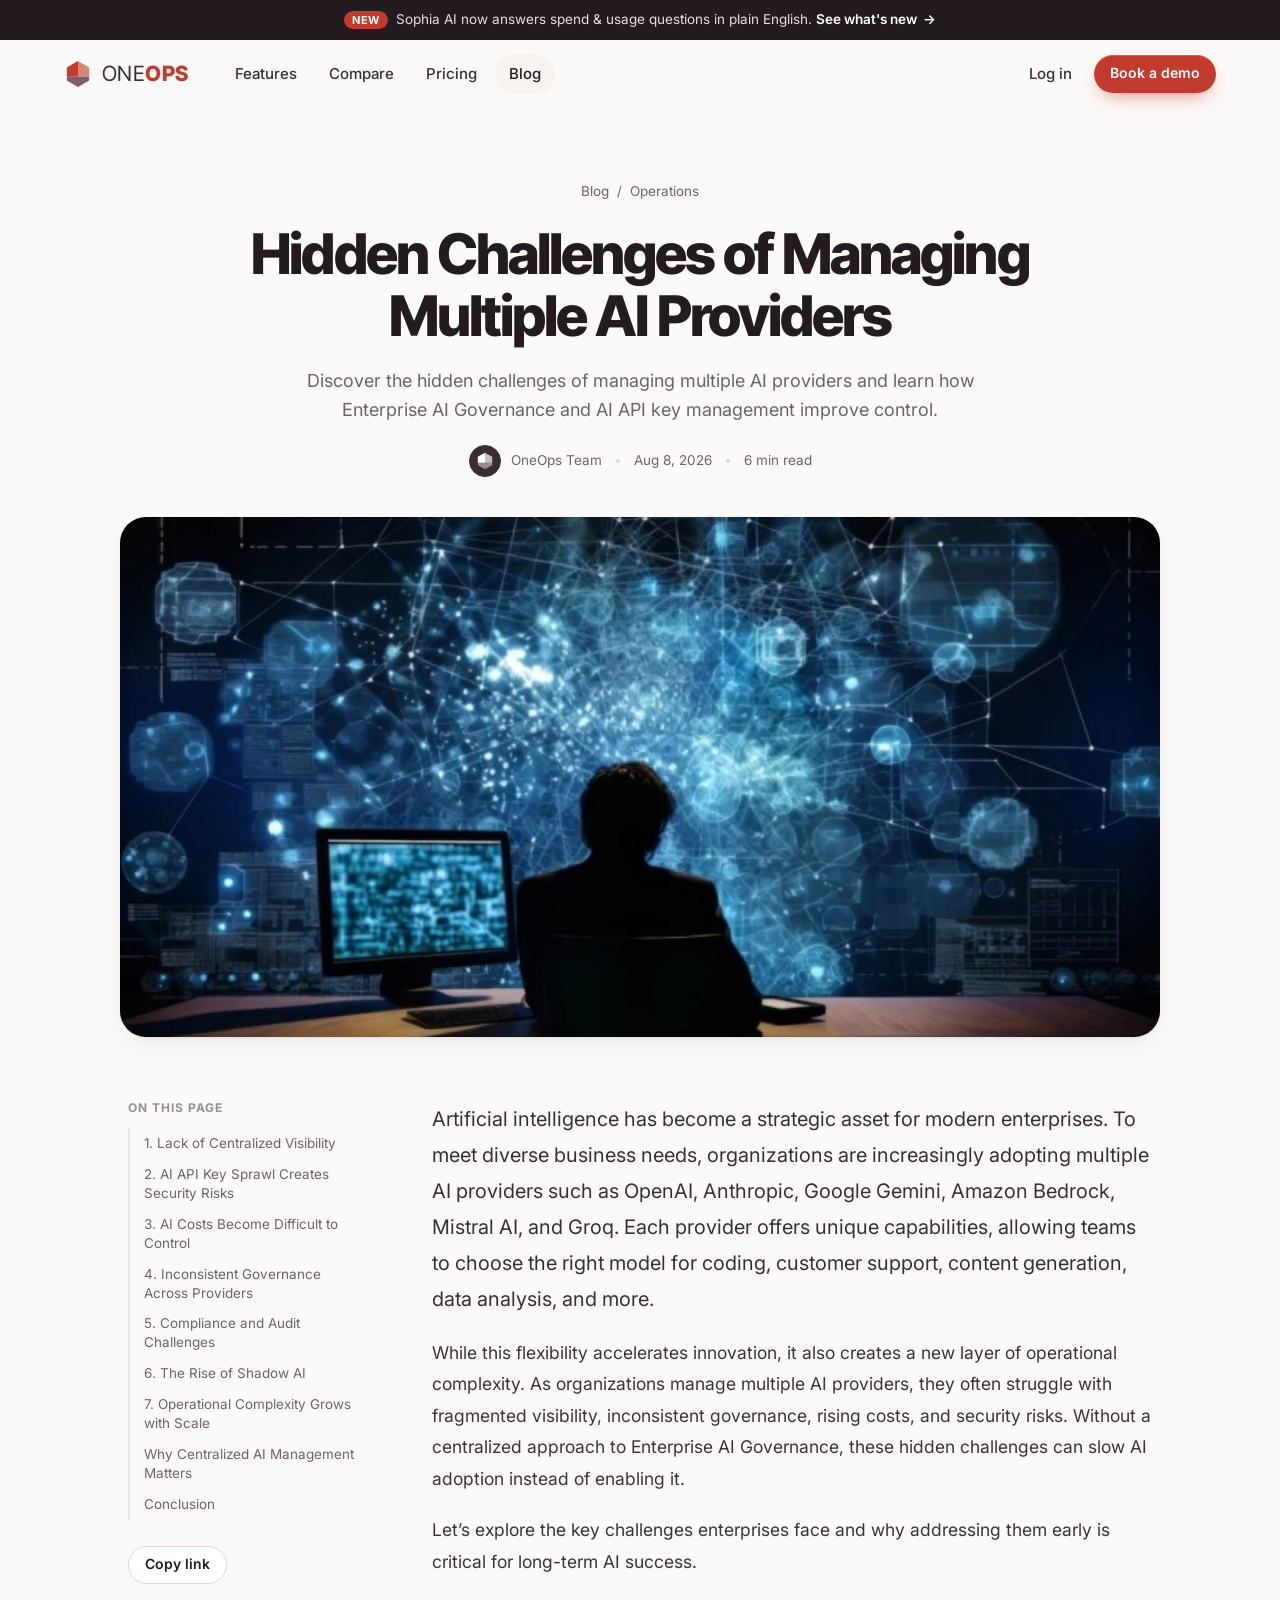
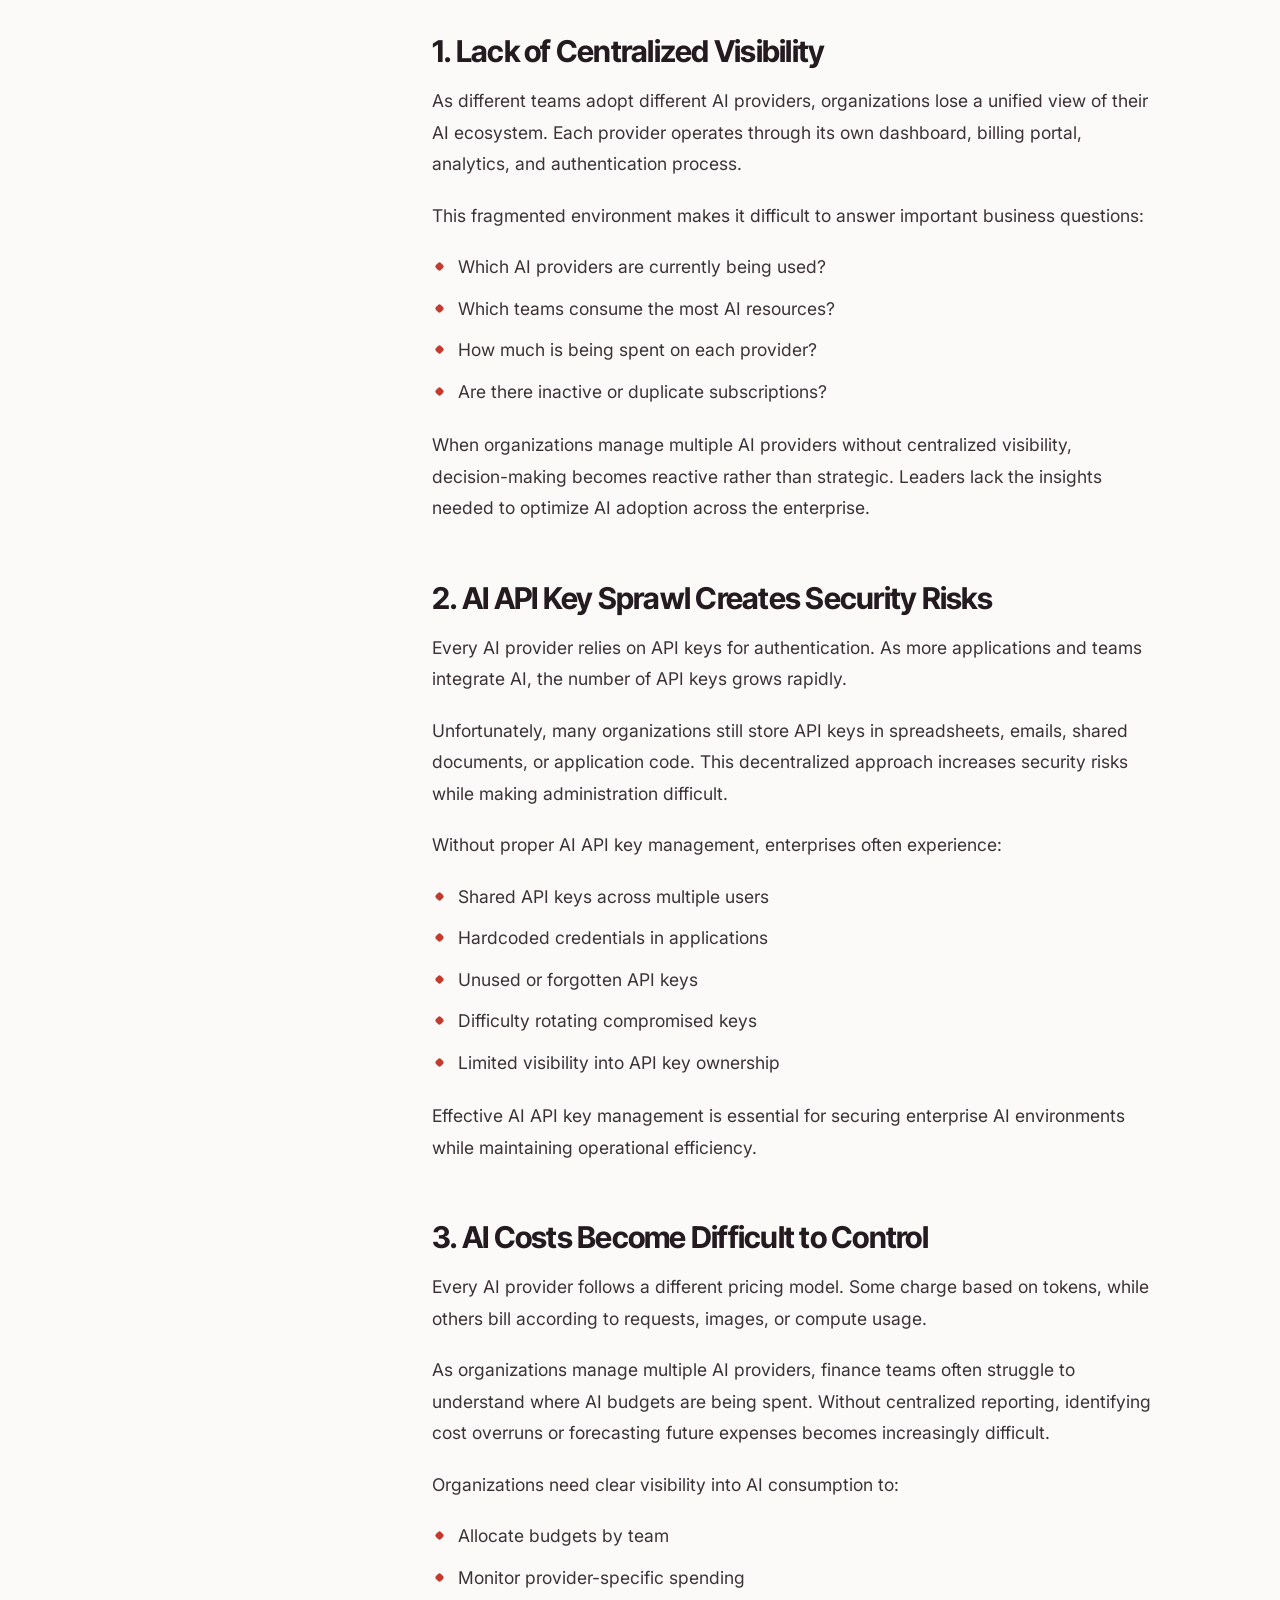
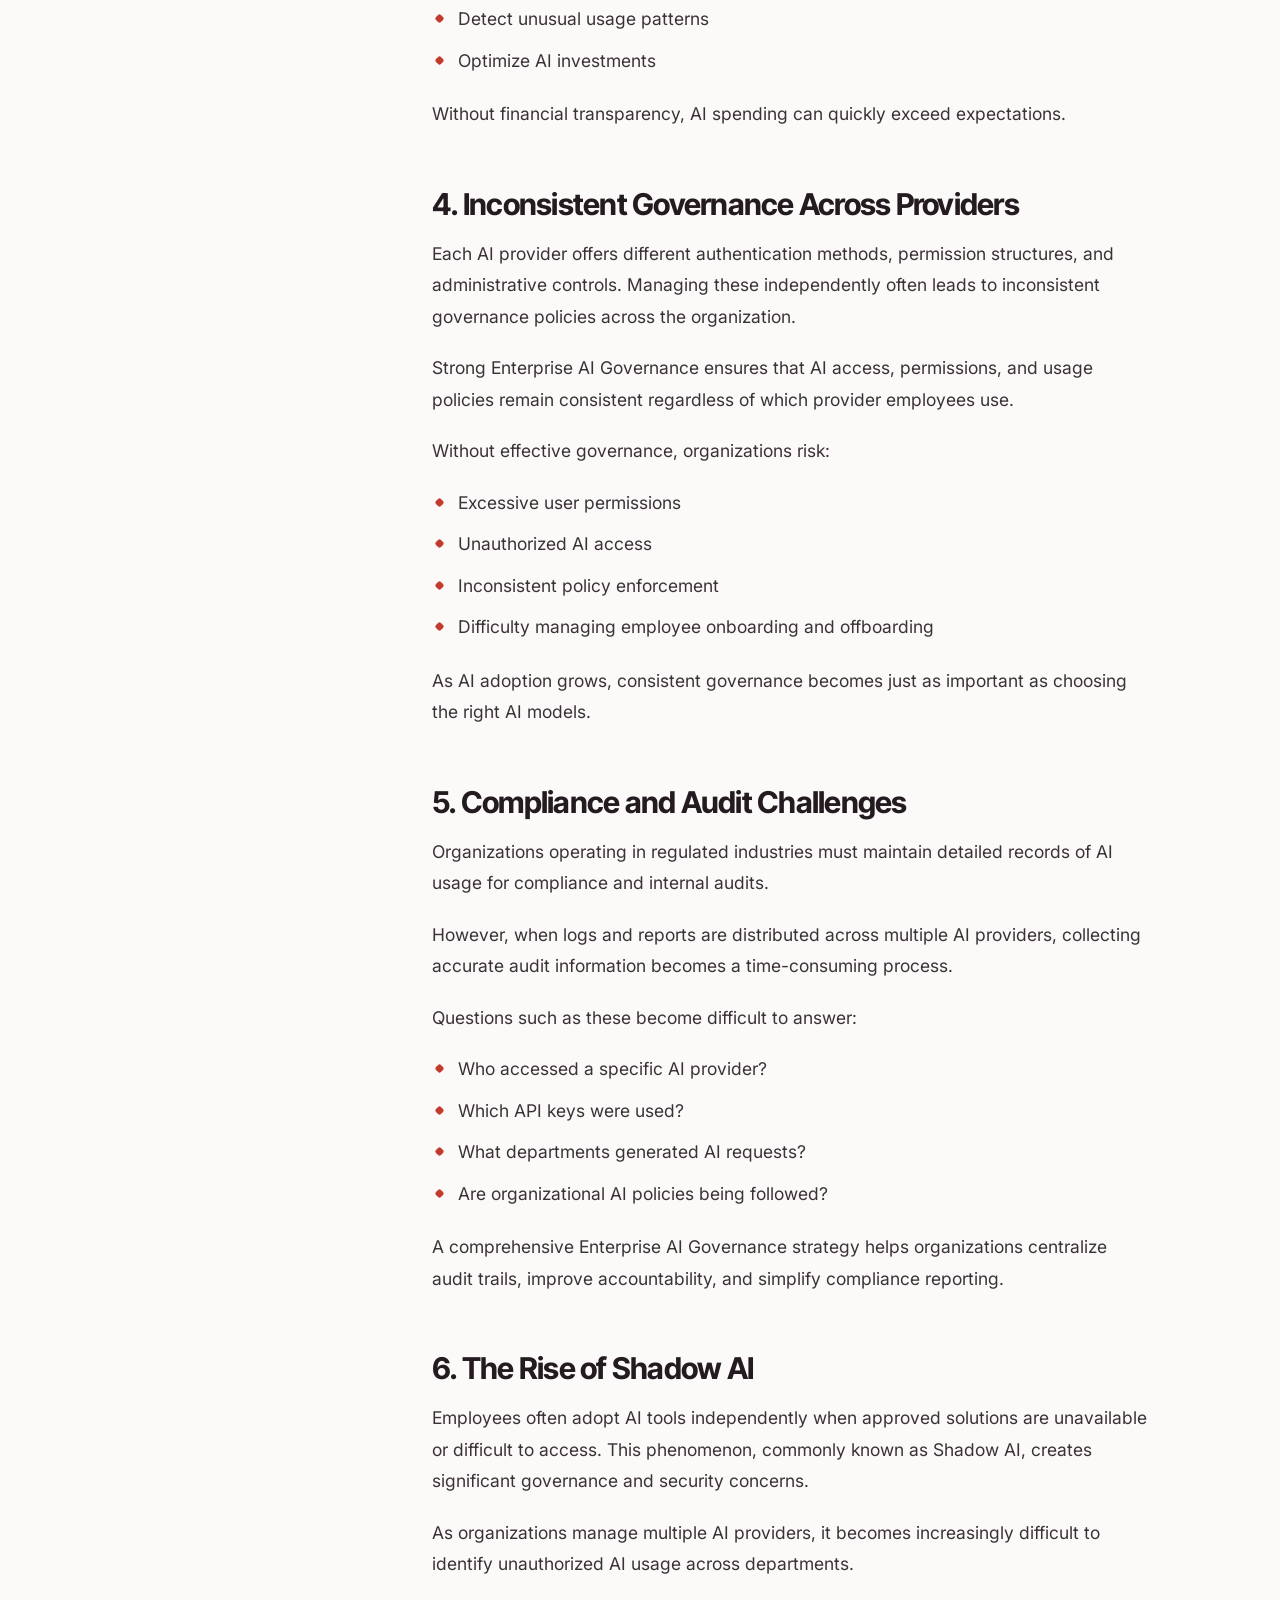
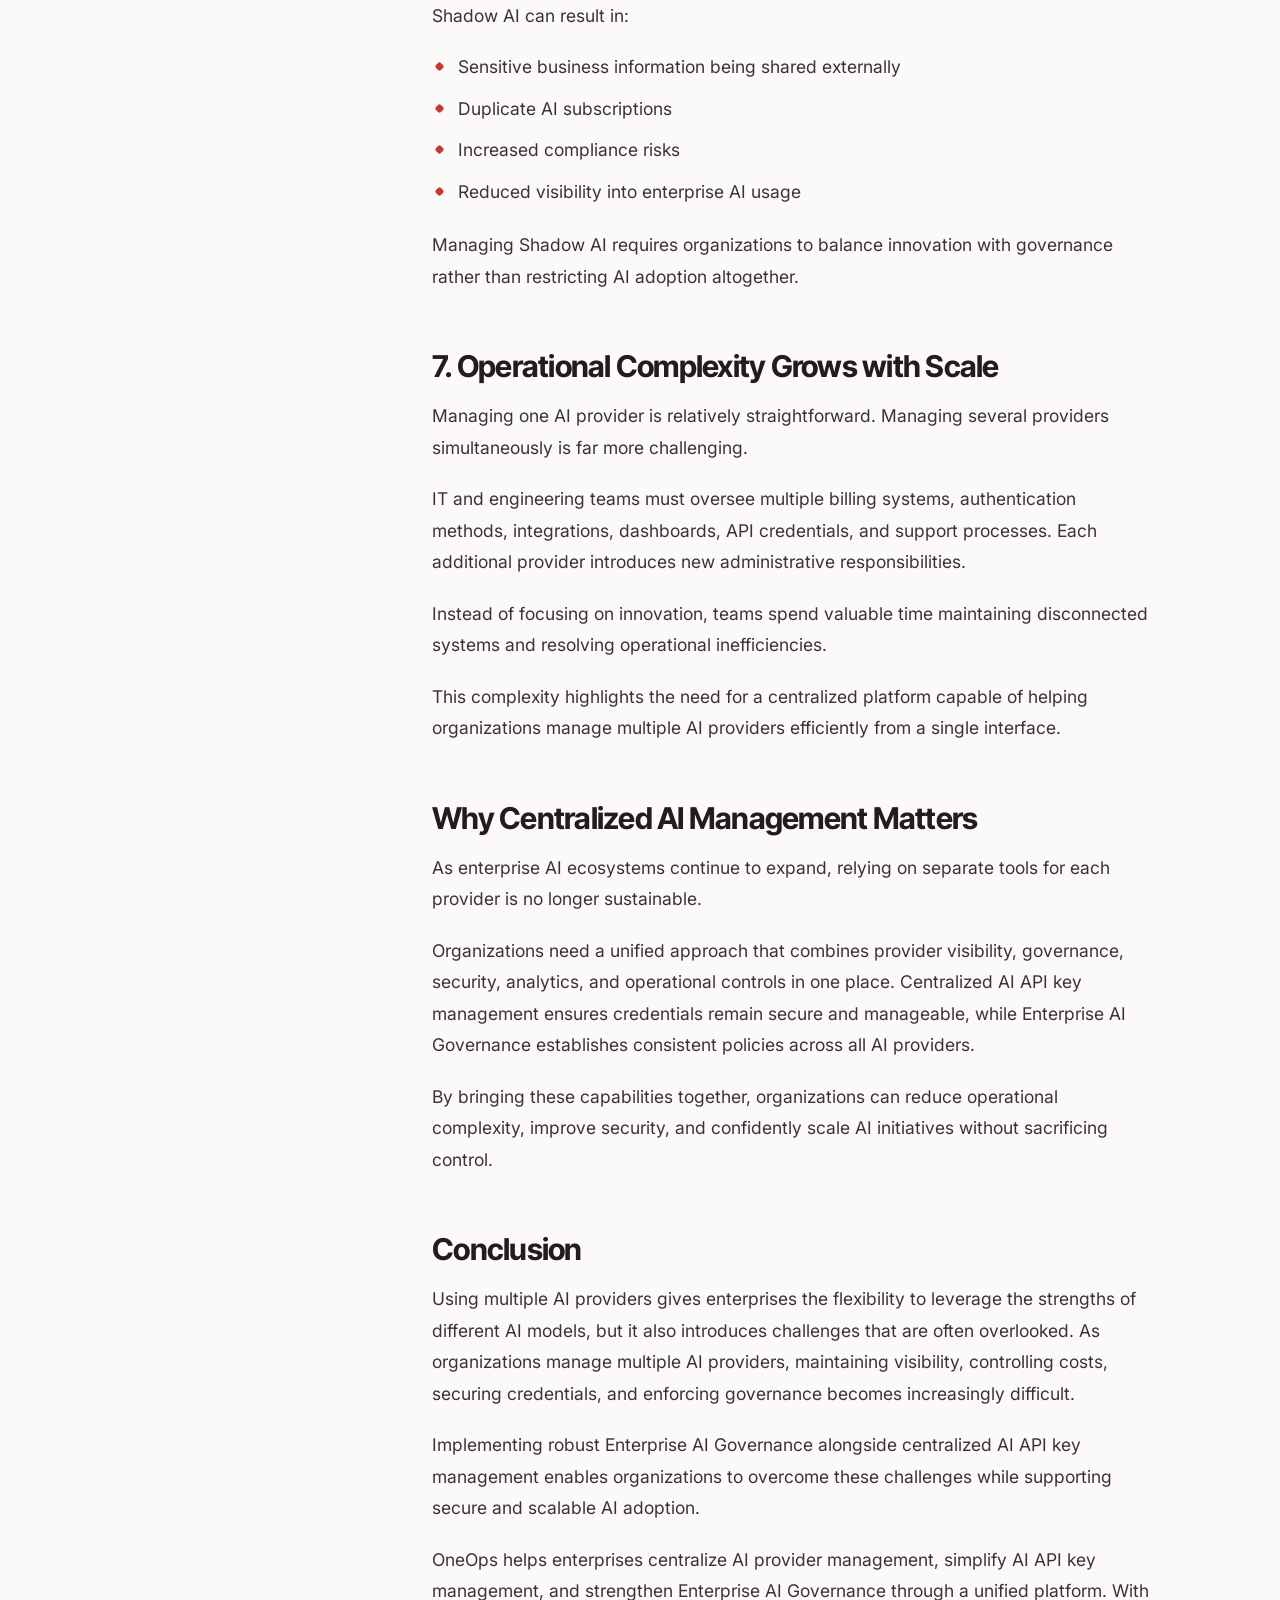
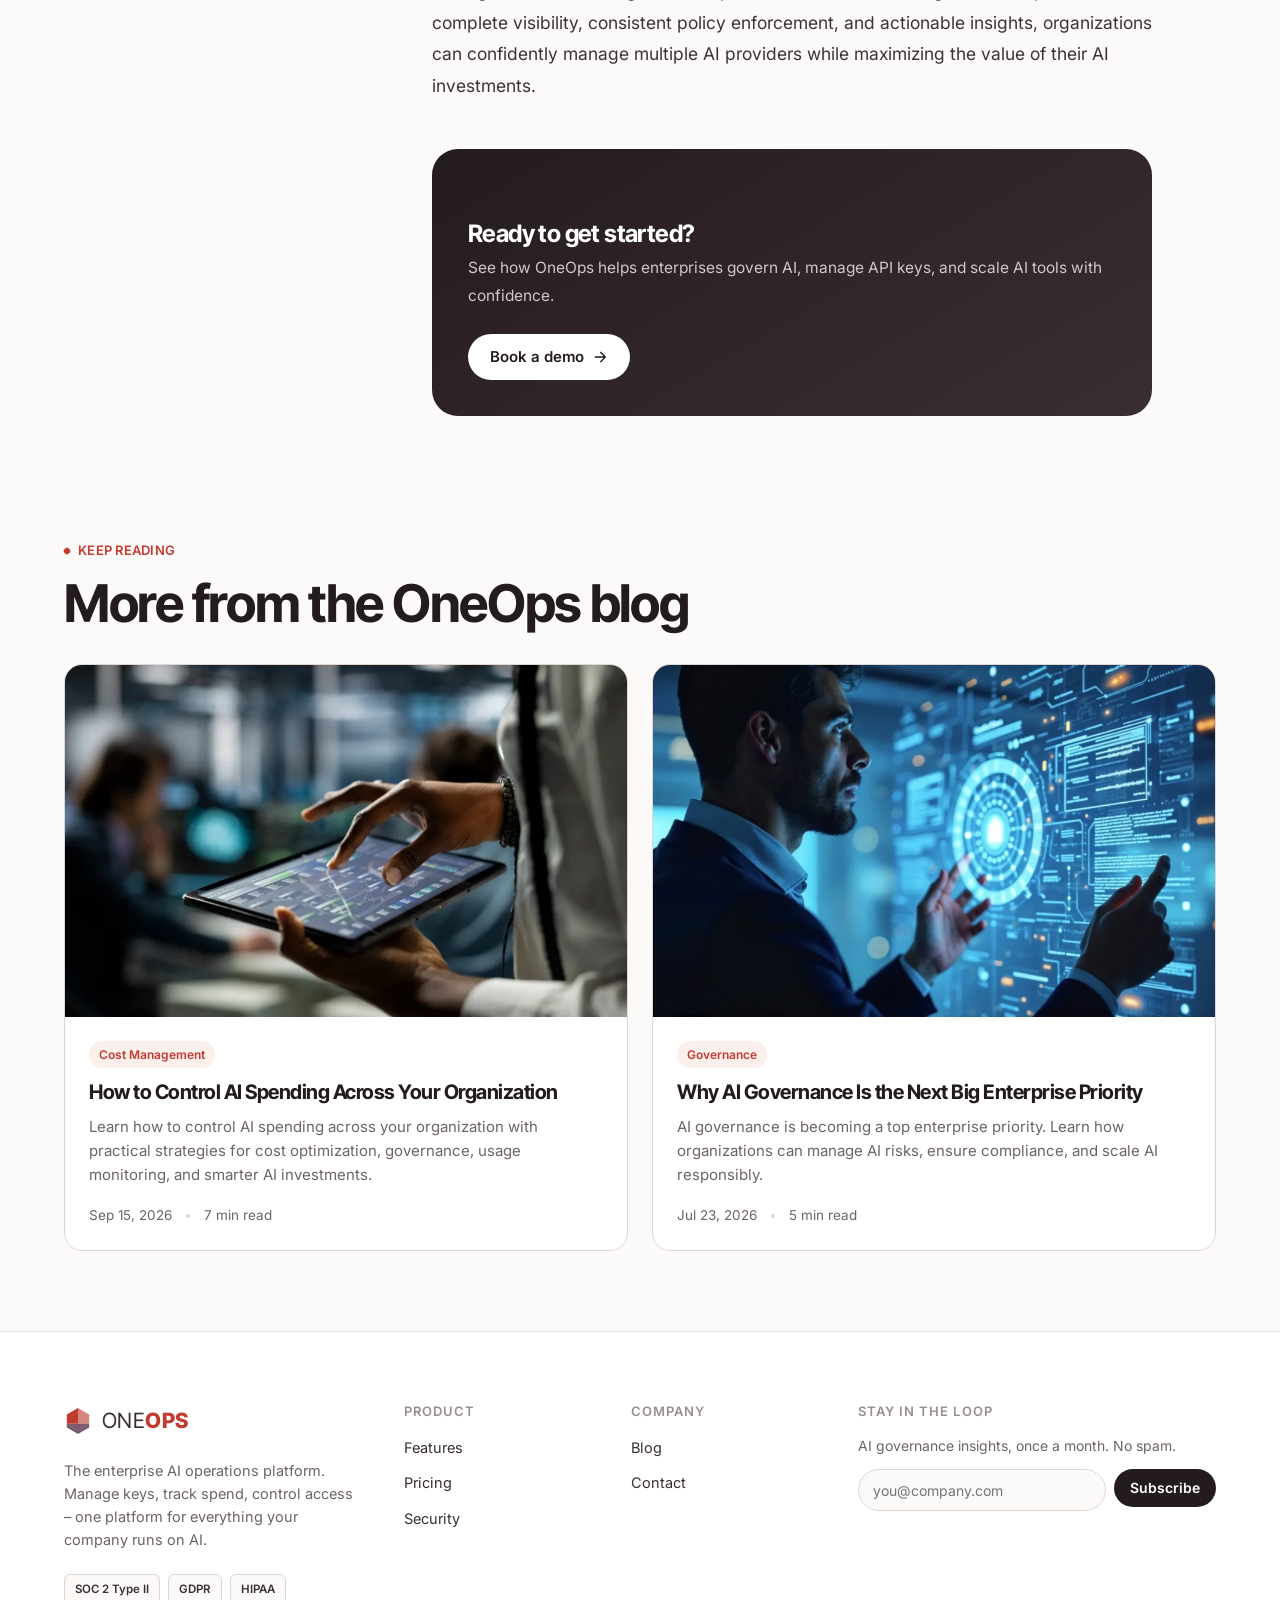
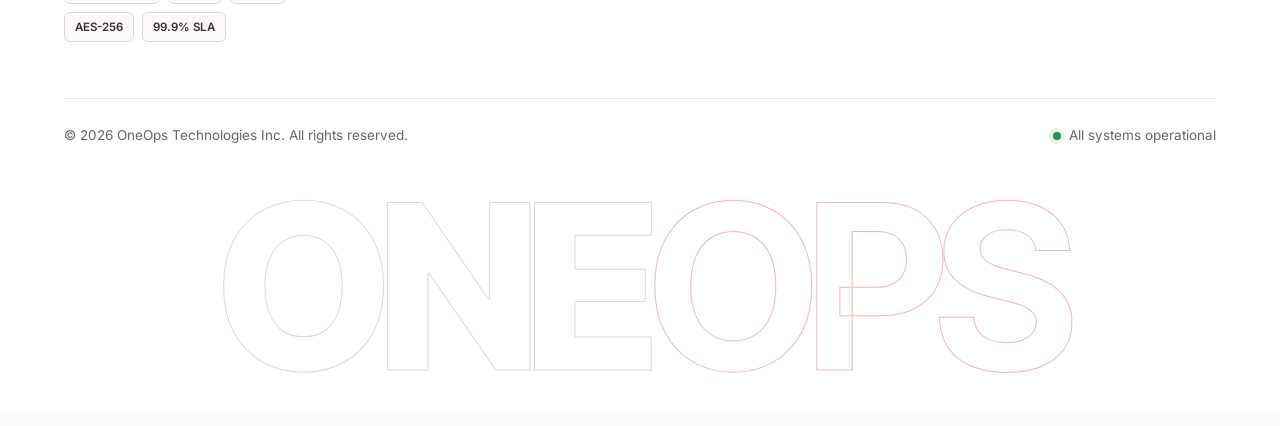
<file: blog/hidden-challenges-of-managing-multiple-ai-providers.html>
<!DOCTYPE html>
<html lang="en">
<head>
  <meta charset="utf-8">
  <meta name="viewport" content="width=device-width, initial-scale=1">
  <title>Hidden Challenges of Managing Multiple AI Providers | OneOps</title>
  <meta name="description" content="Discover the hidden challenges of managing multiple AI providers and learn how Enterprise AI Governance and AI API key management improve control.">
  <meta name="theme-color" content="#C33A2E">
  <link rel="icon" type="image/png" href="../img/favicon.png">
  <link rel="preconnect" href="https://fonts.googleapis.com">
  <link rel="preconnect" href="https://fonts.gstatic.com" crossorigin>
  <link href="https://fonts.googleapis.com/css2?family=Inter:wght@400;500;600;700&family=Inter+Tight:wght@500;600;700;800&family=JetBrains+Mono:wght@400;500;600&display=swap" rel="stylesheet">
  <link rel="stylesheet" href="../css/style.css">
  <script src="../js/main.js" defer></script>
  <meta property="og:type" content="article">
  <meta property="og:title" content="Hidden Challenges of Managing Multiple AI Providers">
  <meta property="og:description" content="Discover the hidden challenges of managing multiple AI providers and learn how Enterprise AI Governance and AI API key management improve control.">
  <meta property="og:image" content="../img/blog-2-multi-provider.webp">
  <script type="application/ld+json">
  {
    "@context": "https://schema.org",
    "@type": "Article",
    "headline": "Hidden Challenges of Managing Multiple AI Providers",
    "description": "Discover the hidden challenges of managing multiple AI providers and learn how Enterprise AI Governance and AI API key management improve control.",
    "image": "https://oneops.pro/img/blog-2-multi-provider.webp",
    "datePublished": "2026-08-08",
    "dateModified": "2026-08-08",
    "author": {
      "@type": "Organization",
      "name": "OneOps Team",
      "url": "https://oneops.pro/"
    },
    "publisher": {
      "@type": "Organization",
      "name": "OneOps",
      "logo": {
        "@type": "ImageObject",
        "url": "https://oneops.pro/img/oneops-logo.png"
      }
    },
    "mainEntityOfPage": {
      "@type": "WebPage",
      "@id": "https://oneops.pro/blog/hidden-challenges-of-managing-multiple-ai-providers.html"
    },
    "articleSection": "Operations"
  }
  </script>
</head>
<body>
<div class="read-progress"></div>
<div class="announce">
  <span class="tag">NEW</span><span class="hide-sm">Sophia AI now answers spend &amp; usage questions in plain English. </span><a href="../index.html#beyond">See what's new <span aria-hidden="true">→</span></a>
</div>
<header class="nav" id="nav">
  <div class="container nav-inner">
    <a class="logo" href="../index.html" aria-label="OneOps home">
      <svg viewBox="0 0 100 100" aria-hidden="true"><path d="M50 4 L90 27 L90 60 L50 60 Z" fill="#D5857A"/><path d="M50 4 L10 27 L10 60 L50 60 Z" fill="#C33A2E"/><path d="M10 60 L50 60 L90 60 L90 73 L50 96 L10 73 Z" fill="#7A5C6E"/><path d="M10 60 L50 82 L90 60" fill="none" stroke="#fff" stroke-opacity=".18" stroke-width="1.5"/></svg>
      <span>ONE</span><b>OPS</b>
    </a>
    <nav class="nav-links" aria-label="Primary">
      <a href="../features.html">Features</a>
      <a href="../index.html#compare">Compare</a>
      <a href="../index.html#pricing">Pricing</a>
      <a href="../blog.html" class="active" aria-current="page">Blog</a>
    </nav>
    <div class="nav-cta">
      <a class="login" href="https://app.oneops.pro">Log in</a>
      <button class="btn btn-primary btn-sm" data-open-demo>Book a demo</button>
    </div>
    <button class="nav-toggle" aria-label="Open menu" aria-expanded="false"><span></span></button>
  </div>
</header>

<main>
  <header class="article-hero container">
    <nav class="crumbs" aria-label="Breadcrumb"><a href="../blog.html">Blog</a><span aria-hidden="true">/</span><span>Operations</span></nav>
    <h1>Hidden Challenges of Managing Multiple AI Providers</h1>
    <p class="lede">Discover the hidden challenges of managing multiple AI providers and learn how Enterprise AI Governance and AI API key management improve control.</p>
    <div class="post-meta">
      <span class="author"><span class="av" style="background:var(--charcoal);border-color:var(--charcoal)"><svg viewBox="0 0 100 100" aria-hidden="true"><path d="M50 4 L90 27 L90 60 L50 60 Z" fill="#fff" fill-opacity=".7"/><path d="M50 4 L10 27 L10 60 L50 60 Z" fill="#fff"/><path d="M10 60 L50 60 L90 60 L90 73 L50 96 L10 73 Z" fill="#fff" fill-opacity=".45"/></svg></span>OneOps Team</span>
      <span class="sep"></span><time datetime="2026-08-08">Aug 8, 2026</time>
      <span class="sep"></span><span>6 min read</span>
    </div>
  </header>

  <div class="container">
    <figure class="article-cover"><img src="../img/blog-2-multi-provider.webp" alt="Hidden Challenges of Managing Multiple AI Providers" width="1600" height="800"></figure>
  </div>

  <div class="article-layout">
    <aside class="toc">
      <h4>On this page</h4>
      <nav aria-label="Table of contents">
        <a href="#1-lack-of-centralized-visibility">1. Lack of Centralized Visibility</a>
        <a href="#2-ai-api-key-sprawl-creates-security-risks">2. AI API Key Sprawl Creates Security Risks</a>
        <a href="#3-ai-costs-become-difficult-to-control">3. AI Costs Become Difficult to Control</a>
        <a href="#4-inconsistent-governance-across-providers">4. Inconsistent Governance Across Providers</a>
        <a href="#5-compliance-and-audit-challenges">5. Compliance and Audit Challenges</a>
        <a href="#6-the-rise-of-shadow-ai">6. The Rise of Shadow AI</a>
        <a href="#7-operational-complexity-grows-with-scale">7. Operational Complexity Grows with Scale</a>
        <a href="#why-centralized-ai-management-matters">Why Centralized AI Management Matters</a>
        <a href="#conclusion">Conclusion</a>
      </nav>
      <div class="share">
        <button type="button" class="btn btn-ghost btn-sm" data-copy-link>Copy link</button>
      </div>
    </aside>

    <article class="prose">
      <p>Artificial intelligence has become a strategic asset for modern enterprises. To meet diverse business needs, organizations are increasingly adopting multiple AI providers such as OpenAI, Anthropic, Google Gemini, Amazon Bedrock, Mistral AI, and Groq. Each provider offers unique capabilities, allowing teams to choose the right model for coding, customer support, content generation, data analysis, and more.</p>
      <p>While this flexibility accelerates innovation, it also creates a new layer of operational complexity. As organizations manage multiple AI providers, they often struggle with fragmented visibility, inconsistent governance, rising costs, and security risks. Without a centralized approach to Enterprise AI Governance, these hidden challenges can slow AI adoption instead of enabling it.</p>
      <p>Let’s explore the key challenges enterprises face and why addressing them early is critical for long-term AI success.</p>
      <h2 id="1-lack-of-centralized-visibility">1. Lack of Centralized Visibility</h2>
      <p>As different teams adopt different AI providers, organizations lose a unified view of their AI ecosystem. Each provider operates through its own dashboard, billing portal, analytics, and authentication process.</p>
      <p>This fragmented environment makes it difficult to answer important business questions:</p>
      <ul>
        <li>Which AI providers are currently being used?</li>
        <li>Which teams consume the most AI resources?</li>
        <li>How much is being spent on each provider?</li>
        <li>Are there inactive or duplicate subscriptions?</li>
      </ul>
      <p>When organizations manage multiple AI providers without centralized visibility, decision-making becomes reactive rather than strategic. Leaders lack the insights needed to optimize AI adoption across the enterprise.</p>
      <h2 id="2-ai-api-key-sprawl-creates-security-risks">2. AI API Key Sprawl Creates Security Risks</h2>
      <p>Every AI provider relies on API keys for authentication. As more applications and teams integrate AI, the number of API keys grows rapidly.</p>
      <p>Unfortunately, many organizations still store API keys in spreadsheets, emails, shared documents, or application code. This decentralized approach increases security risks while making administration difficult.</p>
      <p>Without proper AI API key management, enterprises often experience:</p>
      <ul>
        <li>Shared API keys across multiple users</li>
        <li>Hardcoded credentials in applications</li>
        <li>Unused or forgotten API keys</li>
        <li>Difficulty rotating compromised keys</li>
        <li>Limited visibility into API key ownership</li>
      </ul>
      <p>Effective AI API key management is essential for securing enterprise AI environments while maintaining operational efficiency.</p>
      <h2 id="3-ai-costs-become-difficult-to-control">3. AI Costs Become Difficult to Control</h2>
      <p>Every AI provider follows a different pricing model. Some charge based on tokens, while others bill according to requests, images, or compute usage.</p>
      <p>As organizations manage multiple AI providers, finance teams often struggle to understand where AI budgets are being spent. Without centralized reporting, identifying cost overruns or forecasting future expenses becomes increasingly difficult.</p>
      <p>Organizations need clear visibility into AI consumption to:</p>
      <ul>
        <li>Allocate budgets by team</li>
        <li>Monitor provider-specific spending</li>
        <li>Detect unusual usage patterns</li>
        <li>Optimize AI investments</li>
      </ul>
      <p>Without financial transparency, AI spending can quickly exceed expectations.</p>
      <h2 id="4-inconsistent-governance-across-providers">4. Inconsistent Governance Across Providers</h2>
      <p>Each AI provider offers different authentication methods, permission structures, and administrative controls. Managing these independently often leads to inconsistent governance policies across the organization.</p>
      <p>Strong Enterprise AI Governance ensures that AI access, permissions, and usage policies remain consistent regardless of which provider employees use.</p>
      <p>Without effective governance, organizations risk:</p>
      <ul>
        <li>Excessive user permissions</li>
        <li>Unauthorized AI access</li>
        <li>Inconsistent policy enforcement</li>
        <li>Difficulty managing employee onboarding and offboarding</li>
      </ul>
      <p>As AI adoption grows, consistent governance becomes just as important as choosing the right AI models.</p>
      <h2 id="5-compliance-and-audit-challenges">5. Compliance and Audit Challenges</h2>
      <p>Organizations operating in regulated industries must maintain detailed records of AI usage for compliance and internal audits.</p>
      <p>However, when logs and reports are distributed across multiple AI providers, collecting accurate audit information becomes a time-consuming process.</p>
      <p>Questions such as these become difficult to answer:</p>
      <ul>
        <li>Who accessed a specific AI provider?</li>
        <li>Which API keys were used?</li>
        <li>What departments generated AI requests?</li>
        <li>Are organizational AI policies being followed?</li>
      </ul>
      <p>A comprehensive Enterprise AI Governance strategy helps organizations centralize audit trails, improve accountability, and simplify compliance reporting.</p>
      <h2 id="6-the-rise-of-shadow-ai">6. The Rise of Shadow AI</h2>
      <p>Employees often adopt AI tools independently when approved solutions are unavailable or difficult to access. This phenomenon, commonly known as Shadow AI, creates significant governance and security concerns.</p>
      <p>As organizations manage multiple AI providers, it becomes increasingly difficult to identify unauthorized AI usage across departments.</p>
      <p>Shadow AI can result in:</p>
      <ul>
        <li>Sensitive business information being shared externally</li>
        <li>Duplicate AI subscriptions</li>
        <li>Increased compliance risks</li>
        <li>Reduced visibility into enterprise AI usage</li>
      </ul>
      <p>Managing Shadow AI requires organizations to balance innovation with governance rather than restricting AI adoption altogether.</p>
      <h2 id="7-operational-complexity-grows-with-scale">7. Operational Complexity Grows with Scale</h2>
      <p>Managing one AI provider is relatively straightforward. Managing several providers simultaneously is far more challenging.</p>
      <p>IT and engineering teams must oversee multiple billing systems, authentication methods, integrations, dashboards, API credentials, and support processes. Each additional provider introduces new administrative responsibilities.</p>
      <p>Instead of focusing on innovation, teams spend valuable time maintaining disconnected systems and resolving operational inefficiencies.</p>
      <p>This complexity highlights the need for a centralized platform capable of helping organizations manage multiple AI providers efficiently from a single interface.</p>
      <h2 id="why-centralized-ai-management-matters">Why Centralized AI Management Matters</h2>
      <p>As enterprise AI ecosystems continue to expand, relying on separate tools for each provider is no longer sustainable.</p>
      <p>Organizations need a unified approach that combines provider visibility, governance, security, analytics, and operational controls in one place. Centralized AI API key management ensures credentials remain secure and manageable, while Enterprise AI Governance establishes consistent policies across all AI providers.</p>
      <p>By bringing these capabilities together, organizations can reduce operational complexity, improve security, and confidently scale AI initiatives without sacrificing control.</p>
      <h2 id="conclusion">Conclusion</h2>
      <p>Using multiple AI providers gives enterprises the flexibility to leverage the strengths of different AI models, but it also introduces challenges that are often overlooked. As organizations manage multiple AI providers, maintaining visibility, controlling costs, securing credentials, and enforcing governance becomes increasingly difficult.</p>
      <p>Implementing robust Enterprise AI Governance alongside centralized AI API key management enables organizations to overcome these challenges while supporting secure and scalable AI adoption.</p>
      <p>OneOps helps enterprises centralize AI provider management, simplify AI API key management, and strengthen Enterprise AI Governance through a unified platform. With complete visibility, consistent policy enforcement, and actionable insights, organizations can confidently manage multiple AI providers while maximizing the value of their AI investments.</p>

      <div class="article-cta">
        <div>
          <h3>Ready to get started?</h3>
          <p>See how OneOps helps enterprises govern AI, manage API keys, and scale AI tools with confidence.</p>
        </div>
        <button type="button" class="btn btn-light" data-open-demo>Book a demo <svg viewBox="0 0 24 24" fill="none" stroke="currentColor" stroke-width="2" stroke-linecap="round" stroke-linejoin="round"><path d="M5 12h14M13 5l7 7-7 7"/></svg></button>
      </div>
    </article>
  </div>

  <section class="section tight">
    <div class="container">
      <div class="section-head left" style="margin-bottom:32px">
        <span class="eyebrow">Keep reading</span>
        <h2>More from the OneOps blog</h2>
      </div>
      <div class="post-grid" style="grid-template-columns:repeat(auto-fit,minmax(280px,1fr))">
        <a class="post-card reveal" href="../blog/how-to-control-ai-spending-across-your-organization.html" data-title="how to control ai spending across your organization learn how to control ai spending across your organization with practical strategies for cost optimization, governance, usage monitoring, and smarter ai investments.">
          <div class="img"><img src="../img/blog-1-spend-control.webp" alt="How to Control AI Spending Across Your Organization" loading="lazy" width="800" height="500"></div>
          <div class="body">
            <span class="cat">Cost Management</span>
            <h3>How to Control AI Spending Across Your Organization</h3>
            <p>Learn how to control AI spending across your organization with practical strategies for cost optimization, governance, usage monitoring, and smarter AI investments.</p>
            <div class="post-meta"><time datetime="2026-09-15">Sep 15, 2026</time><span class="sep"></span><span>7 min read</span></div>
          </div>
        </a>
        <a class="post-card reveal" href="../blog/why-ai-governance-is-the-next-big-enterprise-priority.html" data-title="why ai governance is the next big enterprise priority ai governance is becoming a top enterprise priority. learn how organizations can manage ai risks, ensure compliance, and scale ai responsibly.">
          <div class="img"><img src="../img/blog-3-ai-governance.webp" alt="Why AI Governance Is the Next Big Enterprise Priority" loading="lazy" width="800" height="500"></div>
          <div class="body">
            <span class="cat">Governance</span>
            <h3>Why AI Governance Is the Next Big Enterprise Priority</h3>
            <p>AI governance is becoming a top enterprise priority. Learn how organizations can manage AI risks, ensure compliance, and scale AI responsibly.</p>
            <div class="post-meta"><time datetime="2026-07-23">Jul 23, 2026</time><span class="sep"></span><span>5 min read</span></div>
          </div>
        </a>
      </div>
    </div>
  </section>
</main>

<footer class="footer">
  <div class="container">
    <div class="footer-top">
      <div class="footer-brand">
        <a class="logo" href="../index.html"><svg viewBox="0 0 100 100" aria-hidden="true"><path d="M50 4 L90 27 L90 60 L50 60 Z" fill="#D5857A"/><path d="M50 4 L10 27 L10 60 L50 60 Z" fill="#C33A2E"/><path d="M10 60 L50 60 L90 60 L90 73 L50 96 L10 73 Z" fill="#7A5C6E"/><path d="M10 60 L50 82 L90 60" fill="none" stroke="#fff" stroke-opacity=".18" stroke-width="1.5"/></svg><span>ONE</span><b>OPS</b></a>
        <p>The enterprise AI operations platform. Manage keys, track spend, control access – one platform for everything your company runs on AI.</p>
        <div class="badges"><span>SOC 2 Type II</span><span>GDPR</span><span>HIPAA</span><span>AES-256</span><span>99.9% SLA</span></div>
      </div>
      <div>
        <h4>Product</h4>
        <ul><li><a href="../features.html">Features</a></li><li><a href="../index.html#pricing">Pricing</a></li><li><a href="../index.html#security">Security</a></li></ul>
      </div>
      <div>
        <h4>Company</h4>
        <ul><li><a href="../blog.html">Blog</a></li><li><a href="#" data-open-demo>Contact</a></li></ul>
      </div>
      <div class="newsletter">
        <h4>Stay in the loop</h4>
        <p>AI governance insights, once a month. No spam.</p>
        <form class="nl" novalidate>
          <input type="email" placeholder="you@company.com" aria-label="Work email" required>
          <button class="btn btn-dark btn-sm" type="submit">Subscribe</button>
        </form>
        <div class="msg" aria-live="polite"></div>
      </div>
    </div>
    <div class="footer-bottom">
      <span>© <span data-year>2026</span> OneOps Technologies Inc. All rights reserved.</span>
      <span class="status-dot">All systems operational</span>
    </div>
    <div class="footer-word" aria-hidden="true">ONE<b>OPS</b></div>
  </div>
</footer>

<div class="modal" id="demo-modal" role="dialog" aria-modal="true" aria-labelledby="demo-title" aria-hidden="true">
  <div class="modal-backdrop" data-close-modal></div>
  <div class="modal-dialog">
    <button class="modal-close" data-close-modal aria-label="Close"><svg viewBox="0 0 24 24" fill="none" stroke="currentColor" stroke-width="2.2" stroke-linecap="round"><path d="M6 6l12 12M18 6L6 18"/></svg></button>
    <aside class="modal-aside">
      <a class="logo" style="color:#fff"><svg viewBox="0 0 100 100" aria-hidden="true"><path d="M50 4 L90 27 L90 60 L50 60 Z" fill="#D5857A"/><path d="M50 4 L10 27 L10 60 L50 60 Z" fill="#C33A2E"/><path d="M10 60 L50 60 L90 60 L90 73 L50 96 L10 73 Z" fill="#7A5C6E"/><path d="M10 60 L50 82 L90 60" fill="none" stroke="#fff" stroke-opacity=".18" stroke-width="1.5"/></svg><span>ONE</span><b style="color:var(--salmon)">OPS</b></a>
      <h3>Get early access to OneOps</h3>
      <p>Be among the first to manage your enterprise AI stack.</p>
      <ul>
        <li><svg viewBox="0 0 24 24" fill="none" stroke="currentColor" stroke-width="2.4" stroke-linecap="round" stroke-linejoin="round"><path d="M20 6L9 17l-5-5"/></svg>A personalised 30-minute walkthrough</li>
        <li><svg viewBox="0 0 24 24" fill="none" stroke="currentColor" stroke-width="2.4" stroke-linecap="round" stroke-linejoin="round"><path d="M20 6L9 17l-5-5"/></svg>14-day free trial, no credit card required</li>
        <li><svg viewBox="0 0 24 24" fill="none" stroke="currentColor" stroke-width="2.4" stroke-linecap="round" stroke-linejoin="round"><path d="M20 6L9 17l-5-5"/></svg>Connect your first provider in minutes</li>
      </ul>
      <div class="mq">“We caught a $4,000 overage before it happened.”<b>Morgan K. · CTO, Series B SaaS</b></div>
    </aside>
    <div class="modal-form">
      <h4 id="demo-title">Book your demo</h4>
      <p>Tell us a little about your team and we’ll be in touch within one business day.</p>
      <form id="demo-form" novalidate>
        <div class="form-grid">
          <div class="field"><label for="f-name">Full name <i>*</i></label><input id="f-name" name="name" required autocomplete="name"><div class="err">Please enter your name.</div></div>
          <div class="field"><label for="f-email">Work email <i>*</i></label><input id="f-email" name="email" type="email" required autocomplete="email"><div class="err">Please enter a valid work email.</div></div>
          <div class="field"><label for="f-company">Company name <i>*</i></label><input id="f-company" name="company" required autocomplete="organization"><div class="err">Please enter your company.</div></div>
          <div class="field"><label for="f-role">Job title / role <i>*</i></label><input id="f-role" name="role" required placeholder="CTO, CISO, Head of IT…"><div class="err">Please enter your role.</div></div>
          <div class="field"><label for="f-phone">Phone number</label><input id="f-phone" name="phone" type="tel" autocomplete="tel"></div>
          <div class="field"><label for="f-site">Website</label><input id="f-site" name="website" placeholder="company.com"></div>
          <div class="field full"><label for="f-msg">Requirements</label><textarea id="f-msg" name="message" placeholder="AI governance, spend or compliance needs…"></textarea></div>
        </div>
        <div class="form-foot">
          <button class="btn btn-primary btn-block" type="submit">Request my demo</button>
          <small>By submitting, you agree to our Privacy Policy. We never share your data.</small>
        </div>
      </form>
      <div class="form-success" aria-live="polite">
        <div class="ok"><svg viewBox="0 0 24 24" fill="none" stroke="currentColor" stroke-width="2.6" stroke-linecap="round" stroke-linejoin="round"><path d="M20 6L9 17l-5-5"/></svg></div>
        <h4>You’re on the list!</h4>
        <p>Thanks — our team will reach out within one business day to schedule your demo.</p>
      </div>
    </div>
  </div>
</div>
</body>
</html>
</file>
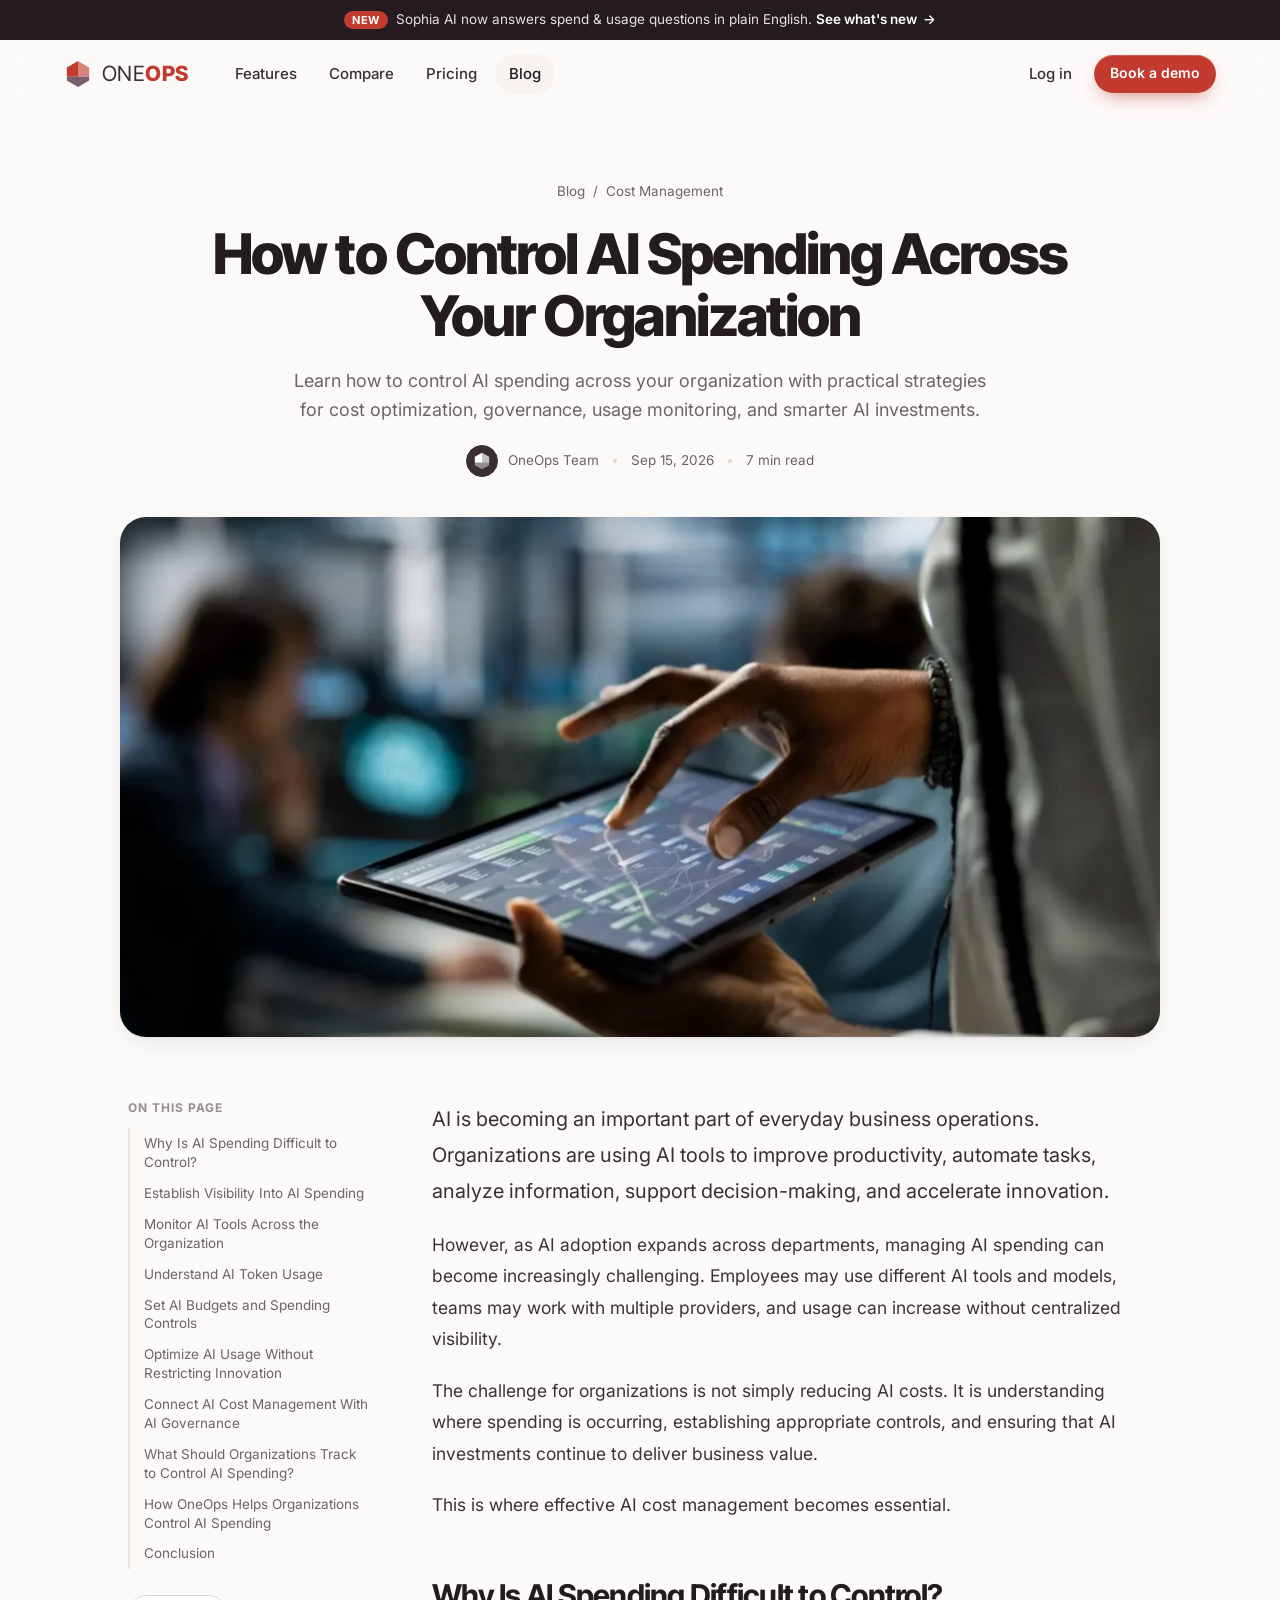
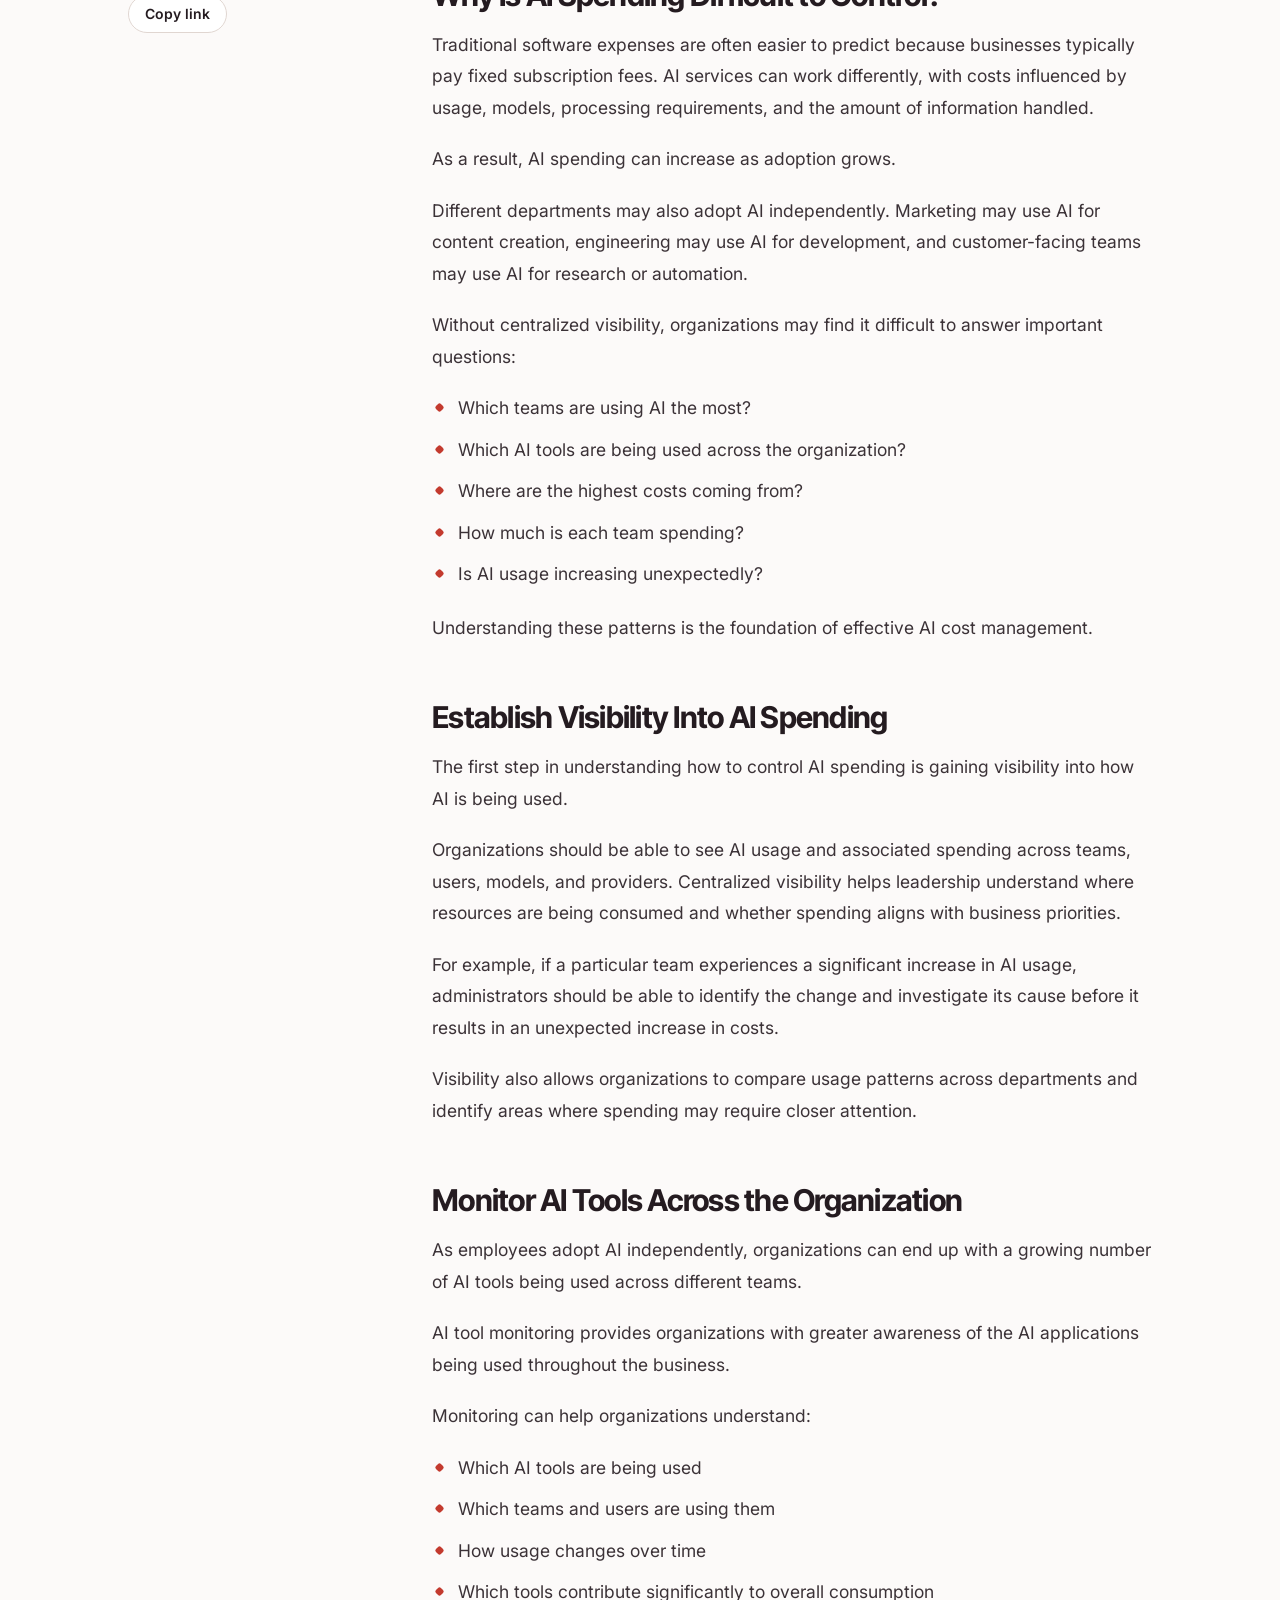
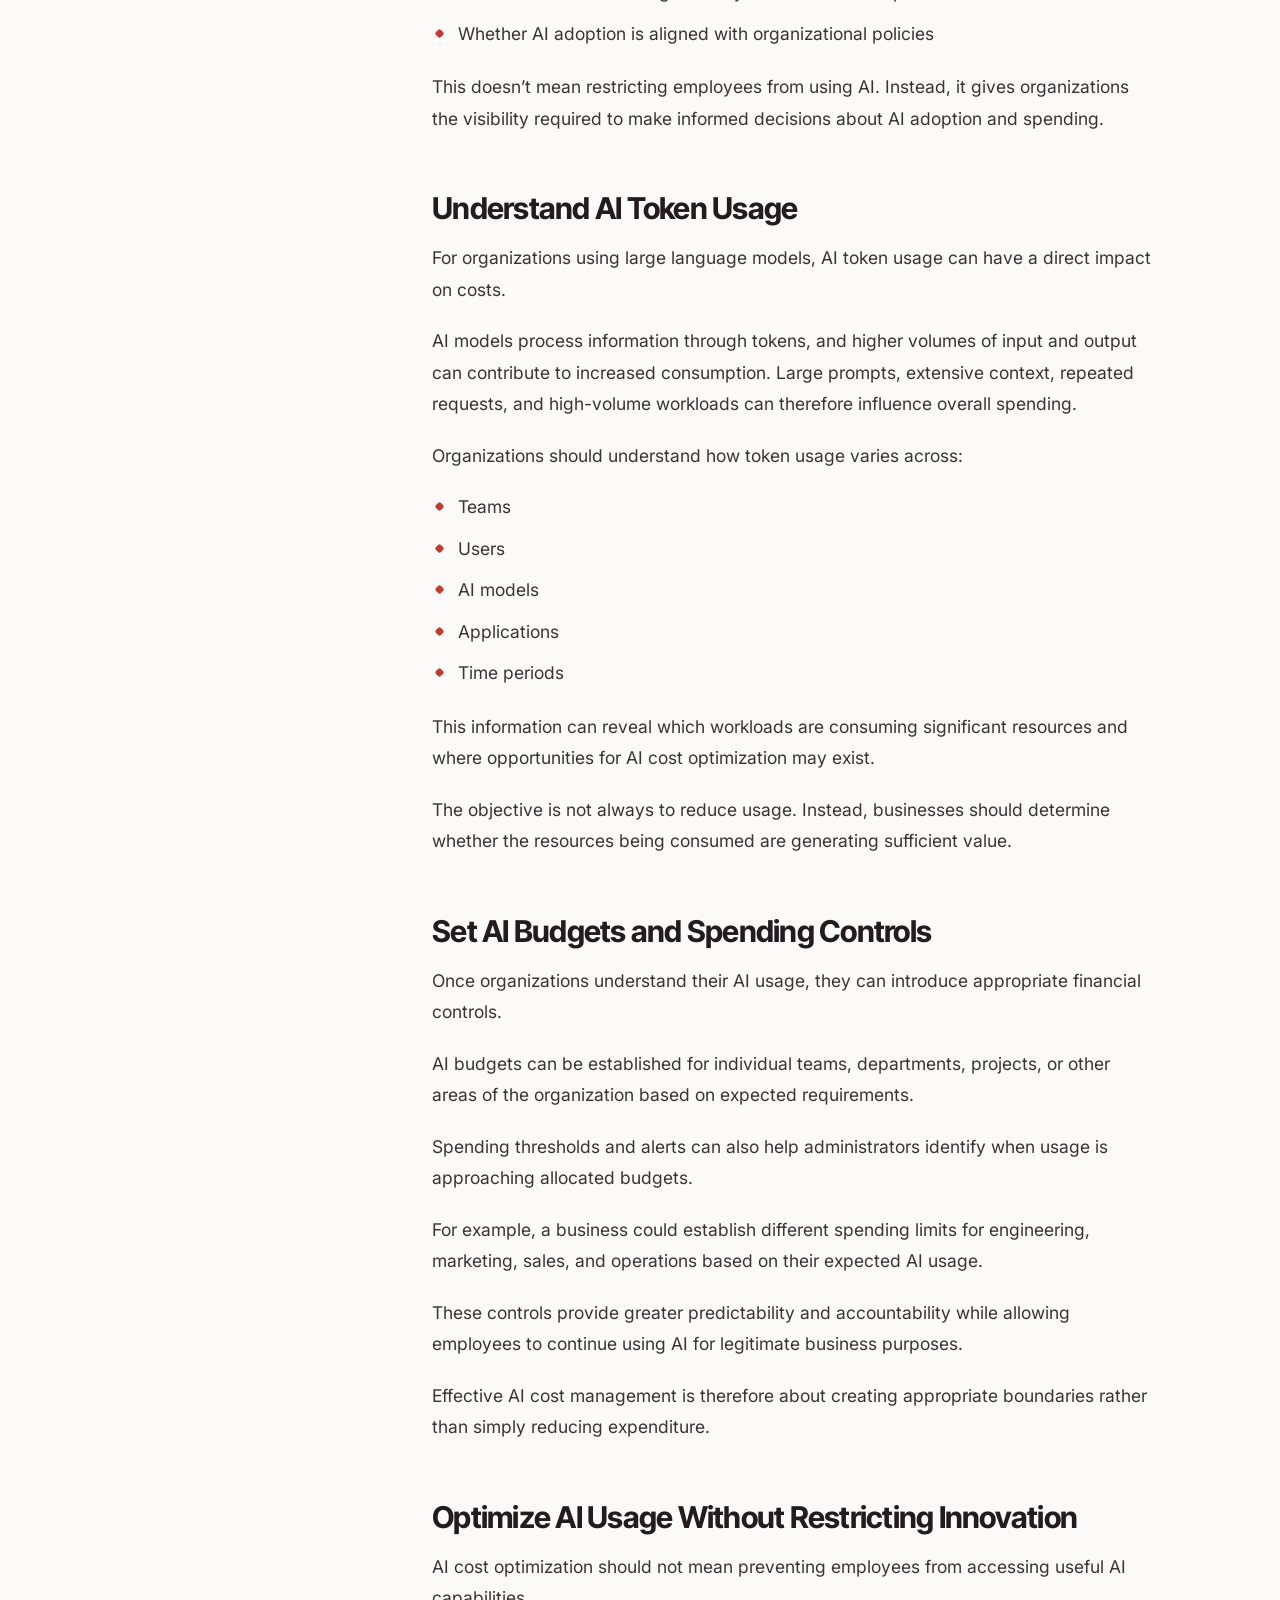
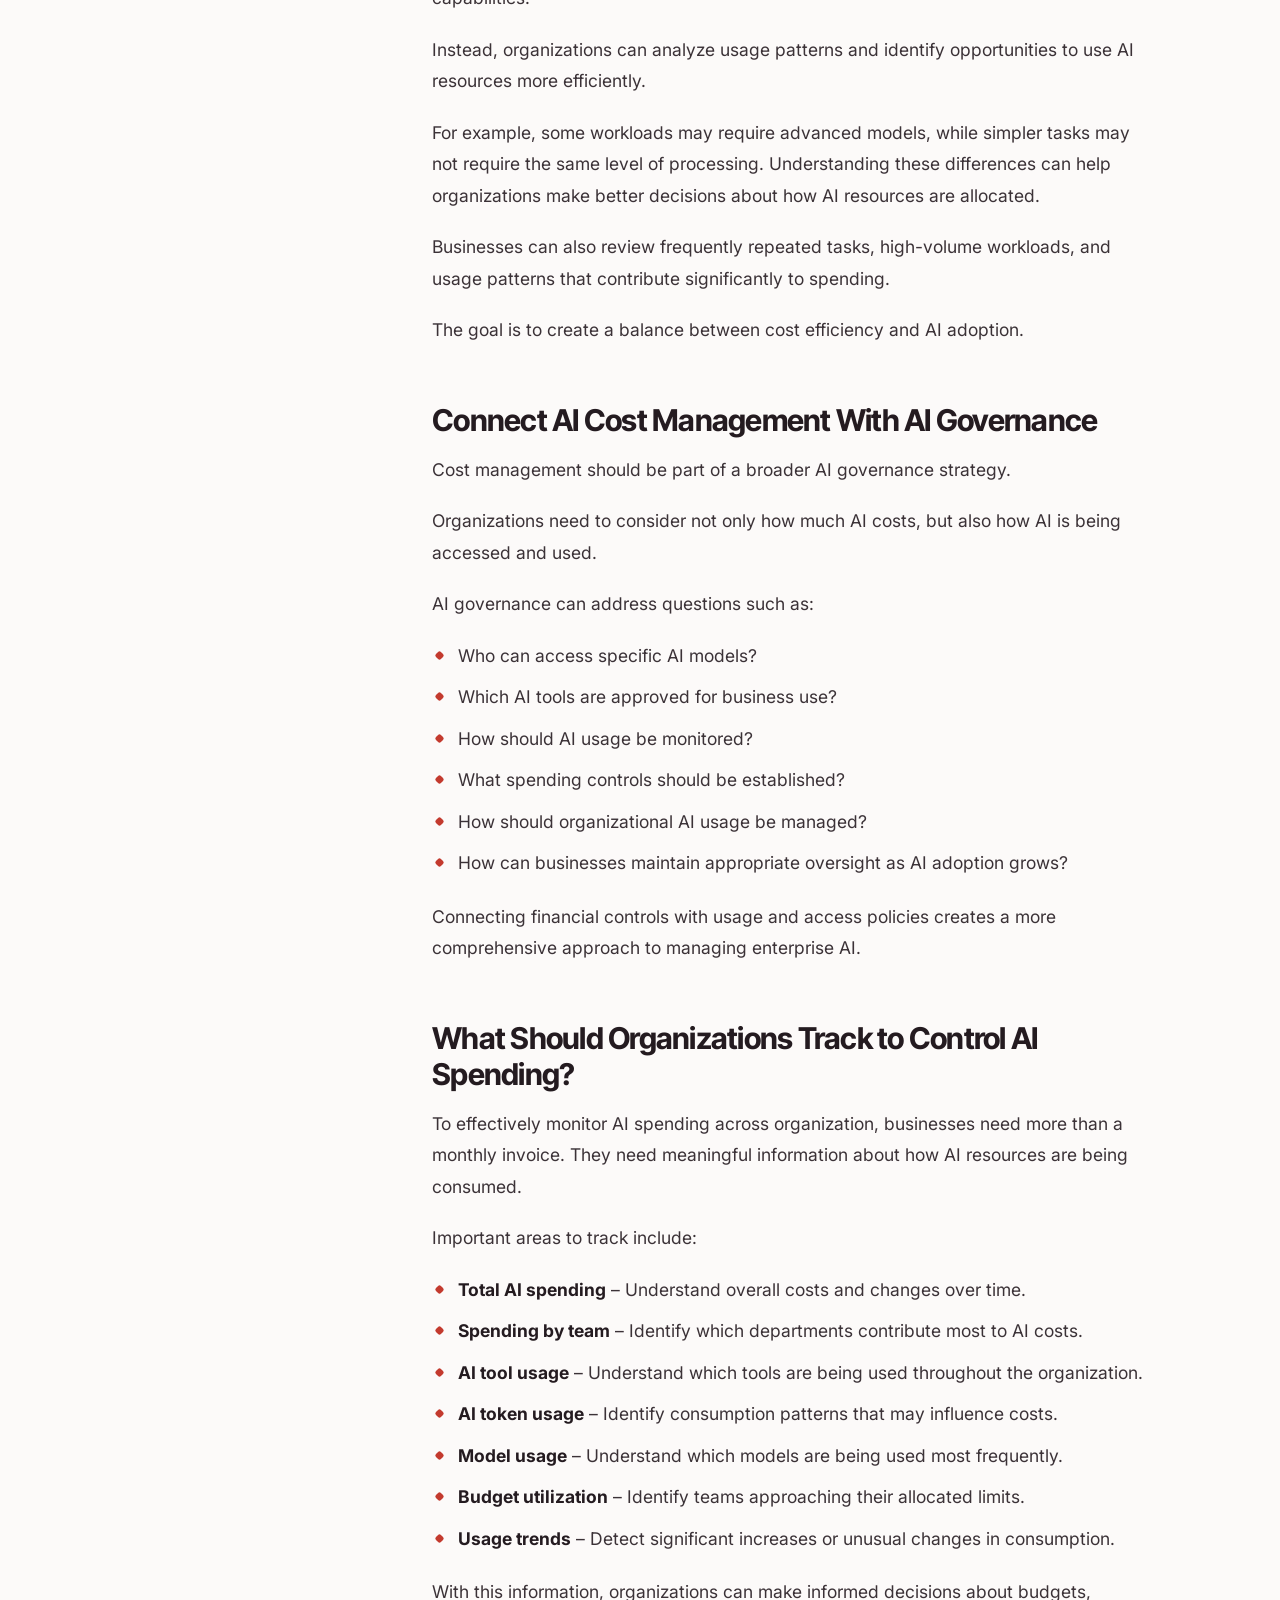
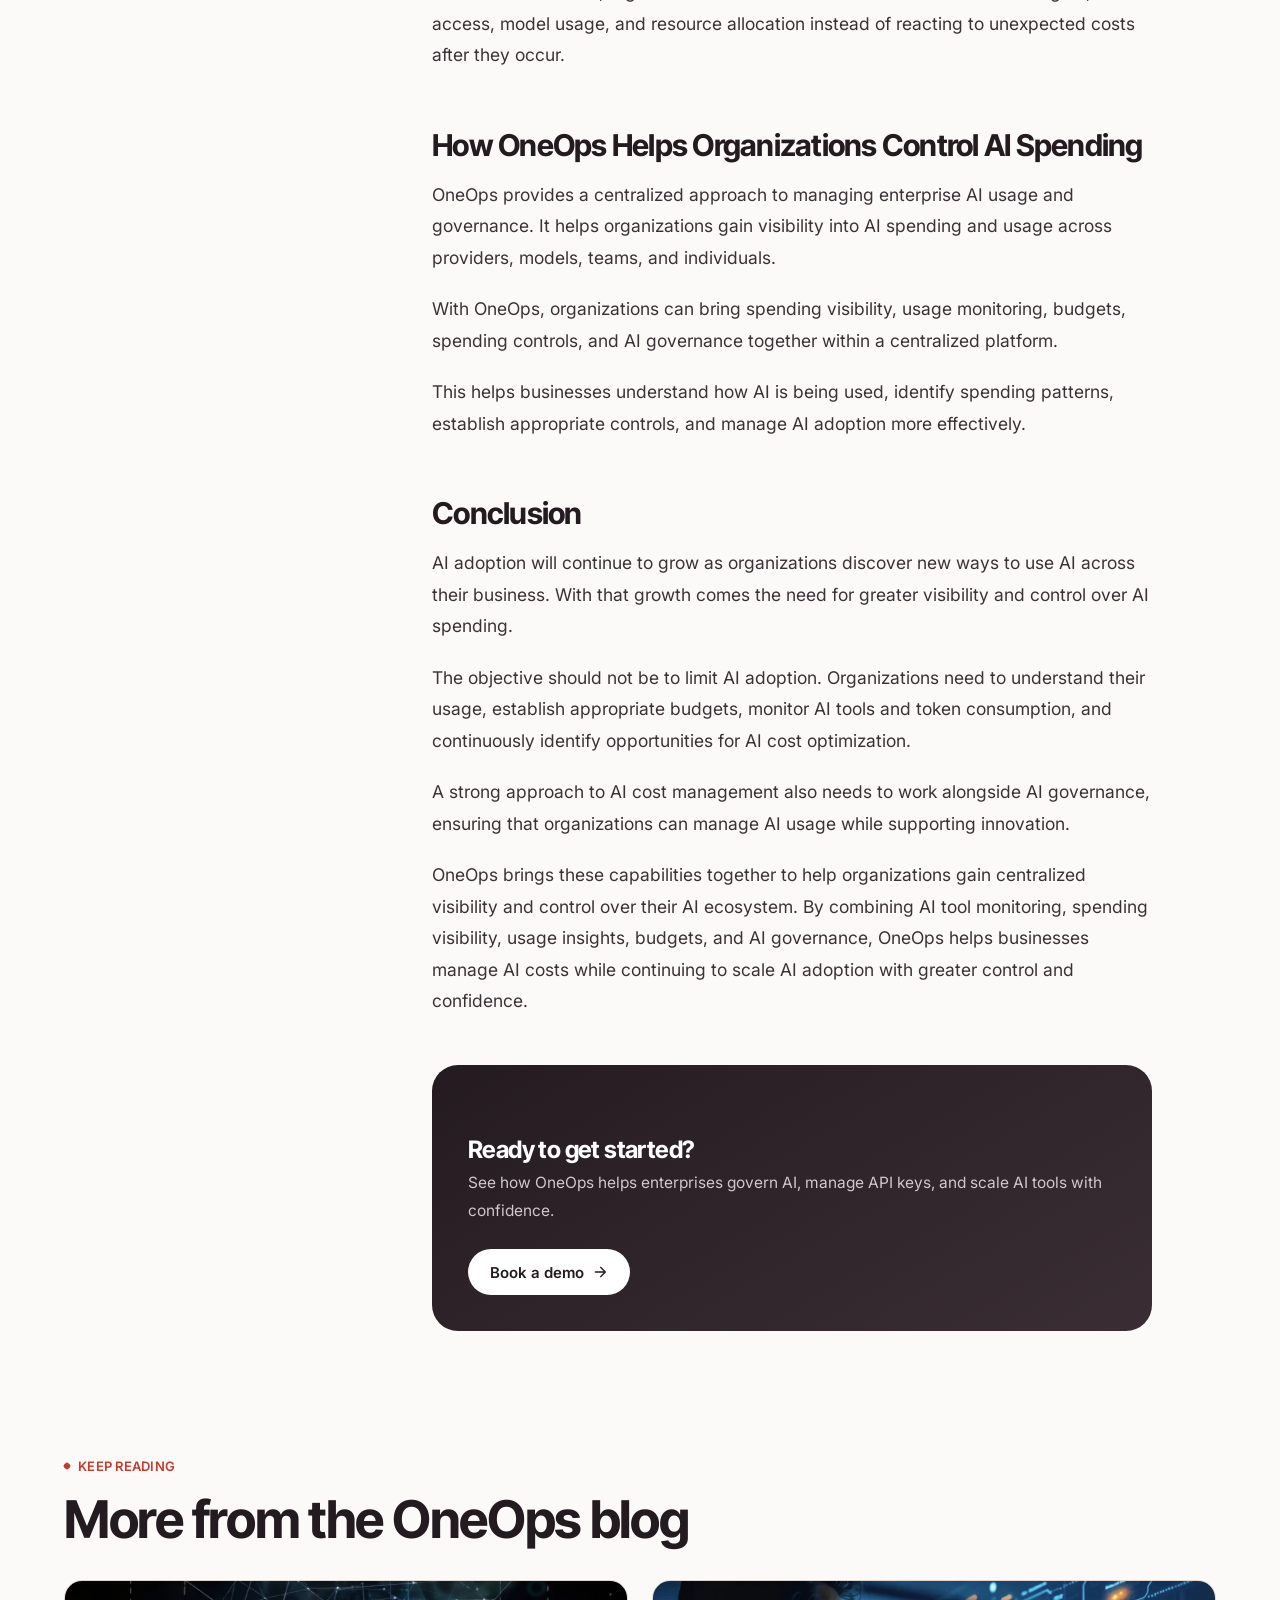
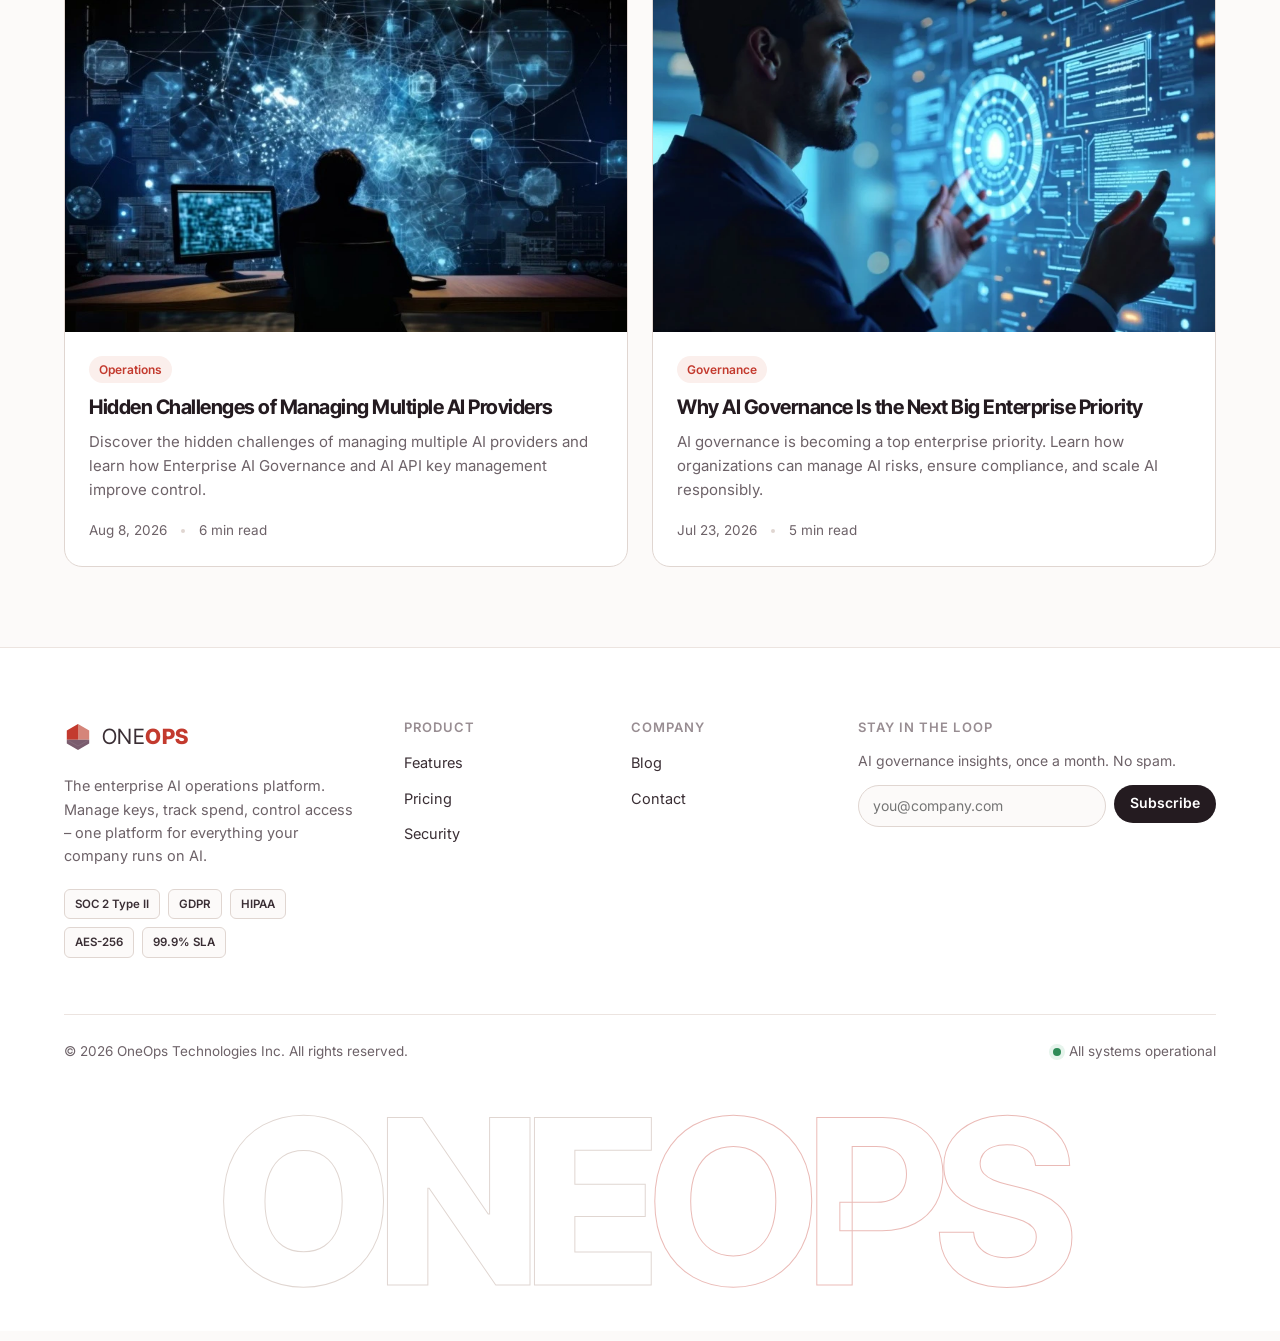
<file: blog/how-to-control-ai-spending-across-your-organization.html>
<!DOCTYPE html>
<html lang="en">
<head>
  <meta charset="utf-8">
  <meta name="viewport" content="width=device-width, initial-scale=1">
  <title>How to Control AI Spending Across Your Organization | OneOps</title>
  <meta name="description" content="Learn how to control AI spending across your organization with practical strategies for cost optimization, governance, usage monitoring, and smarter AI investments.">
  <meta name="theme-color" content="#C33A2E">
  <link rel="icon" type="image/png" href="../img/favicon.png">
  <link rel="preconnect" href="https://fonts.googleapis.com">
  <link rel="preconnect" href="https://fonts.gstatic.com" crossorigin>
  <link href="https://fonts.googleapis.com/css2?family=Inter:wght@400;500;600;700&family=Inter+Tight:wght@500;600;700;800&family=JetBrains+Mono:wght@400;500;600&display=swap" rel="stylesheet">
  <link rel="stylesheet" href="../css/style.css">
  <script src="../js/main.js" defer></script>
  <meta property="og:type" content="article">
  <meta property="og:title" content="How to Control AI Spending Across Your Organization">
  <meta property="og:description" content="Learn how to control AI spending across your organization with practical strategies for cost optimization, governance, usage monitoring, and smarter AI investments.">
  <meta property="og:image" content="../img/blog-1-spend-control.webp">
  <script type="application/ld+json">
  {
    "@context": "https://schema.org",
    "@type": "Article",
    "headline": "How to Control AI Spending Across Your Organization",
    "description": "Learn how to control AI spending across your organization with practical strategies for cost optimization, governance, usage monitoring, and smarter AI investments.",
    "image": "https://oneops.pro/img/blog-1-spend-control.webp",
    "datePublished": "2026-09-15",
    "dateModified": "2026-09-15",
    "author": {
      "@type": "Organization",
      "name": "OneOps Team",
      "url": "https://oneops.pro/"
    },
    "publisher": {
      "@type": "Organization",
      "name": "OneOps",
      "logo": {
        "@type": "ImageObject",
        "url": "https://oneops.pro/img/oneops-logo.png"
      }
    },
    "mainEntityOfPage": {
      "@type": "WebPage",
      "@id": "https://oneops.pro/blog/how-to-control-ai-spending-across-your-organization.html"
    },
    "articleSection": "Cost Management"
  }
  </script>
</head>
<body>
<div class="read-progress"></div>
<div class="announce">
  <span class="tag">NEW</span><span class="hide-sm">Sophia AI now answers spend &amp; usage questions in plain English. </span><a href="../index.html#beyond">See what's new <span aria-hidden="true">→</span></a>
</div>
<header class="nav" id="nav">
  <div class="container nav-inner">
    <a class="logo" href="../index.html" aria-label="OneOps home">
      <svg viewBox="0 0 100 100" aria-hidden="true"><path d="M50 4 L90 27 L90 60 L50 60 Z" fill="#D5857A"/><path d="M50 4 L10 27 L10 60 L50 60 Z" fill="#C33A2E"/><path d="M10 60 L50 60 L90 60 L90 73 L50 96 L10 73 Z" fill="#7A5C6E"/><path d="M10 60 L50 82 L90 60" fill="none" stroke="#fff" stroke-opacity=".18" stroke-width="1.5"/></svg>
      <span>ONE</span><b>OPS</b>
    </a>
    <nav class="nav-links" aria-label="Primary">
      <a href="../features.html">Features</a>
      <a href="../index.html#compare">Compare</a>
      <a href="../index.html#pricing">Pricing</a>
      <a href="../blog.html" class="active" aria-current="page">Blog</a>
    </nav>
    <div class="nav-cta">
      <a class="login" href="https://app.oneops.pro">Log in</a>
      <button class="btn btn-primary btn-sm" data-open-demo>Book a demo</button>
    </div>
    <button class="nav-toggle" aria-label="Open menu" aria-expanded="false"><span></span></button>
  </div>
</header>

<main>
  <header class="article-hero container">
    <nav class="crumbs" aria-label="Breadcrumb"><a href="../blog.html">Blog</a><span aria-hidden="true">/</span><span>Cost Management</span></nav>
    <h1>How to Control AI Spending Across Your Organization</h1>
    <p class="lede">Learn how to control AI spending across your organization with practical strategies for cost optimization, governance, usage monitoring, and smarter AI investments.</p>
    <div class="post-meta">
      <span class="author"><span class="av" style="background:var(--charcoal);border-color:var(--charcoal)"><svg viewBox="0 0 100 100" aria-hidden="true"><path d="M50 4 L90 27 L90 60 L50 60 Z" fill="#fff" fill-opacity=".7"/><path d="M50 4 L10 27 L10 60 L50 60 Z" fill="#fff"/><path d="M10 60 L50 60 L90 60 L90 73 L50 96 L10 73 Z" fill="#fff" fill-opacity=".45"/></svg></span>OneOps Team</span>
      <span class="sep"></span><time datetime="2026-09-15">Sep 15, 2026</time>
      <span class="sep"></span><span>7 min read</span>
    </div>
  </header>

  <div class="container">
    <figure class="article-cover"><img src="../img/blog-1-spend-control.webp" alt="How to Control AI Spending Across Your Organization" width="1600" height="800"></figure>
  </div>

  <div class="article-layout">
    <aside class="toc">
      <h4>On this page</h4>
      <nav aria-label="Table of contents">
        <a href="#why-is-ai-spending-difficult-to-control">Why Is AI Spending Difficult to Control?</a>
        <a href="#establish-visibility-into-ai-spending">Establish Visibility Into AI Spending</a>
        <a href="#monitor-ai-tools-across-the-organization">Monitor AI Tools Across the Organization</a>
        <a href="#understand-ai-token-usage">Understand AI Token Usage</a>
        <a href="#set-ai-budgets-and-spending-controls">Set AI Budgets and Spending Controls</a>
        <a href="#optimize-ai-usage-without-restricting-innovation">Optimize AI Usage Without Restricting Innovation</a>
        <a href="#connect-ai-cost-management-with-ai-governance">Connect AI Cost Management With AI Governance</a>
        <a href="#what-should-organizations-track-to-control-ai-spending">What Should Organizations Track to Control AI Spending?</a>
        <a href="#how-oneops-helps-organizations-control-ai-spending">How OneOps Helps Organizations Control AI Spending</a>
        <a href="#conclusion">Conclusion</a>
      </nav>
      <div class="share">
        <button type="button" class="btn btn-ghost btn-sm" data-copy-link>Copy link</button>
      </div>
    </aside>

    <article class="prose">
      <p>AI is becoming an important part of everyday business operations. Organizations are using AI tools to improve productivity, automate tasks, analyze information, support decision-making, and accelerate innovation.</p>
      <p>However, as AI adoption expands across departments, managing AI spending can become increasingly challenging. Employees may use different AI tools and models, teams may work with multiple providers, and usage can increase without centralized visibility.</p>
      <p>The challenge for organizations is not simply reducing AI costs. It is understanding where spending is occurring, establishing appropriate controls, and ensuring that AI investments continue to deliver business value.</p>
      <p>This is where effective AI cost management becomes essential.</p>
      <h2 id="why-is-ai-spending-difficult-to-control">Why Is AI Spending Difficult to Control?</h2>
      <p>Traditional software expenses are often easier to predict because businesses typically pay fixed subscription fees. AI services can work differently, with costs influenced by usage, models, processing requirements, and the amount of information handled.</p>
      <p>As a result, AI spending can increase as adoption grows.</p>
      <p>Different departments may also adopt AI independently. Marketing may use AI for content creation, engineering may use AI for development, and customer-facing teams may use AI for research or automation.</p>
      <p>Without centralized visibility, organizations may find it difficult to answer important questions:</p>
      <ul>
        <li>Which teams are using AI the most?</li>
        <li>Which AI tools are being used across the organization?</li>
        <li>Where are the highest costs coming from?</li>
        <li>How much is each team spending?</li>
        <li>Is AI usage increasing unexpectedly?</li>
      </ul>
      <p>Understanding these patterns is the foundation of effective AI cost management.</p>
      <h2 id="establish-visibility-into-ai-spending">Establish Visibility Into AI Spending</h2>
      <p>The first step in understanding how to control AI spending is gaining visibility into how AI is being used.</p>
      <p>Organizations should be able to see AI usage and associated spending across teams, users, models, and providers. Centralized visibility helps leadership understand where resources are being consumed and whether spending aligns with business priorities.</p>
      <p>For example, if a particular team experiences a significant increase in AI usage, administrators should be able to identify the change and investigate its cause before it results in an unexpected increase in costs.</p>
      <p>Visibility also allows organizations to compare usage patterns across departments and identify areas where spending may require closer attention.</p>
      <h2 id="monitor-ai-tools-across-the-organization">Monitor AI Tools Across the Organization</h2>
      <p>As employees adopt AI independently, organizations can end up with a growing number of AI tools being used across different teams.</p>
      <p>AI tool monitoring provides organizations with greater awareness of the AI applications being used throughout the business.</p>
      <p>Monitoring can help organizations understand:</p>
      <ul>
        <li>Which AI tools are being used</li>
        <li>Which teams and users are using them</li>
        <li>How usage changes over time</li>
        <li>Which tools contribute significantly to overall consumption</li>
        <li>Whether AI adoption is aligned with organizational policies</li>
      </ul>
      <p>This doesn’t mean restricting employees from using AI. Instead, it gives organizations the visibility required to make informed decisions about AI adoption and spending.</p>
      <h2 id="understand-ai-token-usage">Understand AI Token Usage</h2>
      <p>For organizations using large language models, AI token usage can have a direct impact on costs.</p>
      <p>AI models process information through tokens, and higher volumes of input and output can contribute to increased consumption. Large prompts, extensive context, repeated requests, and high-volume workloads can therefore influence overall spending.</p>
      <p>Organizations should understand how token usage varies across:</p>
      <ul>
        <li>Teams</li>
        <li>Users</li>
        <li>AI models</li>
        <li>Applications</li>
        <li>Time periods</li>
      </ul>
      <p>This information can reveal which workloads are consuming significant resources and where opportunities for AI cost optimization may exist.</p>
      <p>The objective is not always to reduce usage. Instead, businesses should determine whether the resources being consumed are generating sufficient value.</p>
      <h2 id="set-ai-budgets-and-spending-controls">Set AI Budgets and Spending Controls</h2>
      <p>Once organizations understand their AI usage, they can introduce appropriate financial controls.</p>
      <p>AI budgets can be established for individual teams, departments, projects, or other areas of the organization based on expected requirements.</p>
      <p>Spending thresholds and alerts can also help administrators identify when usage is approaching allocated budgets.</p>
      <p>For example, a business could establish different spending limits for engineering, marketing, sales, and operations based on their expected AI usage.</p>
      <p>These controls provide greater predictability and accountability while allowing employees to continue using AI for legitimate business purposes.</p>
      <p>Effective AI cost management is therefore about creating appropriate boundaries rather than simply reducing expenditure.</p>
      <h2 id="optimize-ai-usage-without-restricting-innovation">Optimize AI Usage Without Restricting Innovation</h2>
      <p>AI cost optimization should not mean preventing employees from accessing useful AI capabilities.</p>
      <p>Instead, organizations can analyze usage patterns and identify opportunities to use AI resources more efficiently.</p>
      <p>For example, some workloads may require advanced models, while simpler tasks may not require the same level of processing. Understanding these differences can help organizations make better decisions about how AI resources are allocated.</p>
      <p>Businesses can also review frequently repeated tasks, high-volume workloads, and usage patterns that contribute significantly to spending.</p>
      <p>The goal is to create a balance between cost efficiency and AI adoption.</p>
      <h2 id="connect-ai-cost-management-with-ai-governance">Connect AI Cost Management With AI Governance</h2>
      <p>Cost management should be part of a broader AI governance strategy.</p>
      <p>Organizations need to consider not only how much AI costs, but also how AI is being accessed and used.</p>
      <p>AI governance can address questions such as:</p>
      <ul>
        <li>Who can access specific AI models?</li>
        <li>Which AI tools are approved for business use?</li>
        <li>How should AI usage be monitored?</li>
        <li>What spending controls should be established?</li>
        <li>How should organizational AI usage be managed?</li>
        <li>How can businesses maintain appropriate oversight as AI adoption grows?</li>
      </ul>
      <p>Connecting financial controls with usage and access policies creates a more comprehensive approach to managing enterprise AI.</p>
      <h2 id="what-should-organizations-track-to-control-ai-spending">What Should Organizations Track to Control AI Spending?</h2>
      <p>To effectively monitor AI spending across organization, businesses need more than a monthly invoice. They need meaningful information about how AI resources are being consumed.</p>
      <p>Important areas to track include:</p>
      <ul>
        <li><strong>Total AI spending</strong> – Understand overall costs and changes over time.</li>
        <li><strong>Spending by team</strong> – Identify which departments contribute most to AI costs.</li>
        <li><strong>AI tool usage</strong> – Understand which tools are being used throughout the organization.</li>
        <li><strong>AI token usage</strong> – Identify consumption patterns that may influence costs.</li>
        <li><strong>Model usage</strong> – Understand which models are being used most frequently.</li>
        <li><strong>Budget utilization</strong> – Identify teams approaching their allocated limits.</li>
        <li><strong>Usage trends</strong> – Detect significant increases or unusual changes in consumption.</li>
      </ul>
      <p>With this information, organizations can make informed decisions about budgets, access, model usage, and resource allocation instead of reacting to unexpected costs after they occur.</p>
      <h2 id="how-oneops-helps-organizations-control-ai-spending">How OneOps Helps Organizations Control AI Spending</h2>
      <p>OneOps provides a centralized approach to managing enterprise AI usage and governance. It helps organizations gain visibility into AI spending and usage across providers, models, teams, and individuals.</p>
      <p>With OneOps, organizations can bring spending visibility, usage monitoring, budgets, spending controls, and AI governance together within a centralized platform.</p>
      <p>This helps businesses understand how AI is being used, identify spending patterns, establish appropriate controls, and manage AI adoption more effectively.</p>
      <h2 id="conclusion">Conclusion</h2>
      <p>AI adoption will continue to grow as organizations discover new ways to use AI across their business. With that growth comes the need for greater visibility and control over AI spending.</p>
      <p>The objective should not be to limit AI adoption. Organizations need to understand their usage, establish appropriate budgets, monitor AI tools and token consumption, and continuously identify opportunities for AI cost optimization.</p>
      <p>A strong approach to AI cost management also needs to work alongside AI governance, ensuring that organizations can manage AI usage while supporting innovation.</p>
      <p>OneOps brings these capabilities together to help organizations gain centralized visibility and control over their AI ecosystem. By combining AI tool monitoring, spending visibility, usage insights, budgets, and AI governance, OneOps helps businesses manage AI costs while continuing to scale AI adoption with greater control and confidence.</p>

      <div class="article-cta">
        <div>
          <h3>Ready to get started?</h3>
          <p>See how OneOps helps enterprises govern AI, manage API keys, and scale AI tools with confidence.</p>
        </div>
        <button type="button" class="btn btn-light" data-open-demo>Book a demo <svg viewBox="0 0 24 24" fill="none" stroke="currentColor" stroke-width="2" stroke-linecap="round" stroke-linejoin="round"><path d="M5 12h14M13 5l7 7-7 7"/></svg></button>
      </div>
    </article>
  </div>

  <section class="section tight">
    <div class="container">
      <div class="section-head left" style="margin-bottom:32px">
        <span class="eyebrow">Keep reading</span>
        <h2>More from the OneOps blog</h2>
      </div>
      <div class="post-grid" style="grid-template-columns:repeat(auto-fit,minmax(280px,1fr))">
        <a class="post-card reveal" href="../blog/hidden-challenges-of-managing-multiple-ai-providers.html" data-title="hidden challenges of managing multiple ai providers discover the hidden challenges of managing multiple ai providers and learn how enterprise ai governance and ai api key management improve control.">
          <div class="img"><img src="../img/blog-2-multi-provider.webp" alt="Hidden Challenges of Managing Multiple AI Providers" loading="lazy" width="800" height="500"></div>
          <div class="body">
            <span class="cat">Operations</span>
            <h3>Hidden Challenges of Managing Multiple AI Providers</h3>
            <p>Discover the hidden challenges of managing multiple AI providers and learn how Enterprise AI Governance and AI API key management improve control.</p>
            <div class="post-meta"><time datetime="2026-08-08">Aug 8, 2026</time><span class="sep"></span><span>6 min read</span></div>
          </div>
        </a>
        <a class="post-card reveal" href="../blog/why-ai-governance-is-the-next-big-enterprise-priority.html" data-title="why ai governance is the next big enterprise priority ai governance is becoming a top enterprise priority. learn how organizations can manage ai risks, ensure compliance, and scale ai responsibly.">
          <div class="img"><img src="../img/blog-3-ai-governance.webp" alt="Why AI Governance Is the Next Big Enterprise Priority" loading="lazy" width="800" height="500"></div>
          <div class="body">
            <span class="cat">Governance</span>
            <h3>Why AI Governance Is the Next Big Enterprise Priority</h3>
            <p>AI governance is becoming a top enterprise priority. Learn how organizations can manage AI risks, ensure compliance, and scale AI responsibly.</p>
            <div class="post-meta"><time datetime="2026-07-23">Jul 23, 2026</time><span class="sep"></span><span>5 min read</span></div>
          </div>
        </a>
      </div>
    </div>
  </section>
</main>

<footer class="footer">
  <div class="container">
    <div class="footer-top">
      <div class="footer-brand">
        <a class="logo" href="../index.html"><svg viewBox="0 0 100 100" aria-hidden="true"><path d="M50 4 L90 27 L90 60 L50 60 Z" fill="#D5857A"/><path d="M50 4 L10 27 L10 60 L50 60 Z" fill="#C33A2E"/><path d="M10 60 L50 60 L90 60 L90 73 L50 96 L10 73 Z" fill="#7A5C6E"/><path d="M10 60 L50 82 L90 60" fill="none" stroke="#fff" stroke-opacity=".18" stroke-width="1.5"/></svg><span>ONE</span><b>OPS</b></a>
        <p>The enterprise AI operations platform. Manage keys, track spend, control access – one platform for everything your company runs on AI.</p>
        <div class="badges"><span>SOC 2 Type II</span><span>GDPR</span><span>HIPAA</span><span>AES-256</span><span>99.9% SLA</span></div>
      </div>
      <div>
        <h4>Product</h4>
        <ul><li><a href="../features.html">Features</a></li><li><a href="../index.html#pricing">Pricing</a></li><li><a href="../index.html#security">Security</a></li></ul>
      </div>
      <div>
        <h4>Company</h4>
        <ul><li><a href="../blog.html">Blog</a></li><li><a href="#" data-open-demo>Contact</a></li></ul>
      </div>
      <div class="newsletter">
        <h4>Stay in the loop</h4>
        <p>AI governance insights, once a month. No spam.</p>
        <form class="nl" novalidate>
          <input type="email" placeholder="you@company.com" aria-label="Work email" required>
          <button class="btn btn-dark btn-sm" type="submit">Subscribe</button>
        </form>
        <div class="msg" aria-live="polite"></div>
      </div>
    </div>
    <div class="footer-bottom">
      <span>© <span data-year>2026</span> OneOps Technologies Inc. All rights reserved.</span>
      <span class="status-dot">All systems operational</span>
    </div>
    <div class="footer-word" aria-hidden="true">ONE<b>OPS</b></div>
  </div>
</footer>

<div class="modal" id="demo-modal" role="dialog" aria-modal="true" aria-labelledby="demo-title" aria-hidden="true">
  <div class="modal-backdrop" data-close-modal></div>
  <div class="modal-dialog">
    <button class="modal-close" data-close-modal aria-label="Close"><svg viewBox="0 0 24 24" fill="none" stroke="currentColor" stroke-width="2.2" stroke-linecap="round"><path d="M6 6l12 12M18 6L6 18"/></svg></button>
    <aside class="modal-aside">
      <a class="logo" style="color:#fff"><svg viewBox="0 0 100 100" aria-hidden="true"><path d="M50 4 L90 27 L90 60 L50 60 Z" fill="#D5857A"/><path d="M50 4 L10 27 L10 60 L50 60 Z" fill="#C33A2E"/><path d="M10 60 L50 60 L90 60 L90 73 L50 96 L10 73 Z" fill="#7A5C6E"/><path d="M10 60 L50 82 L90 60" fill="none" stroke="#fff" stroke-opacity=".18" stroke-width="1.5"/></svg><span>ONE</span><b style="color:var(--salmon)">OPS</b></a>
      <h3>Get early access to OneOps</h3>
      <p>Be among the first to manage your enterprise AI stack.</p>
      <ul>
        <li><svg viewBox="0 0 24 24" fill="none" stroke="currentColor" stroke-width="2.4" stroke-linecap="round" stroke-linejoin="round"><path d="M20 6L9 17l-5-5"/></svg>A personalised 30-minute walkthrough</li>
        <li><svg viewBox="0 0 24 24" fill="none" stroke="currentColor" stroke-width="2.4" stroke-linecap="round" stroke-linejoin="round"><path d="M20 6L9 17l-5-5"/></svg>14-day free trial, no credit card required</li>
        <li><svg viewBox="0 0 24 24" fill="none" stroke="currentColor" stroke-width="2.4" stroke-linecap="round" stroke-linejoin="round"><path d="M20 6L9 17l-5-5"/></svg>Connect your first provider in minutes</li>
      </ul>
      <div class="mq">“We caught a $4,000 overage before it happened.”<b>Morgan K. · CTO, Series B SaaS</b></div>
    </aside>
    <div class="modal-form">
      <h4 id="demo-title">Book your demo</h4>
      <p>Tell us a little about your team and we’ll be in touch within one business day.</p>
      <form id="demo-form" novalidate>
        <div class="form-grid">
          <div class="field"><label for="f-name">Full name <i>*</i></label><input id="f-name" name="name" required autocomplete="name"><div class="err">Please enter your name.</div></div>
          <div class="field"><label for="f-email">Work email <i>*</i></label><input id="f-email" name="email" type="email" required autocomplete="email"><div class="err">Please enter a valid work email.</div></div>
          <div class="field"><label for="f-company">Company name <i>*</i></label><input id="f-company" name="company" required autocomplete="organization"><div class="err">Please enter your company.</div></div>
          <div class="field"><label for="f-role">Job title / role <i>*</i></label><input id="f-role" name="role" required placeholder="CTO, CISO, Head of IT…"><div class="err">Please enter your role.</div></div>
          <div class="field"><label for="f-phone">Phone number</label><input id="f-phone" name="phone" type="tel" autocomplete="tel"></div>
          <div class="field"><label for="f-site">Website</label><input id="f-site" name="website" placeholder="company.com"></div>
          <div class="field full"><label for="f-msg">Requirements</label><textarea id="f-msg" name="message" placeholder="AI governance, spend or compliance needs…"></textarea></div>
        </div>
        <div class="form-foot">
          <button class="btn btn-primary btn-block" type="submit">Request my demo</button>
          <small>By submitting, you agree to our Privacy Policy. We never share your data.</small>
        </div>
      </form>
      <div class="form-success" aria-live="polite">
        <div class="ok"><svg viewBox="0 0 24 24" fill="none" stroke="currentColor" stroke-width="2.6" stroke-linecap="round" stroke-linejoin="round"><path d="M20 6L9 17l-5-5"/></svg></div>
        <h4>You’re on the list!</h4>
        <p>Thanks — our team will reach out within one business day to schedule your demo.</p>
      </div>
    </div>
  </div>
</div>
</body>
</html>
</file>
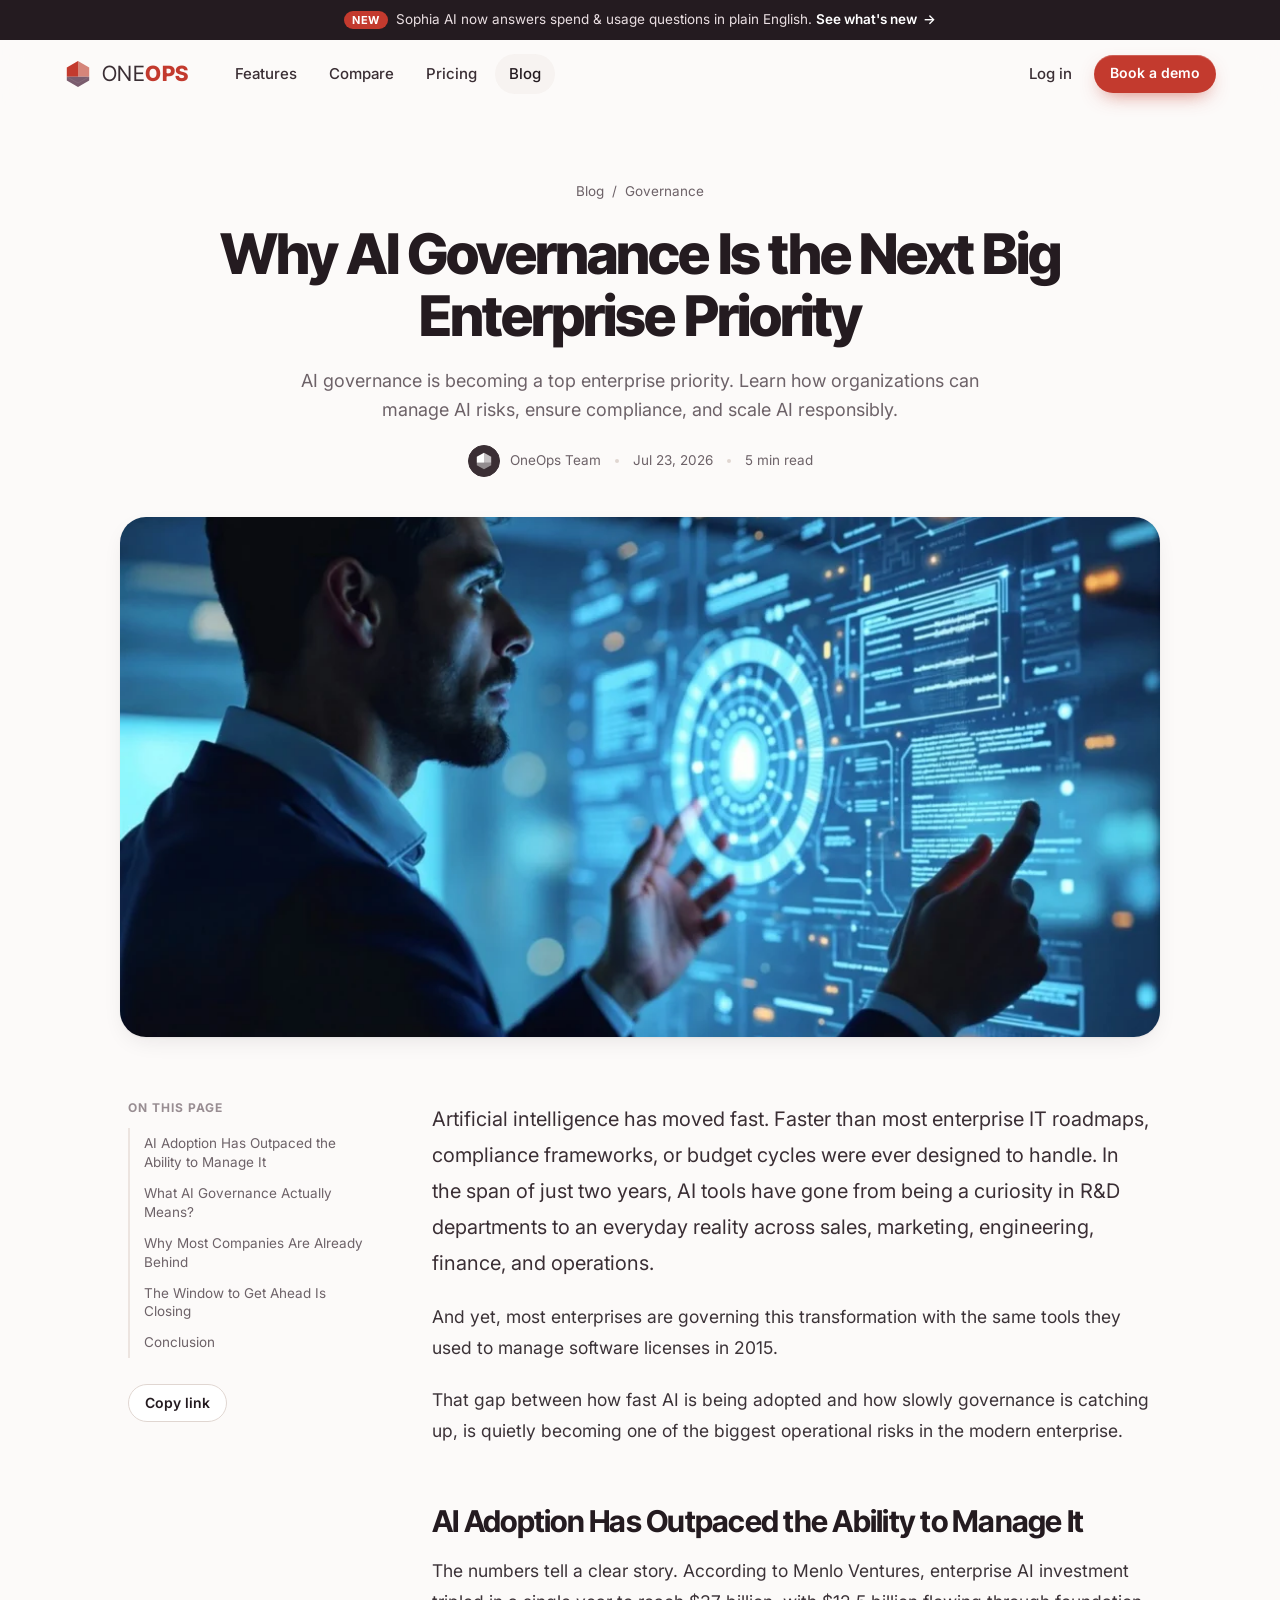
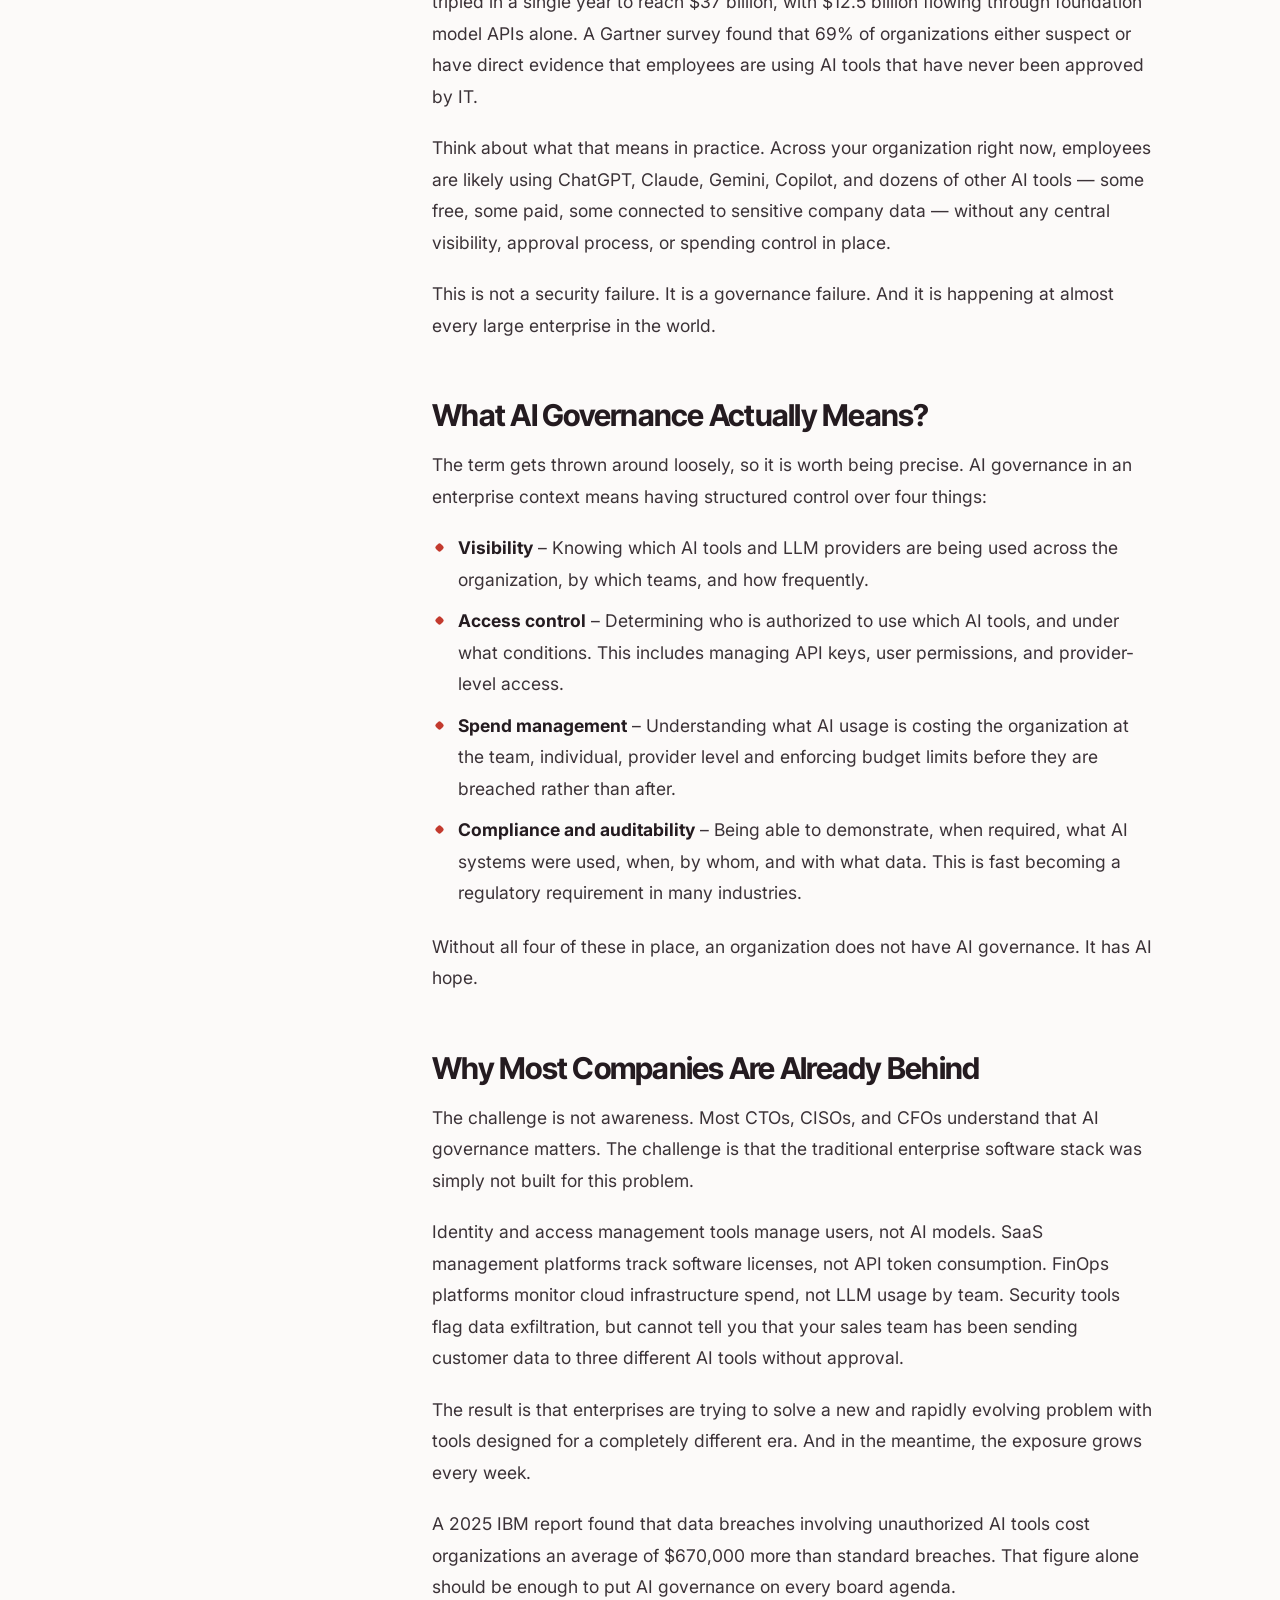
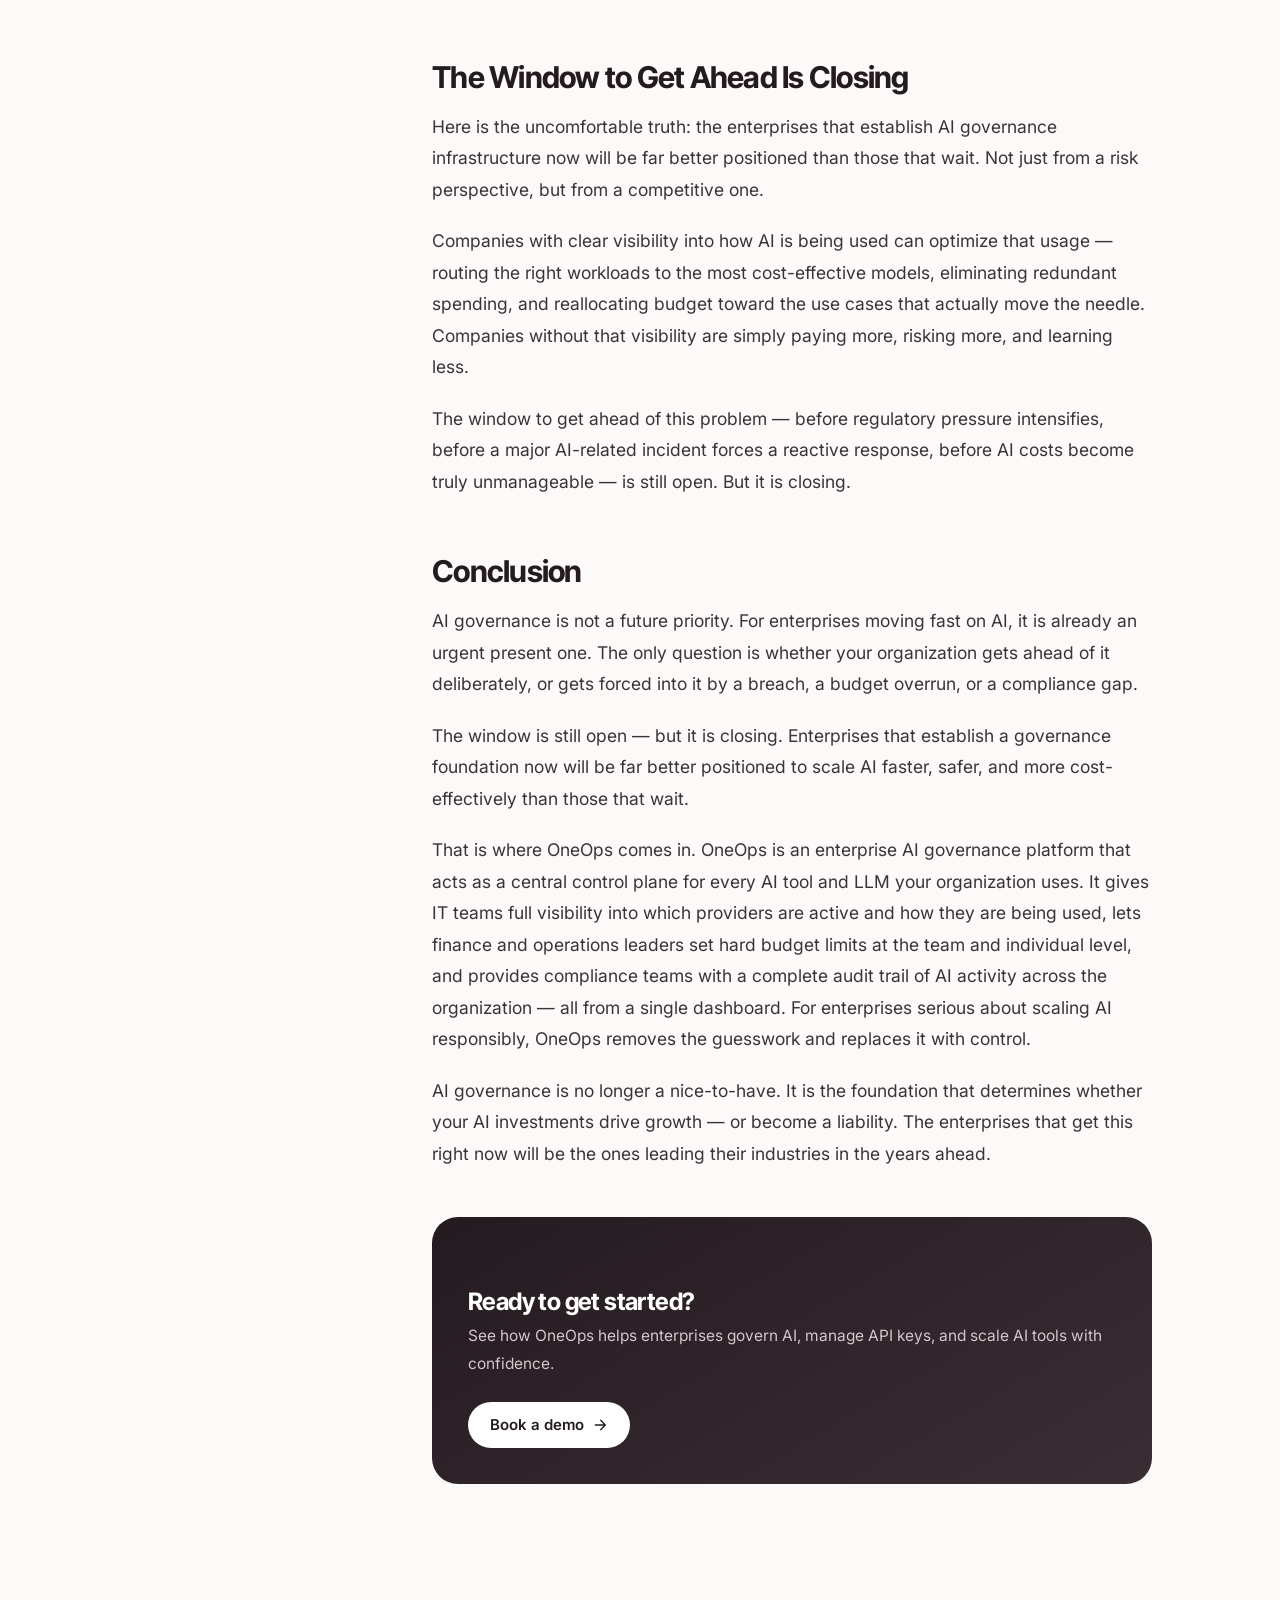
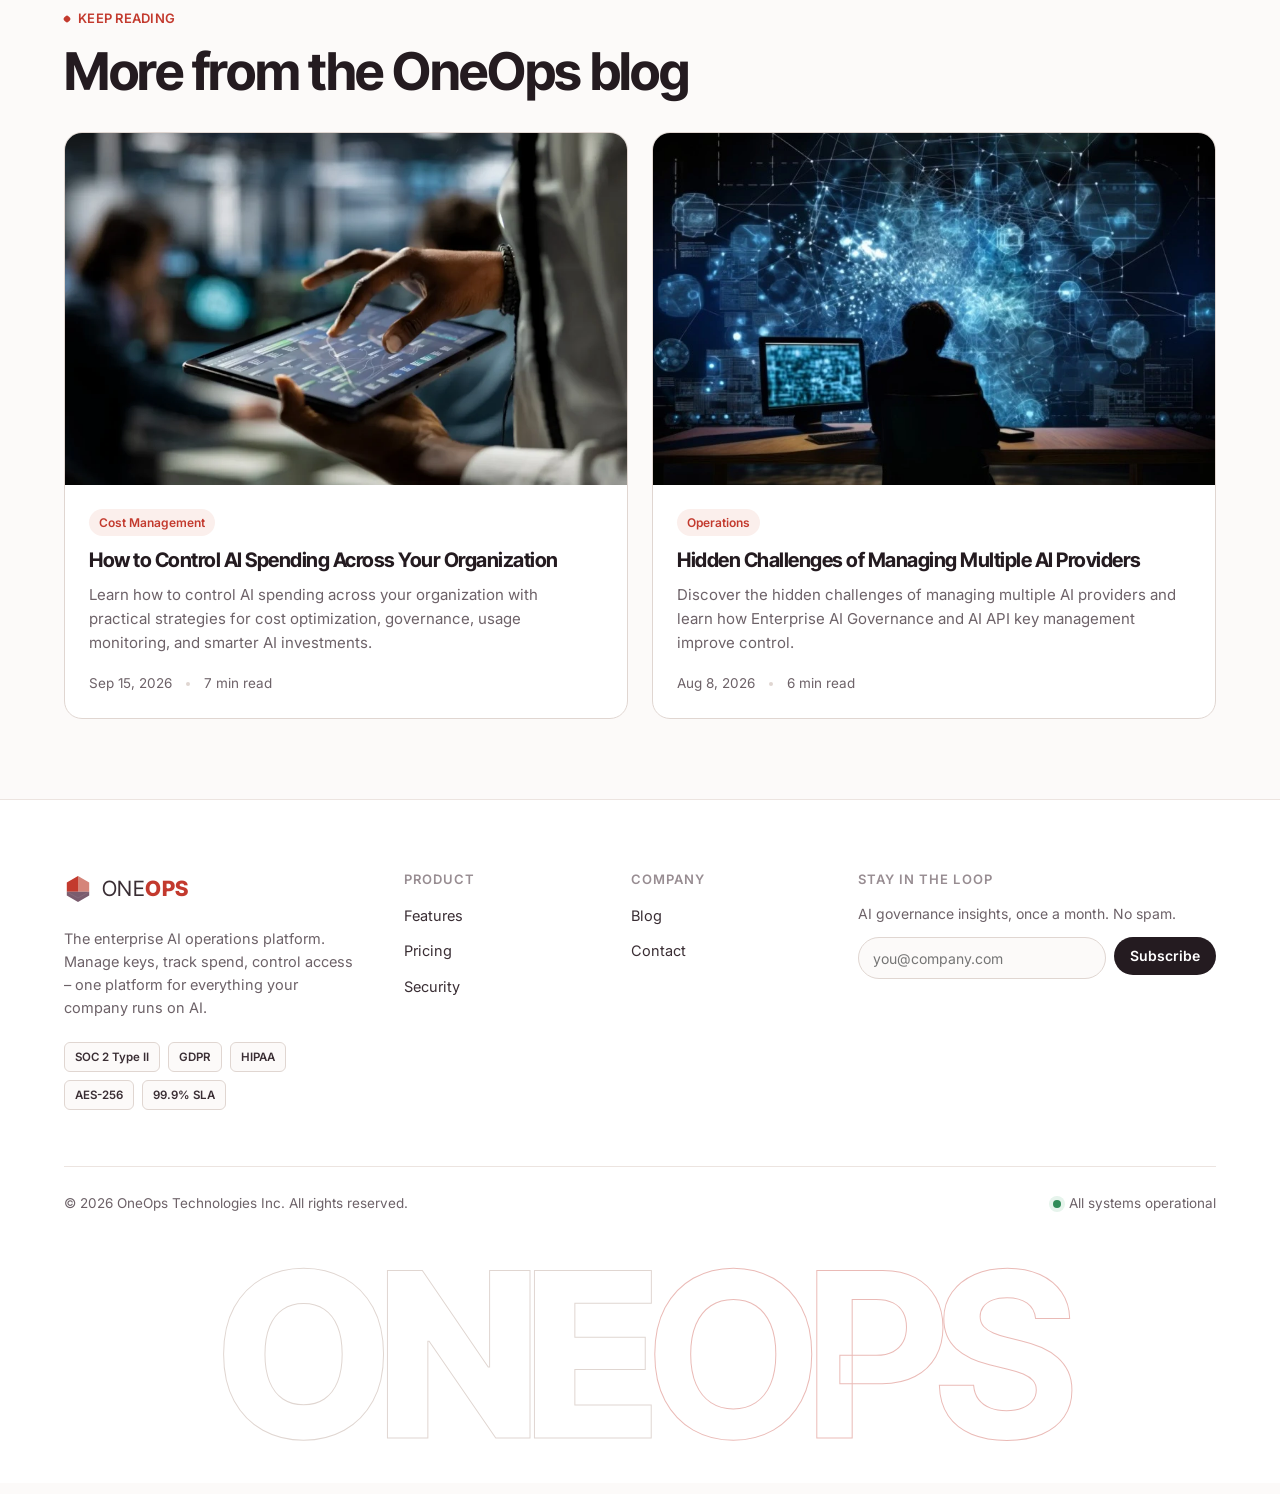
<file: blog/why-ai-governance-is-the-next-big-enterprise-priority.html>
<!DOCTYPE html>
<html lang="en">
<head>
  <meta charset="utf-8">
  <meta name="viewport" content="width=device-width, initial-scale=1">
  <title>Why AI Governance Is the Next Big Enterprise Priority | OneOps</title>
  <meta name="description" content="AI governance is becoming a top enterprise priority. Learn how organizations can manage AI risks, ensure compliance, and scale AI responsibly.">
  <meta name="theme-color" content="#C33A2E">
  <link rel="icon" type="image/png" href="../img/favicon.png">
  <link rel="preconnect" href="https://fonts.googleapis.com">
  <link rel="preconnect" href="https://fonts.gstatic.com" crossorigin>
  <link href="https://fonts.googleapis.com/css2?family=Inter:wght@400;500;600;700&family=Inter+Tight:wght@500;600;700;800&family=JetBrains+Mono:wght@400;500;600&display=swap" rel="stylesheet">
  <link rel="stylesheet" href="../css/style.css">
  <script src="../js/main.js" defer></script>
  <meta property="og:type" content="article">
  <meta property="og:title" content="Why AI Governance Is the Next Big Enterprise Priority">
  <meta property="og:description" content="AI governance is becoming a top enterprise priority. Learn how organizations can manage AI risks, ensure compliance, and scale AI responsibly.">
  <meta property="og:image" content="../img/blog-3-ai-governance.webp">
  <script type="application/ld+json">
  {
    "@context": "https://schema.org",
    "@type": "Article",
    "headline": "Why AI Governance Is the Next Big Enterprise Priority",
    "description": "AI governance is becoming a top enterprise priority. Learn how organizations can manage AI risks, ensure compliance, and scale AI responsibly.",
    "image": "https://oneops.pro/img/blog-3-ai-governance.webp",
    "datePublished": "2026-07-23",
    "dateModified": "2026-07-23",
    "author": {
      "@type": "Organization",
      "name": "OneOps Team",
      "url": "https://oneops.pro/"
    },
    "publisher": {
      "@type": "Organization",
      "name": "OneOps",
      "logo": {
        "@type": "ImageObject",
        "url": "https://oneops.pro/img/oneops-logo.png"
      }
    },
    "mainEntityOfPage": {
      "@type": "WebPage",
      "@id": "https://oneops.pro/blog/why-ai-governance-is-the-next-big-enterprise-priority.html"
    },
    "articleSection": "Governance"
  }
  </script>
</head>
<body>
<div class="read-progress"></div>
<div class="announce">
  <span class="tag">NEW</span><span class="hide-sm">Sophia AI now answers spend &amp; usage questions in plain English. </span><a href="../index.html#beyond">See what's new <span aria-hidden="true">→</span></a>
</div>
<header class="nav" id="nav">
  <div class="container nav-inner">
    <a class="logo" href="../index.html" aria-label="OneOps home">
      <svg viewBox="0 0 100 100" aria-hidden="true"><path d="M50 4 L90 27 L90 60 L50 60 Z" fill="#D5857A"/><path d="M50 4 L10 27 L10 60 L50 60 Z" fill="#C33A2E"/><path d="M10 60 L50 60 L90 60 L90 73 L50 96 L10 73 Z" fill="#7A5C6E"/><path d="M10 60 L50 82 L90 60" fill="none" stroke="#fff" stroke-opacity=".18" stroke-width="1.5"/></svg>
      <span>ONE</span><b>OPS</b>
    </a>
    <nav class="nav-links" aria-label="Primary">
      <a href="../features.html">Features</a>
      <a href="../index.html#compare">Compare</a>
      <a href="../index.html#pricing">Pricing</a>
      <a href="../blog.html" class="active" aria-current="page">Blog</a>
    </nav>
    <div class="nav-cta">
      <a class="login" href="https://app.oneops.pro">Log in</a>
      <button class="btn btn-primary btn-sm" data-open-demo>Book a demo</button>
    </div>
    <button class="nav-toggle" aria-label="Open menu" aria-expanded="false"><span></span></button>
  </div>
</header>

<main>
  <header class="article-hero container">
    <nav class="crumbs" aria-label="Breadcrumb"><a href="../blog.html">Blog</a><span aria-hidden="true">/</span><span>Governance</span></nav>
    <h1>Why AI Governance Is the Next Big Enterprise Priority</h1>
    <p class="lede">AI governance is becoming a top enterprise priority. Learn how organizations can manage AI risks, ensure compliance, and scale AI responsibly.</p>
    <div class="post-meta">
      <span class="author"><span class="av" style="background:var(--charcoal);border-color:var(--charcoal)"><svg viewBox="0 0 100 100" aria-hidden="true"><path d="M50 4 L90 27 L90 60 L50 60 Z" fill="#fff" fill-opacity=".7"/><path d="M50 4 L10 27 L10 60 L50 60 Z" fill="#fff"/><path d="M10 60 L50 60 L90 60 L90 73 L50 96 L10 73 Z" fill="#fff" fill-opacity=".45"/></svg></span>OneOps Team</span>
      <span class="sep"></span><time datetime="2026-07-23">Jul 23, 2026</time>
      <span class="sep"></span><span>5 min read</span>
    </div>
  </header>

  <div class="container">
    <figure class="article-cover"><img src="../img/blog-3-ai-governance.webp" alt="Why AI Governance Is the Next Big Enterprise Priority" width="1600" height="800"></figure>
  </div>

  <div class="article-layout">
    <aside class="toc">
      <h4>On this page</h4>
      <nav aria-label="Table of contents">
        <a href="#ai-adoption-has-outpaced-the-ability-to-manage-it">AI Adoption Has Outpaced the Ability to Manage It</a>
        <a href="#what-ai-governance-actually-means">What AI Governance Actually Means?</a>
        <a href="#why-most-companies-are-already-behind">Why Most Companies Are Already Behind</a>
        <a href="#the-window-to-get-ahead-is-closing">The Window to Get Ahead Is Closing</a>
        <a href="#conclusion">Conclusion</a>
      </nav>
      <div class="share">
        <button type="button" class="btn btn-ghost btn-sm" data-copy-link>Copy link</button>
      </div>
    </aside>

    <article class="prose">
      <p>Artificial intelligence has moved fast. Faster than most enterprise IT roadmaps, compliance frameworks, or budget cycles were ever designed to handle. In the span of just two years, AI tools have gone from being a curiosity in R&amp;D departments to an everyday reality across sales, marketing, engineering, finance, and operations.</p>
      <p>And yet, most enterprises are governing this transformation with the same tools they used to manage software licenses in 2015.</p>
      <p>That gap between how fast AI is being adopted and how slowly governance is catching up, is quietly becoming one of the biggest operational risks in the modern enterprise.</p>
      <h2 id="ai-adoption-has-outpaced-the-ability-to-manage-it">AI Adoption Has Outpaced the Ability to Manage It</h2>
      <p>The numbers tell a clear story. According to Menlo Ventures, enterprise AI investment tripled in a single year to reach $37 billion, with $12.5 billion flowing through foundation model APIs alone. A Gartner survey found that 69% of organizations either suspect or have direct evidence that employees are using AI tools that have never been approved by IT.</p>
      <p>Think about what that means in practice. Across your organization right now, employees are likely using ChatGPT, Claude, Gemini, Copilot, and dozens of other AI tools — some free, some paid, some connected to sensitive company data — without any central visibility, approval process, or spending control in place.</p>
      <p>This is not a security failure. It is a governance failure. And it is happening at almost every large enterprise in the world.</p>
      <h2 id="what-ai-governance-actually-means">What AI Governance Actually Means?</h2>
      <p>The term gets thrown around loosely, so it is worth being precise. AI governance in an enterprise context means having structured control over four things:</p>
      <ul>
        <li><strong>Visibility</strong> – Knowing which AI tools and LLM providers are being used across the organization, by which teams, and how frequently.</li>
        <li><strong>Access control</strong> – Determining who is authorized to use which AI tools, and under what conditions. This includes managing API keys, user permissions, and provider-level access.</li>
        <li><strong>Spend management</strong> – Understanding what AI usage is costing the organization at the team, individual, provider level and enforcing budget limits before they are breached rather than after.</li>
        <li><strong>Compliance and auditability</strong> – Being able to demonstrate, when required, what AI systems were used, when, by whom, and with what data. This is fast becoming a regulatory requirement in many industries.</li>
      </ul>
      <p>Without all four of these in place, an organization does not have AI governance. It has AI hope.</p>
      <h2 id="why-most-companies-are-already-behind">Why Most Companies Are Already Behind</h2>
      <p>The challenge is not awareness. Most CTOs, CISOs, and CFOs understand that AI governance matters. The challenge is that the traditional enterprise software stack was simply not built for this problem.</p>
      <p>Identity and access management tools manage users, not AI models. SaaS management platforms track software licenses, not API token consumption. FinOps platforms monitor cloud infrastructure spend, not LLM usage by team. Security tools flag data exfiltration, but cannot tell you that your sales team has been sending customer data to three different AI tools without approval.</p>
      <p>The result is that enterprises are trying to solve a new and rapidly evolving problem with tools designed for a completely different era. And in the meantime, the exposure grows every week.</p>
      <p>A 2025 IBM report found that data breaches involving unauthorized AI tools cost organizations an average of $670,000 more than standard breaches. That figure alone should be enough to put AI governance on every board agenda.</p>
      <h2 id="the-window-to-get-ahead-is-closing">The Window to Get Ahead Is Closing</h2>
      <p>Here is the uncomfortable truth: the enterprises that establish AI governance infrastructure now will be far better positioned than those that wait. Not just from a risk perspective, but from a competitive one.</p>
      <p>Companies with clear visibility into how AI is being used can optimize that usage — routing the right workloads to the most cost-effective models, eliminating redundant spending, and reallocating budget toward the use cases that actually move the needle. Companies without that visibility are simply paying more, risking more, and learning less.</p>
      <p>The window to get ahead of this problem — before regulatory pressure intensifies, before a major AI-related incident forces a reactive response, before AI costs become truly unmanageable — is still open. But it is closing.</p>
      <h2 id="conclusion">Conclusion</h2>
      <p>AI governance is not a future priority. For enterprises moving fast on AI, it is already an urgent present one. The only question is whether your organization gets ahead of it deliberately, or gets forced into it by a breach, a budget overrun, or a compliance gap.</p>
      <p>The window is still open — but it is closing. Enterprises that establish a governance foundation now will be far better positioned to scale AI faster, safer, and more cost-effectively than those that wait.</p>
      <p>That is where OneOps comes in. OneOps is an enterprise AI governance platform that acts as a central control plane for every AI tool and LLM your organization uses. It gives IT teams full visibility into which providers are active and how they are being used, lets finance and operations leaders set hard budget limits at the team and individual level, and provides compliance teams with a complete audit trail of AI activity across the organization — all from a single dashboard. For enterprises serious about scaling AI responsibly, OneOps removes the guesswork and replaces it with control.</p>
      <p>AI governance is no longer a nice-to-have. It is the foundation that determines whether your AI investments drive growth — or become a liability. The enterprises that get this right now will be the ones leading their industries in the years ahead.</p>

      <div class="article-cta">
        <div>
          <h3>Ready to get started?</h3>
          <p>See how OneOps helps enterprises govern AI, manage API keys, and scale AI tools with confidence.</p>
        </div>
        <button type="button" class="btn btn-light" data-open-demo>Book a demo <svg viewBox="0 0 24 24" fill="none" stroke="currentColor" stroke-width="2" stroke-linecap="round" stroke-linejoin="round"><path d="M5 12h14M13 5l7 7-7 7"/></svg></button>
      </div>
    </article>
  </div>

  <section class="section tight">
    <div class="container">
      <div class="section-head left" style="margin-bottom:32px">
        <span class="eyebrow">Keep reading</span>
        <h2>More from the OneOps blog</h2>
      </div>
      <div class="post-grid" style="grid-template-columns:repeat(auto-fit,minmax(280px,1fr))">
        <a class="post-card reveal" href="../blog/how-to-control-ai-spending-across-your-organization.html" data-title="how to control ai spending across your organization learn how to control ai spending across your organization with practical strategies for cost optimization, governance, usage monitoring, and smarter ai investments.">
          <div class="img"><img src="../img/blog-1-spend-control.webp" alt="How to Control AI Spending Across Your Organization" loading="lazy" width="800" height="500"></div>
          <div class="body">
            <span class="cat">Cost Management</span>
            <h3>How to Control AI Spending Across Your Organization</h3>
            <p>Learn how to control AI spending across your organization with practical strategies for cost optimization, governance, usage monitoring, and smarter AI investments.</p>
            <div class="post-meta"><time datetime="2026-09-15">Sep 15, 2026</time><span class="sep"></span><span>7 min read</span></div>
          </div>
        </a>
        <a class="post-card reveal" href="../blog/hidden-challenges-of-managing-multiple-ai-providers.html" data-title="hidden challenges of managing multiple ai providers discover the hidden challenges of managing multiple ai providers and learn how enterprise ai governance and ai api key management improve control.">
          <div class="img"><img src="../img/blog-2-multi-provider.webp" alt="Hidden Challenges of Managing Multiple AI Providers" loading="lazy" width="800" height="500"></div>
          <div class="body">
            <span class="cat">Operations</span>
            <h3>Hidden Challenges of Managing Multiple AI Providers</h3>
            <p>Discover the hidden challenges of managing multiple AI providers and learn how Enterprise AI Governance and AI API key management improve control.</p>
            <div class="post-meta"><time datetime="2026-08-08">Aug 8, 2026</time><span class="sep"></span><span>6 min read</span></div>
          </div>
        </a>
      </div>
    </div>
  </section>
</main>

<footer class="footer">
  <div class="container">
    <div class="footer-top">
      <div class="footer-brand">
        <a class="logo" href="../index.html"><svg viewBox="0 0 100 100" aria-hidden="true"><path d="M50 4 L90 27 L90 60 L50 60 Z" fill="#D5857A"/><path d="M50 4 L10 27 L10 60 L50 60 Z" fill="#C33A2E"/><path d="M10 60 L50 60 L90 60 L90 73 L50 96 L10 73 Z" fill="#7A5C6E"/><path d="M10 60 L50 82 L90 60" fill="none" stroke="#fff" stroke-opacity=".18" stroke-width="1.5"/></svg><span>ONE</span><b>OPS</b></a>
        <p>The enterprise AI operations platform. Manage keys, track spend, control access – one platform for everything your company runs on AI.</p>
        <div class="badges"><span>SOC 2 Type II</span><span>GDPR</span><span>HIPAA</span><span>AES-256</span><span>99.9% SLA</span></div>
      </div>
      <div>
        <h4>Product</h4>
        <ul><li><a href="../features.html">Features</a></li><li><a href="../index.html#pricing">Pricing</a></li><li><a href="../index.html#security">Security</a></li></ul>
      </div>
      <div>
        <h4>Company</h4>
        <ul><li><a href="../blog.html">Blog</a></li><li><a href="#" data-open-demo>Contact</a></li></ul>
      </div>
      <div class="newsletter">
        <h4>Stay in the loop</h4>
        <p>AI governance insights, once a month. No spam.</p>
        <form class="nl" novalidate>
          <input type="email" placeholder="you@company.com" aria-label="Work email" required>
          <button class="btn btn-dark btn-sm" type="submit">Subscribe</button>
        </form>
        <div class="msg" aria-live="polite"></div>
      </div>
    </div>
    <div class="footer-bottom">
      <span>© <span data-year>2026</span> OneOps Technologies Inc. All rights reserved.</span>
      <span class="status-dot">All systems operational</span>
    </div>
    <div class="footer-word" aria-hidden="true">ONE<b>OPS</b></div>
  </div>
</footer>

<div class="modal" id="demo-modal" role="dialog" aria-modal="true" aria-labelledby="demo-title" aria-hidden="true">
  <div class="modal-backdrop" data-close-modal></div>
  <div class="modal-dialog">
    <button class="modal-close" data-close-modal aria-label="Close"><svg viewBox="0 0 24 24" fill="none" stroke="currentColor" stroke-width="2.2" stroke-linecap="round"><path d="M6 6l12 12M18 6L6 18"/></svg></button>
    <aside class="modal-aside">
      <a class="logo" style="color:#fff"><svg viewBox="0 0 100 100" aria-hidden="true"><path d="M50 4 L90 27 L90 60 L50 60 Z" fill="#D5857A"/><path d="M50 4 L10 27 L10 60 L50 60 Z" fill="#C33A2E"/><path d="M10 60 L50 60 L90 60 L90 73 L50 96 L10 73 Z" fill="#7A5C6E"/><path d="M10 60 L50 82 L90 60" fill="none" stroke="#fff" stroke-opacity=".18" stroke-width="1.5"/></svg><span>ONE</span><b style="color:var(--salmon)">OPS</b></a>
      <h3>Get early access to OneOps</h3>
      <p>Be among the first to manage your enterprise AI stack.</p>
      <ul>
        <li><svg viewBox="0 0 24 24" fill="none" stroke="currentColor" stroke-width="2.4" stroke-linecap="round" stroke-linejoin="round"><path d="M20 6L9 17l-5-5"/></svg>A personalised 30-minute walkthrough</li>
        <li><svg viewBox="0 0 24 24" fill="none" stroke="currentColor" stroke-width="2.4" stroke-linecap="round" stroke-linejoin="round"><path d="M20 6L9 17l-5-5"/></svg>14-day free trial, no credit card required</li>
        <li><svg viewBox="0 0 24 24" fill="none" stroke="currentColor" stroke-width="2.4" stroke-linecap="round" stroke-linejoin="round"><path d="M20 6L9 17l-5-5"/></svg>Connect your first provider in minutes</li>
      </ul>
      <div class="mq">“We caught a $4,000 overage before it happened.”<b>Morgan K. · CTO, Series B SaaS</b></div>
    </aside>
    <div class="modal-form">
      <h4 id="demo-title">Book your demo</h4>
      <p>Tell us a little about your team and we’ll be in touch within one business day.</p>
      <form id="demo-form" novalidate>
        <div class="form-grid">
          <div class="field"><label for="f-name">Full name <i>*</i></label><input id="f-name" name="name" required autocomplete="name"><div class="err">Please enter your name.</div></div>
          <div class="field"><label for="f-email">Work email <i>*</i></label><input id="f-email" name="email" type="email" required autocomplete="email"><div class="err">Please enter a valid work email.</div></div>
          <div class="field"><label for="f-company">Company name <i>*</i></label><input id="f-company" name="company" required autocomplete="organization"><div class="err">Please enter your company.</div></div>
          <div class="field"><label for="f-role">Job title / role <i>*</i></label><input id="f-role" name="role" required placeholder="CTO, CISO, Head of IT…"><div class="err">Please enter your role.</div></div>
          <div class="field"><label for="f-phone">Phone number</label><input id="f-phone" name="phone" type="tel" autocomplete="tel"></div>
          <div class="field"><label for="f-site">Website</label><input id="f-site" name="website" placeholder="company.com"></div>
          <div class="field full"><label for="f-msg">Requirements</label><textarea id="f-msg" name="message" placeholder="AI governance, spend or compliance needs…"></textarea></div>
        </div>
        <div class="form-foot">
          <button class="btn btn-primary btn-block" type="submit">Request my demo</button>
          <small>By submitting, you agree to our Privacy Policy. We never share your data.</small>
        </div>
      </form>
      <div class="form-success" aria-live="polite">
        <div class="ok"><svg viewBox="0 0 24 24" fill="none" stroke="currentColor" stroke-width="2.6" stroke-linecap="round" stroke-linejoin="round"><path d="M20 6L9 17l-5-5"/></svg></div>
        <h4>You’re on the list!</h4>
        <p>Thanks — our team will reach out within one business day to schedule your demo.</p>
      </div>
    </div>
  </div>
</div>
</body>
</html>
</file>
<file: css/style.css>
/* =========================================================
   OneOps — Enterprise AI Governance Platform
   Palette derived from the OneOps logo
   ========================================================= */
:root {
  /* Brand (from logo) */
  --red: #C33A2E;
  --red-600: #A72F24;
  --red-700: #8C261D;
  --salmon: #D5857A;
  --blush: #F4DEDA;
  --blush-2: #FBEFEC;
  --mauve: #7A5C6E;
  --charcoal: #3A2E34;
  --cream: #F7F3F1;

  /* Neutrals */
  --bg: #FCFAF9;
  --surface: #FFFFFF;
  --surface-2: #F7F3F1;
  --ink: #241B20;
  --ink-2: #3A2E34;
  --muted: #6D6268;
  --muted-2: #988D92;
  --line: #ECE4E0;
  --line-2: #E0D6D1;

  /* Dark sections */
  --night: #1E171B;
  --night-2: #2A2126;
  --night-3: #3A2E34;
  --night-line: rgba(255, 255, 255, .09);
  --night-muted: #B7A9AF;

  /* Status */
  --ok: #2E8B57;
  --ok-bg: #E6F4EC;
  --warn: #B7791F;
  --warn-bg: #FCF1DE;

  --font: "Inter", system-ui, -apple-system, "Segoe UI", Roboto, sans-serif;
  --font-display: "Inter Tight", "Inter", system-ui, sans-serif;
  --font-mono: "JetBrains Mono", ui-monospace, SFMono-Regular, Menlo, monospace;

  --r-sm: 8px;
  --r: 12px;
  --r-lg: 18px;
  --r-xl: 26px;
  --shadow-sm: 0 1px 2px rgba(36, 27, 32, .06);
  --shadow: 0 1px 2px rgba(36, 27, 32, .05), 0 8px 24px -8px rgba(36, 27, 32, .12);
  --shadow-lg: 0 2px 4px rgba(36, 27, 32, .04), 0 30px 60px -20px rgba(58, 46, 52, .30);
  --container: 1200px;
  --ease: cubic-bezier(.2, .7, .2, 1);
}

*, *::before, *::after { box-sizing: border-box; }
html { scroll-behavior: smooth; -webkit-text-size-adjust: 100%; }
body {
  margin: 0;
  font-family: var(--font);
  font-size: 16px;
  line-height: 1.6;
  color: var(--ink);
  background: var(--bg);
  -webkit-font-smoothing: antialiased;
  text-rendering: optimizeLegibility;
  overflow-x: hidden;
}
img, svg, video { display: block; max-width: 100%; }
a { color: inherit; text-decoration: none; }
button { font: inherit; color: inherit; cursor: pointer; border: 0; background: none; }
input, select, textarea { font: inherit; color: inherit; }
h1, h2, h3, h4 { font-family: var(--font-display); color: var(--ink); margin: 0; letter-spacing: -0.025em; line-height: 1.1; }
p { margin: 0; }
ul { margin: 0; padding: 0; list-style: none; }
::selection { background: var(--blush); color: var(--red-700); }
:focus-visible { outline: 2px solid var(--red); outline-offset: 3px; border-radius: 6px; }

.container { width: 100%; max-width: var(--container); margin: 0 auto; padding: 0 24px; }
.sr-only { position: absolute; width: 1px; height: 1px; overflow: hidden; clip: rect(0 0 0 0); white-space: nowrap; }

/* ---------- Typography helpers ---------- */
.eyebrow {
  display: inline-flex; align-items: center; gap: 8px;
  font-size: 13px; font-weight: 600; letter-spacing: .02em;
  color: var(--red);
  text-transform: uppercase;
}
.eyebrow::before { content: ""; width: 6px; height: 6px; border-radius: 2px; background: currentColor; transform: rotate(45deg); }
.section-head { max-width: 760px; margin: 0 auto 56px; text-align: center; }
.section-head.left { margin-left: 0; text-align: left; }
.section-head h2 { font-size: clamp(32px, 4.4vw, 52px); margin-top: 14px; font-weight: 700; }
.section-head p { margin-top: 18px; font-size: 18px; color: var(--muted); }
.text-red { color: var(--red); }
.grad-text {
  background: linear-gradient(100deg, var(--red) 10%, var(--salmon) 55%, var(--mauve) 100%);
  -webkit-background-clip: text; background-clip: text; color: transparent;
}

/* ---------- Buttons ---------- */
.btn {
  display: inline-flex; align-items: center; justify-content: center; gap: 8px;
  height: 46px; padding: 0 22px; border-radius: 999px;
  font-weight: 600; font-size: 15px; white-space: nowrap;
  transition: transform .2s var(--ease), background .2s, box-shadow .2s, color .2s, border-color .2s;
}
.btn svg { width: 16px; height: 16px; transition: transform .2s var(--ease); }
.btn:hover svg { transform: translateX(3px); }
.btn-primary { background: var(--red); color: #fff; box-shadow: 0 1px 0 rgba(255,255,255,.2) inset, 0 8px 20px -8px rgba(195, 58, 46, .7); }
.btn-primary:hover { background: var(--red-600); transform: translateY(-1px); }
.btn-dark { background: var(--ink); color: #fff; }
.btn-dark:hover { background: var(--charcoal); transform: translateY(-1px); }
.btn-ghost { background: var(--surface); color: var(--ink); border: 1px solid var(--line-2); }
.btn-ghost:hover { border-color: var(--ink); }
.btn-light { background: #fff; color: var(--ink); }
.btn-light:hover { background: var(--cream); transform: translateY(-1px); }
.btn-outline-light { color: #fff; border: 1px solid rgba(255,255,255,.25); }
.btn-outline-light:hover { border-color: #fff; }
.btn-sm { height: 38px; padding: 0 16px; font-size: 14px; }
.btn-block { width: 100%; }

/* ---------- Announcement + Nav ---------- */
.announce {
  background: var(--ink); color: #EADFE2; font-size: 13.5px; text-align: center;
  padding: 9px 16px;
}
.announce a { color: #fff; font-weight: 600; display: inline-flex; gap: 6px; align-items: center; }
.announce a:hover { text-decoration: underline; }
.announce .tag { background: var(--red); color: #fff; border-radius: 999px; padding: 2px 8px; font-size: 11px; font-weight: 700; margin-right: 8px; letter-spacing: .04em; }

.nav {
  position: sticky; top: 0; z-index: 50;
  background: rgba(252, 250, 249, .78);
  backdrop-filter: saturate(160%) blur(14px);
  -webkit-backdrop-filter: saturate(160%) blur(14px);
  border-bottom: 1px solid transparent;
  transition: border-color .2s, background .2s;
}
.nav.scrolled { border-bottom-color: var(--line); background: rgba(252, 250, 249, .92); }
.nav-inner { display: flex; align-items: center; height: 68px; gap: 32px; }
.logo { display: inline-flex; align-items: center; gap: 10px; font-family: var(--font-display); font-size: 21px; letter-spacing: .02em; color: var(--ink-2); }
.logo svg { width: 28px; height: 28px; }
.logo b { color: var(--red); font-weight: 800; margin-left: -10px; }
.logo .wm { font-weight: 400; }
.nav-links { display: flex; gap: 4px; margin-right: auto; }
.nav-links a { padding: 8px 14px; border-radius: 999px; font-size: 15px; font-weight: 500; color: var(--ink-2); transition: background .2s, color .2s; }
.nav-links a:hover, .nav-links a.active { background: var(--surface-2); color: var(--ink); }
.nav-cta { display: flex; align-items: center; gap: 10px; }
.nav-cta .login { font-size: 15px; font-weight: 500; padding: 8px 12px; color: var(--ink-2); }
.nav-cta .login:hover { color: var(--red); }
.nav-toggle { display: none; width: 42px; height: 42px; border-radius: 10px; align-items: center; justify-content: center; margin-left: auto; }
.nav-toggle span, .nav-toggle span::before, .nav-toggle span::after { display: block; width: 20px; height: 2px; background: var(--ink); border-radius: 2px; position: relative; transition: transform .25s, background .25s; }
.nav-toggle span::before, .nav-toggle span::after { content: ""; position: absolute; left: 0; }
.nav-toggle span::before { top: -6px; }
.nav-toggle span::after { top: 6px; }
.nav.open .nav-toggle span { background: transparent; }
.nav.open .nav-toggle span::before { transform: translateY(6px) rotate(45deg); }
.nav.open .nav-toggle span::after { transform: translateY(-6px) rotate(-45deg); }

/* ---------- Hero ---------- */
.hero { position: relative; padding: 84px 0 40px; overflow: hidden; }
.hero-bg {
  position: absolute; inset: 0; z-index: -1; pointer-events: none;
  background:
    radial-gradient(800px 420px at 50% -60px, rgba(213, 133, 122, .30), transparent 70%),
    radial-gradient(600px 400px at 90% 30%, rgba(122, 92, 110, .12), transparent 70%),
    radial-gradient(500px 360px at 5% 40%, rgba(195, 58, 46, .08), transparent 70%);
}
.hero-grid {
  position: absolute; inset: 0; z-index: -1; pointer-events: none;
  background-image: linear-gradient(var(--line) 1px, transparent 1px), linear-gradient(90deg, var(--line) 1px, transparent 1px);
  background-size: 56px 56px;
  mask-image: radial-gradient(ellipse 70% 55% at 50% 20%, #000 20%, transparent 75%);
  -webkit-mask-image: radial-gradient(ellipse 70% 55% at 50% 20%, #000 20%, transparent 75%);
  opacity: .7;
}
.hero-copy { text-align: center; max-width: 1060px; margin: 0 auto; }
.pill {
  display: inline-flex; align-items: center; gap: 10px;
  padding: 6px 14px 6px 6px; border-radius: 999px;
  background: var(--surface); border: 1px solid var(--line-2);
  font-size: 13.5px; font-weight: 500; color: var(--ink-2);
  box-shadow: var(--shadow-sm);
}
.pill .dot { background: var(--blush); color: var(--red); font-weight: 700; padding: 3px 10px; border-radius: 999px; font-size: 12px; }
.hero h1 { font-size: clamp(42px, 7vw, 84px); font-weight: 800; margin: 26px 0 0; letter-spacing: -0.04em; line-height: 1.02; }
.hero .lede { font-size: clamp(17px, 1.6vw, 20px); color: var(--muted); max-width: 720px; margin: 24px auto 0; }
.hero-ctas { display: flex; gap: 12px; justify-content: center; margin-top: 34px; flex-wrap: wrap; }
.hero-ctas .btn { height: 52px; padding: 0 26px; font-size: 16px; }
.hero-note { margin-top: 18px; font-size: 13.5px; color: var(--muted-2); display: flex; justify-content: center; gap: 18px; flex-wrap: wrap; }
.hero-note span { display: inline-flex; align-items: center; gap: 6px; }
.hero-note svg { width: 15px; height: 15px; color: var(--ok); }

/* ---------- App mockup (shared) ---------- */
.app-frame {
  position: relative; margin: 64px auto 0; max-width: 1120px;
  background: var(--surface); border: 1px solid var(--line-2); border-radius: var(--r-xl);
  box-shadow: var(--shadow-lg); overflow: hidden;
}
.app-frame::before {
  content: ""; position: absolute; inset: -1px; border-radius: inherit; pointer-events: none;
  background: linear-gradient(180deg, rgba(255,255,255,.6), transparent 30%);
}
.app-top { display: flex; align-items: center; gap: 14px; padding: 12px 18px; border-bottom: 1px solid var(--line); background: var(--surface-2); }
.dots { display: flex; gap: 6px; }
.dots i { width: 11px; height: 11px; border-radius: 50%; background: var(--line-2); }
.dots i:nth-child(1) { background: #E8A49B; } .dots i:nth-child(2) { background: #E9CDA0; } .dots i:nth-child(3) { background: #B9D3BF; }
.app-url { flex: 1; max-width: 360px; margin: 0 auto; background: var(--surface); border: 1px solid var(--line); border-radius: 8px; padding: 5px 12px; font-size: 12.5px; color: var(--muted); text-align: center; font-family: var(--font-mono); }
.app-body { display: grid; grid-template-columns: 210px 1fr; min-height: 460px; }
.app-side { border-right: 1px solid var(--line); padding: 18px 12px; background: #FDFBFA; }
.app-side .brand { display: flex; align-items: center; gap: 8px; padding: 4px 10px 18px; font-family: var(--font-display); font-size: 14px; letter-spacing: .06em; color: var(--ink-2); }
.app-side .brand svg { width: 20px; height: 20px; }
.app-side .brand b { color: var(--red); }
.app-tab { display: flex; width: 100%; align-items: center; gap: 10px; padding: 9px 10px; border-radius: 8px; font-size: 13.5px; color: var(--muted); font-weight: 500; text-align: left; transition: background .15s, color .15s; }
.app-tab svg { width: 16px; height: 16px; flex: none; }
.app-tab:hover { background: var(--surface-2); color: var(--ink); }
.app-tab.active { background: var(--blush-2); color: var(--red); }
.app-side .side-foot { margin-top: 24px; padding: 12px; border-radius: 10px; background: var(--surface-2); font-size: 12px; color: var(--muted); }
.app-side .side-foot b { display: block; color: var(--ink); font-size: 13px; margin-bottom: 6px; }
.app-main { padding: 22px 24px; min-width: 0; }
.app-view { display: none; animation: fadeUp .4s var(--ease); }
.app-view.active { display: block; }
.view-head { display: flex; align-items: center; justify-content: space-between; margin-bottom: 18px; gap: 12px; }
.view-head h4 { font-size: 18px; letter-spacing: -0.01em; }
.view-head .sub { font-size: 12.5px; color: var(--muted); }
.chip { display: inline-flex; align-items: center; gap: 6px; padding: 4px 10px; border-radius: 999px; font-size: 12px; font-weight: 600; border: 1px solid var(--line); background: var(--surface); color: var(--ink-2); white-space: nowrap; }
.chip.ok { background: var(--ok-bg); color: var(--ok); border-color: transparent; }
.chip.warn { background: var(--warn-bg); color: var(--warn); border-color: transparent; }
.chip.red { background: var(--blush-2); color: var(--red); border-color: transparent; }
.chip.ok::before, .chip.warn::before, .chip.red::before { content: ""; width: 6px; height: 6px; border-radius: 50%; background: currentColor; }

.stat-row { display: grid; grid-template-columns: repeat(4, 1fr); gap: 12px; }
.stat { border: 1px solid var(--line); border-radius: var(--r); padding: 14px; background: var(--surface); }
.stat .k { font-size: 11.5px; color: var(--muted); font-weight: 600; text-transform: uppercase; letter-spacing: .05em; }
.stat .v { font-family: var(--font-display); font-size: 26px; font-weight: 700; margin-top: 6px; letter-spacing: -0.02em; }
.stat .d { font-size: 12px; color: var(--muted); margin-top: 2px; }
.stat .d.up { color: var(--red); }
.meter { height: 6px; border-radius: 99px; background: var(--surface-2); margin-top: 10px; overflow: hidden; }
.meter i { display: block; height: 100%; border-radius: inherit; background: linear-gradient(90deg, var(--salmon), var(--red)); width: 0; transition: width 1.2s var(--ease); }
.panels { display: grid; grid-template-columns: 1.1fr 1fr; gap: 12px; margin-top: 12px; }
.panel { border: 1px solid var(--line); border-radius: var(--r); padding: 16px; background: var(--surface); min-width: 0; }
.panel h5 { margin: 0 0 14px; font-size: 13px; font-weight: 600; color: var(--ink-2); display: flex; justify-content: space-between; align-items: center; }
.panel h5 span { color: var(--muted); font-weight: 500; }

.bars { display: flex; align-items: flex-end; gap: 14px; height: 150px; padding-top: 10px; }
.bars .bar { flex: 1; display: flex; flex-direction: column; align-items: center; gap: 8px; height: 100%; justify-content: flex-end; }
.bars .bar i { width: 100%; max-width: 54px; border-radius: 8px 8px 3px 3px; background: linear-gradient(180deg, var(--salmon), var(--red)); height: 0; transition: height 1s var(--ease); position: relative; }
.bars .bar:nth-child(2) i { background: linear-gradient(180deg, #E3A79F, var(--salmon)); }
.bars .bar:nth-child(3) i { background: linear-gradient(180deg, #A68595, var(--mauve)); }
.bars .bar:nth-child(4) i { background: linear-gradient(180deg, #6E5A64, var(--charcoal)); }
.bars .bar b { font-size: 12px; font-weight: 600; }
.bars .bar span { font-size: 11.5px; color: var(--muted); }

.keylist li { display: flex; align-items: center; gap: 10px; padding: 10px 0; border-top: 1px solid var(--line); font-size: 13px; }
.keylist li:first-child { border-top: 0; padding-top: 0; }
.keylist .prov { width: 30px; height: 30px; border-radius: 8px; display: grid; place-items: center; font-size: 11px; font-weight: 700; color: #fff; flex: none; }
.keylist .meta { flex: 1; min-width: 0; }
.keylist .meta b { display: block; font-weight: 600; }
.keylist .meta code { font-family: var(--font-mono); font-size: 11.5px; color: var(--muted); }
.p-anth { background: #C9785F; } .p-goog { background: #5B7FC9; } .p-oai { background: #2B2B2B; } .p-aws { background: #D9892B; } .p-az { background: #3C78C2; } .p-mis { background: #E2603A; } .p-groq { background: #7A5C6E; }

.table { width: 100%; border-collapse: collapse; font-size: 13px; }
.table th { text-align: left; font-size: 11.5px; text-transform: uppercase; letter-spacing: .05em; color: var(--muted); font-weight: 600; padding: 0 10px 10px; border-bottom: 1px solid var(--line); }
.table td { padding: 12px 10px; border-bottom: 1px solid var(--line); vertical-align: middle; }
.table tr:last-child td { border-bottom: 0; }
.table .name { display: flex; align-items: center; gap: 10px; font-weight: 600; }
.table code { font-family: var(--font-mono); font-size: 11.5px; color: var(--muted); }
.table-wrap { overflow-x: auto; }

.team-grid { display: grid; grid-template-columns: repeat(3, 1fr); gap: 12px; }
.team-card { border: 1px solid var(--line); border-radius: var(--r); padding: 14px; background: var(--surface); }
.team-card .t { display: flex; align-items: center; gap: 10px; margin-bottom: 12px; }
.team-card .badge { width: 36px; height: 36px; border-radius: 10px; display: grid; place-items: center; font-weight: 700; font-size: 11px; letter-spacing: .04em; color: #fff; }
.team-card .t b { display: block; font-size: 14px; }
.team-card .t span { font-size: 12px; color: var(--muted); }
.team-card .models { display: flex; flex-direction: column; gap: 6px; }
.team-card .models span { display: flex; align-items: center; justify-content: space-between; font-size: 12.5px; padding: 7px 10px; border-radius: 8px; background: var(--surface-2); }
.toggle { width: 26px; height: 15px; border-radius: 99px; background: var(--ok); position: relative; flex: none; }
.toggle::after { content: ""; position: absolute; top: 2px; right: 2px; width: 11px; height: 11px; border-radius: 50%; background: #fff; }

.hbars li { display: grid; grid-template-columns: minmax(90px, 130px) 1fr 64px; align-items: center; gap: 12px; font-size: 13px; padding: 7px 0; }
.hbars .track { height: 10px; border-radius: 99px; background: var(--surface-2); overflow: hidden; }
.hbars .track i { display: block; height: 100%; border-radius: inherit; background: linear-gradient(90deg, var(--salmon), var(--red)); width: 0; transition: width 1.1s var(--ease); }
.hbars li b { text-align: right; font-weight: 600; }

.alert-box { display: flex; gap: 12px; align-items: flex-start; padding: 12px 14px; border-radius: var(--r); background: var(--warn-bg); color: #7A5214; font-size: 13px; margin-top: 12px; }
.alert-box svg { width: 18px; height: 18px; flex: none; margin-top: 1px; }

/* ---------- Logo strip ---------- */
.logos { padding: 56px 0 24px; }
.logos p { text-align: center; font-size: 13.5px; color: var(--muted); font-weight: 500; }
.marquee { position: relative; overflow: hidden; margin-top: 22px; mask-image: linear-gradient(90deg, transparent, #000 12%, #000 88%, transparent); -webkit-mask-image: linear-gradient(90deg, transparent, #000 12%, #000 88%, transparent); }
.marquee-track { display: flex; gap: 56px; width: max-content; animation: marquee 38s linear infinite; }
.marquee:hover .marquee-track { animation-play-state: paused; }
.marquee-item { display: inline-flex; align-items: center; gap: 10px; font-family: var(--font-display); font-weight: 700; font-size: 20px; color: var(--muted-2); letter-spacing: -0.01em; white-space: nowrap; transition: color .2s; }
.marquee-item:hover { color: var(--ink-2); }
.marquee-item i { width: 26px; height: 26px; border-radius: 7px; display: grid; place-items: center; background: var(--surface-2); border: 1px solid var(--line); font-style: normal; font-size: 12px; color: var(--ink-2); }
@keyframes marquee { to { transform: translateX(-50%); } }

/* ---------- Stats band ---------- */
.stats-band { padding: 40px 0 16px; }
.stats-grid { display: grid; grid-template-columns: repeat(4, 1fr); border: 1px solid var(--line); border-radius: var(--r-lg); background: var(--surface); overflow: hidden; }
.stats-grid > div { padding: 28px 26px; border-left: 1px solid var(--line); }
.stats-grid > div:first-child { border-left: 0; }
.stats-grid .n { font-family: var(--font-display); font-size: 40px; font-weight: 800; letter-spacing: -0.03em; color: var(--ink); }
.stats-grid .n em { font-style: normal; color: var(--red); }
.stats-grid .l { color: var(--muted); font-size: 14.5px; margin-top: 4px; }

/* ---------- Sections ---------- */
.section { padding: 112px 0; position: relative; }
.section.tight { padding: 80px 0; }
.section.alt { background: var(--surface-2); }
.section.dark { background: var(--night); color: #EFE7EA; }
.section.dark h2, .section.dark h3, .section.dark h4 { color: #fff; }
.section.dark .section-head p { color: var(--night-muted); }
.section.dark .eyebrow { color: var(--salmon); }

/* Problem */
.problem-grid { display: grid; grid-template-columns: repeat(3, 1fr); gap: 20px; }
.problem-card {
  position: relative; padding: 30px; border-radius: var(--r-lg);
  background: var(--night-2); border: 1px solid var(--night-line);
  transition: transform .3s var(--ease), border-color .3s;
  overflow: hidden;
}
.problem-card:hover { transform: translateY(-4px); border-color: rgba(213, 133, 122, .4); }
.problem-card .ic { width: 46px; height: 46px; border-radius: 12px; display: grid; place-items: center; background: rgba(195, 58, 46, .16); color: var(--salmon); margin-bottom: 22px; }
.problem-card .ic svg { width: 22px; height: 22px; }
.problem-card h3 { font-size: 21px; margin-bottom: 10px; }
.problem-card p { color: var(--night-muted); font-size: 15.5px; }
.problem-card .num { position: absolute; top: 22px; right: 26px; font-family: var(--font-mono); font-size: 12px; color: rgba(255,255,255,.3); }
.problem-quote { margin-top: 28px; display: flex; align-items: center; justify-content: center; gap: 14px; color: var(--night-muted); font-size: 15px; text-align: center; flex-wrap: wrap; }
.problem-quote strong { color: #fff; font-weight: 600; }

/* Feature rows */
.feature { display: grid; grid-template-columns: 1fr 1.1fr; gap: 72px; align-items: center; padding: 56px 0; }
.feature + .feature { border-top: 1px dashed var(--line-2); }
.feature.reverse .feature-copy { order: 2; }
.feature > *, .split-hero > *, .tabs-wrap > *, .roi > * { min-width: 0; }
.feature-visual .card { overflow-x: auto; }
.feature-copy .tagline { display: inline-flex; align-items: center; gap: 10px; font-family: var(--font-mono); font-size: 12.5px; color: var(--red); font-weight: 500; letter-spacing: .02em; }
.feature-copy .tagline b { display: grid; place-items: center; width: 26px; height: 26px; border-radius: 7px; background: var(--blush-2); font-weight: 700; }
.feature-copy h3 { font-size: clamp(28px, 3.2vw, 40px); margin: 16px 0; font-weight: 700; }
.feature-copy > p { color: var(--muted); font-size: 17px; }
.checks { margin-top: 26px; display: grid; gap: 12px; }
.checks li { display: flex; gap: 12px; align-items: flex-start; font-size: 15.5px; color: var(--ink-2); }
.checks li svg { width: 20px; height: 20px; flex: none; color: var(--red); margin-top: 2px; }
.feature-visual { position: relative; }
.feature-visual .card {
  background: var(--surface); border: 1px solid var(--line-2); border-radius: var(--r-lg);
  box-shadow: var(--shadow); padding: 22px; position: relative; z-index: 1;
}
.feature-visual::before {
  content: ""; position: absolute; inset: 10% -6% -8% 8%; z-index: 0; border-radius: var(--r-xl);
  background: radial-gradient(closest-side, rgba(213, 133, 122, .35), transparent);
  filter: blur(10px);
}
.floating {
  position: absolute; z-index: 2; background: var(--surface); border: 1px solid var(--line-2); border-radius: var(--r);
  box-shadow: var(--shadow); padding: 10px 14px; font-size: 13px; display: flex; align-items: center; gap: 10px;
  animation: float 6s ease-in-out infinite;
}
.floating .fi { width: 30px; height: 30px; border-radius: 8px; display: grid; place-items: center; background: var(--blush-2); color: var(--red); }
.floating .fi svg { width: 16px; height: 16px; }
.floating b { display: block; font-size: 13px; }
.floating span { color: var(--muted); font-size: 12px; }
@keyframes float { 50% { transform: translateY(-8px); } }

/* DLP demo */
.dlp { font-size: 14px; }
.dlp .prompt { background: var(--surface-2); border: 1px solid var(--line); border-radius: var(--r); padding: 16px; line-height: 1.75; min-height: 120px; }
.dlp .who { display: flex; align-items: center; gap: 10px; margin-bottom: 12px; font-size: 13px; color: var(--muted); }
.dlp .who .av { width: 26px; height: 26px; border-radius: 50%; background: var(--mauve); color: #fff; display: grid; place-items: center; font-size: 11px; font-weight: 700; }
.pii { border-radius: 5px; padding: 1px 5px; transition: background .4s, color .4s; font-weight: 500; }
.pii.raw { background: #FBE3DF; color: var(--red-700); box-shadow: inset 0 -2px 0 rgba(195,58,46,.4); }
.pii.red { background: var(--ink); color: #fff; font-family: var(--font-mono); font-size: 12px; }
.dlp .flow { display: flex; align-items: center; gap: 10px; margin: 14px 0; font-size: 12.5px; color: var(--muted); }
.dlp .flow .line { flex: 1; height: 2px; background: repeating-linear-gradient(90deg, var(--line-2) 0 6px, transparent 6px 12px); position: relative; overflow: hidden; }
.dlp .flow .line::after { content: ""; position: absolute; left: -30%; top: 0; height: 100%; width: 30%; background: var(--red); animation: scan 2.2s linear infinite; }
@keyframes scan { to { left: 100%; } }
.dlp .log { display: grid; gap: 8px; }
.dlp .log div { display: flex; justify-content: space-between; align-items: center; padding: 9px 12px; border-radius: 9px; border: 1px solid var(--line); font-size: 12.5px; }
.dlp .log code { font-family: var(--font-mono); color: var(--muted); font-size: 11.5px; }

/* KB */
.kb-docs li { display: flex; align-items: center; gap: 12px; padding: 11px 12px; border-radius: 10px; border: 1px solid var(--line); margin-bottom: 8px; font-size: 13.5px; }
.kb-docs .doc-ic { width: 32px; height: 32px; border-radius: 8px; background: var(--surface-2); display: grid; place-items: center; color: var(--mauve); flex: none; }
.kb-docs .doc-ic svg { width: 16px; height: 16px; }
.kb-docs .meta { flex: 1; }
.kb-docs .meta b { display: block; font-weight: 600; }
.kb-docs .meta span { font-size: 12px; color: var(--muted); }
.saving { margin-top: 14px; padding: 16px; border-radius: var(--r); background: linear-gradient(120deg, var(--ink), var(--charcoal)); color: #fff; display: flex; align-items: center; justify-content: space-between; gap: 12px; }
.saving b { font-family: var(--font-display); font-size: 28px; letter-spacing: -0.02em; }
.saving span { font-size: 13px; color: #D9CDD2; }

/* Beyond governance (bento) */
.bento { display: grid; grid-template-columns: repeat(6, 1fr); gap: 20px; }
.bento-card {
  grid-column: span 3; position: relative; overflow: hidden;
  border-radius: var(--r-lg); border: 1px solid var(--line-2); background: var(--surface);
  padding: 30px; display: flex; flex-direction: column;
  transition: transform .3s var(--ease), box-shadow .3s;
}
.bento-card:hover { transform: translateY(-4px); box-shadow: var(--shadow); }
.bento-card.wide { grid-column: span 4; }
.bento-card.narrow { grid-column: span 2; }
.bento-card .ic { width: 44px; height: 44px; border-radius: 12px; display: grid; place-items: center; background: var(--blush-2); color: var(--red); margin-bottom: 18px; }
.bento-card .ic svg { width: 22px; height: 22px; }
.bento-card h3 { font-size: 22px; margin-bottom: 10px; }
.bento-card p { color: var(--muted); font-size: 15.5px; }
.bento-card .pills { display: flex; flex-wrap: wrap; gap: 8px; margin-top: auto; padding-top: 22px; }
.bento-card.feature-dark { background: linear-gradient(145deg, var(--ink), var(--charcoal)); border-color: transparent; color: #fff; }
.bento-card.feature-dark h3 { color: #fff; }
.bento-card.feature-dark p { color: #D3C6CC; }
.bento-card.feature-dark .ic { background: rgba(213, 133, 122, .18); color: var(--salmon); }
.bento-card.feature-dark .chip { background: rgba(255,255,255,.08); border-color: rgba(255,255,255,.12); color: #fff; }
.chat { margin-top: 22px; display: grid; gap: 10px; }
.chat .msg { max-width: 86%; padding: 10px 14px; border-radius: 14px; font-size: 13.5px; line-height: 1.5; }
.chat .msg.q { justify-self: end; background: var(--red); color: #fff; border-bottom-right-radius: 4px; }
.chat .msg.a { background: rgba(255,255,255,.08); color: #EDE3E7; border-bottom-left-radius: 4px; border: 1px solid rgba(255,255,255,.08); }
.chat .msg.a b { color: #fff; }
.typing { display: inline-flex; gap: 4px; }
.typing i { width: 6px; height: 6px; border-radius: 50%; background: #D3C6CC; animation: blink 1.2s infinite; }
.typing i:nth-child(2) { animation-delay: .2s; } .typing i:nth-child(3) { animation-delay: .4s; }
@keyframes blink { 50% { opacity: .2; } }

/* How it works */
.steps { display: grid; grid-template-columns: repeat(3, 1fr); gap: 20px; counter-reset: step; position: relative; }
.step { position: relative; padding: 30px; border-radius: var(--r-lg); background: var(--surface); border: 1px solid var(--line-2); }
.step .n { display: inline-flex; align-items: center; gap: 10px; font-family: var(--font-mono); font-size: 12.5px; color: var(--red); font-weight: 600; }
.step .n b { width: 34px; height: 34px; border-radius: 50%; display: grid; place-items: center; background: var(--red); color: #fff; font-size: 14px; }
.step h3 { font-size: 21px; margin: 20px 0 10px; }
.step p { color: var(--muted); font-size: 15.5px; }
.step .provs { display: flex; gap: 6px; margin-top: 20px; flex-wrap: wrap; }
.step .provs span { width: 30px; height: 30px; border-radius: 8px; display: grid; place-items: center; color: #fff; font-size: 10.5px; font-weight: 700; }
.steps::before { content: ""; position: absolute; top: 47px; left: 12%; right: 12%; height: 2px; background: repeating-linear-gradient(90deg, var(--line-2) 0 8px, transparent 8px 16px); z-index: 0; }
.step { z-index: 1; }

/* Compare */
.compare-wrap { border: 1px solid var(--line-2); border-radius: var(--r-lg); background: var(--surface); overflow-x: auto; box-shadow: var(--shadow-sm); }
.compare { width: 100%; border-collapse: separate; border-spacing: 0; min-width: 760px; }
.compare th, .compare td { padding: 16px 20px; text-align: center; border-bottom: 1px solid var(--line); font-size: 14.5px; }
.compare th:first-child, .compare td:first-child { text-align: left; color: var(--ink-2); font-weight: 500; }
.compare thead th { font-family: var(--font-display); font-size: 16px; font-weight: 700; padding: 22px 20px; background: var(--surface-2); position: sticky; top: 0; }
.compare thead th small { display: block; font-family: var(--font); font-weight: 500; font-size: 12px; color: var(--muted); margin-top: 2px; }
.compare tbody tr:last-child td { border-bottom: 0; }
.compare tbody tr:hover td { background: #FDF9F8; }
.compare .us { background: var(--blush-2) !important; color: var(--ink); font-weight: 600; }
.compare thead .us { background: var(--red) !important; color: #fff; }
.compare thead .us small { color: rgba(255,255,255,.8); }
.compare tbody tr:hover td.us { background: #F9E4DF !important; }
.compare .muted { color: var(--muted-2); font-size: 13.5px; }
.compare svg { width: 20px; height: 20px; display: inline-block; vertical-align: middle; }
.yes { color: var(--ok); } .no { color: var(--muted-2); } .part { color: var(--warn); }
.compare .us .yes { color: var(--red); }
.compare-note { display: flex; gap: 24px; justify-content: center; flex-wrap: wrap; margin-top: 18px; font-size: 13px; color: var(--muted); }
.compare-note span { display: inline-flex; align-items: center; gap: 6px; }
.compare-note svg { width: 16px; height: 16px; }

/* Testimonials */
.quotes { display: grid; grid-template-columns: repeat(3, 1fr); gap: 20px; }
.quote { padding: 30px; border-radius: var(--r-lg); background: var(--surface); border: 1px solid var(--line-2); display: flex; flex-direction: column; gap: 24px; transition: transform .3s var(--ease), box-shadow .3s; }
.quote:hover { transform: translateY(-4px); box-shadow: var(--shadow); }
.quote .stars { display: flex; gap: 2px; color: var(--red); }
.quote .stars svg { width: 16px; height: 16px; }
.quote blockquote { margin: 0; font-size: 17px; line-height: 1.6; color: var(--ink-2); flex: 1; }
.quote .by { display: flex; align-items: center; gap: 12px; padding-top: 20px; border-top: 1px solid var(--line); }
.quote .av { width: 44px; height: 44px; border-radius: 50%; display: grid; place-items: center; font-weight: 700; color: #fff; font-size: 14px; }
.quote .by b { display: block; font-size: 15px; }
.quote .by span { font-size: 13px; color: var(--muted); }
.quote .by .av { color: #fff; font-size: 14px; }
.quote.highlight { background: linear-gradient(160deg, var(--red), var(--red-700)); border-color: transparent; color: #fff; }
.quote.highlight blockquote { color: #fff; }
.quote.highlight .stars { color: #fff; }
.quote.highlight .by { border-color: rgba(255,255,255,.2); }
.quote.highlight .by span { color: rgba(255,255,255,.75); }

/* ROI calculator */
.roi { display: grid; grid-template-columns: 1fr 1fr; border-radius: var(--r-xl); overflow: hidden; border: 1px solid var(--line-2); background: var(--surface); box-shadow: var(--shadow); }
.roi-in { padding: 40px; }
.roi-in h3 { font-size: 26px; margin-bottom: 8px; }
.roi-in > p { color: var(--muted); margin-bottom: 30px; }
.field-range { margin-bottom: 26px; }
.field-range label { display: flex; justify-content: space-between; font-size: 14.5px; font-weight: 500; margin-bottom: 12px; color: var(--ink-2); }
.field-range output { font-family: var(--font-display); font-weight: 700; color: var(--ink); font-size: 16px; }
input[type="range"] { -webkit-appearance: none; appearance: none; width: 100%; height: 6px; border-radius: 99px; background: linear-gradient(90deg, var(--red) var(--p, 50%), var(--line) var(--p, 50%)); outline: none; }
input[type="range"]::-webkit-slider-thumb { -webkit-appearance: none; width: 22px; height: 22px; border-radius: 50%; background: #fff; border: 2px solid var(--red); box-shadow: 0 2px 8px rgba(195,58,46,.35); cursor: grab; }
input[type="range"]::-moz-range-thumb { width: 18px; height: 18px; border-radius: 50%; background: #fff; border: 2px solid var(--red); cursor: grab; }
.seg { display: inline-flex; padding: 4px; border-radius: 999px; background: var(--surface-2); border: 1px solid var(--line); flex-wrap: wrap; }
.seg button { padding: 7px 14px; border-radius: 999px; font-size: 13.5px; font-weight: 500; color: var(--muted); }
.seg button.active { background: var(--surface); color: var(--ink); box-shadow: var(--shadow-sm); }
.roi-out { padding: 40px; background: linear-gradient(155deg, var(--ink), var(--charcoal) 70%, #4A3540); color: #fff; display: flex; flex-direction: column; position: relative; overflow: hidden; }
.roi-out::after { content: ""; position: absolute; width: 360px; height: 360px; right: -120px; top: -120px; border-radius: 50%; background: radial-gradient(closest-side, rgba(213,133,122,.35), transparent); }
.roi-out .k { font-size: 13px; text-transform: uppercase; letter-spacing: .08em; color: #CDBFC5; font-weight: 600; }
.roi-out .big { font-family: var(--font-display); font-size: clamp(44px, 6vw, 64px); font-weight: 800; letter-spacing: -0.03em; margin: 8px 0 4px; }
.roi-out .big small { font-size: 18px; font-weight: 500; color: #CDBFC5; letter-spacing: 0; }
.roi-break { display: grid; gap: 12px; margin: 26px 0; position: relative; z-index: 1; }
.roi-break div { display: flex; justify-content: space-between; padding-bottom: 12px; border-bottom: 1px solid rgba(255,255,255,.1); font-size: 14.5px; color: #E5DBDF; }
.roi-break b { color: #fff; }
.roi-out .fine { font-size: 12px; color: #A99BA1; margin-top: auto; padding-top: 16px; position: relative; z-index: 1; }
.roi-out .btn { position: relative; z-index: 1; align-self: flex-start; }

/* Pricing */
.pricing { display: grid; grid-template-columns: repeat(3, 1fr); gap: 20px; align-items: stretch; }
.plan { position: relative; border-radius: var(--r-xl); padding: 34px; background: var(--surface); border: 1px solid var(--line-2); display: flex; flex-direction: column; }
.plan h3 { font-size: 20px; }
.plan .desc { color: var(--muted); font-size: 14.5px; margin-top: 8px; min-height: 46px; }
.plan .price { display: flex; align-items: baseline; gap: 6px; margin: 26px 0; font-family: var(--font-display); }
.plan .price b { font-size: 52px; font-weight: 800; letter-spacing: -0.04em; }
.plan .price span { color: var(--muted); font-family: var(--font); font-size: 15px; }
.plan ul { display: grid; gap: 12px; margin: 26px 0 0; padding-top: 26px; border-top: 1px solid var(--line); }
.plan li { display: flex; gap: 10px; font-size: 15px; color: var(--ink-2); }
.plan li svg { width: 18px; height: 18px; color: var(--red); flex: none; margin-top: 3px; }
.plan.popular { background: linear-gradient(165deg, var(--ink), var(--charcoal)); color: #fff; border-color: transparent; box-shadow: var(--shadow-lg); transform: translateY(-8px); }
.plan.popular h3, .plan.popular .price b { color: #fff; }
.plan.popular .desc, .plan.popular .price span { color: #CDBFC5; }
.plan.popular ul { border-color: rgba(255,255,255,.12); }
.plan.popular li { color: #EDE3E7; }
.plan.popular li svg { color: var(--salmon); }
.plan .badge-pop { position: absolute; top: 22px; right: 22px; background: var(--red); color: #fff; font-size: 12px; font-weight: 700; padding: 5px 12px; border-radius: 999px; }
.pricing-foot { text-align: center; margin-top: 28px; color: var(--muted); font-size: 14.5px; }

/* Trust */
.trust { display: grid; grid-template-columns: repeat(5, 1fr); gap: 14px; }
.trust-item { display: flex; align-items: center; gap: 12px; padding: 18px; border-radius: var(--r); border: 1px solid var(--line-2); background: var(--surface); }
.trust-item .ic { width: 42px; height: 42px; border-radius: 50%; display: grid; place-items: center; background: var(--surface-2); color: var(--ink-2); border: 1px solid var(--line); flex: none; }
.trust-item .ic svg { width: 20px; height: 20px; }
.trust-item b { display: block; font-size: 14.5px; }
.trust-item span { font-size: 12.5px; color: var(--muted); }

/* FAQ */
.faq-wrap { display: grid; grid-template-columns: 1fr 1.6fr; gap: 64px; align-items: start; }
.faq-side { position: sticky; top: 110px; }
.faq-side h2 { font-size: clamp(32px, 4vw, 48px); margin: 14px 0 18px; }
.faq-side p { color: var(--muted); margin-bottom: 26px; }
.faq-item { border-bottom: 1px solid var(--line-2); }
.faq-item:first-child { border-top: 1px solid var(--line-2); }
.faq-q { width: 100%; display: flex; justify-content: space-between; align-items: center; gap: 20px; padding: 24px 0; text-align: left; font-family: var(--font-display); font-size: 19px; font-weight: 600; letter-spacing: -0.01em; color: var(--ink); }
.faq-q .pm { width: 30px; height: 30px; border-radius: 50%; border: 1px solid var(--line-2); display: grid; place-items: center; flex: none; transition: transform .3s var(--ease), background .2s, border-color .2s; }
.faq-q .pm svg { width: 14px; height: 14px; }
.faq-item.open .pm { transform: rotate(45deg); background: var(--red); border-color: var(--red); color: #fff; }
.faq-a { display: grid; grid-template-rows: 0fr; transition: grid-template-rows .35s var(--ease); }
.faq-a > div { overflow: hidden; }
.faq-item.open .faq-a { grid-template-rows: 1fr; }
.faq-a .inner { padding: 0 48px 26px 0; color: var(--muted); font-size: 16px; }
.faq-a ul { margin-top: 12px; display: grid; gap: 6px; }
.faq-a li { padding-left: 20px; position: relative; }
.faq-a li::before { content: ""; position: absolute; left: 2px; top: 10px; width: 6px; height: 6px; border-radius: 2px; background: var(--salmon); transform: rotate(45deg); }

/* Final CTA */
.cta { padding: 0 0 112px; }
.cta-box {
  position: relative; overflow: hidden; border-radius: 32px; padding: 88px 40px; text-align: center;
  background: radial-gradient(700px 300px at 50% 0%, rgba(213, 133, 122, .35), transparent 70%), linear-gradient(160deg, var(--night), var(--charcoal));
  color: #fff;
}
.cta-box::before {
  content: ""; position: absolute; inset: 0; pointer-events: none;
  background-image: linear-gradient(rgba(255,255,255,.05) 1px, transparent 1px), linear-gradient(90deg, rgba(255,255,255,.05) 1px, transparent 1px);
  background-size: 48px 48px;
  mask-image: radial-gradient(ellipse 60% 70% at 50% 40%, #000, transparent);
  -webkit-mask-image: radial-gradient(ellipse 60% 70% at 50% 40%, #000, transparent);
}
.cta-box > * { position: relative; }
.cta-box h2 { color: #fff; font-size: clamp(34px, 5vw, 60px); font-weight: 800; max-width: 820px; margin: 0 auto; }
.cta-box p { color: #D6CACF; font-size: 18px; max-width: 640px; margin: 20px auto 0; }
.cta-box .hero-ctas { margin-top: 36px; }
.cta-mark { width: 64px; height: 64px; margin: 0 auto 26px; filter: drop-shadow(0 10px 30px rgba(195,58,46,.5)); }

/* Footer */
.footer { border-top: 1px solid var(--line); padding: 72px 0 36px; background: var(--surface); }
.footer-top { display: grid; grid-template-columns: 1.6fr repeat(2, 1fr) 1.4fr; gap: 40px; }
.footer-brand p { color: var(--muted); font-size: 14.5px; margin-top: 16px; max-width: 300px; }
.footer h4 { font-family: var(--font); font-size: 13px; text-transform: uppercase; letter-spacing: .08em; color: var(--muted-2); margin-bottom: 16px; font-weight: 600; }
.footer ul { display: grid; gap: 10px; }
.footer ul a { font-size: 14.5px; color: var(--ink-2); transition: color .2s; }
.footer ul a:hover { color: var(--red); }
.newsletter p { font-size: 14px; color: var(--muted); margin-bottom: 12px; }
.newsletter form { display: flex; gap: 8px; }
.newsletter input { flex: 1; min-width: 0; height: 42px; padding: 0 14px; border-radius: 999px; border: 1px solid var(--line-2); background: var(--bg); font-size: 14px; }
.newsletter input:focus { outline: none; border-color: var(--red); }
.newsletter .msg { font-size: 13px; color: var(--ok); margin-top: 8px; min-height: 18px; }
.badges { display: flex; gap: 8px; flex-wrap: wrap; margin-top: 22px; }
.badges span { font-size: 11.5px; font-weight: 600; padding: 5px 10px; border-radius: 6px; border: 1px solid var(--line-2); color: var(--ink-2); background: var(--bg); }
.footer-bottom { display: flex; justify-content: space-between; align-items: center; gap: 20px; margin-top: 56px; padding-top: 26px; border-top: 1px solid var(--line); font-size: 13.5px; color: var(--muted); flex-wrap: wrap; }
.status-dot { display: inline-flex; align-items: center; gap: 8px; }
.status-dot::before { content: ""; width: 8px; height: 8px; border-radius: 50%; background: var(--ok); box-shadow: 0 0 0 4px var(--ok-bg); }
.socials { display: flex; gap: 8px; }
.socials a { width: 36px; height: 36px; border-radius: 50%; display: grid; place-items: center; border: 1px solid var(--line-2); color: var(--ink-2); transition: all .2s; }
.socials a:hover { color: #fff; background: var(--ink); border-color: var(--ink); }
.socials svg { width: 16px; height: 16px; }
.footer-word { font-family: var(--font-display); font-weight: 800; font-size: clamp(80px, 18vw, 240px); letter-spacing: -0.06em; line-height: .8; text-align: center; margin-top: 48px; color: transparent; -webkit-text-stroke: 1px var(--line-2); user-select: none; }
.footer-word b { -webkit-text-stroke: 1px rgba(195, 58, 46, .35); }

/* Modal */
.modal { position: fixed; inset: 0; z-index: 100; display: none; align-items: center; justify-content: center; padding: 20px; }
.modal.open { display: flex; }
.modal-backdrop { position: absolute; inset: 0; background: rgba(30, 23, 27, .55); backdrop-filter: blur(6px); animation: fade .25s; }
.modal-dialog { position: relative; width: 100%; max-width: 920px; max-height: calc(100vh - 40px); overflow: auto; background: var(--surface); border-radius: var(--r-xl); box-shadow: 0 40px 100px -20px rgba(0,0,0,.5); display: grid; grid-template-columns: .9fr 1.2fr; animation: pop .35s var(--ease); }
.modal-aside { padding: 40px; background: linear-gradient(160deg, var(--ink), var(--charcoal)); color: #fff; display: flex; flex-direction: column; }
.modal-aside h3 { color: #fff; font-size: 28px; margin: 22px 0 12px; }
.modal-aside p { color: #D3C6CC; font-size: 15px; }
.modal-aside ul { margin-top: 26px; display: grid; gap: 14px; }
.modal-aside li { display: flex; gap: 10px; font-size: 14.5px; color: #EDE3E7; }
.modal-aside li svg { width: 18px; height: 18px; color: var(--salmon); flex: none; margin-top: 2px; }
.modal-aside .mq { margin-top: auto; padding-top: 30px; font-size: 14px; color: #D3C6CC; font-style: italic; }
.modal-aside .mq b { display: block; font-style: normal; color: #fff; margin-top: 8px; font-size: 13px; }
.modal-form { padding: 40px; }
.modal-form h4 { font-size: 22px; }
.modal-form > p { color: var(--muted); font-size: 14.5px; margin: 6px 0 24px; }
.modal-close { position: absolute; top: 14px; right: 14px; width: 38px; height: 38px; border-radius: 50%; display: grid; place-items: center; background: var(--surface-2); z-index: 2; transition: background .2s; }
.modal-close:hover { background: var(--line); }
.modal-close svg { width: 16px; height: 16px; }
.form-grid { display: grid; grid-template-columns: 1fr 1fr; gap: 14px; }
.form-grid .full { grid-column: 1 / -1; }
.field label { display: block; font-size: 13px; font-weight: 600; margin-bottom: 6px; color: var(--ink-2); }
.field label i { color: var(--red); font-style: normal; }
.field input, .field select, .field textarea { width: 100%; height: 44px; padding: 0 14px; border-radius: 10px; border: 1px solid var(--line-2); background: var(--bg); font-size: 14.5px; transition: border-color .2s, box-shadow .2s; }
.field textarea { height: 92px; padding: 12px 14px; resize: vertical; }
.field input:focus, .field select:focus, .field textarea:focus { outline: none; border-color: var(--red); box-shadow: 0 0 0 4px rgba(195, 58, 46, .12); }
.field.invalid input, .field.invalid select { border-color: var(--red); }
.field .err { display: none; font-size: 12px; color: var(--red); margin-top: 4px; }
.field.invalid .err { display: block; }
.form-foot { margin-top: 20px; display: flex; flex-direction: column; gap: 12px; }
.form-foot small { color: var(--muted); font-size: 12.5px; text-align: center; }
.form-success { display: none; text-align: center; padding: 40px 10px; }
.form-success .ok { width: 64px; height: 64px; border-radius: 50%; background: var(--ok-bg); color: var(--ok); display: grid; place-items: center; margin: 0 auto 20px; }
.form-success .ok svg { width: 30px; height: 30px; }
.form-success h4 { font-size: 24px; margin-bottom: 8px; }
.form-success p { color: var(--muted); }
.modal-form.done form { display: none; }
.modal-form.done .form-success { display: block; }
.modal-form.done > h4, .modal-form.done > p { display: none; }

/* ---------- Sub-page hero (features / blog) ---------- */
.page-hero { position: relative; padding: 88px 0 56px; overflow: hidden; }
.split-hero { display: grid; grid-template-columns: 1fr 1fr; gap: 56px; align-items: center; }
.split-hero h1 { font-size: clamp(40px, 5.6vw, 68px); font-weight: 800; letter-spacing: -0.04em; margin: 22px 0 0; }
.split-hero .lede { font-size: 18px; color: var(--muted); margin-top: 22px; max-width: 540px; }
.split-hero .hero-ctas { justify-content: flex-start; }
.spend-card { background: var(--surface); border: 1px solid var(--line-2); border-radius: var(--r-xl); padding: 28px; box-shadow: var(--shadow-lg); position: relative; }
.spend-card .top { display: flex; justify-content: space-between; align-items: flex-start; }
.spend-card .k { font-size: 12px; text-transform: uppercase; letter-spacing: .08em; color: var(--muted); font-weight: 600; }
.spend-card .total { font-family: var(--font-display); font-size: 48px; font-weight: 800; letter-spacing: -0.03em; margin: 6px 0 4px; }
.donut-wrap { display: grid; grid-template-columns: 160px 1fr; gap: 24px; align-items: center; margin-top: 22px; }
.donut { width: 160px; height: 160px; }
.legend li { display: flex; align-items: center; gap: 10px; padding: 8px 0; border-bottom: 1px solid var(--line); font-size: 14px; }
.legend li:last-child { border-bottom: 0; }
.legend i { width: 10px; height: 10px; border-radius: 3px; flex: none; }
.legend span { flex: 1; color: var(--ink-2); }
.legend b { font-weight: 600; }

.tabs-wrap { display: grid; grid-template-columns: 340px 1fr; gap: 40px; align-items: start; }
.tab-list { display: grid; gap: 8px; position: sticky; top: 110px; }
.tab-btn { text-align: left; padding: 18px 20px; border-radius: var(--r); border: 1px solid transparent; transition: background .2s, border-color .2s; display: flex; gap: 14px; align-items: flex-start; }
.tab-btn .ix { font-family: var(--font-mono); font-size: 12.5px; color: var(--muted-2); padding-top: 3px; }
.tab-btn b { display: block; font-family: var(--font-display); font-size: 17px; font-weight: 600; color: var(--ink-2); }
.tab-btn span.s { display: block; font-size: 13.5px; color: var(--muted); margin-top: 4px; }
.tab-btn:hover { background: var(--surface); }
.tab-btn.active { background: var(--surface); border-color: var(--line-2); box-shadow: var(--shadow-sm); }
.tab-btn.active .ix { color: var(--red); }
.tab-btn .prog { display: block; height: 2px; background: var(--line); border-radius: 2px; margin-top: 12px; overflow: hidden; }
.tab-btn .prog i { display: block; height: 100%; width: 0; background: var(--red); }
.tab-btn.active .prog i { animation: prog 7s linear forwards; }
@keyframes prog { to { width: 100%; } }
.tab-panel { display: none; background: var(--surface); border: 1px solid var(--line-2); border-radius: var(--r-xl); padding: 36px; box-shadow: var(--shadow); animation: fadeUp .45s var(--ease); }
.tab-panel.active { display: block; }
.tab-panel h3 { font-size: 28px; margin-bottom: 12px; }
.tab-panel > p { color: var(--muted); font-size: 16.5px; max-width: 600px; margin-bottom: 28px; }
.dims { display: flex; flex-wrap: wrap; gap: 10px; }
.dims button { padding: 9px 16px; border-radius: 999px; border: 1px solid var(--line-2); font-size: 14px; font-weight: 500; transition: all .2s; }
.dims button.active, .dims button:hover { background: var(--ink); color: #fff; border-color: var(--ink); }
.dim-out { margin-top: 22px; }
.levers { display: grid; gap: 12px; }
.lever { display: flex; gap: 16px; padding: 18px; border: 1px solid var(--line); border-radius: var(--r); transition: border-color .2s, transform .2s; }
.lever:hover { border-color: var(--salmon); transform: translateX(4px); }
.lever .ar { width: 36px; height: 36px; border-radius: 10px; background: var(--blush-2); color: var(--red); display: grid; place-items: center; flex: none; }
.lever .ar svg { width: 18px; height: 18px; }
.lever b { display: block; font-size: 15.5px; margin-bottom: 4px; }
.lever span { font-size: 14px; color: var(--muted); }
.budget-alert { border: 1px solid var(--line); border-radius: var(--r-lg); padding: 22px; }
.budget-alert .row { display: flex; justify-content: space-between; align-items: center; gap: 12px; }
.budget-alert .row b { font-size: 16px; }
.budget-alert .meter { height: 10px; margin: 16px 0 10px; }
.thresholds { display: flex; justify-content: space-between; font-size: 12px; color: var(--muted); font-family: var(--font-mono); }

/* Blog */
.blog-tools { display: flex; justify-content: space-between; align-items: center; gap: 16px; margin-bottom: 30px; flex-wrap: wrap; }
.search { position: relative; flex: 0 1 360px; }
.search input { width: 100%; height: 46px; padding: 0 16px 0 44px; border-radius: 999px; border: 1px solid var(--line-2); background: var(--surface); font-size: 15px; }
.search input:focus { outline: none; border-color: var(--red); box-shadow: 0 0 0 4px rgba(195,58,46,.1); }
.search svg { position: absolute; left: 16px; top: 50%; transform: translateY(-50%); width: 18px; height: 18px; color: var(--muted); }
.featured-post { display: grid; grid-template-columns: 1.2fr 1fr; border-radius: var(--r-xl); overflow: hidden; border: 1px solid var(--line-2); background: var(--surface); margin-bottom: 40px; transition: box-shadow .3s; }
.featured-post:hover { box-shadow: var(--shadow-lg); }
.featured-post .img { overflow: hidden; min-height: 320px; }
.featured-post img, .post-card img { width: 100%; height: 100%; object-fit: cover; transition: transform .6s var(--ease); }
.featured-post:hover img, .post-card:hover img { transform: scale(1.04); }
.featured-post .body { padding: 44px; display: flex; flex-direction: column; justify-content: center; }
.featured-post h2 { font-size: clamp(26px, 3vw, 36px); margin: 16px 0 14px; }
.featured-post p { color: var(--muted); }
.post-meta { display: flex; gap: 14px; align-items: center; font-size: 13.5px; color: var(--muted); margin-top: 20px; }
.post-meta .sep { width: 4px; height: 4px; border-radius: 50%; background: var(--line-2); }
.post-grid { display: grid; grid-template-columns: repeat(3, 1fr); gap: 24px; }
.post-card { border-radius: var(--r-lg); overflow: hidden; border: 1px solid var(--line-2); background: var(--surface); display: flex; flex-direction: column; transition: transform .3s var(--ease), box-shadow .3s; }
.post-card:hover { transform: translateY(-4px); box-shadow: var(--shadow); }
.post-card .img { aspect-ratio: 16 / 10; overflow: hidden; }
.post-card .body { padding: 24px; display: flex; flex-direction: column; flex: 1; }
.post-card h3 { font-size: 20px; margin: 12px 0 10px; line-height: 1.25; }
.post-card p { color: var(--muted); font-size: 15px; flex: 1; }
.post-card .post-meta { margin-top: 18px; }
.cat { display: inline-flex; font-size: 12px; font-weight: 600; color: var(--red); background: var(--blush-2); padding: 4px 10px; border-radius: 999px; align-self: flex-start; }
.no-results { display: none; text-align: center; color: var(--muted); padding: 40px; }

/* Article */
.article-hero { padding: 72px 0 40px; text-align: center; }
.article-hero .crumbs { font-size: 13.5px; color: var(--muted); display: flex; gap: 8px; justify-content: center; }
.article-hero .crumbs a:hover { color: var(--red); }
.article-hero h1 { font-size: clamp(34px, 5vw, 56px); font-weight: 800; letter-spacing: -0.035em; max-width: 900px; margin: 22px auto 0; }
.article-hero .lede { color: var(--muted); font-size: 18px; max-width: 700px; margin: 20px auto 0; }
.article-hero .post-meta { justify-content: center; }
.author { display: inline-flex; align-items: center; gap: 10px; }
.author .av { width: 32px; height: 32px; border-radius: 50%; background: var(--surface-2); border: 1px solid var(--line); display: grid; place-items: center; }
.author .av svg { width: 18px; height: 18px; }
.article-cover { max-width: 1040px; margin: 0 auto; border-radius: var(--r-xl); overflow: hidden; aspect-ratio: 16 / 8; box-shadow: var(--shadow); }
.article-cover img { width: 100%; height: 100%; object-fit: cover; }
.article-layout { display: grid; grid-template-columns: 240px minmax(0, 720px); gap: 64px; justify-content: center; padding: 64px 24px 40px; }
.toc { position: sticky; top: 100px; align-self: start; }
.toc h4 { font-family: var(--font); font-size: 12px; text-transform: uppercase; letter-spacing: .08em; color: var(--muted-2); margin-bottom: 14px; }
.toc a { display: block; font-size: 13.5px; color: var(--muted); padding: 6px 0 6px 14px; border-left: 2px solid var(--line); transition: color .2s, border-color .2s; line-height: 1.4; }
.toc a:hover { color: var(--ink); }
.toc a.active { color: var(--red); border-color: var(--red); font-weight: 500; }
.toc .share { margin-top: 26px; display: flex; gap: 8px; }
.prose { font-size: 17.5px; line-height: 1.8; color: #3B3237; }
.prose h2 { font-size: 30px; margin: 56px 0 16px; scroll-margin-top: 100px; line-height: 1.2; }
.prose h3 { font-size: 22px; margin: 36px 0 12px; scroll-margin-top: 100px; }
.prose p { margin: 0 0 20px; }
.prose ul, .prose ol { margin: 0 0 22px; padding-left: 0; display: grid; gap: 10px; }
.prose li { position: relative; padding-left: 26px; }
.prose ul li::before { content: ""; position: absolute; left: 4px; top: 12px; width: 7px; height: 7px; border-radius: 2px; background: var(--red); transform: rotate(45deg); }
.prose ol { counter-reset: li; }
.prose ol li::before { counter-increment: li; content: counter(li); position: absolute; left: 0; top: 4px; width: 20px; height: 20px; border-radius: 50%; background: var(--blush-2); color: var(--red); font-size: 12px; font-weight: 700; display: grid; place-items: center; line-height: 1; }
.prose strong { color: var(--ink); }
.prose a { color: var(--red); text-decoration: underline; text-underline-offset: 3px; }
.prose blockquote { margin: 28px 0; padding: 18px 24px; border-left: 3px solid var(--red); background: var(--blush-2); border-radius: 0 var(--r) var(--r) 0; color: var(--ink-2); }
.prose > p:first-child { font-size: 20px; color: var(--ink-2); }
.article-cta { margin-top: 48px; padding: 36px; border-radius: var(--r-xl); background: linear-gradient(150deg, var(--ink), var(--charcoal)); color: #fff; display: flex; justify-content: space-between; align-items: center; gap: 24px; flex-wrap: wrap; }
.article-cta h3 { color: #fff; font-size: 24px; margin-bottom: 6px; }
.article-cta p { color: #D3C6CC; margin: 0; font-size: 15.5px; }
.read-progress { position: fixed; top: 0; left: 0; height: 3px; width: 0; background: linear-gradient(90deg, var(--red), var(--salmon)); z-index: 60; }

/* ---------- Animations ---------- */
@keyframes fadeUp { from { opacity: 0; transform: translateY(10px); } to { opacity: 1; transform: none; } }
@keyframes fade { from { opacity: 0; } }
@keyframes pop { from { opacity: 0; transform: translateY(16px) scale(.98); } }
.reveal { opacity: 0; transform: translateY(24px); transition: opacity .8s var(--ease), transform .8s var(--ease); }
.reveal.in { opacity: 1; transform: none; }
.reveal.d1 { transition-delay: .08s; } .reveal.d2 { transition-delay: .16s; } .reveal.d3 { transition-delay: .24s; }

@media (prefers-reduced-motion: reduce) {
  *, *::before, *::after { animation-duration: .01ms !important; animation-iteration-count: 1 !important; transition-duration: .01ms !important; scroll-behavior: auto !important; }
  .reveal { opacity: 1; transform: none; }
}

/* ---------- Responsive ---------- */
@media (max-width: 1080px) {
  .footer-top { grid-template-columns: 1fr 1fr; }
  .footer-brand, .newsletter { grid-column: span 2; }
  .trust { grid-template-columns: repeat(3, 1fr); }
  .feature { gap: 48px; }
  .tabs-wrap { grid-template-columns: 1fr; }
  .tab-list { position: static; grid-template-columns: repeat(2, 1fr); }
}
@media (max-width: 960px) {
  .nav-links, .nav-cta { display: none; }
  .nav-toggle { display: inline-flex; }
  .nav.open { max-height: 100vh; overflow-y: auto; background: var(--bg); }
  .nav.open .nav-inner { flex-wrap: wrap; height: auto; min-height: 68px; gap: 0; }
  .nav.open .logo { height: 68px; }
  .nav.open .nav-toggle { height: 68px; }
  .nav.open .nav-links, .nav.open .nav-cta {
    display: flex; flex-direction: column; align-items: stretch; width: 100%; gap: 4px;
  }
  .nav.open .nav-links { order: 3; margin: 0; padding: 8px 0; border-top: 1px solid var(--line); }
  .nav.open .nav-cta { order: 4; padding: 12px 0 22px; border-top: 1px solid var(--line); }
  .nav.open .nav-links a { padding: 12px 8px; font-size: 16px; }
  .nav.open .nav-cta .btn { width: 100%; }
  .nav.open .nav-cta .login { text-align: center; }
  .app-body { grid-template-columns: 1fr; }
  .app-side { display: flex; gap: 4px; overflow-x: auto; border-right: 0; border-bottom: 1px solid var(--line); padding: 10px; }
  .app-side .brand, .app-side .side-foot { display: none; }
  .app-tab { width: auto; white-space: nowrap; }
  .stat-row { grid-template-columns: repeat(2, 1fr); }
  .panels { grid-template-columns: 1fr; }
  .stats-grid { grid-template-columns: repeat(2, 1fr); }
  .stats-grid > div:nth-child(3) { border-left: 0; }
  .stats-grid > div:nth-child(n+3) { border-top: 1px solid var(--line); }
  .problem-grid, .quotes, .steps, .pricing, .post-grid { grid-template-columns: 1fr; }
  .steps::before { display: none; }
  .plan.popular { transform: none; }
  .feature, .split-hero { grid-template-columns: 1fr; gap: 40px; }
  .feature.reverse .feature-copy { order: 0; }
  .bento-card, .bento-card.wide, .bento-card.narrow { grid-column: span 6; }
  .roi { grid-template-columns: 1fr; }
  .faq-wrap { grid-template-columns: 1fr; gap: 32px; }
  .faq-side { position: static; }
  .modal-dialog { grid-template-columns: 1fr; }
  .modal-aside { display: none; }
  .featured-post { grid-template-columns: 1fr; }
  .featured-post .img { min-height: 220px; }
  .article-layout { grid-template-columns: 1fr; gap: 0; }
  .toc { display: none; }
  .team-grid { grid-template-columns: 1fr; }
}
@media (max-width: 640px) {
  .container { padding: 0 16px; }
  .section { padding: 80px 0; }
  .hero { padding-top: 56px; }
  .trust { grid-template-columns: 1fr; }
  .tab-list { grid-template-columns: 1fr; }
  .footer-top { grid-template-columns: 1fr 1fr; }
  .footer-brand, .newsletter { grid-column: span 2; }
  .form-grid { grid-template-columns: 1fr; }
  .modal-form, .roi-in, .roi-out, .tab-panel, .featured-post .body { padding: 26px; }
  .cta-box { padding: 64px 22px; border-radius: 24px; }
  .donut-wrap { grid-template-columns: 1fr; justify-items: center; }
  .legend { width: 100%; }
  .stats-grid .n { font-size: 32px; }
  .stat .v { font-size: 22px; }
  .floating { display: none; }
  .announce .hide-sm { display: none; }
  .app-main { padding: 16px; }
  .article-layout { padding: 40px 16px; }
  .prose { font-size: 16.5px; }
}
</file>
<file: Oneops content/styles.css>
/* =========================================================================
   ONEOPS ENTERPRISE AI GOVERNANCE PLATFORM &mdash; MASTER STYLESHEET
   Unified: Two-Step Notch Nav + Scrollytelling Hero + Horizontal Scroll + Rotary Dial
   ========================================================================= */

/* =========================================================================
   CROJUNGLE &mdash; 1:1 REPLICATION STYLESHEET (PIXEL-PERFECT)
   ========================================================================= */

/* --- Exact Font Declarations --- */
@font-face {
  font-family: 'Thunder';
  src: url('assets/fonts/Thunder-BoldLC.woff2') format('woff2');
  font-weight: 700 900;
  font-style: normal;
  font-display: swap;
}

@font-face {
  font-family: 'Clash Grotesk';
  src: url('assets/fonts/ClashGrotesk-400.woff2') format('woff2');
  font-weight: 400 600;
  font-style: normal;
  font-display: swap;
}

/* Fallback fonts */
@import url('https://fonts.googleapis.com/css2?family=Anton&family=Inter:wght@400;500;600;700&display=swap');

/* --- Brand Tokens matching crojungle.com exactly --- */
:root {
  --color-outer-purple: #231C21;
  --fill-0: #231C21;      /* Exact royal purple outer bezel */
  --color-card-dark: #120E11;          /* Inner card background */
  --color-nav-bg: #261E24;             /* Top bar background */
  --color-nav-hover-bg: #3A2E35;
  
  --color-purple-cta: #C23B2E;        /* Vibrant brand purple */
  --color-lime-accent: #C23B2E;       /* Neon lime-yellow highlight */
  --color-lime-alt: #E07063;
  
  --font-thunder: 'Thunder', 'Anton', sans-serif;
  --font-clash: 'Clash Grotesk', 'Inter', -apple-system, sans-serif;
  --font-body: 'Clash Grotesk', 'Inter', sans-serif;
  
  --ease-cubic: cubic-bezier(0.625, 0.05, 0, 1);
  --ease-hover: cubic-bezier(0.675, 0.15, 0.1, 1);
}

/* --- Reset (NO overflow-x: hidden on html/body so position: sticky is NEVER broken) --- */
*, *::before, *::after {
  box-sizing: border-box;
  margin: 0;
  padding: 0;
}

html, body {
  background-color: var(--color-outer-purple);
  color: #ffffff;
  font-family: var(--font-body);
  -webkit-font-smoothing: antialiased;
  -moz-osx-font-smoothing: grayscale;
  margin: 0;
  padding: 0;
  min-height: 100vh;
}

a {
  color: inherit;
  text-decoration: none;
}

button {
  font-family: inherit;
  border: none;
  background: none;
  cursor: pointer;
}

/* =========================================================================
   TWO-STEP NOTCH NAVIGATION COMPONENT
   ========================================================================= */
.twostep-nav {
  position: fixed;
  inset: 0;
  z-index: 100;
  pointer-events: none;
  font-size: clamp(13px, 1.05vw, 16px);
}

/* Backdrop Blur (Active when menu is opened) */
.twostep-bg {
  position: absolute;
  inset: 0;
  width: 100%;
  height: 100%;
  background-color: rgba(4, 5, 10, 0.65);
  backdrop-filter: blur(4px);
  -webkit-backdrop-filter: blur(4px);
  opacity: 0;
  visibility: hidden;
  pointer-events: auto;
  transition: opacity 0.4s var(--ease-cubic), visibility 0.4s var(--ease-cubic);
  z-index: 1;
}

.twostep-nav[data-nav-status="active"] .twostep-bg {
  opacity: 1;
  visibility: visible;
}

.twostep-wrap {
  position: absolute;
  top: 0;
  left: 0;
  width: 100%;
  display: flex;
  justify-content: center;
  align-items: stretch;
  z-index: 2;
}

/* Crucial Math: padding-top matches card top minus 19px so it sits flush in notch */
.twostep-width {
  display: flex;
  flex-direction: column;
  align-items: center;
  width: 100%;
  max-width: 50em;
  padding-top: calc(clamp(24px, 2.5vw, 54px) - 19px);
  padding-left: 1.25em;
  padding-right: 1.25em;
}

.twostep-bar {
  position: relative;
  width: 100%;
  max-width: 34em;
  pointer-events: auto;
  color: #ffffff;
  transition: max-width 0.6s var(--ease-cubic) 0.1s;
}

.twostep-nav[data-nav-status="active"] .twostep-bar {
  max-width: 100%;
  transition: max-width 0.4s var(--ease-cubic) 0s;
}

.twostep-back {
  position: absolute;
  inset: 0;
  z-index: 0;
  transition: all 0.4s var(--ease-cubic);
}

.twostep-nav[data-nav-status="active"] .twostep-back {
  inset: -0.25em;
}

.twostep-backBg {
  position: absolute;
  inset: 0;
  width: 100%;
  height: 100%;
  background-color: var(--color-nav-bg);
  border-radius: 1.4em;
  box-shadow: 0 16px 50px rgba(0, 0, 0, 0.55), 0 0 0 1px rgba(255, 255, 255, 0.08);
}

/* Top Bar: Logo | CTA | Toggle */
.twostep-top {
  position: relative;
  z-index: 2;
  display: flex;
  align-items: center;
  justify-content: space-between;
  width: 100%;
  height: 4em;
  padding: 0.85em 1.2em;
}

/* Brand Logo (3D Perspective Flip Effect) */
.twostep-logo {
  display: grid;
  place-items: center start;
  perspective: 10em;
  margin-left: 0.55em;
  cursor: pointer;
}

.twostep-logoWord,
.twostep-logoMark {
  grid-area: 1/1;
  display: flex;
  align-items: center;
  backface-visibility: hidden;
  transform-style: preserve-3d;
}

.twostep-logoWord {
  transition: transform 0.45s 50ms var(--ease-hover);
}

.twostep-logoMark {
  transition: transform 0.4s var(--ease-hover);
  transform: translateY(65%) rotateX(-85deg) scale(0.525);
}

/* Scrolled state: 3D flip into compact mark */
.twostep-nav[data-nav-scrolled="true"] .twostep-logoWord {
  transform: translateY(-130%) rotateX(85deg) scale(0.525);
}

.twostep-nav[data-nav-scrolled="true"] .twostep-logoMark {
  transform: translateY(0) rotateX(0deg) scale(1);
}

.twostep-logoSvg {
  height: 1.05em;
  width: auto;
  display: block;
}

.twostep-logoMarkSvg {
  height: 1.45em;
  width: auto;
  display: block;
}

.twostep-actions {
  display: flex;
  align-items: center;
  gap: 0.65em;
}

/* 3D Flipping BOOK A CALL Button */
.twostep-barCta {
  position: relative;
  display: inline-grid;
  margin-left: auto;
  font-family: var(--font-clash);
  font-size: 0.82em;
  font-weight: 600;
  letter-spacing: 0.04em;
  text-transform: uppercase;
  white-space: nowrap;
  outline: none;
  cursor: pointer;
}

.twostep-barCtaInner {
  grid-area: 1/1;
  display: grid;
  perspective: 10em;
  border-radius: 0.7em;
  overflow: hidden;
}

.twostep-barCtaBg {
  grid-area: 1/1;
  background-color: var(--color-nav-hover-bg);
  border-radius: 0.7em;
}

.twostep-barCtaDefault {
  grid-area: 1/1;
  display: grid;
  color: #ffffff;
  transform-style: preserve-3d;
  transition: transform 0.45s var(--ease-hover);
}

.twostep-barCtaDefaultBg {
  grid-area: 1/1;
  background-color: var(--color-purple-cta);
  border-radius: 0.7em;
}

.twostep-barCtaDefaultText {
  grid-area: 1/1;
  padding: 0.85em 1.4em;
}

.twostep-barCtaHover {
  grid-area: 1/1;
  display: flex;
  align-items: center;
  justify-content: center;
  transform-style: preserve-3d;
  transform: translateY(65%) rotateX(-85deg) scale(0.525);
  transition: transform 0.4s var(--ease-hover);
}

.twostep-barCtaHover::after {
  content: attr(data-text);
  color: #120924;
  background-color: var(--color-lime-accent);
  border-radius: 0.7em;
  padding: 0.85em 1.4em;
  display: block;
}

.twostep-barCta:hover .twostep-barCtaHover {
  transform: translateY(0) rotateX(0deg) scale(1);
}

.twostep-barCta:hover .twostep-barCtaDefault {
  transform: translateY(-65%) rotateX(85deg) scale(0.525);
}

/* In active menu state, CTA switches color to lime */
.twostep-nav[data-nav-status="active"] .twostep-barCtaDefaultBg {
  background-color: var(--color-lime-accent);
}

.twostep-nav[data-nav-status="active"] .twostep-barCtaDefault {
  color: #120924;
}

/* Hamburger & Close Toggle Button */
.twostep-toggle {
  position: relative;
  display: flex;
  align-items: center;
  justify-content: center;
  width: 2.6em;
  height: 2.6em;
  background-color: var(--color-nav-hover-bg);
  border-radius: 0.55em;
  cursor: pointer;
  transition: background-color 0.2s ease;
}

.twostep-toggle:hover {
  background-color: #261b5c;
}

.twostep-toggleBar {
  position: absolute;
  width: 1.55em;
  height: 0.13em;
  background-color: #ffffff;
  border-radius: 2px;
  transition: transform 0.4s var(--ease-cubic), background-color 0.2s ease;
  transform: translateY(-0.25em);
}

.twostep-toggleBar:nth-child(2) {
  transform: translateY(0.18em);
}

.twostep-toggle:hover .twostep-toggleBar:nth-child(1) {
  transform: translateY(-0.16em);
}

.twostep-toggle:hover .twostep-toggleBar:nth-child(2) {
  transform: translateY(0.12em);
}

/* Active State turns bars into X and changes color to lime */
.twostep-nav[data-nav-status="active"] .twostep-toggle .twostep-toggleBar {
  background-color: var(--color-lime-accent);
  transform: translateY(0) rotate(45deg);
}

.twostep-nav[data-nav-status="active"] .twostep-toggle .twostep-toggleBar:nth-child(2) {
  transform: translateY(0) rotate(-45deg);
}

/* Divider Line between top bar and dropdown */
.twostep-topLine {
  position: absolute;
  bottom: 0;
  left: 0.6em;
  right: 0.6em;
  height: 1px;
  background-color: rgba(255, 255, 255, 0.12);
  opacity: 0;
  transition: opacity 0.3s ease;
  z-index: 2;
}

.twostep-nav[data-nav-status="active"] .twostep-topLine {
  opacity: 1;
}

/* Expanded Dropdown Body */
.twostep-bottom {
  position: relative;
  width: 100%;
  display: grid;
  grid-template-rows: 0fr;
  overflow: hidden;
  transition: grid-template-rows 0.4s var(--ease-cubic);
  z-index: 2;
}

.twostep-nav[data-nav-status="active"] .twostep-bottom {
  grid-template-rows: 1fr;
  transition: grid-template-rows 0.6s var(--ease-cubic) 0.15s;
}

.twostep-bottomOverflow {
  min-height: 0;
  display: flex;
  flex-direction: column;
}

.twostep-bottomInner {
  padding: 1.8em 1.6em 1.6em;
}

.twostep-bottomRow {
  display: flex;
  gap: 2.2em;
}

.twostep-bottomCol {
  flex: 1;
}

/* Menu Links Column */
.twostep-ul {
  list-style: none;
  display: flex;
  flex-direction: column;
  gap: 0.4em;
}

.twostep-link {
  display: flex;
  align-items: center;
  gap: 0.6em;
  padding: 0.1em 0;
  color: #ffffff;
}

.twostep-linkSpan {
  font-family: var(--font-thunder);
  font-size: 3.2em;
  font-weight: 800;
  line-height: 0.95;
  letter-spacing: 0.01em;
  transition: color 0.25s ease;
}

.twostep-link:hover .twostep-linkSpan {
  color: var(--color-lime-accent);
}

.nav-pill-badge {
  font-family: var(--font-clash);
  font-size: 0.72rem;
  font-weight: 700;
  letter-spacing: 0.06em;
  padding: 2px 7px;
  border-radius: 100px;
  background: rgba(255, 255, 255, 0.12);
  color: #ffffff;
}

.nav-arr {
  font-size: 1.4rem;
  color: rgba(255, 255, 255, 0.4);
  margin-left: auto;
  transition: transform 0.2s ease, color 0.2s ease;
}

.twostep-link:hover .nav-arr {
  color: var(--color-lime-accent);
  transform: translateX(3px);
}

.twostep-small {
  display: flex;
  gap: 1.2em;
  margin-top: 1.8em;
  padding-top: 1.2em;
  border-top: 1px solid rgba(255, 255, 255, 0.08);
}

.social-link {
  font-size: 0.85rem;
  color: rgba(255, 255, 255, 0.65);
  transition: color 0.2s ease;
}

.social-link:hover {
  color: #ffffff;
}

/* Right Featured Card in Menu (Brand OS Preview) */
.menu-product-card {
  background: linear-gradient(145deg, #18221b 0%, #101918 40%, #0d121c 100%);
  border: 1px solid rgba(255, 255, 255, 0.1);
  border-radius: 1.2em;
  padding: 1.4em;
  display: flex;
  flex-direction: column;
  height: 100%;
}

.product-badge-row {
  display: flex;
  align-items: center;
  justify-content: space-between;
  margin-bottom: 1em;
}

.product-eyebrow {
  font-size: 0.65rem;
  letter-spacing: 0.08em;
  text-transform: uppercase;
  color: rgba(255, 255, 255, 0.6);
}

.product-eyebrow strong {
  color: #ffffff;
}

.product-learn-btn {
  display: inline-flex;
  align-items: center;
  gap: 5px;
  padding: 4px 10px;
  border-radius: 100px;
  background: rgba(255, 255, 255, 0.08);
  font-size: 0.72rem;
  color: #ffffff;
  transition: background 0.2s ease;
}

.product-learn-btn:hover {
  background: rgba(255, 255, 255, 0.16);
}

.product-title-row {
  margin-bottom: 1.2em;
}

.product-name {
  font-family: var(--font-clash);
  font-size: 1.6rem;
  font-weight: 700;
  color: #ffffff;
}

.product-name span {
  display: inline-block;
  font-size: 0.8em;
  padding: 1px 6px;
  background: var(--color-lime-accent);
  color: #120924;
  border-radius: 4px;
  margin-left: 4px;
}

.product-tagline {
  font-size: 0.82rem;
  color: rgba(255, 255, 255, 0.6);
  margin-top: 2px;
}

.preview-mockup {
  background: #120f21;
  border: 1px solid rgba(255, 255, 255, 0.08);
  border-radius: 10px;
  padding: 12px;
}

.mockup-header {
  display: flex;
  align-items: center;
  gap: 8px;
  margin-bottom: 10px;
}

.mock-dot {
  width: 6px;
  height: 6px;
  border-radius: 50%;
  background: var(--color-lime-accent);
}

.mock-pill {
  font-size: 0.65rem;
  font-weight: 700;
  color: rgba(255, 255, 255, 0.5);
}

.mockup-content {
  display: flex;
  align-items: center;
  justify-content: space-between;
}

.mockup-colors {
  display: flex;
  gap: 4px;
}

.mockup-colors span {
  width: 14px;
  height: 14px;
  border-radius: 3px;
}

.mockup-ai-btn {
  display: inline-flex;
  align-items: center;
  gap: 5px;
  padding: 4px 8px;
  border-radius: 6px;
  background: rgba(199, 245, 69, 0.15);
  border: 1px solid rgba(199, 245, 69, 0.3);
  font-size: 0.68rem;
  font-weight: 600;
  color: var(--color-lime-accent);
}


/* =========================================================================
   SCROLLYTELLING HERO SECTION (100% FIXED & PINNED)
   ========================================================================= */
.hero-hero {
  position: relative;
  width: 100%;
  height: 300vh;
  background-color: var(--color-outer-purple);
}

/* The Stage sticks firmly to the viewport as you scroll */
.hero-stage {
  position: sticky;
  top: 0;
  left: 0;
  width: 100%;
  height: 100vh;
  min-height: 640px;
  padding-block: clamp(24px, 2.5vw, 54px);
  display: flex;
  align-items: stretch;
  justify-content: center;
  z-index: 10;
}

/* Card Bezel (Matching crojungle.com) */
.hero-card {
  isolation: isolate;
  background: var(--color-card-dark);
  border-radius: 35px;
  width: 95%;
  max-width: 1900px;
  height: 100%;
  margin-inline: auto;
  position: relative;
  overflow: hidden;
  box-shadow: 0 0 0 1px rgba(255, 255, 255, 0.08), 0 30px 90px rgba(0, 0, 0, 0.6);
}

/* Dual Background: Video + Canvas */
.hero-bg-video {
  position: absolute;
  top: 50%;
  left: 50%;
  min-width: 100%;
  min-height: 100%;
  width: auto;
  height: auto;
  transform: translate(-50%, -50%);
  object-fit: cover;
  z-index: 1;
  display: block;
}

.hero-canvas {
  position: absolute;
  inset: 0;
  width: 100%;
  height: 100%;
  display: block;
  object-fit: cover;
  z-index: 2;
  will-change: transform;
}

.hero-vignette {
  position: absolute;
  inset: 0;
  background: linear-gradient(90deg, rgba(6, 8, 14, 0.7) 0%, rgba(6, 8, 14, 0.15) 38%, rgba(6, 8, 14, 0) 62%),
              linear-gradient(rgba(6, 8, 14, 0) 70%, rgba(6, 8, 14, 0.6) 100%);
  pointer-events: none;
  z-index: 3;
}

/* SVG Cutout Notch (Union.svg) */
.hero-notch {
  z-index: 4;
  pointer-events: none;
  width: 760px;
  height: 56px;
  position: absolute;
  top: 0;
  left: 50%;
  transform: translateX(-50%);
  display: block;
}

/* =========================================================================
   STAGE OVERLAYS (Scroll Choreography)
   ========================================================================= */
.hero-content {
  position: absolute;
  inset: 0;
  z-index: 5;
  pointer-events: none;
}

.overlay-phase {
  position: absolute;
  inset: 0;
  pointer-events: none;
  transition: opacity 0.35s ease, transform 0.35s var(--ease-cubic);
}

.overlay-phase a,
.overlay-phase button,
.overlay-phase aside {
  pointer-events: auto;
}

/* =========================================================================
   PHASE 1: HERO STATE
   ========================================================================= */
.phase-hero {
  opacity: 1;
  transform: scale(1);
}

/* 3 Laurels in Top-Left (Exact Coordinates) */
.hero-badges {
  gap: clamp(10px, 1.1vw, 16px);
  display: flex;
  position: absolute;
  top: 18%;
  left: 4.7%;
  z-index: 5;
}

.hero-badge {
  align-items: center;
  gap: clamp(6px, 0.7vw, 10px);
  display: flex;
}

.hero-laurel {
  flex: none;
  width: clamp(13px, 1.1vw, 16px);
  height: clamp(16px, 1.4vw, 20px);
}

.hero-laurelFlip {
  transform: scaleX(-1);
}

.hero-badgeText {
  letter-spacing: 0.01em;
  text-transform: uppercase;
  text-align: center;
  color: #ffffff;
  font-family: var(--font-thunder);
  font-size: clamp(11px, 1.1vw, 16px);
  font-weight: 700;
  line-height: 1;
}

.hero-badgeText em {
  font-style: normal;
  display: block;
  margin-bottom: 2px;
}

/* Giant Headline */
.hero-headline {
  letter-spacing: -0.015em;
  text-transform: uppercase;
  margin: 0;
  font-family: var(--font-thunder);
  font-size: min(clamp(54px, 12.3vw, 181px), 21vh);
  font-weight: 700;
  line-height: 0.82;
  position: absolute;
  bottom: 6.5%;
  left: 4.7%;
  z-index: 5;
}

.hero-line {
  white-space: nowrap;
  display: block;
  overflow: hidden;
}

.hero-fill {
  color: #ffffff;
  display: inline-block;
  padding-top: 8px;
}

.hero-king {
  display: inline-block;
  position: relative;
}

.king-period {
  color: var(--color-lime-accent);
}

/* Lime Marker Underline */
.hero-underlineWrap {
  pointer-events: none;
  position: absolute;
  bottom: -4px;
  left: 0;
  width: 100%;
  height: clamp(14px, 2.2vw, 32px);
  z-index: -1;
}

.hero-underline {
  width: 100%;
  height: 100%;
  display: block;
  overflow: visible;
}

/* Floating Bottom-Right Card (What's New) */
.hero-videoWrap {
  z-index: 6;
  width: min(23.4%, 440px);
  min-width: 240px;
  position: absolute;
  bottom: 7.5vh;
  right: max(4.7%, calc(50% - 902.5px));
}

.hero-videoHead {
  letter-spacing: 0.04em;
  text-transform: uppercase;
  color: #ffffff;
  align-items: center;
  gap: 8px;
  margin-bottom: 10px;
  padding-left: 4px;
  font-family: var(--font-clash);
  font-size: 12px;
  font-weight: 600;
  display: flex;
}

.hero-dot {
  background: var(--color-lime-accent);
  border-radius: 50%;
  width: 8px;
  height: 8px;
  box-shadow: 0 0 10px rgba(199, 245, 69, 0.8);
}

.hero-videoCard {
  aspect-ratio: 340/163;
  border-radius: 21px;
  position: relative;
  overflow: hidden;
  background: rgba(11, 5, 38, 0.88);
  border: 1px solid rgba(255, 255, 255, 0.12);
  backdrop-filter: blur(20px);
  -webkit-backdrop-filter: blur(20px);
  box-shadow: 0 20px 50px rgba(0, 0, 0, 0.6);
}

.hero-videoOverlay {
  background: radial-gradient(120% 120% at 15% 95%, rgba(0, 0, 0, 0.78) 0%, rgba(0, 0, 0, 0.2) 55%, transparent 80%);
  position: absolute;
  inset: 0;
}

.hero-videoLabel {
  position: absolute;
  bottom: 14px;
  left: 18px;
  color: #ffffff;
}

.card-logo-mini {
  font-family: var(--font-thunder);
  font-size: 1.4rem;
  font-weight: 800;
  color: var(--color-lime-accent);
  display: block;
  margin-bottom: 4px;
}

.hero-videoLabel strong {
  font-family: var(--font-thunder);
  font-size: clamp(20px, 2.2vw, 32px);
  font-weight: 700;
  line-height: 0.9;
  text-transform: uppercase;
  display: block;
}

.hero-watchBtn {
  position: absolute;
  bottom: 14px;
  right: 16px;
  background: rgba(255, 255, 255, 0.92);
  color: #070314;
  border-radius: 999px;
  align-items: center;
  gap: 6px;
  padding: 7px 14px;
  font-family: var(--font-clash);
  font-size: 10px;
  font-weight: 700;
  display: inline-flex;
  transition: transform 0.2s ease, background 0.2s ease;
}

.hero-watchBtn:hover {
  background: var(--color-lime-accent);
  transform: scale(1.05);
}

.hero-play {
  border: 4px solid transparent;
  border-left: 7px solid #070314;
  border-right-width: 0;
  width: 0;
  height: 0;
}


/* =========================================================================
   PHASE 2: SCROLL-REVEALED IMPACT STATEMENT (Locked in Center)
   ========================================================================= */
.hero-centerText {
  z-index: 6;
  text-align: center;
  opacity: 0;
  width: min(86%, 1100px);
  position: absolute;
  top: 50%;
  left: 50%;
  transform: translate(-50%, -50%);
  pointer-events: none;
  transition: opacity 0.35s ease, transform 0.35s var(--ease-cubic);
}

.hero-centerText::before {
  content: "";
  z-index: -1;
  pointer-events: none;
  background: radial-gradient(42% 38%, rgba(6, 8, 14, 0.72) 0%, rgba(6, 8, 14, 0.45) 46%, transparent 72%);
  width: 150vw;
  height: 115vh;
  position: absolute;
  top: 50%;
  left: 50%;
  transform: translate(-50%, -50%);
}

.hero-centerHeadline {
  letter-spacing: -0.012em;
  text-transform: uppercase;
  color: #ffffff;
  text-shadow: 0 4px 40px rgba(0, 0, 0, 0.7);
  margin: 0;
  font-family: var(--font-thunder);
  font-size: clamp(42px, 6.8vw, 98px);
  font-weight: 800;
  line-height: 0.95;
}

.hero-accent {
  color: var(--color-lime-accent);
  text-shadow: 0 0 35px rgba(199, 245, 69, 0.5);
}

.hero-centerSub {
  color: rgba(255, 255, 255, 0.85);
  text-shadow: 0 2px 24px rgba(0, 0, 0, 0.6);
  max-width: 44ch;
  margin: 1.2em auto 0;
  font-family: var(--font-clash);
  font-size: clamp(17px, 1.6vw, 24px);
  font-weight: 400;
  line-height: 1.45;
}


/* =========================================================================
   BOTTOM PROGRESS TRACK
   ========================================================================= */
.stage-progress-bar {
  position: absolute;
  bottom: 0;
  left: 0;
  width: 100%;
  height: 4px;
  background: rgba(255, 255, 255, 0.08);
  z-index: 25;
}

.stage-progress-fill {
  height: 100%;
  width: 0%;
  background: linear-gradient(90deg, var(--color-purple-cta) 0%, var(--color-lime-accent) 100%);
  transition: width 0.05s linear;
}


/* =========================================================================
   RESPONSIVE QUERIES
   ========================================================================= */
@media (max-width: 900px) {
  .hero-notch {
    display: none;
  }
  
  .twostep-bottomRow {
    flex-direction: column;
  }
  
  .hero-badges {
    top: 75px;
  }
  
  .hero-videoWrap {
    display: none;
  }
}

@media (max-width: 600px) {
  .hero-badges {
    display: none;
  }
  
  .hero-headline {
    bottom: 4%;
    left: 4%;
  }
}


/* =========================================================================
   SECTION 2: PINNED HORIZONTAL SCROLL COMPONENT (CORE PILLARS)
   ========================================================================= */
/* =========================================================================
   OneReach Labs — Pinned Horizontal Scroll Section ("Attitude" & Rules)
   Pure CSS3, Zero External Dependencies
   ========================================================================= */

:root {
  --bg-dark: #161114;
  --bg-card: rgba(38, 29, 35, 0.96);
  --bg-card-border: rgba(255, 255, 255, 0.08);
  --text-white: #ffffff;
  --text-muted: #8d95b2;
  --accent-coral: #C23B2E;
  --accent-coral-glow: rgba(194, 59, 46, 0.35);
  --word-base: #261E23;
  --font-heading: 'TT Tunnels Bold', 'TT Tunnels', 'Anton', 'Space Grotesk', sans-serif;
  --font-body: 'Inter', -apple-system, BlinkMacSystemFont, sans-serif;
  --scroll-scale: 1;
}

*, *::before, *::after {
  box-sizing: border-box;
  margin: 0;
  padding: 0;
}

html {
  scroll-behavior: smooth;
  background-color: var(--bg-dark);
  color: var(--text-white);
  font-family: var(--font-body);
}

body {
  overflow-x: hidden;
  background-color: var(--bg-dark);
}

/* =========================================================================
   Site Header
   ========================================================================= */
.site-header {
  position: fixed;
  top: 0;
  left: 0;
  width: 100%;
  z-index: 100;
  pointer-events: none;
  padding: 24px 36px;
}

.header-inner {
  display: flex;
  align-items: center;
  justify-content: space-between;
}

.brand-logo {
  display: inline-flex;
  align-items: center;
  gap: 12px;
  pointer-events: auto;
  text-decoration: none;
}

.logo-mark {
  width: 44px;
  height: 44px;
  border-radius: 50%;
  background: var(--accent-coral);
  color: #fff;
  display: flex;
  align-items: center;
  justify-content: center;
  font-family: var(--font-heading);
  font-size: 26px;
  font-weight: 700;
  box-shadow: 0 4px 20px var(--accent-coral-glow);
}

.brand-text {
  font-family: 'Space Grotesk', sans-serif;
  font-size: 14px;
  font-weight: 700;
  letter-spacing: 0.12em;
  color: #fff;
}

.brand-text span {
  color: var(--accent-coral);
  margin-left: 4px;
}

.header-links {
  pointer-events: auto;
  margin-right: 80px;
}

.header-link {
  font-family: 'Space Grotesk', sans-serif;
  font-size: 12px;
  font-weight: 700;
  letter-spacing: 0.18em;
  color: #fff;
  text-decoration: none;
  padding-bottom: 4px;
  border-bottom: 2px solid #fff;
  transition: color 0.2s ease, border-color 0.2s ease;
}

.header-link:hover {
  color: var(--accent-coral);
  border-color: var(--accent-coral);
}

/* =========================================================================
   Top & Bottom Spacers (Provides scroll context before & after)
   ========================================================================= */
.spacer-section {
  min-height: 80vh;
  display: flex;
  align-items: center;
  justify-content: center;
  text-align: center;
  padding: 60px 24px;
  background: radial-gradient(circle at 50% 50%, #191e36 0%, var(--bg-dark) 100%);
  position: relative;
  z-index: 10;
}

.section-label {
  font-family: 'Space Grotesk', sans-serif;
  font-size: 12px;
  font-weight: 700;
  letter-spacing: 0.25em;
  color: var(--accent-coral);
  margin-bottom: 16px;
}

.spacer-title {
  font-family: var(--font-heading);
  font-size: clamp(38px, 6vw, 64px);
  letter-spacing: 0.04em;
  text-transform: uppercase;
  margin-bottom: 16px;
  color: #fff;
}

.spacer-sub {
  color: var(--text-muted);
  font-size: 16px;
  max-width: 500px;
  margin: 0 auto 36px;
  line-height: 1.6;
}

.scroll-indicator {
  display: inline-flex;
  flex-direction: column;
  align-items: center;
  gap: 8px;
  color: var(--text-muted);
  font-size: 13px;
  letter-spacing: 0.1em;
  text-transform: uppercase;
}

.scroll-arrow {
  font-size: 20px;
  animation: bounce 1.8s infinite ease-in-out;
  color: var(--accent-coral);
}

@keyframes bounce {
  0%, 100% { transform: translateY(0); }
  50% { transform: translateY(8px); }
}

.replay-btn {
  display: inline-block;
  background: var(--accent-coral);
  color: #fff;
  text-decoration: none;
  font-weight: 600;
  font-size: 14px;
  padding: 14px 28px;
  border-radius: 999px;
  box-shadow: 0 8px 24px var(--accent-coral-glow);
  transition: transform 0.2s ease, box-shadow 0.2s ease;
}

.replay-btn:hover {
  transform: translateY(-2px);
  box-shadow: 0 12px 30px var(--accent-coral-glow);
}

/* =========================================================================
   Pinned Section Structure
   ========================================================================= */
.pinned-section-wrapper {
  position: relative;
  width: 100%;
  /* Controls the total scroll length (e.g. 450vh) */
  height: 450vh;
}

.pinned-sticky-container {
  position: sticky;
  top: 0;
  left: 0;
  width: 100vw;
  height: 100vh;
  overflow: hidden;
  background-color: var(--bg-dark);
}

/* =========================================================================
   Repeating Hexagonal Mesh Grid Background (Hidden when static, fades on scroll)
   ========================================================================= */
.hex-grid-bg {
  position: absolute;
  inset: 0;
  pointer-events: none;
  z-index: 1;
  opacity: 0; /* Plain background if not scrolled */
  transition: opacity 0.3s ease-out;
  background-image: url("data:image/svg+xml,%3Csvg xmlns='http://www.w3.org/2000/svg' width='44' height='76.21' viewBox='0 0 44 76.21'%3E%3Cpath fill='none' stroke='%23343d63' stroke-width='1.1' d='M22 0L44 12.7v25.4L22 50.8L0 38.1V12.7zM22 76.21l22-12.7V38.1L22 50.8L0 38.1v25.4z'/%3E%3C/svg%3E");
  background-size: 44px 76.21px;
}

/* =========================================================================
   Top Right Equalizer Widget
   ========================================================================= */
.equalizer-widget {
  position: absolute;
  top: 32px;
  right: 48px;
  z-index: 20;
  display: flex;
  gap: 7px;
  align-items: center;
  height: 50px;
}

.eq-bar {
  width: 2.5px;
  height: 48px;
  background: rgba(255, 255, 255, 0.4);
  position: relative;
  border-radius: 2px;
}

.eq-bar::after {
  content: '';
  position: absolute;
  width: 9px;
  height: 9px;
  left: 50%;
  transform: translateX(-50%);
  border-radius: 50%;
  border: 2px solid #fff;
  background: var(--bg-dark);
}

.eq-bar-1::after { top: 6px; }
.eq-bar-2::after { bottom: 8px; }
.eq-bar-3::after { top: 20px; }

/* =========================================================================
   Giant Background Typography ("attitude")
   ========================================================================= */
.giant-word-container {
  position: absolute;
  inset: 0;
  display: flex;
  align-items: center;
  justify-content: center;
  pointer-events: none;
  z-index: 2;
  user-select: none;
}

.giant-word {
  font-family: var(--font-heading);
  font-size: clamp(140px, 24vw, 380px);
  font-weight: 900;
  letter-spacing: -0.02em;
  text-transform: lowercase;
  line-height: 0.85;
  white-space: nowrap;
  position: absolute;
  overflow: hidden;
}

/* Individual letter spans rising from bottom */
.char-span {
  display: inline-block;
  will-change: transform, opacity;
  transform: translateY(110%);
  opacity: 0;
}

/* Dark Base Word */
.giant-word-base {
  color: var(--word-base);
  opacity: 0.85;
}

/* Dynamic Coral Accent Word (revealed progressively via scroll) */
.giant-word-reveal {
  color: var(--accent-coral);
  /* Clip-path will be dynamically updated by JS */
  clip-path: inset(0 65% 0 0);
  transition: clip-path 0.05s linear;
}

/* =========================================================================
   Horizontal Track & Cards
   ========================================================================= */
.horizontal-track {
  position: absolute;
  top: 0;
  left: 0;
  height: 100vh;
  display: flex;
  align-items: center;
  gap: 140px;
  padding-left: 25vw;
  padding-right: 40vw;
  z-index: 5;
  will-change: transform;
}

.rule-card {
  flex-shrink: 0;
  width: 380px;
  background: var(--bg-card);
  backdrop-filter: blur(14px);
  -webkit-backdrop-filter: blur(14px);
  border: 1px solid var(--bg-card-border);
  border-radius: 12px;
  box-shadow: 0 24px 60px rgba(0, 0, 0, 0.45);
  --y-offset: 0px;
  --card-scale: 1;
  transform: translateY(var(--y-offset)) scale(var(--card-scale));
  will-change: transform;
  transition: border-color 0.25s ease, box-shadow 0.25s ease;
}

.rule-card:hover {
  border-color: rgba(194, 59, 46, 0.4);
  box-shadow: 0 30px 70px rgba(0, 0, 0, 0.6), 0 0 30px rgba(194, 59, 46, 0.15);
}

.card-inner {
  padding: 38px 34px 44px;
}

.card-badge {
  display: inline-flex;
  align-items: center;
  gap: 8px;
  margin-bottom: 24px;
}

.badge-dot {
  width: 8px;
  height: 8px;
  border-radius: 50%;
  background: var(--accent-coral);
  box-shadow: 0 0 10px var(--accent-coral);
  display: inline-block;
}

.badge-text {
  font-family: 'Space Grotesk', sans-serif;
  font-size: 11px;
  font-weight: 700;
  letter-spacing: 0.22em;
  color: #fff;
  text-transform: uppercase;
}

.card-title {
  font-family: var(--font-heading);
  font-size: 46px;
  font-weight: 900;
  letter-spacing: 0.03em;
  text-transform: uppercase;
  margin-bottom: 22px;
  color: #fff;
  line-height: 1;
}

.card-desc {
  color: var(--text-muted);
  font-size: 14.5px;
  line-height: 1.65;
  font-weight: 400;
}

/* =========================================================================
   Organic Vertical Staggering of Cards (Matching the Recording)
   ========================================================================= */
.card-pos-1 { --y-offset: -90px; }
.card-pos-2 { --y-offset: 90px; }
.card-pos-3 { --y-offset: -40px; }
.card-pos-4 { --y-offset: -110px; }
.card-pos-5 { --y-offset: 60px; }

/* Hover lift retains stagger */
.card-pos-1:hover { --y-offset: -100px; }
.card-pos-2:hover { --y-offset: 80px; }
.card-pos-3:hover { --y-offset: -50px; }
.card-pos-4:hover { --y-offset: -120px; }
.card-pos-5:hover { --y-offset: 50px; }

/* =========================================================================
   Floating Action Button (FAB)
   ========================================================================= */
.fab-contact {
  position: absolute;
  bottom: 34px;
  right: 34px;
  z-index: 30;
  width: 52px;
  height: 52px;
  border-radius: 50%;
  background: var(--accent-coral);
  border: none;
  cursor: pointer;
  color: #fff;
  display: flex;
  align-items: center;
  justify-content: center;
  box-shadow: 0 8px 24px var(--accent-coral-glow);
  transition: transform 0.2s cubic-bezier(0.175, 0.885, 0.32, 1.275), box-shadow 0.2s ease;
}

.fab-contact:hover {
  transform: scale(1.08);
  box-shadow: 0 12px 30px rgba(255, 42, 95, 0.6);
}


/* =========================================================================
   SECTION 1: ROTARY DIAL FEATURE SHOWCASE (EXTENDED CAPABILITIES)
   ========================================================================= */
/* ==========================================================================
   Curved Rotary Dial Carousel - OneReach Labs Section Design
   Stack: Vanilla HTML5, Modern CSS3 Custom Properties, Responsive Fluid Layout
   ========================================================================== */

:root {
  /* Typography Tokens */
  --font-sans: 'Inter', -apple-system, BlinkMacSystemFont, 'Segoe UI', Roboto, sans-serif;
  --font-display: 'Space Grotesk', -apple-system, BlinkMacSystemFont, sans-serif;
  --font-script: 'Caveat', cursive, sans-serif;

  /* Card Colors (Pixel-Matched to Loopsii Reference) */
  --card-cyan: #C23B2E;
  --card-gold: #7A5C6E;
  --card-sage: #D4857A;
  --card-coral: #3A2E35;

  /* Base Light Theme */
  --bg-primary: #ffffff;
  --bg-secondary: #fbfcfd;
  --bg-stage: #ffffff;
  --text-main: #191c24;
  --text-muted: #525a6c;
  --text-faint: #9aa3b4;
  --border-light: rgba(25, 28, 36, 0.08);
  --border-strong: rgba(25, 28, 36, 0.16);
  --grid-line: rgba(25, 28, 36, 0.035);

  --dial-track-line: rgba(25, 28, 36, 0.1);
  --dial-tick-default: #202430;

  --btn-bg: #11141d;
  --btn-text: #ffffff;
  --btn-hover: #2b3040;

  --card-shadow: 0 16px 38px -10px rgba(0, 0, 0, 0.11), 0 4px 12px -2px rgba(0, 0, 0, 0.05);
  --card-radius: 28px;
  --ticket-height: 250px;
}

/* OneReach Labs Midnight Dark Theme */
[data-theme="dark"] {
  --bg-primary: #1F181D;
  --bg-secondary: #2A2026;
  --bg-stage: #1F181D;
  --text-main: #ffffff;
  --text-muted: #c0cbdf;
  --text-faint: #7081a8;
  --border-light: rgba(143, 166, 255, 0.16);
  --border-strong: rgba(143, 166, 255, 0.28);
  --grid-line: rgba(143, 166, 255, 0.06);

  --dial-track-line: rgba(143, 166, 255, 0.22);
  --dial-tick-default: #C23B2E;

  --btn-bg: #C23B2E;
  --btn-text: #1F181D;
  --btn-hover: #E07063;

  --card-shadow: 0 20px 48px -10px rgba(0, 0, 0, 0.5), 0 0 28px rgba(143, 166, 255, 0.14);
}

/* Base Reset */
*,
*::before,
*::after {
  box-sizing: border-box;
  margin: 0;
  padding: 0;
}

html {
  font-family: var(--font-sans);
  background-color: var(--bg-primary);
  color: var(--text-main);
  scroll-behavior: smooth;
  -webkit-font-smoothing: antialiased;
  -moz-osx-font-smoothing: grayscale;
}

body {
  background-color: var(--bg-primary);
  color: var(--text-main);
  line-height: 1.5;
  overflow-x: hidden;
  transition: background-color 0.3s ease, color 0.3s ease;
}

/* ==========================================================================
   Header Navigation
   ========================================================================== */

.site-header {
  position: sticky;
  top: 0;
  z-index: 100;
  background: rgba(255, 255, 255, 0.88);
  backdrop-filter: blur(14px);
  -webkit-backdrop-filter: blur(14px);
  border-bottom: 1px solid var(--border-light);
  transition: background-color 0.3s ease, border-color 0.3s ease;
}

[data-theme="dark"] .site-header {
  background: rgba(10, 22, 56, 0.88);
}

.header-inner {
  max-width: 1320px;
  margin: 0 auto;
  padding: 14px 24px;
  display: flex;
  align-items: center;
  justify-content: space-between;
}

.brand-logo {
  display: flex;
  align-items: center;
  gap: 10px;
  text-decoration: none;
  font-family: var(--font-display);
  font-weight: 800;
  font-size: 1.35rem;
  letter-spacing: -0.04em;
  color: var(--text-main);
}

.logo-loop {
  display: inline-flex;
  vertical-align: middle;
  color: inherit;
  margin: 0 1px;
}

.brand-badge {
  font-size: 0.72rem;
  font-weight: 600;
  letter-spacing: 0.05em;
  text-transform: uppercase;
  background: var(--border-light);
  color: var(--text-muted);
  padding: 3px 8px;
  border-radius: 999px;
}

.nav-links {
  display: flex;
  align-items: center;
  gap: 28px;
}

.nav-link {
  font-size: 0.95rem;
  font-weight: 500;
  color: var(--text-muted);
  text-decoration: none;
  transition: color 0.2s ease;
}

.nav-link:hover,
.nav-link.is-active {
  color: var(--text-main);
}

.header-actions {
  display: flex;
  align-items: center;
  gap: 16px;
}

.theme-toggle-btn {
  display: inline-flex;
  align-items: center;
  gap: 6px;
  background: transparent;
  border: 1px solid var(--border-strong);
  color: var(--text-main);
  padding: 8px 14px;
  border-radius: 999px;
  cursor: pointer;
  font-size: 0.82rem;
  font-weight: 600;
  transition: all 0.2s ease;
}

.theme-toggle-btn:hover {
  background: var(--border-light);
}

[data-theme="light"] .dark-icon { display: none; }
[data-theme="light"] .light-icon { display: inline-block; }
[data-theme="dark"] .light-icon { display: none; }
[data-theme="dark"] .dark-icon { display: inline-block; }

.btn {
  display: inline-flex;
  align-items: center;
  gap: 8px;
  padding: 10px 22px;
  border-radius: 12px;
  font-size: 0.92rem;
  font-weight: 600;
  text-decoration: none;
  cursor: pointer;
  border: none;
  transition: transform 0.15s ease, background-color 0.2s ease, box-shadow 0.2s ease;
}

.btn-pill {
  border-radius: 999px;
}

.btn-primary {
  background: var(--btn-bg);
  color: var(--btn-text);
}

.btn-primary:hover {
  background: var(--btn-hover);
  transform: translateY(-1px);
}

.btn-outline {
  background: transparent;
  color: var(--text-main);
  border: 1px solid var(--border-strong);
}

.btn-outline:hover {
  background: var(--border-light);
}

/* ==========================================================================
   Intro & Outro Sections
   ========================================================================== */

.intro-section,
.outro-section {
  padding: 85px 24px 65px;
  max-width: 900px;
  margin: 0 auto;
  text-align: center;
}

.section-tag {
  display: inline-block;
  font-size: 0.8rem;
  font-weight: 700;
  text-transform: uppercase;
  letter-spacing: 0.08em;
  color: var(--text-faint);
  margin-bottom: 14px;
}

.intro-title,
.outro-title {
  font-family: var(--font-display);
  font-size: clamp(2.2rem, 4.5vw, 3.4rem);
  font-weight: 800;
  letter-spacing: -0.04em;
  line-height: 1.15;
  margin-bottom: 20px;
}

.intro-lead,
.outro-text {
  font-size: 1.15rem;
  color: var(--text-muted);
  max-width: 680px;
  margin: 0 auto 36px;
  line-height: 1.6;
}

.scroll-prompt {
  display: inline-flex;
  align-items: center;
  gap: 12px;
  color: var(--text-faint);
  font-size: 0.88rem;
  font-weight: 500;
}

.mouse-icon {
  width: 22px;
  height: 34px;
  border: 2px solid currentColor;
  border-radius: 12px;
  display: flex;
  justify-content: center;
  padding-top: 5px;
}

.mouse-wheel {
  width: 4px;
  height: 8px;
  background-color: currentColor;
  border-radius: 999px;
  animation: mouseWheelSlide 1.6s infinite ease-in-out;
}

@keyframes mouseWheelSlide {
  0% { transform: translateY(0); opacity: 1; }
  60% { transform: translateY(8px); opacity: 0; }
  100% { transform: translateY(0); opacity: 0; }
}

/* ==========================================================================
   MAIN ROTARY DIAL SECTION
   ========================================================================== */

.dial-section {
  position: relative;
  /* 380vh scroll track gives full scrubbing headroom */
  height: 380vh;
  background: var(--bg-stage);
}

/* Background Grid & Glowing Wireframe */
.dial-bg-canvas {
  position: absolute;
  inset: 0;
  pointer-events: none;
  overflow: hidden;
}

.bg-v-grid {
  position: absolute;
  inset: 0;
  background-image: repeating-linear-gradient(
    to right,
    var(--grid-line) 0,
    var(--grid-line) 1px,
    transparent 1px,
    transparent 140px
  );
  opacity: 0.85;
}

.isometric-wireframe {
  position: absolute;
  top: 10%;
  right: 14%;
  width: 320px;
  height: 320px;
  opacity: 0.9;
  filter: drop-shadow(0 0 35px rgba(255, 51, 133, 0.22));
  animation: floatIso 7s ease-in-out infinite alternate;
}

@keyframes floatIso {
  0% { transform: translateY(0px) rotate(0deg); }
  100% { transform: translateY(-16px) rotate(2deg); }
}

.iso-grid-svg {
  width: 100%;
  height: 100%;
}

/* Pinned Sticky Stage */
.dial-sticky-stage {
  position: sticky;
  top: 0;
  height: 100vh;
  width: 100%;
  display: flex;
  flex-direction: column;
  justify-content: space-between;
  overflow: hidden;
  padding: 24px 24px 18px;
  user-select: none;
}

/* Upper Stage Header */
.dial-stage-header {
  max-width: 1320px;
  width: 100%;
  margin: 0 auto;
  display: flex;
  align-items: center;
  justify-content: space-between;
  z-index: 10;
}

.dial-kicker {
  font-size: 0.85rem;
  font-weight: 700;
  letter-spacing: 0.08em;
  text-transform: uppercase;
  color: var(--text-faint);
}

.dial-progress-counter {
  font-family: var(--font-display);
  font-weight: 700;
  font-size: 1.05rem;
  letter-spacing: -0.02em;
  color: var(--text-main);
  background: var(--border-light);
  padding: 6px 14px;
  border-radius: 999px;
  border: 1px solid var(--border-light);
}

.current-phase {
  color: var(--text-main);
}

.counter-divider {
  margin: 0 4px;
  color: var(--text-faint);
}

.total-phases {
  color: var(--text-muted);
}

/* ==========================================================================
   The Rotary Viewport & Dial Mechanics
   ========================================================================== */

.dial-viewport {
  position: relative;
  flex: 1;
  width: 100%;
  max-width: 1440px;
  margin: 0 auto;
  display: flex;
  align-items: center;
  justify-content: center;
  cursor: grab;
  outline: none;
}

.dial-viewport:active {
  cursor: grabbing;
}

.dial-viewport:focus-visible {
  box-shadow: inset 0 0 0 2px var(--btn-bg);
  border-radius: 20px;
}

/* SVG Track with Radial Ticks */
.dial-track-svg {
  position: absolute;
  top: 0;
  left: 0;
  width: 100%;
  height: 100%;
  pointer-events: none;
  z-index: 1;
  overflow: visible;
}

/* Rotating Wheel Carrier */
.dial-wheel {
  position: absolute;
  top: 0;
  left: 0;
  width: 100%;
  height: 100%;
  pointer-events: none;
  will-change: transform;
}

/* Card Node (Pinned to wheel along the arc) */
.dial-card-node {
  position: absolute;
  width: 440px;
  top: 0;
  left: 0;
  pointer-events: auto;
  will-change: transform, opacity;
  transform-origin: 50% var(--ticket-height);
  transition: opacity 0.2s ease, filter 0.3s ease;
  cursor: pointer;
}

/* Colored Upper Ticket */
.card-ticket {
  position: relative;
  width: 100%;
  height: var(--ticket-height);
  border-radius: var(--card-radius);
  overflow: hidden;
  box-shadow: var(--card-shadow);
  transition: transform 0.3s cubic-bezier(0.2, 0.8, 0.2, 1), box-shadow 0.3s ease;
  z-index: 3;
}

.dial-card-node:hover .card-ticket {
  transform: translateY(-3px);
}

/* Theme Colors */
.card-cyan { background-color: var(--card-cyan); }
.card-gold { background-color: var(--card-gold); }
.card-sage { background-color: var(--card-sage); }
.card-coral { background-color: var(--card-coral); }

/* Scroll-Driven Parallax Artwork Inside Card */
.ticket-artwork {
  position: absolute;
  inset: 0;
  width: 100%;
  height: 100%;
  display: flex;
  align-items: center;
  justify-content: center;
  will-change: transform;
  pointer-events: none;
}

.ticket-svg {
  width: 100%;
  height: 100%;
  overflow: visible;
}

/* Feature Checklist Under Ticket */
.card-body {
  margin-top: 28px;
  background: transparent;
  padding: 0 6px;
}

.feature-checklist {
  list-style: none;
  display: flex;
  flex-direction: column;
}

.checklist-item {
  display: flex;
  align-items: flex-start;
  gap: 12px;
  padding: 13px 0;
  border-bottom: 1px solid var(--border-light);
  font-size: 1.05rem;
  font-weight: 500;
  color: var(--text-main);
  line-height: 1.45;
}

.checklist-item:last-child {
  border-bottom: none;
}

.item-bullet {
  font-size: 0.75rem;
  line-height: 1.9;
  color: var(--text-main);
  flex-shrink: 0;
}

.item-text {
  flex: 1;
}

/* Active State */
.dial-card-node.is-active .card-ticket {
  box-shadow: 0 24px 56px -12px rgba(0, 0, 0, 0.2), 0 0 0 1px rgba(255, 255, 255, 0.45) inset;
}

.dial-card-node:not(.is-active) {
  opacity: 0.85;
}

/* ==========================================================================
   Controls Deck (Pagination & Step Controls)
   ========================================================================== */

.dial-controls-deck {
  max-width: 600px;
  width: 100%;
  margin: 0 auto;
  display: flex;
  align-items: center;
  justify-content: center;
  gap: 14px;
  z-index: 10;
  background: var(--bg-primary);
  border: 1px solid var(--border-strong);
  padding: 8px 14px;
  border-radius: 999px;
  box-shadow: 0 12px 28px -6px rgba(0, 0, 0, 0.08);
}

[data-theme="dark"] .dial-controls-deck {
  background: var(--bg-secondary);
}

.dial-nav-btn {
  width: 36px;
  height: 36px;
  border-radius: 50%;
  border: 1px solid var(--border-light);
  background: var(--bg-primary);
  color: var(--text-main);
  display: inline-flex;
  align-items: center;
  justify-content: center;
  cursor: pointer;
  transition: all 0.2s ease;
}

.dial-nav-btn:hover:not(:disabled) {
  background: var(--btn-bg);
  color: var(--btn-text);
  border-color: transparent;
  transform: scale(1.05);
}

.dial-nav-btn:disabled {
  opacity: 0.35;
  cursor: not-allowed;
}

.dial-phase-selector {
  display: flex;
  align-items: center;
  gap: 6px;
}

.phase-tab-btn {
  display: inline-flex;
  align-items: center;
  gap: 6px;
  padding: 6px 14px;
  border-radius: 999px;
  border: 1px solid transparent;
  background: transparent;
  color: var(--text-muted);
  font-family: var(--font-sans);
  font-size: 0.86rem;
  font-weight: 600;
  cursor: pointer;
  transition: all 0.2s cubic-bezier(0.2, 0.8, 0.2, 1);
}

.phase-tab-btn:hover {
  color: var(--text-main);
  background: var(--border-light);
}

.phase-tab-btn.is-active {
  background: var(--btn-bg);
  color: var(--btn-text);
  box-shadow: 0 2px 10px rgba(0, 0, 0, 0.12);
}

.phase-badge {
  font-family: var(--font-display);
  font-weight: 700;
  font-size: 0.82rem;
}

.dial-hint {
  text-align: center;
  font-size: 0.82rem;
  font-weight: 500;
  color: var(--text-faint);
  display: flex;
  align-items: center;
  justify-content: center;
  gap: 8px;
  z-index: 10;
  margin-top: 4px;
}

.drag-hint-icon {
  font-size: 1.1rem;
}

/* ==========================================================================
   Outro & Footer
   ========================================================================== */

.outro-section {
  padding-top: 110px;
  padding-bottom: 90px;
}

.outro-actions {
  display: flex;
  align-items: center;
  justify-content: center;
  gap: 16px;
  flex-wrap: wrap;
}

.site-footer {
  border-top: 1px solid var(--border-light);
  padding: 30px 24px;
  text-align: center;
  color: var(--text-faint);
  font-size: 0.88rem;
}

/* ==========================================================================
   Responsive Adaptations
   ========================================================================== */

@media (max-width: 1024px) {
  :root {
    --ticket-height: 220px;
  }

  .dial-card-node {
    width: 380px;
  }

  .checklist-item {
    font-size: 0.96rem;
  }
}

@media (max-width: 768px) {
  :root {
    --ticket-height: 190px;
    --card-radius: 20px;
  }

  .header-inner {
    padding: 10px 14px;
    gap: 8px;
  }

  .brand-logo {
    font-size: 1.15rem;
    white-space: nowrap;
    gap: 6px;
  }

  .brand-badge {
    display: none;
  }

  .site-header .nav-links {
    display: none;
  }

  .header-actions {
    gap: 8px;
  }

  .theme-label {
    display: none;
  }

  .theme-toggle-btn {
    padding: 7px 10px;
  }

  .btn-pill {
    padding: 8px 14px;
    font-size: 0.82rem;
  }

  .dial-card-node {
    width: 310px;
  }

  .checklist-item {
    font-size: 0.88rem;
    padding: 10px 0;
  }

  .dial-controls-deck {
    max-width: 92%;
    padding: 6px 10px;
  }

  .phase-tab-btn {
    padding: 5px 9px;
    font-size: 0.78rem;
  }

  .phase-name {
    display: none;
  }

  .isometric-wireframe {
    display: none;
  }
}

/* ==========================================================================
   Accessibility & Reduced Motion
   ========================================================================== */

@media (prefers-reduced-motion: reduce) {
  .mouse-wheel,
  .isometric-wireframe {
    animation: none !important;
  }

  .dial-wheel,
  .dial-card-node,
  .dial-track-svg,
  .ticket-artwork {
    transition: none !important;
  }
}
</file>
<file: section1/styles.css>
/* ==========================================================================
   Curved Rotary Dial Carousel - OneReach Labs Section Design
   Stack: Vanilla HTML5, Modern CSS3 Custom Properties, Responsive Fluid Layout
   ========================================================================== */

:root {
  /* Typography Tokens */
  --font-sans: 'Inter', -apple-system, BlinkMacSystemFont, 'Segoe UI', Roboto, sans-serif;
  --font-display: 'Space Grotesk', -apple-system, BlinkMacSystemFont, sans-serif;
  --font-script: 'Caveat', cursive, sans-serif;

  /* Card Colors (Pixel-Matched to Loopsii Reference) */
  --card-cyan: #C23B2E;
  --card-gold: #7A5C6E;
  --card-sage: #D4857A;
  --card-coral: #3A2E35;

  /* Base Light Theme */
  --bg-primary: #ffffff;
  --bg-secondary: #fbfcfd;
  --bg-stage: #ffffff;
  --text-main: #191c24;
  --text-muted: #525a6c;
  --text-faint: #9aa3b4;
  --border-light: rgba(25, 28, 36, 0.08);
  --border-strong: rgba(25, 28, 36, 0.16);
  --grid-line: rgba(25, 28, 36, 0.035);

  --dial-track-line: rgba(25, 28, 36, 0.1);
  --dial-tick-default: #202430;

  --btn-bg: #11141d;
  --btn-text: #ffffff;
  --btn-hover: #2b3040;

  --card-shadow: 0 16px 38px -10px rgba(0, 0, 0, 0.11), 0 4px 12px -2px rgba(0, 0, 0, 0.05);
  --card-radius: 28px;
  --ticket-height: 250px;
}

/* OneReach Labs Midnight Dark Theme */
[data-theme="dark"] {
  --bg-primary: #1F181D;
  --bg-secondary: #2A2026;
  --bg-stage: #1F181D;
  --text-main: #ffffff;
  --text-muted: #c0cbdf;
  --text-faint: #7081a8;
  --border-light: rgba(143, 166, 255, 0.16);
  --border-strong: rgba(143, 166, 255, 0.28);
  --grid-line: rgba(143, 166, 255, 0.06);

  --dial-track-line: rgba(143, 166, 255, 0.22);
  --dial-tick-default: #C23B2E;

  --btn-bg: #C23B2E;
  --btn-text: #1F181D;
  --btn-hover: #E07063;

  --card-shadow: 0 20px 48px -10px rgba(0, 0, 0, 0.5), 0 0 28px rgba(143, 166, 255, 0.14);
}

/* Base Reset */
*,
*::before,
*::after {
  box-sizing: border-box;
  margin: 0;
  padding: 0;
}

html {
  font-family: var(--font-sans);
  background-color: var(--bg-primary);
  color: var(--text-main);
  scroll-behavior: smooth;
  -webkit-font-smoothing: antialiased;
  -moz-osx-font-smoothing: grayscale;
}

body {
  background-color: var(--bg-primary);
  color: var(--text-main);
  line-height: 1.5;
  overflow-x: hidden;
  transition: background-color 0.3s ease, color 0.3s ease;
}

/* ==========================================================================
   Header Navigation
   ========================================================================== */

.site-header {
  position: sticky;
  top: 0;
  z-index: 100;
  background: rgba(255, 255, 255, 0.88);
  backdrop-filter: blur(14px);
  -webkit-backdrop-filter: blur(14px);
  border-bottom: 1px solid var(--border-light);
  transition: background-color 0.3s ease, border-color 0.3s ease;
}

[data-theme="dark"] .site-header {
  background: rgba(10, 22, 56, 0.88);
}

.header-inner {
  max-width: 1320px;
  margin: 0 auto;
  padding: 14px 24px;
  display: flex;
  align-items: center;
  justify-content: space-between;
}

.brand-logo {
  display: flex;
  align-items: center;
  gap: 10px;
  text-decoration: none;
  font-family: var(--font-display);
  font-weight: 800;
  font-size: 1.35rem;
  letter-spacing: -0.04em;
  color: var(--text-main);
}

.logo-loop {
  display: inline-flex;
  vertical-align: middle;
  color: inherit;
  margin: 0 1px;
}

.brand-badge {
  font-size: 0.72rem;
  font-weight: 600;
  letter-spacing: 0.05em;
  text-transform: uppercase;
  background: var(--border-light);
  color: var(--text-muted);
  padding: 3px 8px;
  border-radius: 999px;
}

.nav-links {
  display: flex;
  align-items: center;
  gap: 28px;
}

.nav-link {
  font-size: 0.95rem;
  font-weight: 500;
  color: var(--text-muted);
  text-decoration: none;
  transition: color 0.2s ease;
}

.nav-link:hover,
.nav-link.is-active {
  color: var(--text-main);
}

.header-actions {
  display: flex;
  align-items: center;
  gap: 16px;
}

.theme-toggle-btn {
  display: inline-flex;
  align-items: center;
  gap: 6px;
  background: transparent;
  border: 1px solid var(--border-strong);
  color: var(--text-main);
  padding: 8px 14px;
  border-radius: 999px;
  cursor: pointer;
  font-size: 0.82rem;
  font-weight: 600;
  transition: all 0.2s ease;
}

.theme-toggle-btn:hover {
  background: var(--border-light);
}

[data-theme="light"] .dark-icon { display: none; }
[data-theme="light"] .light-icon { display: inline-block; }
[data-theme="dark"] .light-icon { display: none; }
[data-theme="dark"] .dark-icon { display: inline-block; }

.btn {
  display: inline-flex;
  align-items: center;
  gap: 8px;
  padding: 10px 22px;
  border-radius: 12px;
  font-size: 0.92rem;
  font-weight: 600;
  text-decoration: none;
  cursor: pointer;
  border: none;
  transition: transform 0.15s ease, background-color 0.2s ease, box-shadow 0.2s ease;
}

.btn-pill {
  border-radius: 999px;
}

.btn-primary {
  background: var(--btn-bg);
  color: var(--btn-text);
}

.btn-primary:hover {
  background: var(--btn-hover);
  transform: translateY(-1px);
}

.btn-outline {
  background: transparent;
  color: var(--text-main);
  border: 1px solid var(--border-strong);
}

.btn-outline:hover {
  background: var(--border-light);
}

/* ==========================================================================
   Intro & Outro Sections
   ========================================================================== */

.intro-section,
.outro-section {
  padding: 85px 24px 65px;
  max-width: 900px;
  margin: 0 auto;
  text-align: center;
}

.section-tag {
  display: inline-block;
  font-size: 0.8rem;
  font-weight: 700;
  text-transform: uppercase;
  letter-spacing: 0.08em;
  color: var(--text-faint);
  margin-bottom: 14px;
}

.intro-title,
.outro-title {
  font-family: var(--font-display);
  font-size: clamp(2.2rem, 4.5vw, 3.4rem);
  font-weight: 800;
  letter-spacing: -0.04em;
  line-height: 1.15;
  margin-bottom: 20px;
}

.intro-lead,
.outro-text {
  font-size: 1.15rem;
  color: var(--text-muted);
  max-width: 680px;
  margin: 0 auto 36px;
  line-height: 1.6;
}

.scroll-prompt {
  display: inline-flex;
  align-items: center;
  gap: 12px;
  color: var(--text-faint);
  font-size: 0.88rem;
  font-weight: 500;
}

.mouse-icon {
  width: 22px;
  height: 34px;
  border: 2px solid currentColor;
  border-radius: 12px;
  display: flex;
  justify-content: center;
  padding-top: 5px;
}

.mouse-wheel {
  width: 4px;
  height: 8px;
  background-color: currentColor;
  border-radius: 999px;
  animation: mouseWheelSlide 1.6s infinite ease-in-out;
}

@keyframes mouseWheelSlide {
  0% { transform: translateY(0); opacity: 1; }
  60% { transform: translateY(8px); opacity: 0; }
  100% { transform: translateY(0); opacity: 0; }
}

/* ==========================================================================
   MAIN ROTARY DIAL SECTION
   ========================================================================== */

.dial-section {
  position: relative;
  /* 380vh scroll track gives full scrubbing headroom */
  height: 380vh;
  background: var(--bg-stage);
}

/* Background Grid & Glowing Wireframe */
.dial-bg-canvas {
  position: absolute;
  inset: 0;
  pointer-events: none;
  overflow: hidden;
}

.bg-v-grid {
  position: absolute;
  inset: 0;
  background-image: repeating-linear-gradient(
    to right,
    var(--grid-line) 0,
    var(--grid-line) 1px,
    transparent 1px,
    transparent 140px
  );
  opacity: 0.85;
}

.isometric-wireframe {
  position: absolute;
  top: 10%;
  right: 14%;
  width: 320px;
  height: 320px;
  opacity: 0.9;
  filter: drop-shadow(0 0 35px rgba(255, 51, 133, 0.22));
  animation: floatIso 7s ease-in-out infinite alternate;
}

@keyframes floatIso {
  0% { transform: translateY(0px) rotate(0deg); }
  100% { transform: translateY(-16px) rotate(2deg); }
}

.iso-grid-svg {
  width: 100%;
  height: 100%;
}

/* Pinned Sticky Stage */
.dial-sticky-stage {
  position: sticky;
  top: 0;
  height: 100vh;
  width: 100%;
  display: flex;
  flex-direction: column;
  justify-content: space-between;
  overflow: hidden;
  padding: 24px 24px 18px;
  user-select: none;
}

/* Upper Stage Header */
.dial-stage-header {
  max-width: 1320px;
  width: 100%;
  margin: 0 auto;
  display: flex;
  align-items: center;
  justify-content: space-between;
  z-index: 10;
}

.dial-kicker {
  font-size: 0.85rem;
  font-weight: 700;
  letter-spacing: 0.08em;
  text-transform: uppercase;
  color: var(--text-faint);
}

.dial-progress-counter {
  font-family: var(--font-display);
  font-weight: 700;
  font-size: 1.05rem;
  letter-spacing: -0.02em;
  color: var(--text-main);
  background: var(--border-light);
  padding: 6px 14px;
  border-radius: 999px;
  border: 1px solid var(--border-light);
}

.current-phase {
  color: var(--text-main);
}

.counter-divider {
  margin: 0 4px;
  color: var(--text-faint);
}

.total-phases {
  color: var(--text-muted);
}

/* ==========================================================================
   The Rotary Viewport & Dial Mechanics
   ========================================================================== */

.dial-viewport {
  position: relative;
  flex: 1;
  width: 100%;
  max-width: 1440px;
  margin: 0 auto;
  display: flex;
  align-items: center;
  justify-content: center;
  cursor: grab;
  outline: none;
}

.dial-viewport:active {
  cursor: grabbing;
}

.dial-viewport:focus-visible {
  box-shadow: inset 0 0 0 2px var(--btn-bg);
  border-radius: 20px;
}

/* SVG Track with Radial Ticks */
.dial-track-svg {
  position: absolute;
  top: 0;
  left: 0;
  width: 100%;
  height: 100%;
  pointer-events: none;
  z-index: 1;
  overflow: visible;
}

/* Rotating Wheel Carrier */
.dial-wheel {
  position: absolute;
  top: 0;
  left: 0;
  width: 100%;
  height: 100%;
  pointer-events: none;
  will-change: transform;
}

/* Card Node (Pinned to wheel along the arc) */
.dial-card-node {
  position: absolute;
  width: 440px;
  top: 0;
  left: 0;
  pointer-events: auto;
  will-change: transform, opacity;
  transform-origin: 50% var(--ticket-height);
  transition: opacity 0.2s ease, filter 0.3s ease;
  cursor: pointer;
}

/* Colored Upper Ticket */
.card-ticket {
  position: relative;
  width: 100%;
  height: var(--ticket-height);
  border-radius: var(--card-radius);
  overflow: hidden;
  box-shadow: var(--card-shadow);
  transition: transform 0.3s cubic-bezier(0.2, 0.8, 0.2, 1), box-shadow 0.3s ease;
  z-index: 3;
}

.dial-card-node:hover .card-ticket {
  transform: translateY(-3px);
}

/* Theme Colors */
.card-cyan { background-color: var(--card-cyan); }
.card-gold { background-color: var(--card-gold); }
.card-sage { background-color: var(--card-sage); }
.card-coral { background-color: var(--card-coral); }

/* Scroll-Driven Parallax Artwork Inside Card */
.ticket-artwork {
  position: absolute;
  inset: 0;
  width: 100%;
  height: 100%;
  display: flex;
  align-items: center;
  justify-content: center;
  will-change: transform;
  pointer-events: none;
}

.ticket-svg {
  width: 100%;
  height: 100%;
  overflow: visible;
}

/* Feature Checklist Under Ticket */
.card-body {
  margin-top: 28px;
  background: transparent;
  padding: 0 6px;
}

.feature-checklist {
  list-style: none;
  display: flex;
  flex-direction: column;
}

.checklist-item {
  display: flex;
  align-items: flex-start;
  gap: 12px;
  padding: 13px 0;
  border-bottom: 1px solid var(--border-light);
  font-size: 1.05rem;
  font-weight: 500;
  color: var(--text-main);
  line-height: 1.45;
}

.checklist-item:last-child {
  border-bottom: none;
}

.item-bullet {
  font-size: 0.75rem;
  line-height: 1.9;
  color: var(--text-main);
  flex-shrink: 0;
}

.item-text {
  flex: 1;
}

/* Active State */
.dial-card-node.is-active .card-ticket {
  box-shadow: 0 24px 56px -12px rgba(0, 0, 0, 0.2), 0 0 0 1px rgba(255, 255, 255, 0.45) inset;
}

.dial-card-node:not(.is-active) {
  opacity: 0.85;
}

/* ==========================================================================
   Controls Deck (Pagination & Step Controls)
   ========================================================================== */

.dial-controls-deck {
  max-width: 600px;
  width: 100%;
  margin: 0 auto;
  display: flex;
  align-items: center;
  justify-content: center;
  gap: 14px;
  z-index: 10;
  background: var(--bg-primary);
  border: 1px solid var(--border-strong);
  padding: 8px 14px;
  border-radius: 999px;
  box-shadow: 0 12px 28px -6px rgba(0, 0, 0, 0.08);
}

[data-theme="dark"] .dial-controls-deck {
  background: var(--bg-secondary);
}

.dial-nav-btn {
  width: 36px;
  height: 36px;
  border-radius: 50%;
  border: 1px solid var(--border-light);
  background: var(--bg-primary);
  color: var(--text-main);
  display: inline-flex;
  align-items: center;
  justify-content: center;
  cursor: pointer;
  transition: all 0.2s ease;
}

.dial-nav-btn:hover:not(:disabled) {
  background: var(--btn-bg);
  color: var(--btn-text);
  border-color: transparent;
  transform: scale(1.05);
}

.dial-nav-btn:disabled {
  opacity: 0.35;
  cursor: not-allowed;
}

.dial-phase-selector {
  display: flex;
  align-items: center;
  gap: 6px;
}

.phase-tab-btn {
  display: inline-flex;
  align-items: center;
  gap: 6px;
  padding: 6px 14px;
  border-radius: 999px;
  border: 1px solid transparent;
  background: transparent;
  color: var(--text-muted);
  font-family: var(--font-sans);
  font-size: 0.86rem;
  font-weight: 600;
  cursor: pointer;
  transition: all 0.2s cubic-bezier(0.2, 0.8, 0.2, 1);
}

.phase-tab-btn:hover {
  color: var(--text-main);
  background: var(--border-light);
}

.phase-tab-btn.is-active {
  background: var(--btn-bg);
  color: var(--btn-text);
  box-shadow: 0 2px 10px rgba(0, 0, 0, 0.12);
}

.phase-badge {
  font-family: var(--font-display);
  font-weight: 700;
  font-size: 0.82rem;
}

.dial-hint {
  text-align: center;
  font-size: 0.82rem;
  font-weight: 500;
  color: var(--text-faint);
  display: flex;
  align-items: center;
  justify-content: center;
  gap: 8px;
  z-index: 10;
  margin-top: 4px;
}

.drag-hint-icon {
  font-size: 1.1rem;
}

/* ==========================================================================
   Outro & Footer
   ========================================================================== */

.outro-section {
  padding-top: 110px;
  padding-bottom: 90px;
}

.outro-actions {
  display: flex;
  align-items: center;
  justify-content: center;
  gap: 16px;
  flex-wrap: wrap;
}

.site-footer {
  border-top: 1px solid var(--border-light);
  padding: 30px 24px;
  text-align: center;
  color: var(--text-faint);
  font-size: 0.88rem;
}

/* ==========================================================================
   Responsive Adaptations
   ========================================================================== */

@media (max-width: 1024px) {
  :root {
    --ticket-height: 220px;
  }

  .dial-card-node {
    width: 380px;
  }

  .checklist-item {
    font-size: 0.96rem;
  }
}

@media (max-width: 768px) {
  :root {
    --ticket-height: 190px;
    --card-radius: 20px;
  }

  .header-inner {
    padding: 10px 14px;
    gap: 8px;
  }

  .brand-logo {
    font-size: 1.15rem;
    white-space: nowrap;
    gap: 6px;
  }

  .brand-badge {
    display: none;
  }

  .site-header .nav-links {
    display: none;
  }

  .header-actions {
    gap: 8px;
  }

  .theme-label {
    display: none;
  }

  .theme-toggle-btn {
    padding: 7px 10px;
  }

  .btn-pill {
    padding: 8px 14px;
    font-size: 0.82rem;
  }

  .dial-card-node {
    width: 310px;
  }

  .checklist-item {
    font-size: 0.88rem;
    padding: 10px 0;
  }

  .dial-controls-deck {
    max-width: 92%;
    padding: 6px 10px;
  }

  .phase-tab-btn {
    padding: 5px 9px;
    font-size: 0.78rem;
  }

  .phase-name {
    display: none;
  }

  .isometric-wireframe {
    display: none;
  }
}

/* ==========================================================================
   Accessibility & Reduced Motion
   ========================================================================== */

@media (prefers-reduced-motion: reduce) {
  .mouse-wheel,
  .isometric-wireframe {
    animation: none !important;
  }

  .dial-wheel,
  .dial-card-node,
  .dial-track-svg,
  .ticket-artwork {
    transition: none !important;
  }
}
</file>
<file: section2/styles.css>
/* =========================================================================
   OneReach Labs — Pinned Horizontal Scroll Section ("Attitude" & Rules)
   Pure CSS3, Zero External Dependencies
   ========================================================================= */

:root {
  --bg-dark: #161114;
  --bg-card: rgba(38, 29, 35, 0.96);
  --bg-card-border: rgba(255, 255, 255, 0.08);
  --text-white: #ffffff;
  --text-muted: #8d95b2;
  --accent-coral: #C23B2E;
  --accent-coral-glow: rgba(194, 59, 46, 0.35);
  --word-base: #261E23;
  --font-heading: 'TT Tunnels Bold', 'TT Tunnels', 'Anton', 'Space Grotesk', sans-serif;
  --font-body: 'Inter', -apple-system, BlinkMacSystemFont, sans-serif;
  --scroll-scale: 1;
}

*, *::before, *::after {
  box-sizing: border-box;
  margin: 0;
  padding: 0;
}

html {
  scroll-behavior: smooth;
  background-color: var(--bg-dark);
  color: var(--text-white);
  font-family: var(--font-body);
}

body {
  overflow-x: hidden;
  background-color: var(--bg-dark);
}

/* =========================================================================
   Site Header
   ========================================================================= */
.site-header {
  position: fixed;
  top: 0;
  left: 0;
  width: 100%;
  z-index: 100;
  pointer-events: none;
  padding: 24px 36px;
}

.header-inner {
  display: flex;
  align-items: center;
  justify-content: space-between;
}

.brand-logo {
  display: inline-flex;
  align-items: center;
  gap: 12px;
  pointer-events: auto;
  text-decoration: none;
}

.logo-mark {
  width: 44px;
  height: 44px;
  border-radius: 50%;
  background: var(--accent-coral);
  color: #fff;
  display: flex;
  align-items: center;
  justify-content: center;
  font-family: var(--font-heading);
  font-size: 26px;
  font-weight: 700;
  box-shadow: 0 4px 20px var(--accent-coral-glow);
}

.brand-text {
  font-family: 'Space Grotesk', sans-serif;
  font-size: 14px;
  font-weight: 700;
  letter-spacing: 0.12em;
  color: #fff;
}

.brand-text span {
  color: var(--accent-coral);
  margin-left: 4px;
}

.header-links {
  pointer-events: auto;
  margin-right: 80px;
}

.header-link {
  font-family: 'Space Grotesk', sans-serif;
  font-size: 12px;
  font-weight: 700;
  letter-spacing: 0.18em;
  color: #fff;
  text-decoration: none;
  padding-bottom: 4px;
  border-bottom: 2px solid #fff;
  transition: color 0.2s ease, border-color 0.2s ease;
}

.header-link:hover {
  color: var(--accent-coral);
  border-color: var(--accent-coral);
}

/* =========================================================================
   Top & Bottom Spacers (Provides scroll context before & after)
   ========================================================================= */
.spacer-section {
  min-height: 80vh;
  display: flex;
  align-items: center;
  justify-content: center;
  text-align: center;
  padding: 60px 24px;
  background: radial-gradient(circle at 50% 50%, #191e36 0%, var(--bg-dark) 100%);
  position: relative;
  z-index: 10;
}

.section-label {
  font-family: 'Space Grotesk', sans-serif;
  font-size: 12px;
  font-weight: 700;
  letter-spacing: 0.25em;
  color: var(--accent-coral);
  margin-bottom: 16px;
}

.spacer-title {
  font-family: var(--font-heading);
  font-size: clamp(38px, 6vw, 64px);
  letter-spacing: 0.04em;
  text-transform: uppercase;
  margin-bottom: 16px;
  color: #fff;
}

.spacer-sub {
  color: var(--text-muted);
  font-size: 16px;
  max-width: 500px;
  margin: 0 auto 36px;
  line-height: 1.6;
}

.scroll-indicator {
  display: inline-flex;
  flex-direction: column;
  align-items: center;
  gap: 8px;
  color: var(--text-muted);
  font-size: 13px;
  letter-spacing: 0.1em;
  text-transform: uppercase;
}

.scroll-arrow {
  font-size: 20px;
  animation: bounce 1.8s infinite ease-in-out;
  color: var(--accent-coral);
}

@keyframes bounce {
  0%, 100% { transform: translateY(0); }
  50% { transform: translateY(8px); }
}

.replay-btn {
  display: inline-block;
  background: var(--accent-coral);
  color: #fff;
  text-decoration: none;
  font-weight: 600;
  font-size: 14px;
  padding: 14px 28px;
  border-radius: 999px;
  box-shadow: 0 8px 24px var(--accent-coral-glow);
  transition: transform 0.2s ease, box-shadow 0.2s ease;
}

.replay-btn:hover {
  transform: translateY(-2px);
  box-shadow: 0 12px 30px var(--accent-coral-glow);
}

/* =========================================================================
   Pinned Section Structure
   ========================================================================= */
.pinned-section-wrapper {
  position: relative;
  width: 100%;
  /* Controls the total scroll length (e.g. 450vh) */
  height: 450vh;
}

.pinned-sticky-container {
  position: sticky;
  top: 0;
  left: 0;
  width: 100vw;
  height: 100vh;
  overflow: hidden;
  background-color: var(--bg-dark);
}

/* =========================================================================
   Repeating Hexagonal Mesh Grid Background (Hidden when static, fades on scroll)
   ========================================================================= */
.hex-grid-bg {
  position: absolute;
  inset: 0;
  pointer-events: none;
  z-index: 1;
  opacity: 0; /* Plain background if not scrolled */
  transition: opacity 0.3s ease-out;
  background-image: url("data:image/svg+xml,%3Csvg xmlns='http://www.w3.org/2000/svg' width='44' height='76.21' viewBox='0 0 44 76.21'%3E%3Cpath fill='none' stroke='%23343d63' stroke-width='1.1' d='M22 0L44 12.7v25.4L22 50.8L0 38.1V12.7zM22 76.21l22-12.7V38.1L22 50.8L0 38.1v25.4z'/%3E%3C/svg%3E");
  background-size: 44px 76.21px;
}

/* =========================================================================
   Top Right Equalizer Widget
   ========================================================================= */
.equalizer-widget {
  position: absolute;
  top: 32px;
  right: 48px;
  z-index: 20;
  display: flex;
  gap: 7px;
  align-items: center;
  height: 50px;
}

.eq-bar {
  width: 2.5px;
  height: 48px;
  background: rgba(255, 255, 255, 0.4);
  position: relative;
  border-radius: 2px;
}

.eq-bar::after {
  content: '';
  position: absolute;
  width: 9px;
  height: 9px;
  left: 50%;
  transform: translateX(-50%);
  border-radius: 50%;
  border: 2px solid #fff;
  background: var(--bg-dark);
}

.eq-bar-1::after { top: 6px; }
.eq-bar-2::after { bottom: 8px; }
.eq-bar-3::after { top: 20px; }

/* =========================================================================
   Giant Background Typography ("attitude")
   ========================================================================= */
.giant-word-container {
  position: absolute;
  inset: 0;
  display: flex;
  align-items: center;
  justify-content: center;
  pointer-events: none;
  z-index: 2;
  user-select: none;
}

.giant-word {
  font-family: var(--font-heading);
  font-size: clamp(140px, 24vw, 380px);
  font-weight: 900;
  letter-spacing: -0.02em;
  text-transform: lowercase;
  line-height: 0.85;
  white-space: nowrap;
  position: absolute;
  overflow: hidden;
}

/* Individual letter spans rising from bottom */
.char-span {
  display: inline-block;
  will-change: transform, opacity;
  transform: translateY(110%);
  opacity: 0;
}

/* Dark Base Word */
.giant-word-base {
  color: var(--word-base);
  opacity: 0.85;
}

/* Dynamic Coral Accent Word (revealed progressively via scroll) */
.giant-word-reveal {
  color: var(--accent-coral);
  /* Clip-path will be dynamically updated by JS */
  clip-path: inset(0 65% 0 0);
  transition: clip-path 0.05s linear;
}

/* =========================================================================
   Horizontal Track & Cards
   ========================================================================= */
.horizontal-track {
  position: absolute;
  top: 0;
  left: 0;
  height: 100vh;
  display: flex;
  align-items: center;
  gap: 140px;
  padding-left: 25vw;
  padding-right: 40vw;
  z-index: 5;
  will-change: transform;
}

.rule-card {
  flex-shrink: 0;
  width: 380px;
  background: var(--bg-card);
  backdrop-filter: blur(14px);
  -webkit-backdrop-filter: blur(14px);
  border: 1px solid var(--bg-card-border);
  border-radius: 12px;
  box-shadow: 0 24px 60px rgba(0, 0, 0, 0.45);
  --y-offset: 0px;
  --card-scale: 1;
  transform: translateY(var(--y-offset)) scale(var(--card-scale));
  will-change: transform;
  transition: border-color 0.25s ease, box-shadow 0.25s ease;
}

.rule-card:hover {
  border-color: rgba(194, 59, 46, 0.4);
  box-shadow: 0 30px 70px rgba(0, 0, 0, 0.6), 0 0 30px rgba(194, 59, 46, 0.15);
}

.card-inner {
  padding: 38px 34px 44px;
}

.card-badge {
  display: inline-flex;
  align-items: center;
  gap: 8px;
  margin-bottom: 24px;
}

.badge-dot {
  width: 8px;
  height: 8px;
  border-radius: 50%;
  background: var(--accent-coral);
  box-shadow: 0 0 10px var(--accent-coral);
  display: inline-block;
}

.badge-text {
  font-family: 'Space Grotesk', sans-serif;
  font-size: 11px;
  font-weight: 700;
  letter-spacing: 0.22em;
  color: #fff;
  text-transform: uppercase;
}

.card-title {
  font-family: var(--font-heading);
  font-size: 46px;
  font-weight: 900;
  letter-spacing: 0.03em;
  text-transform: uppercase;
  margin-bottom: 22px;
  color: #fff;
  line-height: 1;
}

.card-desc {
  color: var(--text-muted);
  font-size: 14.5px;
  line-height: 1.65;
  font-weight: 400;
}

/* =========================================================================
   Organic Vertical Staggering of Cards (Matching the Recording)
   ========================================================================= */
.card-pos-1 { --y-offset: -90px; }
.card-pos-2 { --y-offset: 90px; }
.card-pos-3 { --y-offset: -40px; }
.card-pos-4 { --y-offset: -110px; }
.card-pos-5 { --y-offset: 60px; }

/* Hover lift retains stagger */
.card-pos-1:hover { --y-offset: -100px; }
.card-pos-2:hover { --y-offset: 80px; }
.card-pos-3:hover { --y-offset: -50px; }
.card-pos-4:hover { --y-offset: -120px; }
.card-pos-5:hover { --y-offset: 50px; }

/* =========================================================================
   Floating Action Button (FAB)
   ========================================================================= */
.fab-contact {
  position: absolute;
  bottom: 34px;
  right: 34px;
  z-index: 30;
  width: 52px;
  height: 52px;
  border-radius: 50%;
  background: var(--accent-coral);
  border: none;
  cursor: pointer;
  color: #fff;
  display: flex;
  align-items: center;
  justify-content: center;
  box-shadow: 0 8px 24px var(--accent-coral-glow);
  transition: transform 0.2s cubic-bezier(0.175, 0.885, 0.32, 1.275), box-shadow 0.2s ease;
}

.fab-contact:hover {
  transform: scale(1.08);
  box-shadow: 0 12px 30px rgba(255, 42, 95, 0.6);
}
</file>
<file: section3/styles.css>
/* =========================================================================
   CROJUNGLE &mdash; 1:1 REPLICATION STYLESHEET (PIXEL-PERFECT)
   ========================================================================= */

/* --- Exact Font Declarations --- */
@font-face {
  font-family: 'Thunder';
  src: url('assets/fonts/Thunder-BoldLC.woff2') format('woff2');
  font-weight: 700 900;
  font-style: normal;
  font-display: swap;
}

@font-face {
  font-family: 'Clash Grotesk';
  src: url('assets/fonts/ClashGrotesk-400.woff2') format('woff2');
  font-weight: 400 600;
  font-style: normal;
  font-display: swap;
}

/* Fallback fonts */
@import url('https://fonts.googleapis.com/css2?family=Anton&family=Inter:wght@400;500;600;700&display=swap');

/* --- Brand Tokens matching crojungle.com exactly --- */
:root {
  --color-outer-purple: #231C21;
  --fill-0: #231C21;      /* Exact royal purple outer bezel */
  --color-card-dark: #120E11;          /* Inner card background */
  --color-nav-bg: #261E24;             /* Top bar background */
  --color-nav-hover-bg: #3A2E35;
  
  --color-purple-cta: #C23B2E;        /* Vibrant brand purple */
  --color-lime-accent: #C23B2E;       /* Neon lime-yellow highlight */
  --color-lime-alt: #E07063;
  
  --font-thunder: 'Thunder', 'Anton', sans-serif;
  --font-clash: 'Clash Grotesk', 'Inter', -apple-system, sans-serif;
  --font-body: 'Clash Grotesk', 'Inter', sans-serif;
  
  --ease-cubic: cubic-bezier(0.625, 0.05, 0, 1);
  --ease-hover: cubic-bezier(0.675, 0.15, 0.1, 1);
}

/* --- Reset (NO overflow-x: hidden on html/body so position: sticky is NEVER broken) --- */
*, *::before, *::after {
  box-sizing: border-box;
  margin: 0;
  padding: 0;
}

html, body {
  background-color: var(--color-outer-purple);
  color: #ffffff;
  font-family: var(--font-body);
  -webkit-font-smoothing: antialiased;
  -moz-osx-font-smoothing: grayscale;
  margin: 0;
  padding: 0;
  min-height: 100vh;
}

a {
  color: inherit;
  text-decoration: none;
}

button {
  font-family: inherit;
  border: none;
  background: none;
  cursor: pointer;
}

/* =========================================================================
   TWO-STEP NOTCH NAVIGATION COMPONENT
   ========================================================================= */
.twostep-nav {
  position: fixed;
  inset: 0;
  z-index: 100;
  pointer-events: none;
  font-size: clamp(13px, 1.05vw, 16px);
}

/* Backdrop Blur (Active when menu is opened) */
.twostep-bg {
  position: absolute;
  inset: 0;
  width: 100%;
  height: 100%;
  background-color: rgba(4, 5, 10, 0.65);
  backdrop-filter: blur(4px);
  -webkit-backdrop-filter: blur(4px);
  opacity: 0;
  visibility: hidden;
  pointer-events: auto;
  transition: opacity 0.4s var(--ease-cubic), visibility 0.4s var(--ease-cubic);
  z-index: 1;
}

.twostep-nav[data-nav-status="active"] .twostep-bg {
  opacity: 1;
  visibility: visible;
}

.twostep-wrap {
  position: absolute;
  top: 0;
  left: 0;
  width: 100%;
  display: flex;
  justify-content: center;
  align-items: stretch;
  z-index: 2;
}

/* Crucial Math: padding-top matches card top minus 19px so it sits flush in notch */
.twostep-width {
  display: flex;
  flex-direction: column;
  align-items: center;
  width: 100%;
  max-width: 50em;
  padding-top: calc(clamp(24px, 2.5vw, 54px) - 19px);
  padding-left: 1.25em;
  padding-right: 1.25em;
}

.twostep-bar {
  position: relative;
  width: 100%;
  max-width: 34em;
  pointer-events: auto;
  color: #ffffff;
  transition: max-width 0.6s var(--ease-cubic) 0.1s;
}

.twostep-nav[data-nav-status="active"] .twostep-bar {
  max-width: 100%;
  transition: max-width 0.4s var(--ease-cubic) 0s;
}

.twostep-back {
  position: absolute;
  inset: 0;
  z-index: 0;
  transition: all 0.4s var(--ease-cubic);
}

.twostep-nav[data-nav-status="active"] .twostep-back {
  inset: -0.25em;
}

.twostep-backBg {
  position: absolute;
  inset: 0;
  width: 100%;
  height: 100%;
  background-color: var(--color-nav-bg);
  border-radius: 1.4em;
  box-shadow: 0 16px 50px rgba(0, 0, 0, 0.55), 0 0 0 1px rgba(255, 255, 255, 0.08);
}

/* Top Bar: Logo | CTA | Toggle */
.twostep-top {
  position: relative;
  z-index: 2;
  display: flex;
  align-items: center;
  justify-content: space-between;
  width: 100%;
  height: 4em;
  padding: 0.85em 1.2em;
}

/* Brand Logo (3D Perspective Flip Effect) */
.twostep-logo {
  display: grid;
  place-items: center start;
  perspective: 10em;
  margin-left: 0.55em;
  cursor: pointer;
}

.twostep-logoWord,
.twostep-logoMark {
  grid-area: 1/1;
  display: flex;
  align-items: center;
  backface-visibility: hidden;
  transform-style: preserve-3d;
}

.twostep-logoWord {
  transition: transform 0.45s 50ms var(--ease-hover);
}

.twostep-logoMark {
  transition: transform 0.4s var(--ease-hover);
  transform: translateY(65%) rotateX(-85deg) scale(0.525);
}

/* Scrolled state: 3D flip into compact mark */
.twostep-nav[data-nav-scrolled="true"] .twostep-logoWord {
  transform: translateY(-130%) rotateX(85deg) scale(0.525);
}

.twostep-nav[data-nav-scrolled="true"] .twostep-logoMark {
  transform: translateY(0) rotateX(0deg) scale(1);
}

.twostep-logoSvg {
  height: 1.05em;
  width: auto;
  display: block;
}

.twostep-logoMarkSvg {
  height: 1.45em;
  width: auto;
  display: block;
}

.twostep-actions {
  display: flex;
  align-items: center;
  gap: 0.65em;
}

/* 3D Flipping BOOK A CALL Button */
.twostep-barCta {
  position: relative;
  display: inline-grid;
  margin-left: auto;
  font-family: var(--font-clash);
  font-size: 0.82em;
  font-weight: 600;
  letter-spacing: 0.04em;
  text-transform: uppercase;
  white-space: nowrap;
  outline: none;
  cursor: pointer;
}

.twostep-barCtaInner {
  grid-area: 1/1;
  display: grid;
  perspective: 10em;
  border-radius: 0.7em;
  overflow: hidden;
}

.twostep-barCtaBg {
  grid-area: 1/1;
  background-color: var(--color-nav-hover-bg);
  border-radius: 0.7em;
}

.twostep-barCtaDefault {
  grid-area: 1/1;
  display: grid;
  color: #ffffff;
  transform-style: preserve-3d;
  transition: transform 0.45s var(--ease-hover);
}

.twostep-barCtaDefaultBg {
  grid-area: 1/1;
  background-color: var(--color-purple-cta);
  border-radius: 0.7em;
}

.twostep-barCtaDefaultText {
  grid-area: 1/1;
  padding: 0.85em 1.4em;
}

.twostep-barCtaHover {
  grid-area: 1/1;
  display: flex;
  align-items: center;
  justify-content: center;
  transform-style: preserve-3d;
  transform: translateY(65%) rotateX(-85deg) scale(0.525);
  transition: transform 0.4s var(--ease-hover);
}

.twostep-barCtaHover::after {
  content: attr(data-text);
  color: #120924;
  background-color: var(--color-lime-accent);
  border-radius: 0.7em;
  padding: 0.85em 1.4em;
  display: block;
}

.twostep-barCta:hover .twostep-barCtaHover {
  transform: translateY(0) rotateX(0deg) scale(1);
}

.twostep-barCta:hover .twostep-barCtaDefault {
  transform: translateY(-65%) rotateX(85deg) scale(0.525);
}

/* In active menu state, CTA switches color to lime */
.twostep-nav[data-nav-status="active"] .twostep-barCtaDefaultBg {
  background-color: var(--color-lime-accent);
}

.twostep-nav[data-nav-status="active"] .twostep-barCtaDefault {
  color: #120924;
}

/* Hamburger & Close Toggle Button */
.twostep-toggle {
  position: relative;
  display: flex;
  align-items: center;
  justify-content: center;
  width: 2.6em;
  height: 2.6em;
  background-color: var(--color-nav-hover-bg);
  border-radius: 0.55em;
  cursor: pointer;
  transition: background-color 0.2s ease;
}

.twostep-toggle:hover {
  background-color: #261b5c;
}

.twostep-toggleBar {
  position: absolute;
  width: 1.55em;
  height: 0.13em;
  background-color: #ffffff;
  border-radius: 2px;
  transition: transform 0.4s var(--ease-cubic), background-color 0.2s ease;
  transform: translateY(-0.25em);
}

.twostep-toggleBar:nth-child(2) {
  transform: translateY(0.18em);
}

.twostep-toggle:hover .twostep-toggleBar:nth-child(1) {
  transform: translateY(-0.16em);
}

.twostep-toggle:hover .twostep-toggleBar:nth-child(2) {
  transform: translateY(0.12em);
}

/* Active State turns bars into X and changes color to lime */
.twostep-nav[data-nav-status="active"] .twostep-toggle .twostep-toggleBar {
  background-color: var(--color-lime-accent);
  transform: translateY(0) rotate(45deg);
}

.twostep-nav[data-nav-status="active"] .twostep-toggle .twostep-toggleBar:nth-child(2) {
  transform: translateY(0) rotate(-45deg);
}

/* Divider Line between top bar and dropdown */
.twostep-topLine {
  position: absolute;
  bottom: 0;
  left: 0.6em;
  right: 0.6em;
  height: 1px;
  background-color: rgba(255, 255, 255, 0.12);
  opacity: 0;
  transition: opacity 0.3s ease;
  z-index: 2;
}

.twostep-nav[data-nav-status="active"] .twostep-topLine {
  opacity: 1;
}

/* Expanded Dropdown Body */
.twostep-bottom {
  position: relative;
  width: 100%;
  display: grid;
  grid-template-rows: 0fr;
  overflow: hidden;
  transition: grid-template-rows 0.4s var(--ease-cubic);
  z-index: 2;
}

.twostep-nav[data-nav-status="active"] .twostep-bottom {
  grid-template-rows: 1fr;
  transition: grid-template-rows 0.6s var(--ease-cubic) 0.15s;
}

.twostep-bottomOverflow {
  min-height: 0;
  display: flex;
  flex-direction: column;
}

.twostep-bottomInner {
  padding: 1.8em 1.6em 1.6em;
}

.twostep-bottomRow {
  display: flex;
  gap: 2.2em;
}

.twostep-bottomCol {
  flex: 1;
}

/* Menu Links Column */
.twostep-ul {
  list-style: none;
  display: flex;
  flex-direction: column;
  gap: 0.4em;
}

.twostep-link {
  display: flex;
  align-items: center;
  gap: 0.6em;
  padding: 0.1em 0;
  color: #ffffff;
}

.twostep-linkSpan {
  font-family: var(--font-thunder);
  font-size: 3.2em;
  font-weight: 800;
  line-height: 0.95;
  letter-spacing: 0.01em;
  transition: color 0.25s ease;
}

.twostep-link:hover .twostep-linkSpan {
  color: var(--color-lime-accent);
}

.nav-pill-badge {
  font-family: var(--font-clash);
  font-size: 0.72rem;
  font-weight: 700;
  letter-spacing: 0.06em;
  padding: 2px 7px;
  border-radius: 100px;
  background: rgba(255, 255, 255, 0.12);
  color: #ffffff;
}

.nav-arr {
  font-size: 1.4rem;
  color: rgba(255, 255, 255, 0.4);
  margin-left: auto;
  transition: transform 0.2s ease, color 0.2s ease;
}

.twostep-link:hover .nav-arr {
  color: var(--color-lime-accent);
  transform: translateX(3px);
}

.twostep-small {
  display: flex;
  gap: 1.2em;
  margin-top: 1.8em;
  padding-top: 1.2em;
  border-top: 1px solid rgba(255, 255, 255, 0.08);
}

.social-link {
  font-size: 0.85rem;
  color: rgba(255, 255, 255, 0.65);
  transition: color 0.2s ease;
}

.social-link:hover {
  color: #ffffff;
}

/* Right Featured Card in Menu (Brand OS Preview) */
.menu-product-card {
  background: linear-gradient(145deg, #18221b 0%, #101918 40%, #0d121c 100%);
  border: 1px solid rgba(255, 255, 255, 0.1);
  border-radius: 1.2em;
  padding: 1.4em;
  display: flex;
  flex-direction: column;
  height: 100%;
}

.product-badge-row {
  display: flex;
  align-items: center;
  justify-content: space-between;
  margin-bottom: 1em;
}

.product-eyebrow {
  font-size: 0.65rem;
  letter-spacing: 0.08em;
  text-transform: uppercase;
  color: rgba(255, 255, 255, 0.6);
}

.product-eyebrow strong {
  color: #ffffff;
}

.product-learn-btn {
  display: inline-flex;
  align-items: center;
  gap: 5px;
  padding: 4px 10px;
  border-radius: 100px;
  background: rgba(255, 255, 255, 0.08);
  font-size: 0.72rem;
  color: #ffffff;
  transition: background 0.2s ease;
}

.product-learn-btn:hover {
  background: rgba(255, 255, 255, 0.16);
}

.product-title-row {
  margin-bottom: 1.2em;
}

.product-name {
  font-family: var(--font-clash);
  font-size: 1.6rem;
  font-weight: 700;
  color: #ffffff;
}

.product-name span {
  display: inline-block;
  font-size: 0.8em;
  padding: 1px 6px;
  background: var(--color-lime-accent);
  color: #120924;
  border-radius: 4px;
  margin-left: 4px;
}

.product-tagline {
  font-size: 0.82rem;
  color: rgba(255, 255, 255, 0.6);
  margin-top: 2px;
}

.preview-mockup {
  background: #120f21;
  border: 1px solid rgba(255, 255, 255, 0.08);
  border-radius: 10px;
  padding: 12px;
}

.mockup-header {
  display: flex;
  align-items: center;
  gap: 8px;
  margin-bottom: 10px;
}

.mock-dot {
  width: 6px;
  height: 6px;
  border-radius: 50%;
  background: var(--color-lime-accent);
}

.mock-pill {
  font-size: 0.65rem;
  font-weight: 700;
  color: rgba(255, 255, 255, 0.5);
}

.mockup-content {
  display: flex;
  align-items: center;
  justify-content: space-between;
}

.mockup-colors {
  display: flex;
  gap: 4px;
}

.mockup-colors span {
  width: 14px;
  height: 14px;
  border-radius: 3px;
}

.mockup-ai-btn {
  display: inline-flex;
  align-items: center;
  gap: 5px;
  padding: 4px 8px;
  border-radius: 6px;
  background: rgba(199, 245, 69, 0.15);
  border: 1px solid rgba(199, 245, 69, 0.3);
  font-size: 0.68rem;
  font-weight: 600;
  color: var(--color-lime-accent);
}


/* =========================================================================
   SCROLLYTELLING HERO SECTION (100% FIXED & PINNED)
   ========================================================================= */
.hero-hero {
  position: relative;
  width: 100%;
  height: 300vh;
  background-color: var(--color-outer-purple);
}

/* The Stage sticks firmly to the viewport as you scroll */
.hero-stage {
  position: sticky;
  top: 0;
  left: 0;
  width: 100%;
  height: 100vh;
  min-height: 640px;
  padding-block: clamp(24px, 2.5vw, 54px);
  display: flex;
  align-items: stretch;
  justify-content: center;
  z-index: 10;
}

/* Card Bezel (Matching crojungle.com) */
.hero-card {
  isolation: isolate;
  background: var(--color-card-dark);
  border-radius: 35px;
  width: 95%;
  max-width: 1900px;
  height: 100%;
  margin-inline: auto;
  position: relative;
  overflow: hidden;
  box-shadow: 0 0 0 1px rgba(255, 255, 255, 0.08), 0 30px 90px rgba(0, 0, 0, 0.6);
}

/* Dual Background: Video + Canvas */
.hero-bg-video {
  position: absolute;
  top: 50%;
  left: 50%;
  min-width: 100%;
  min-height: 100%;
  width: auto;
  height: auto;
  transform: translate(-50%, -50%);
  object-fit: cover;
  z-index: 1;
  display: block;
}

.hero-canvas {
  position: absolute;
  inset: 0;
  width: 100%;
  height: 100%;
  display: block;
  object-fit: cover;
  z-index: 2;
  will-change: transform;
}

.hero-vignette {
  position: absolute;
  inset: 0;
  background: linear-gradient(90deg, rgba(6, 8, 14, 0.7) 0%, rgba(6, 8, 14, 0.15) 38%, rgba(6, 8, 14, 0) 62%),
              linear-gradient(rgba(6, 8, 14, 0) 70%, rgba(6, 8, 14, 0.6) 100%);
  pointer-events: none;
  z-index: 3;
}

/* SVG Cutout Notch (Union.svg) */
.hero-notch {
  z-index: 4;
  pointer-events: none;
  width: 760px;
  height: 56px;
  position: absolute;
  top: 0;
  left: 50%;
  transform: translateX(-50%);
  display: block;
}

/* =========================================================================
   STAGE OVERLAYS (Scroll Choreography)
   ========================================================================= */
.hero-content {
  position: absolute;
  inset: 0;
  z-index: 5;
  pointer-events: none;
}

.overlay-phase {
  position: absolute;
  inset: 0;
  pointer-events: none;
  transition: opacity 0.35s ease, transform 0.35s var(--ease-cubic);
}

.overlay-phase a,
.overlay-phase button,
.overlay-phase aside {
  pointer-events: auto;
}

/* =========================================================================
   PHASE 1: HERO STATE
   ========================================================================= */
.phase-hero {
  opacity: 1;
  transform: scale(1);
}

/* 3 Laurels in Top-Left (Exact Coordinates) */
.hero-badges {
  gap: clamp(10px, 1.1vw, 16px);
  display: flex;
  position: absolute;
  top: 18%;
  left: 4.7%;
  z-index: 5;
}

.hero-badge {
  align-items: center;
  gap: clamp(6px, 0.7vw, 10px);
  display: flex;
}

.hero-laurel {
  flex: none;
  width: clamp(13px, 1.1vw, 16px);
  height: clamp(16px, 1.4vw, 20px);
}

.hero-laurelFlip {
  transform: scaleX(-1);
}

.hero-badgeText {
  letter-spacing: 0.01em;
  text-transform: uppercase;
  text-align: center;
  color: #ffffff;
  font-family: var(--font-thunder);
  font-size: clamp(11px, 1.1vw, 16px);
  font-weight: 700;
  line-height: 1;
}

.hero-badgeText em {
  font-style: normal;
  display: block;
  margin-bottom: 2px;
}

/* Giant Headline */
.hero-headline {
  letter-spacing: -0.015em;
  text-transform: uppercase;
  margin: 0;
  font-family: var(--font-thunder);
  font-size: min(clamp(54px, 12.3vw, 181px), 21vh);
  font-weight: 700;
  line-height: 0.82;
  position: absolute;
  bottom: 6.5%;
  left: 4.7%;
  z-index: 5;
}

.hero-line {
  white-space: nowrap;
  display: block;
  overflow: hidden;
}

.hero-fill {
  color: #ffffff;
  display: inline-block;
  padding-top: 8px;
}

.hero-king {
  display: inline-block;
  position: relative;
}

.king-period {
  color: var(--color-lime-accent);
}

/* Lime Marker Underline */
.hero-underlineWrap {
  pointer-events: none;
  position: absolute;
  bottom: -4px;
  left: 0;
  width: 100%;
  height: clamp(14px, 2.2vw, 32px);
  z-index: -1;
}

.hero-underline {
  width: 100%;
  height: 100%;
  display: block;
  overflow: visible;
}

/* Floating Bottom-Right Card (What's New) */
.hero-videoWrap {
  z-index: 6;
  width: min(23.4%, 440px);
  min-width: 240px;
  position: absolute;
  bottom: 7.5vh;
  right: max(4.7%, calc(50% - 902.5px));
}

.hero-videoHead {
  letter-spacing: 0.04em;
  text-transform: uppercase;
  color: #ffffff;
  align-items: center;
  gap: 8px;
  margin-bottom: 10px;
  padding-left: 4px;
  font-family: var(--font-clash);
  font-size: 12px;
  font-weight: 600;
  display: flex;
}

.hero-dot {
  background: var(--color-lime-accent);
  border-radius: 50%;
  width: 8px;
  height: 8px;
  box-shadow: 0 0 10px rgba(199, 245, 69, 0.8);
}

.hero-videoCard {
  aspect-ratio: 340/163;
  border-radius: 21px;
  position: relative;
  overflow: hidden;
  background: rgba(11, 5, 38, 0.88);
  border: 1px solid rgba(255, 255, 255, 0.12);
  backdrop-filter: blur(20px);
  -webkit-backdrop-filter: blur(20px);
  box-shadow: 0 20px 50px rgba(0, 0, 0, 0.6);
}

.hero-videoOverlay {
  background: radial-gradient(120% 120% at 15% 95%, rgba(0, 0, 0, 0.78) 0%, rgba(0, 0, 0, 0.2) 55%, transparent 80%);
  position: absolute;
  inset: 0;
}

.hero-videoLabel {
  position: absolute;
  bottom: 14px;
  left: 18px;
  color: #ffffff;
}

.card-logo-mini {
  font-family: var(--font-thunder);
  font-size: 1.4rem;
  font-weight: 800;
  color: var(--color-lime-accent);
  display: block;
  margin-bottom: 4px;
}

.hero-videoLabel strong {
  font-family: var(--font-thunder);
  font-size: clamp(20px, 2.2vw, 32px);
  font-weight: 700;
  line-height: 0.9;
  text-transform: uppercase;
  display: block;
}

.hero-watchBtn {
  position: absolute;
  bottom: 14px;
  right: 16px;
  background: rgba(255, 255, 255, 0.92);
  color: #070314;
  border-radius: 999px;
  align-items: center;
  gap: 6px;
  padding: 7px 14px;
  font-family: var(--font-clash);
  font-size: 10px;
  font-weight: 700;
  display: inline-flex;
  transition: transform 0.2s ease, background 0.2s ease;
}

.hero-watchBtn:hover {
  background: var(--color-lime-accent);
  transform: scale(1.05);
}

.hero-play {
  border: 4px solid transparent;
  border-left: 7px solid #070314;
  border-right-width: 0;
  width: 0;
  height: 0;
}


/* =========================================================================
   PHASE 2: SCROLL-REVEALED IMPACT STATEMENT (Locked in Center)
   ========================================================================= */
.hero-centerText {
  z-index: 6;
  text-align: center;
  opacity: 0;
  width: min(86%, 1100px);
  position: absolute;
  top: 50%;
  left: 50%;
  transform: translate(-50%, -50%);
  pointer-events: none;
  transition: opacity 0.35s ease, transform 0.35s var(--ease-cubic);
}

.hero-centerText::before {
  content: "";
  z-index: -1;
  pointer-events: none;
  background: radial-gradient(42% 38%, rgba(6, 8, 14, 0.72) 0%, rgba(6, 8, 14, 0.45) 46%, transparent 72%);
  width: 150vw;
  height: 115vh;
  position: absolute;
  top: 50%;
  left: 50%;
  transform: translate(-50%, -50%);
}

.hero-centerHeadline {
  letter-spacing: -0.012em;
  text-transform: uppercase;
  color: #ffffff;
  text-shadow: 0 4px 40px rgba(0, 0, 0, 0.7);
  margin: 0;
  font-family: var(--font-thunder);
  font-size: clamp(42px, 6.8vw, 98px);
  font-weight: 800;
  line-height: 0.95;
}

.hero-accent {
  color: var(--color-lime-accent);
  text-shadow: 0 0 35px rgba(199, 245, 69, 0.5);
}

.hero-centerSub {
  color: rgba(255, 255, 255, 0.85);
  text-shadow: 0 2px 24px rgba(0, 0, 0, 0.6);
  max-width: 44ch;
  margin: 1.2em auto 0;
  font-family: var(--font-clash);
  font-size: clamp(17px, 1.6vw, 24px);
  font-weight: 400;
  line-height: 1.45;
}


/* =========================================================================
   BOTTOM PROGRESS TRACK
   ========================================================================= */
.stage-progress-bar {
  position: absolute;
  bottom: 0;
  left: 0;
  width: 100%;
  height: 4px;
  background: rgba(255, 255, 255, 0.08);
  z-index: 25;
}

.stage-progress-fill {
  height: 100%;
  width: 0%;
  background: linear-gradient(90deg, var(--color-purple-cta) 0%, var(--color-lime-accent) 100%);
  transition: width 0.05s linear;
}


/* =========================================================================
   RESPONSIVE QUERIES
   ========================================================================= */
@media (max-width: 900px) {
  .hero-notch {
    display: none;
  }
  
  .twostep-bottomRow {
    flex-direction: column;
  }
  
  .hero-badges {
    top: 75px;
  }
  
  .hero-videoWrap {
    display: none;
  }
}

@media (max-width: 600px) {
  .hero-badges {
    display: none;
  }
  
  .hero-headline {
    bottom: 4%;
    left: 4%;
  }
}
</file>
